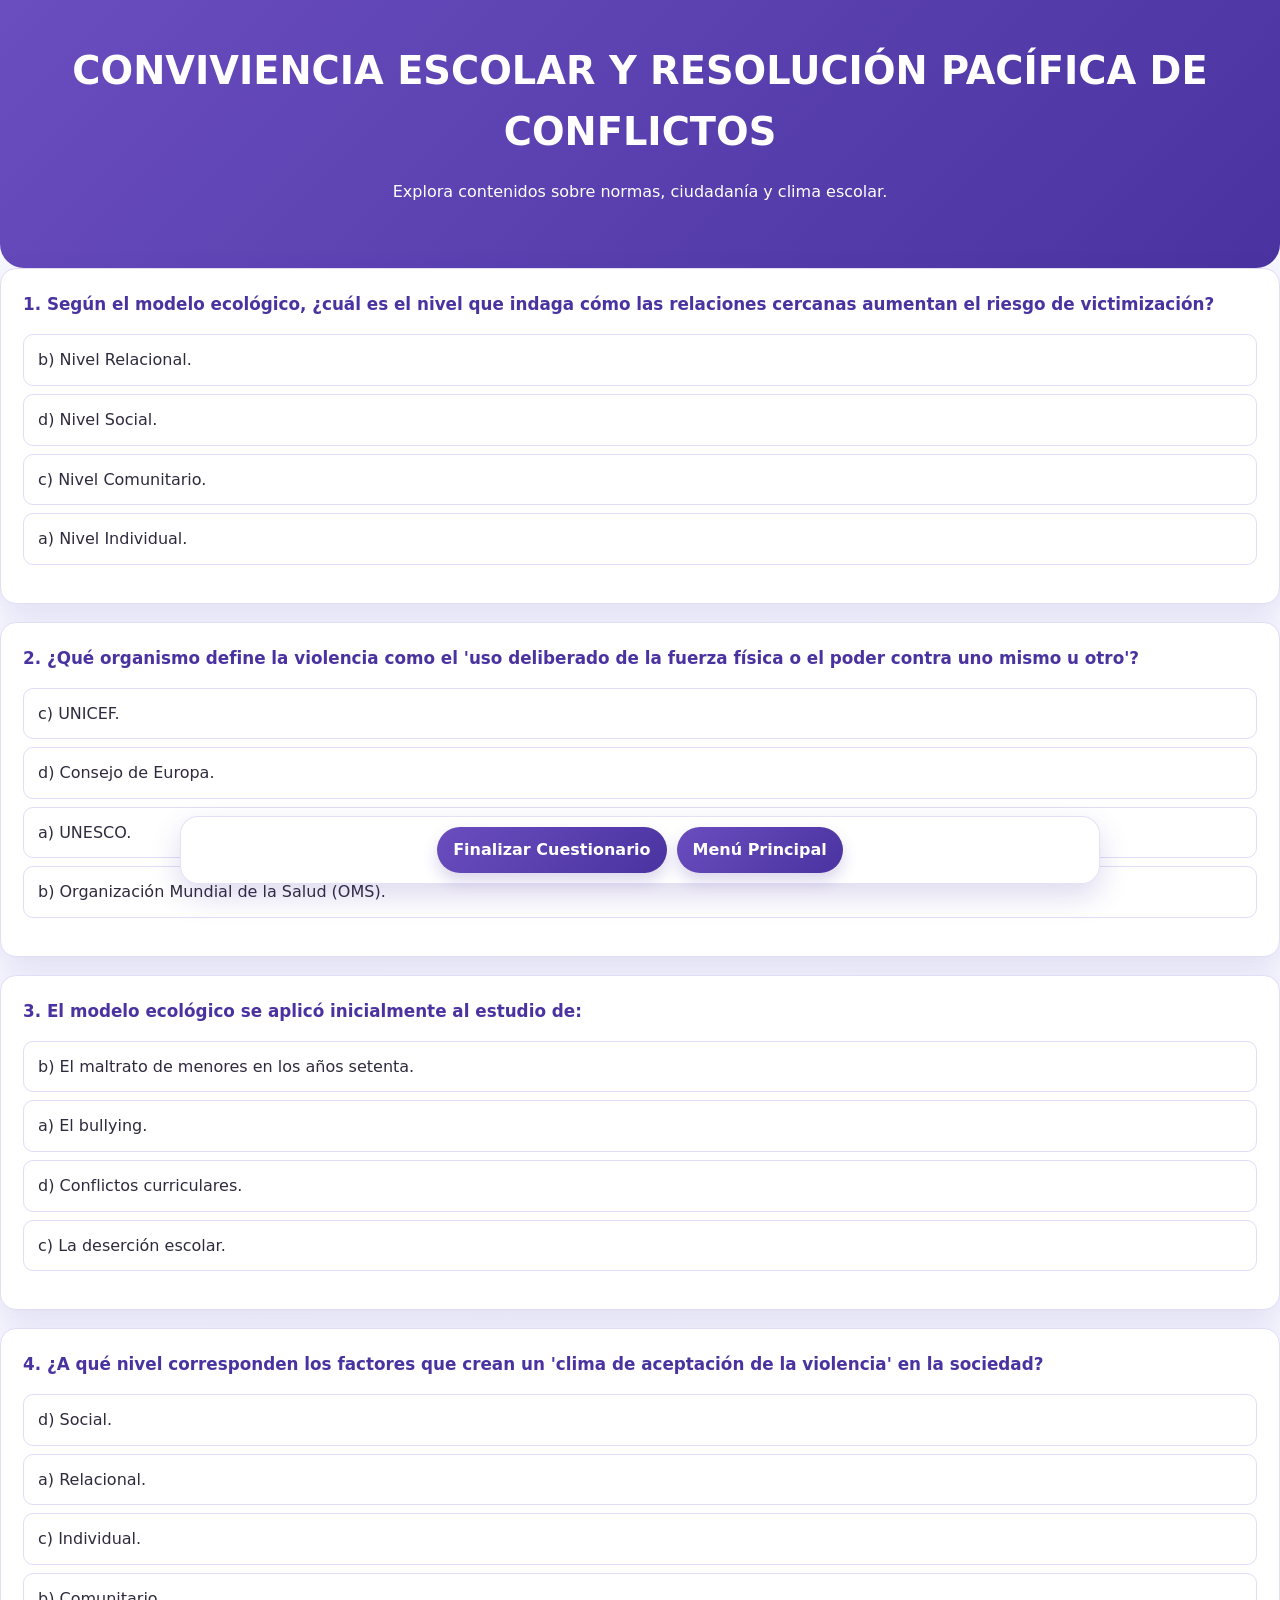
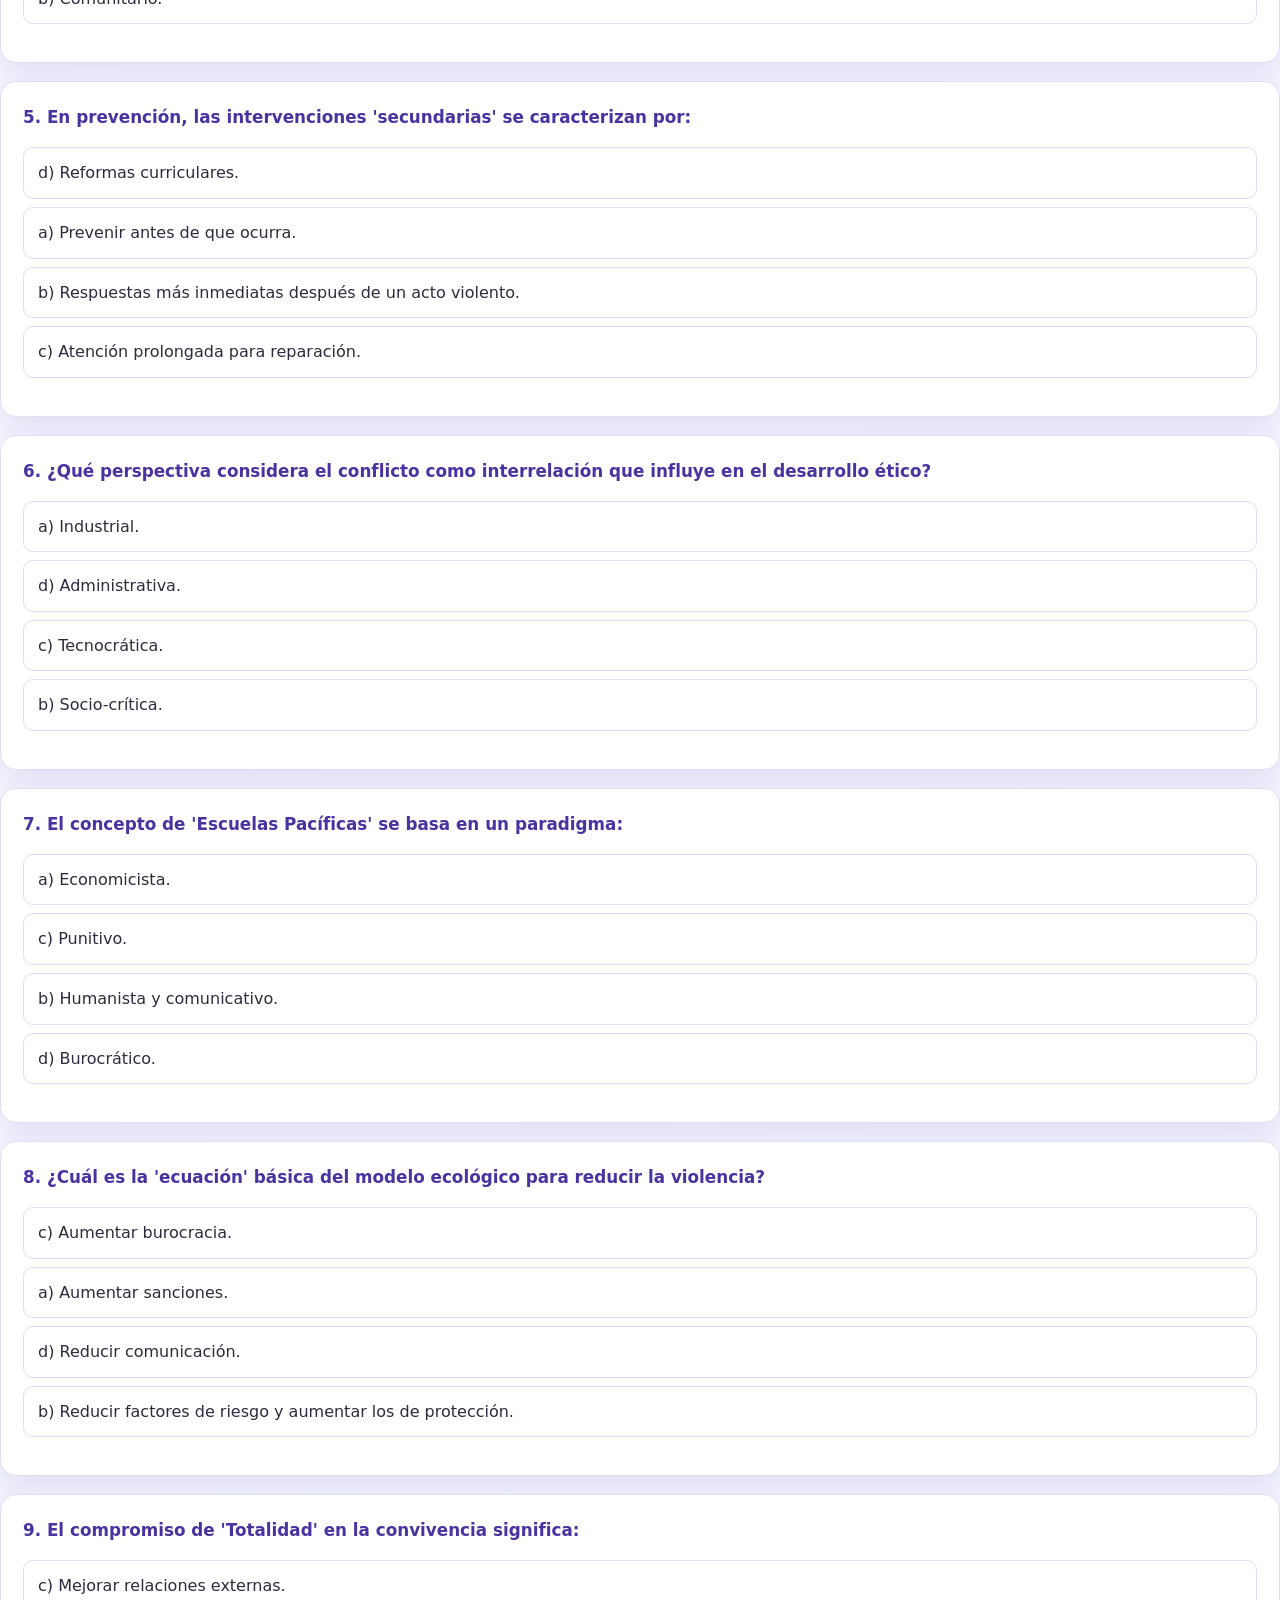
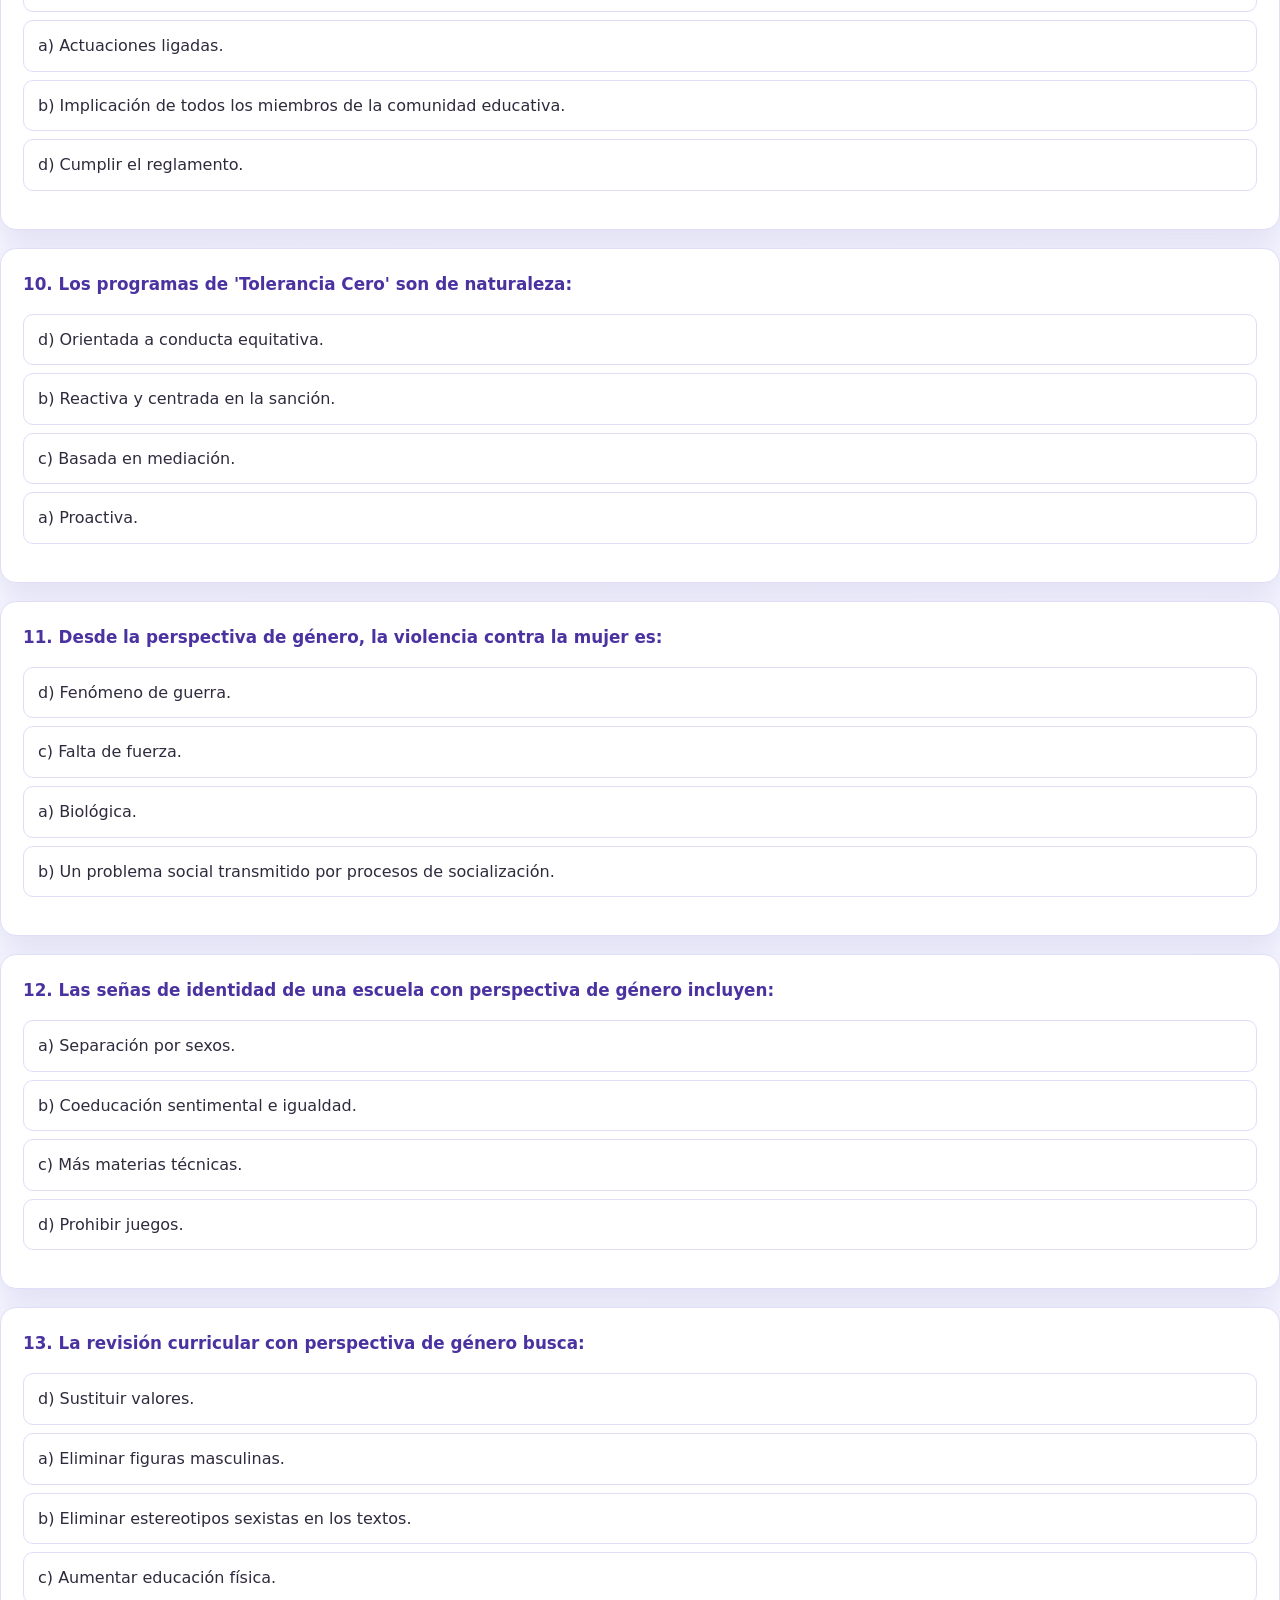
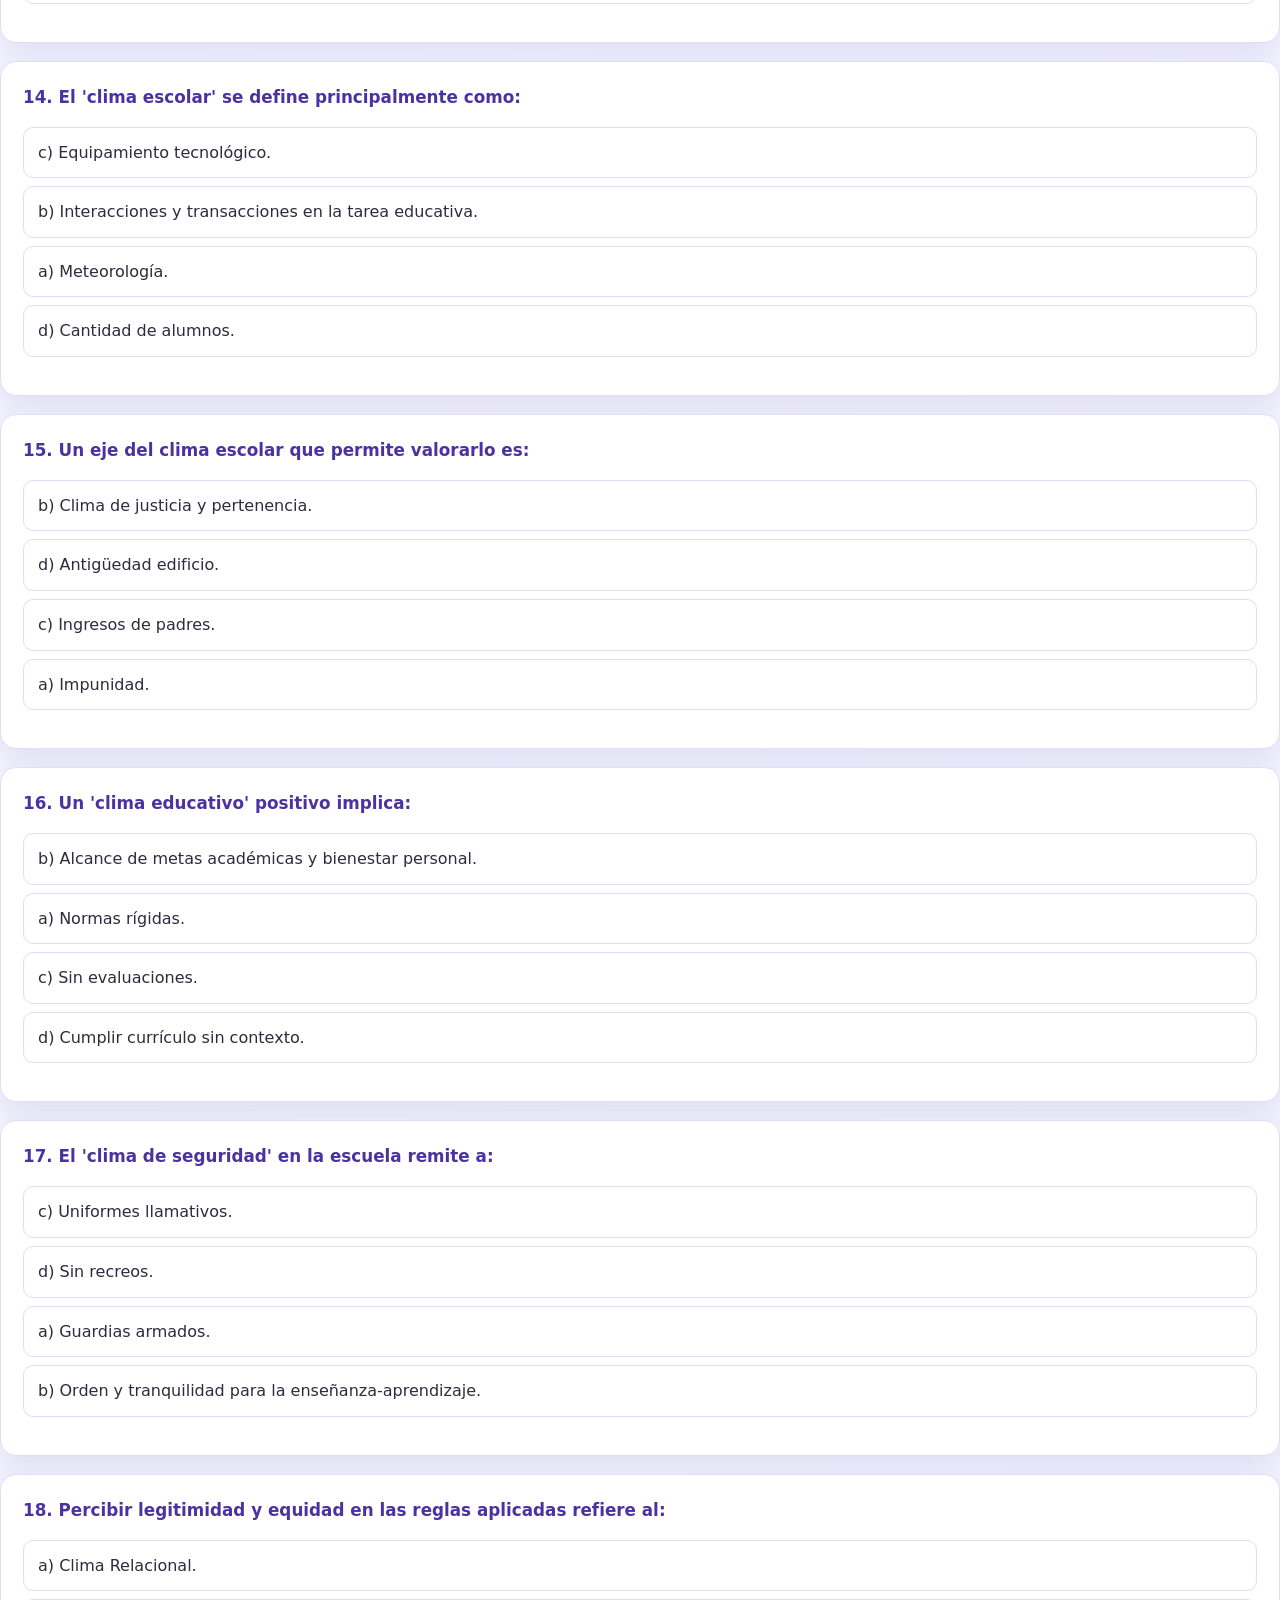
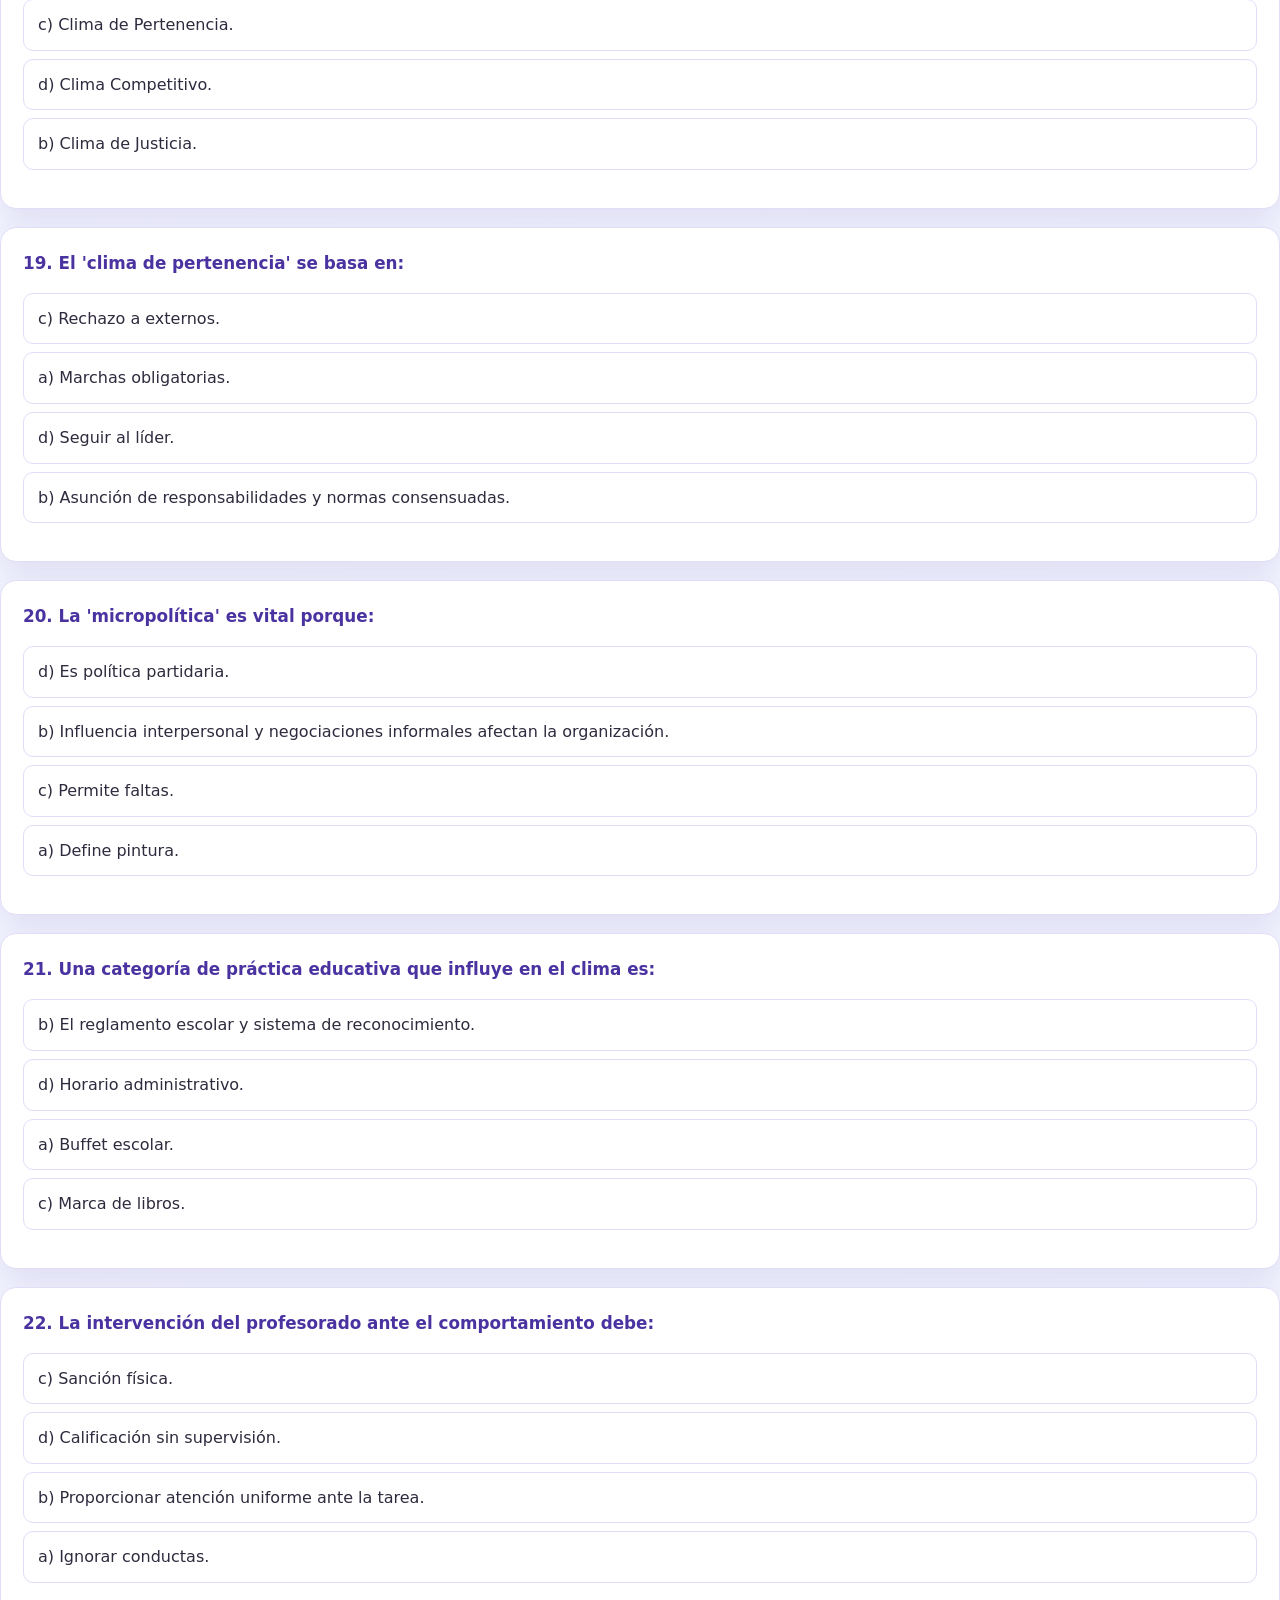
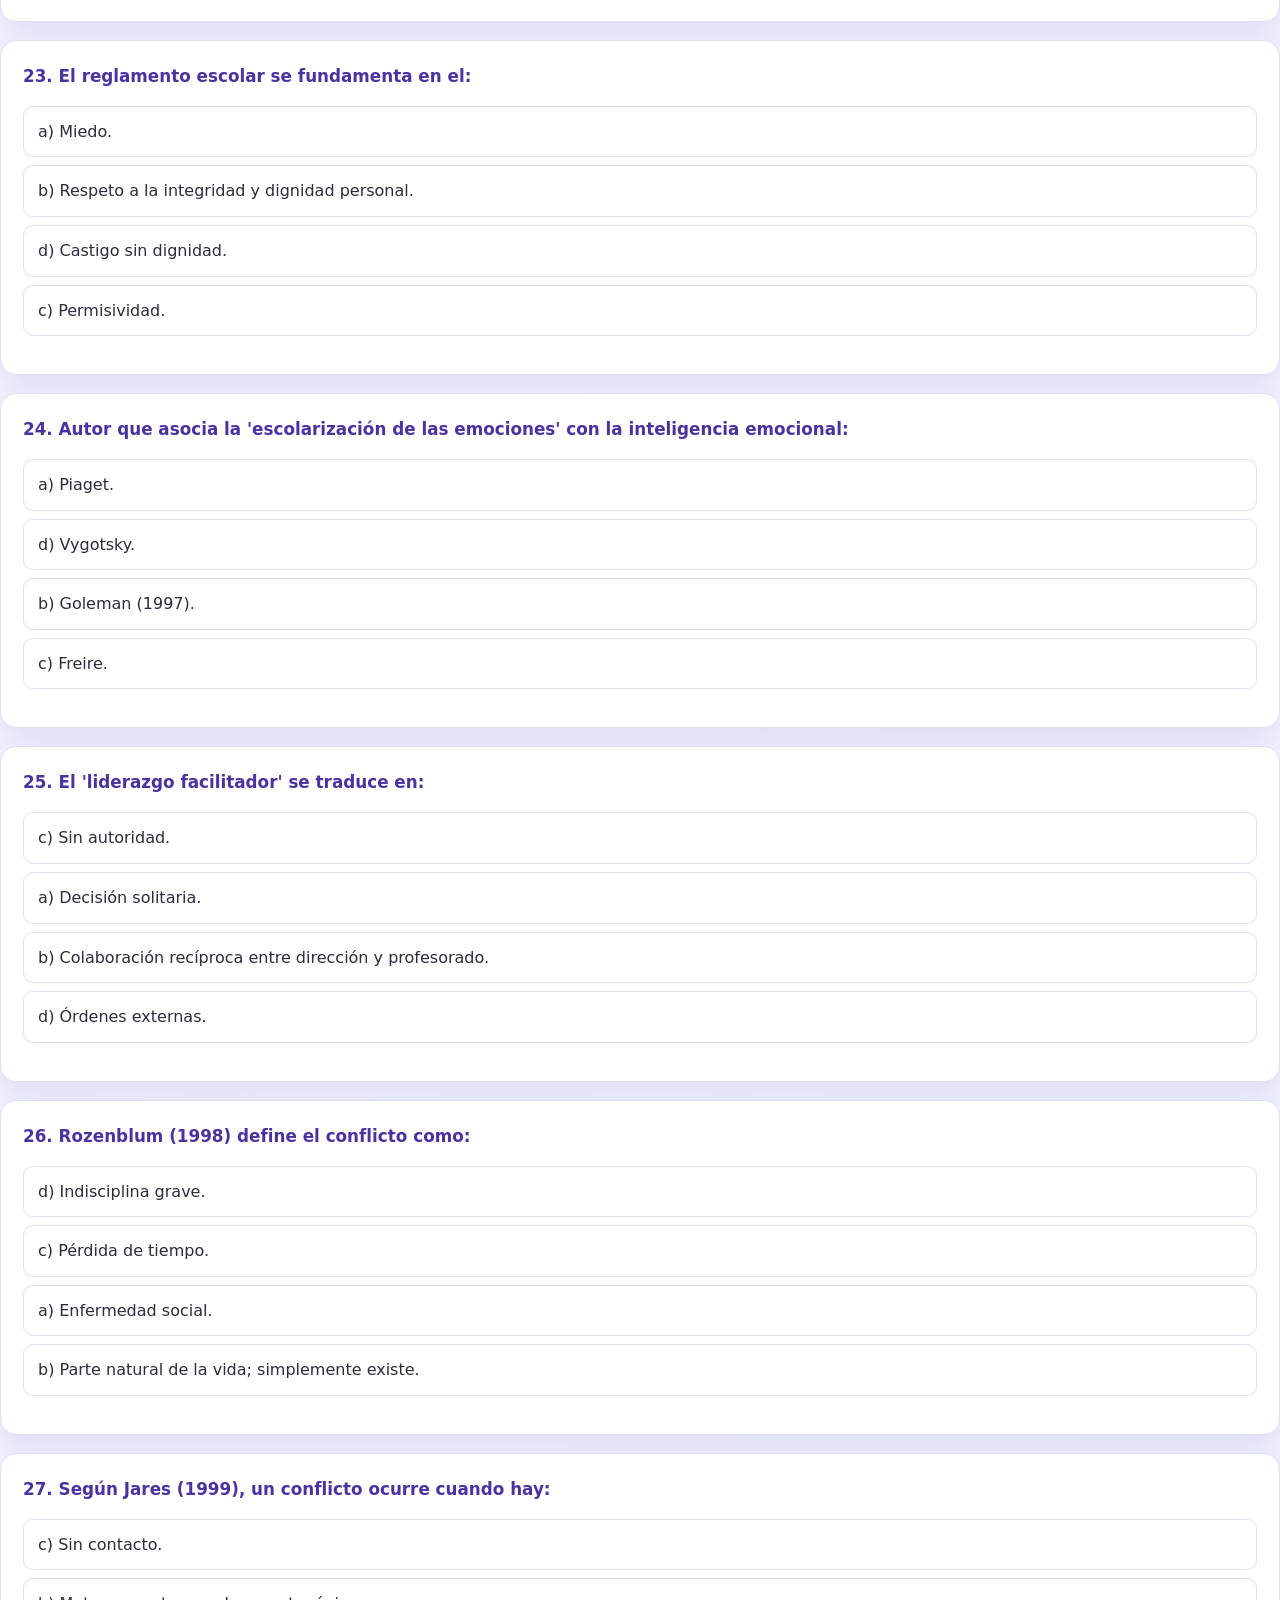
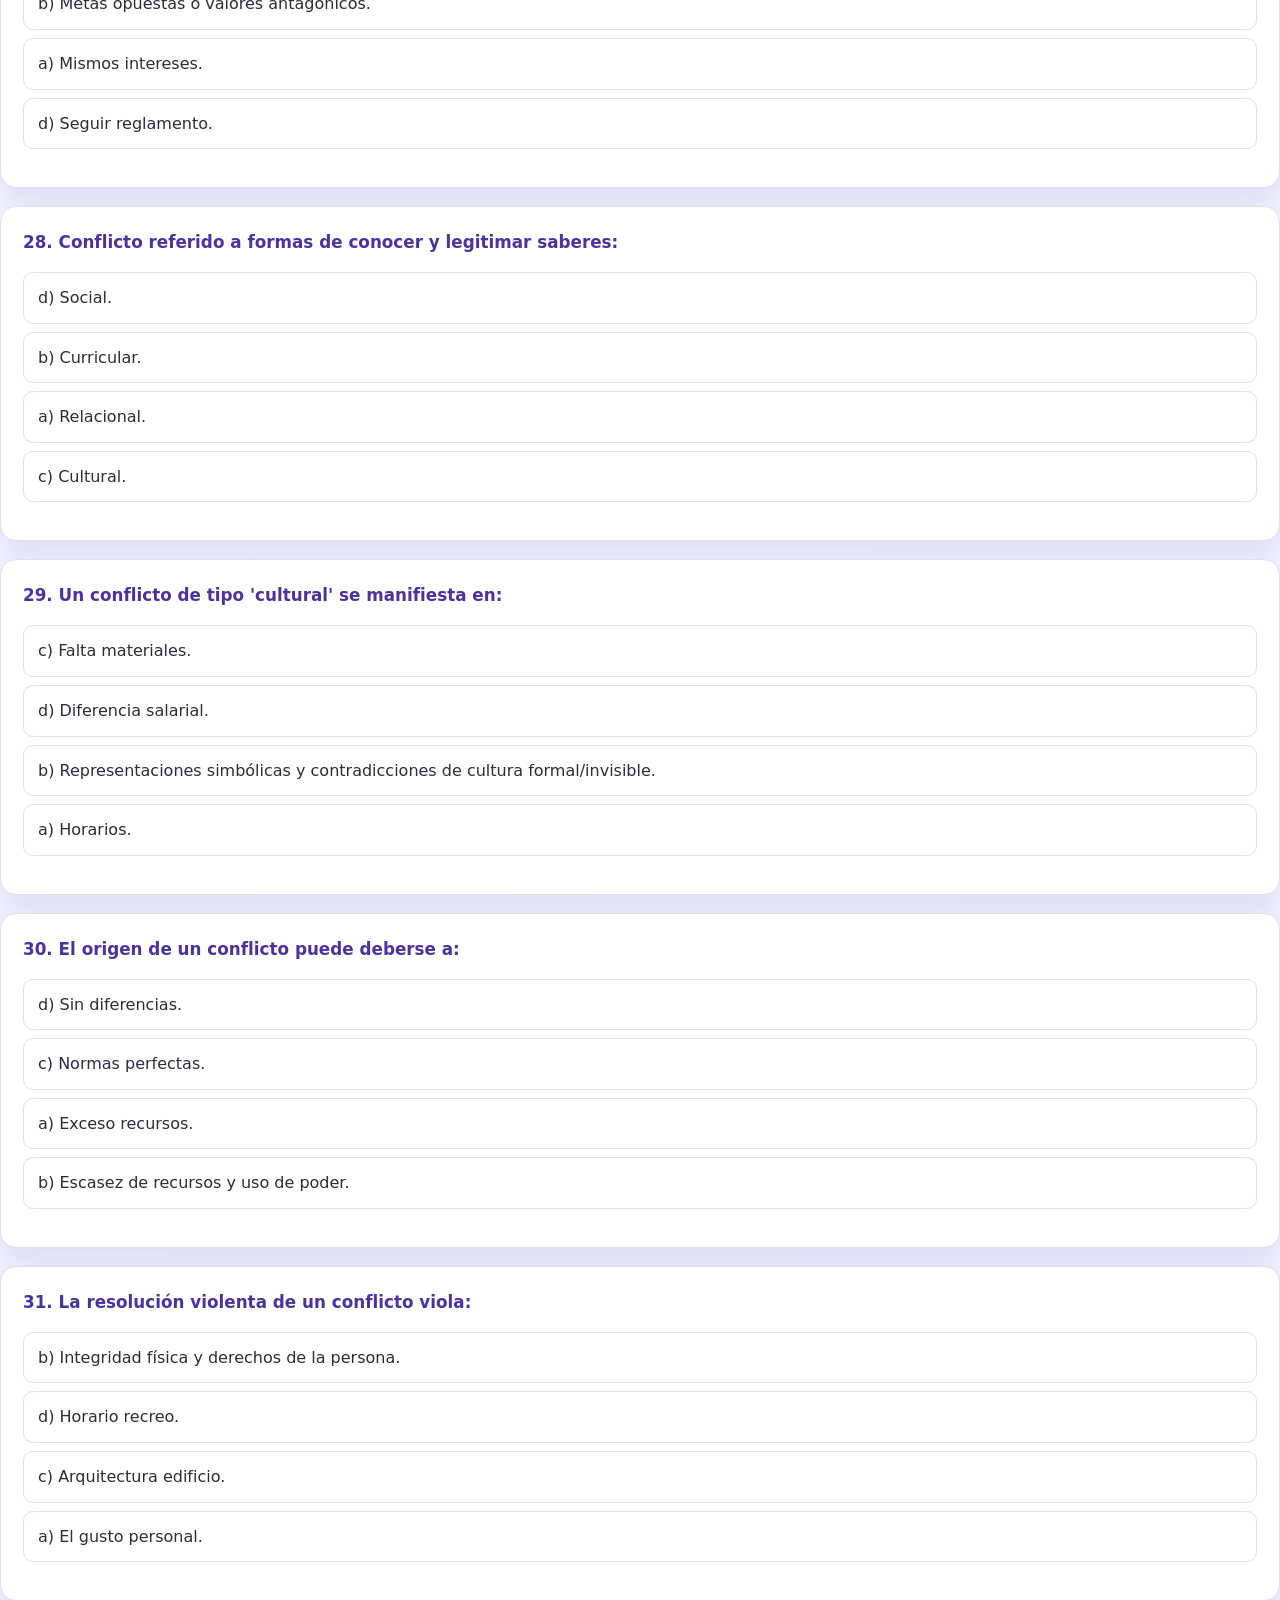
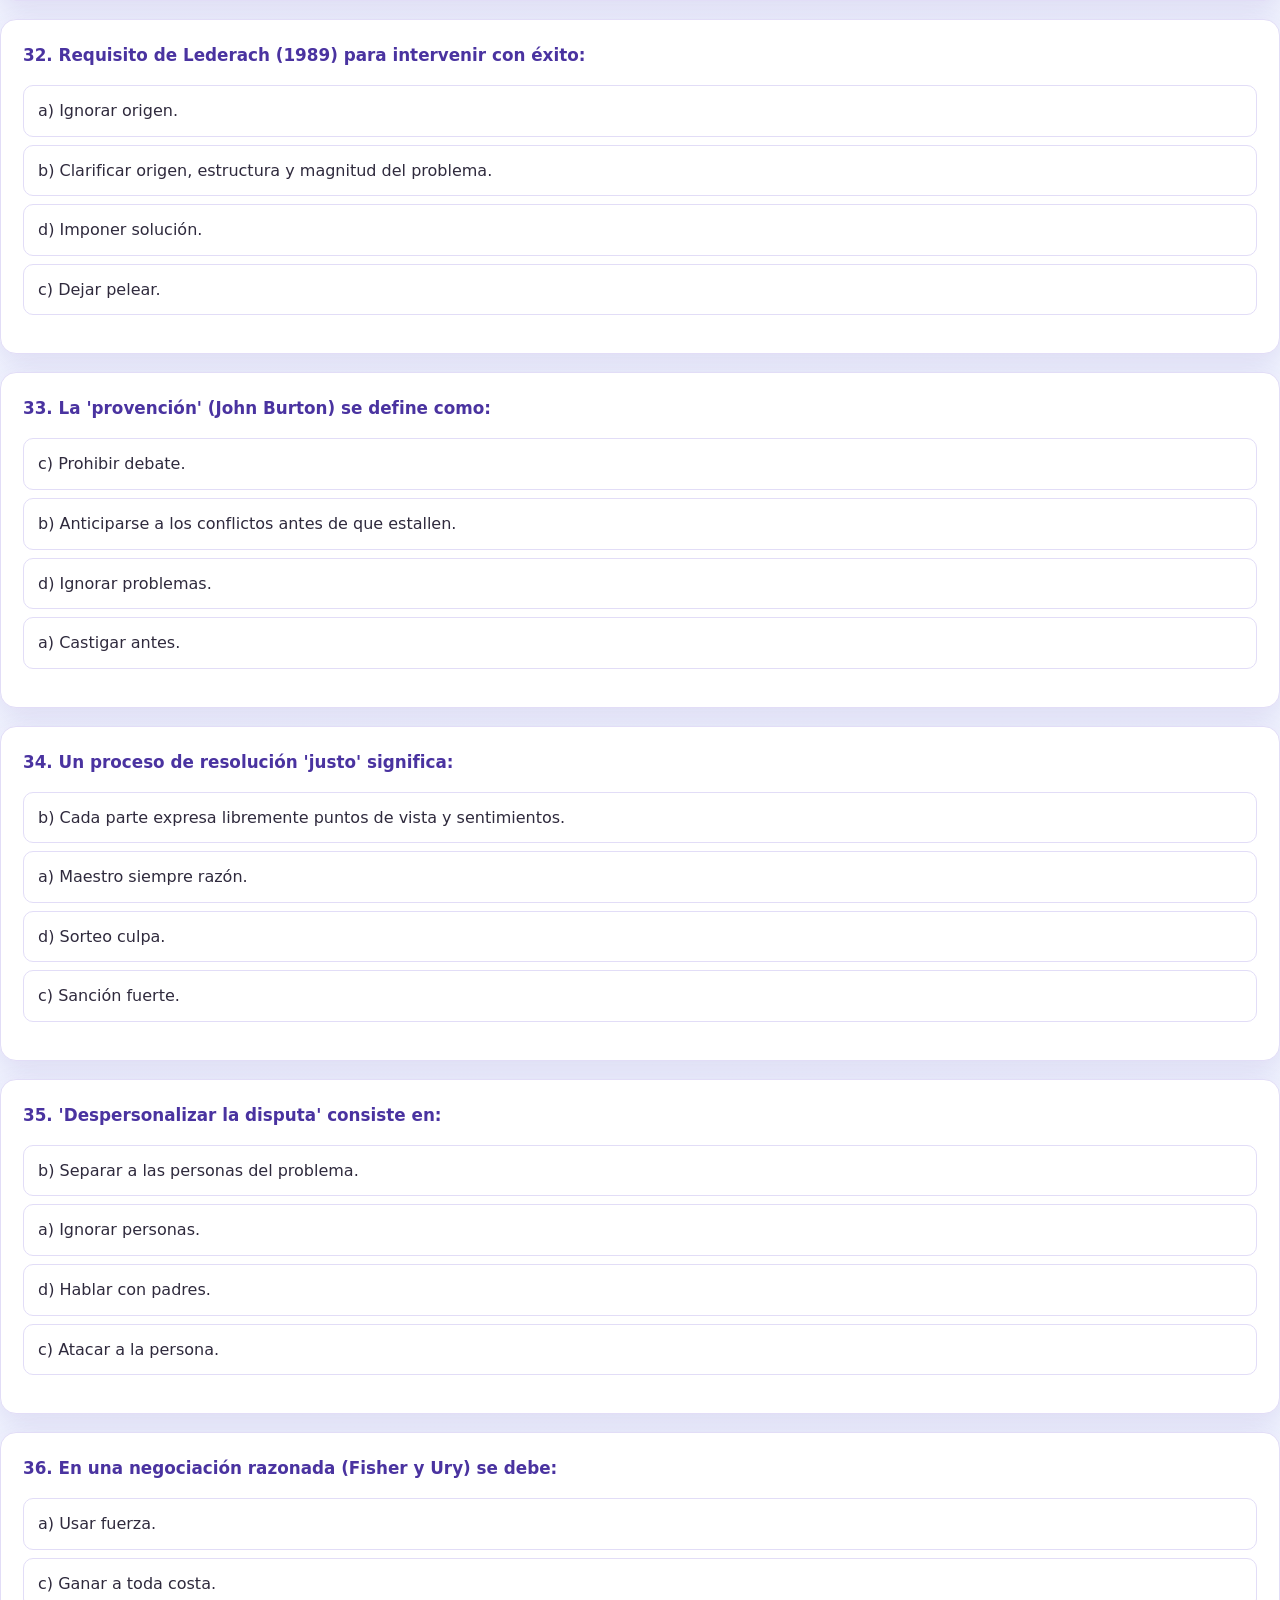
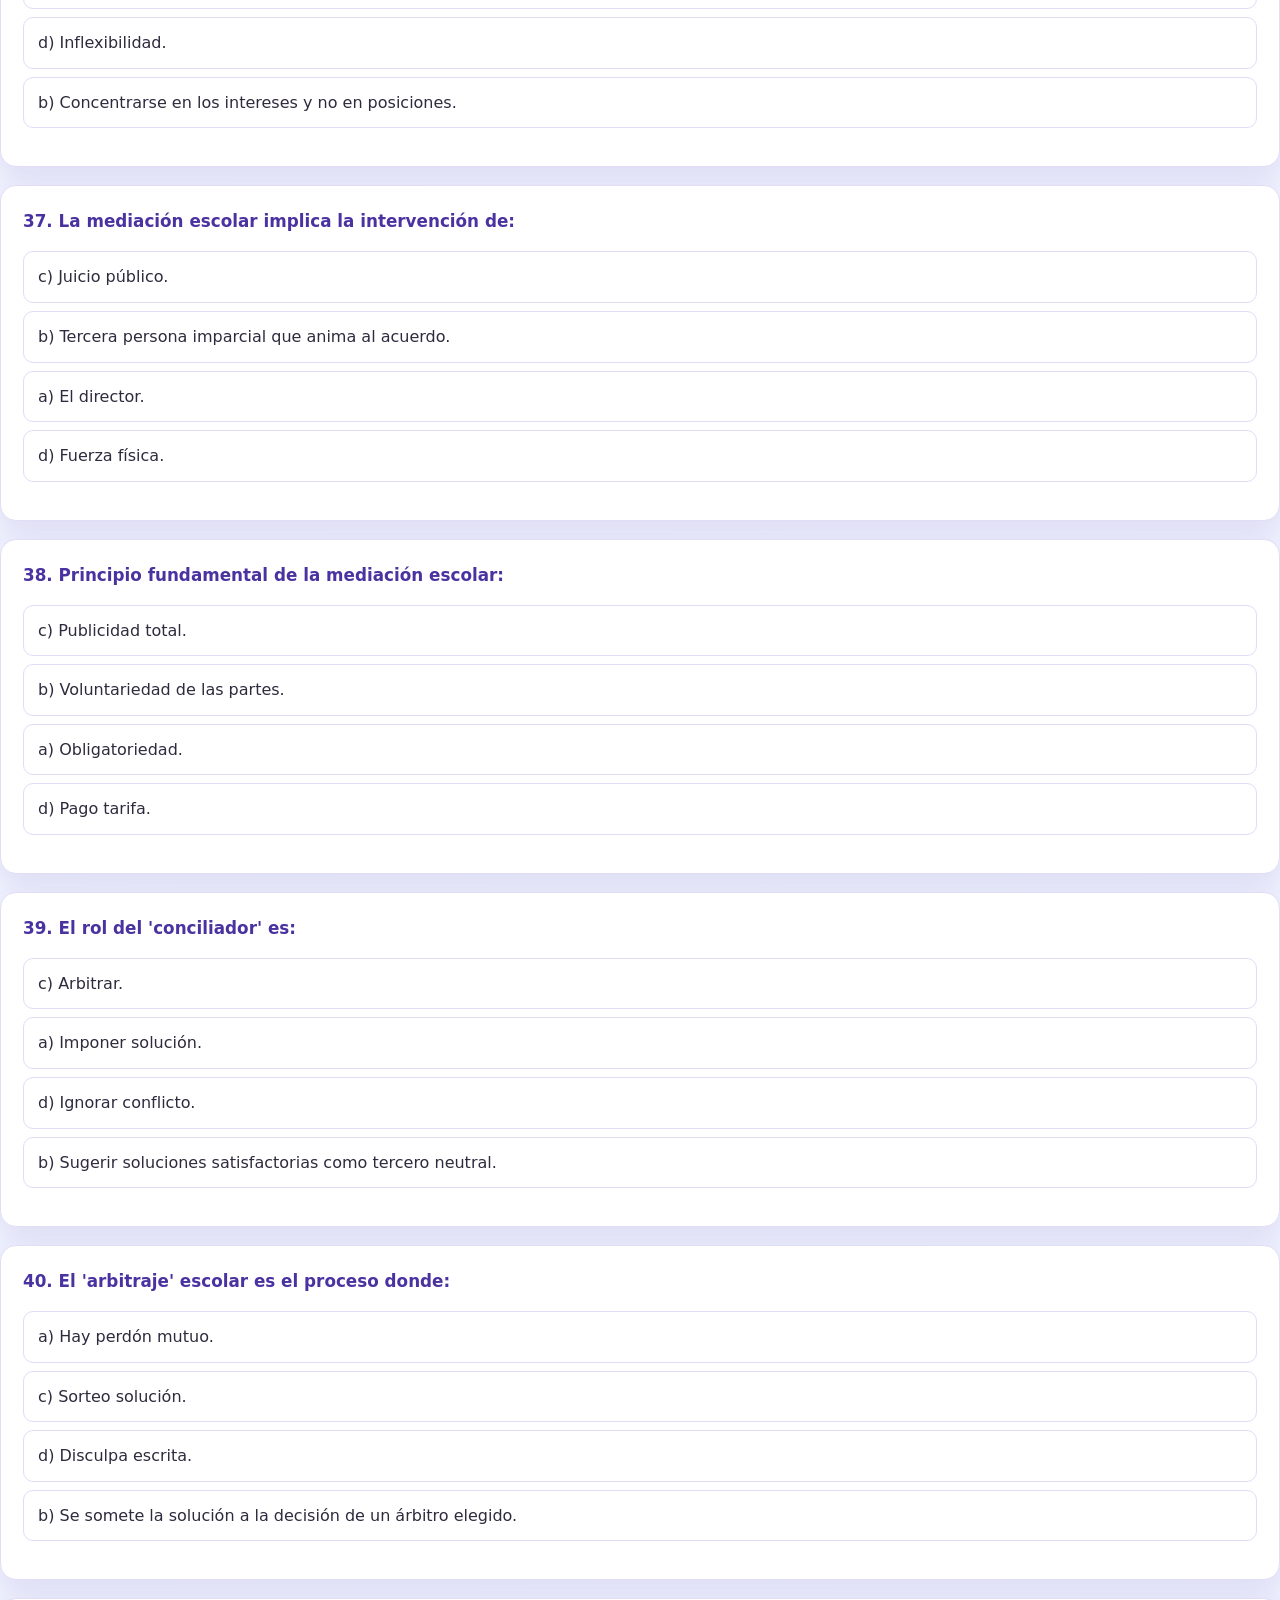
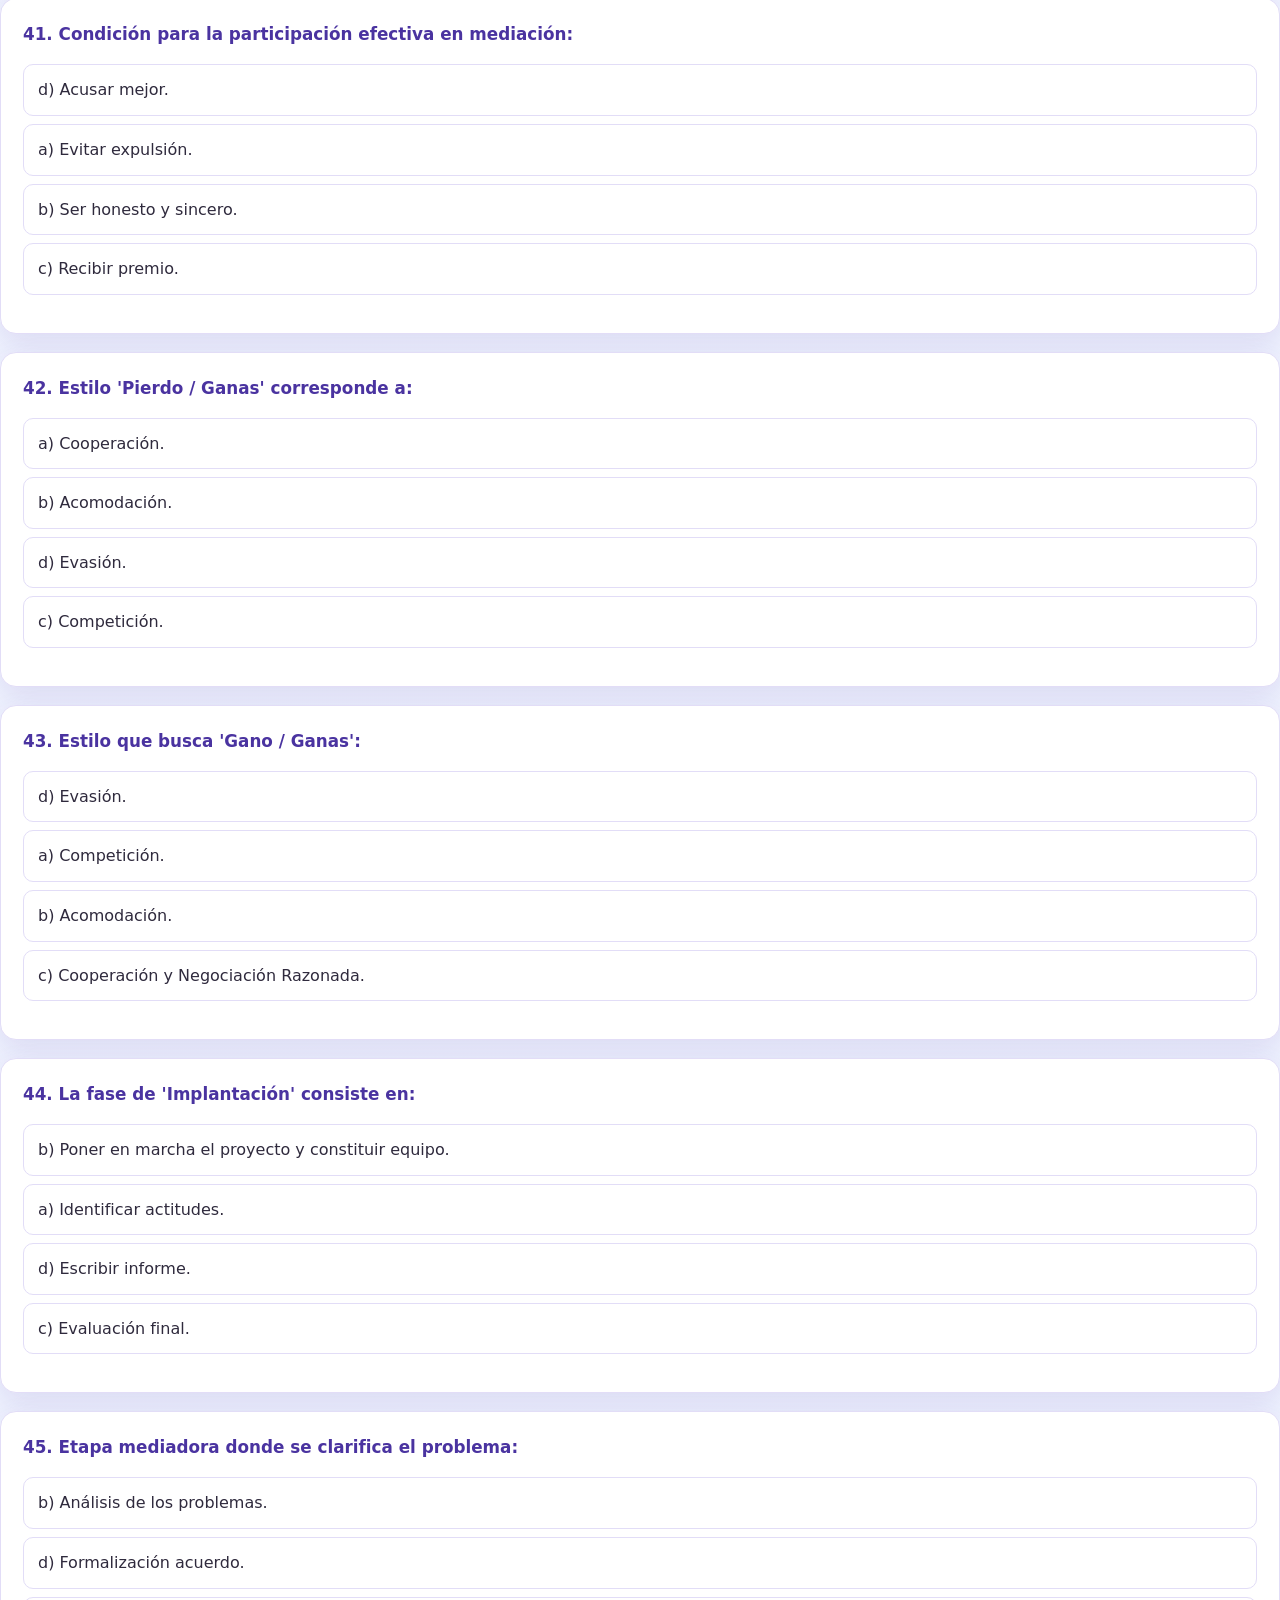
<file: Conviviencia_escolar.html>
<!DOCTYPE html>
<html lang="es">
<head>
    <meta charset="UTF-8">
    <meta name="viewport" content="width=device-width, initial-scale=1.0">
    <title>CONVIVIENCIA ESCOLAR Y RESOLUCIÓN PACÍFICA DE CONFLICTOS</title>
    <link rel="stylesheet" href="styles.css">
</head>
<body>
    <header>
        <h1>CONVIVIENCIA ESCOLAR Y RESOLUCIÓN PACÍFICA DE CONFLICTOS</h1>
        <p>Explora contenidos sobre normas, ciudadanía y clima escolar.</p>
    </header>
    <main id="quiz-container"></main>
    <div id="resultado-final" style="display:none; margin-top:20px; padding:16px; border-radius:14px; background:#fff; border:1px solid #d9dfe3; font-weight:700;"></div>

    <script src="quiz-behavior.js"></script>
    <script>
        const quizData = [
            { q: "1. Según el modelo ecológico, ¿cuál es el nivel que indaga cómo las relaciones cercanas aumentan el riesgo de victimización?", options: ["a) Nivel Individual.", "b) Nivel Relacional.", "c) Nivel Comunitario.", "d) Nivel Social."], correct: 1, retro: "Retroalimentación: El nivel relacional examina las interacciones con compañeros, pareja y familia que configuran el comportamiento (Fuente [9])." },
            { q: "2. ¿Qué organismo define la violencia como el 'uso deliberado de la fuerza física o el poder contra uno mismo u otro'?", options: ["a) UNESCO.", "b) Organización Mundial de la Salud (OMS).", "c) UNICEF.", "d) Consejo de Europa."], correct: 1, retro: "Retroalimentación: La OMS define la violencia centrándose en la intencionalidad del uso del poder y sus consecuencias (Fuente [5])." },
            { q: "3. El modelo ecológico se aplicó inicialmente al estudio de:", options: ["a) El bullying.", "b) El maltrato de menores en los años setenta.", "c) La deserción escolar.", "d) Conflictos curriculares."], correct: 1, retro: "Retroalimentación: Introducido en los setenta, se usó originalmente para comprender el maltrato infantil (Fuente [1])." },
            { q: "4. ¿A qué nivel corresponden los factores que crean un 'clima de aceptación de la violencia' en la sociedad?", options: ["a) Relacional.", "b) Comunitario.", "c) Individual.", "d) Social."], correct: 3, retro: "Retroalimentación: El nivel social examina factores generales que determinan las tasas de violencia en la sociedad (Fuente [9])." },
            { q: "5. En prevención, las intervenciones 'secundarias' se caracterizan por:", options: ["a) Prevenir antes de que ocurra.", "b) Respuestas más inmediatas después de un acto violento.", "c) Atención prolongada para reparación.", "d) Reformas curriculares."], correct: 1, retro: "Retroalimentación: Las medidas secundarias actúan en el tiempo inmediato posterior al fenómeno violento (Fuente [7])." },
            { q: "6. ¿Qué perspectiva considera el conflicto como interrelación que influye en el desarrollo ético?", options: ["a) Industrial.", "b) Socio-crítica.", "c) Tecnocrática.", "d) Administrativa."], correct: 1, retro: "Retroalimentación: Supone una nueva forma de abordar conflictos como construcción colectiva (Fuente [10])." },
            { q: "7. El concepto de 'Escuelas Pacíficas' se basa en un paradigma:", options: ["a) Economicista.", "b) Humanista y comunicativo.", "c) Punitivo.", "d) Burocrático."], correct: 1, retro: "Retroalimentación: Estas escuelas favorecen espacios de confianza y consenso (Fuente [11])." },
            { q: "8. ¿Cuál es la 'ecuación' básica del modelo ecológico para reducir la violencia?", options: ["a) Aumentar sanciones.", "b) Reducir factores de riesgo y aumentar los de protección.", "c) Aumentar burocracia.", "d) Reducir comunicación."], correct: 1, retro: "Retroalimentación: El enfoque busca analizar la situación equilibrando riesgos y protecciones (Fuente [12])." },
            { q: "9. El compromiso de 'Totalidad' en la convivencia significa:", options: ["a) Actuaciones ligadas.", "b) Implicación de todos los miembros de la comunidad educativa.", "c) Mejorar relaciones externas.", "d) Cumplir el reglamento."], correct: 1, retro: "Retroalimentación: La totalidad implica que la política de prevención incluya a cada sector escolar (Fuente [13])." },
            { q: "10. Los programas de 'Tolerancia Cero' son de naturaleza:", options: ["a) Proactiva.", "b) Reactiva y centrada en la sanción.", "c) Basada en mediación.", "d) Orientada a conducta equitativa."], correct: 1, retro: "Retroalimentación: Son reactivos y aplican la sanción ante actos de indisciplina (Fuente [7])." },
            { q: "11. Desde la perspectiva de género, la violencia contra la mujer es:", options: ["a) Biológica.", "b) Un problema social transmitido por procesos de socialización.", "c) Falta de fuerza.", "d) Fenómeno de guerra."], correct: 1, retro: "Retroalimentación: Es un problema social con serias repercusiones para mujeres y niñas (Fuente [14])." },
            { q: "12. Las señas de identidad de una escuela con perspectiva de género incluyen:", options: ["a) Separación por sexos.", "b) Coeducación sentimental e igualdad.", "c) Más materias técnicas.", "d) Prohibir juegos."], correct: 1, retro: "Retroalimentación: Se busca una 'coeducación sentimental' basada en principios de igualdad y respeto (Fuente [15, 16])." },
            { q: "13. La revisión curricular con perspectiva de género busca:", options: ["a) Eliminar figuras masculinas.", "b) Eliminar estereotipos sexistas en los textos.", "c) Aumentar educación física.", "d) Sustituir valores."], correct: 1, retro: "Retroalimentación: Se trata de eliminar estereotipos incorporando aportaciones de mujeres a la historia (Fuente [17])." },
            { q: "14. El 'clima escolar' se define principalmente como:", options: ["a) Meteorología.", "b) Interacciones y transacciones en la tarea educativa.", "c) Equipamiento tecnológico.", "d) Cantidad de alumnos."], correct: 1, retro: "Retroalimentación: Es el conjunto de interacciones generadas en una situación espacio-temporal dada (Fuente [2])." },
            { q: "15. Un eje del clima escolar que permite valorarlo es:", options: ["a) Impunidad.", "b) Clima de justicia y pertenencia.", "c) Ingresos de padres.", "d) Antigüedad edificio."], correct: 1, retro: "Retroalimentación: Se identifican cinco ejes: relacional, educativo, seguridad, justicia y pertenencia (Fuente [18])." },
            { q: "16. Un 'clima educativo' positivo implica:", options: ["a) Normas rígidas.", "b) Alcance de metas académicas y bienestar personal.", "c) Sin evaluaciones.", "d) Cumplir currículo sin contexto."], correct: 1, retro: "Retroalimentación: Favorece la educación en valores y da sentido a los aprendizajes (Fuente [19])." },
            { q: "17. El 'clima de seguridad' en la escuela remite a:", options: ["a) Guardias armados.", "b) Orden y tranquilidad para la enseñanza-aprendizaje.", "c) Uniformes llamativos.", "d) Sin recreos."], correct: 1, retro: "Retroalimentación: Remite al orden necesario para que se produzca el proceso educativo (Fuente [20])." },
            { q: "18. Percibir legitimidad y equidad en las reglas aplicadas refiere al:", options: ["a) Clima Relacional.", "b) Clima de Justicia.", "c) Clima de Pertenencia.", "d) Clima Competitivo."], correct: 1, retro: "Retroalimentación: Se reconoce la legitimidad de las reglas sin arbitrariedad (Fuente [21])." },
            { q: "19. El 'clima de pertenencia' se basa en:", options: ["a) Marchas obligatorias.", "b) Asunción de responsabilidades y normas consensuadas.", "c) Rechazo a externos.", "d) Seguir al líder."], correct: 1, retro: "Retroalimentación: Permite la cohesión de los grupos y favorece lazos estables (Fuente [21])." },
            { q: "20. La 'micropolítica' es vital porque:", options: ["a) Define pintura.", "b) Influencia interpersonal y negociaciones informales afectan la organización.", "c) Permite faltas.", "d) Es política partidaria."], correct: 1, retro: "Retroalimentación: Los centros son territorios donde las negociaciones entre bastidores son importantes (Fuente [2, 22])." },
            { q: "21. Una categoría de práctica educativa que influye en el clima es:", options: ["a) Buffet escolar.", "b) El reglamento escolar y sistema de reconocimiento.", "c) Marca de libros.", "d) Horario administrativo."], correct: 1, retro: "Retroalimentación: El reglamento es un instrumento valioso de prevención de conductas indeseables (Fuente [8, 23])." },
            { q: "22. La intervención del profesorado ante el comportamiento debe:", options: ["a) Ignorar conductas.", "b) Proporcionar atención uniforme ante la tarea.", "c) Sanción física.", "d) Calificación sin supervisión."], correct: 1, retro: "Retroalimentación: Se debe mantener una actitud uniforme y constante ante el trabajo del alumno (Fuente [24])." },
            { q: "23. El reglamento escolar se fundamenta en el:", options: ["a) Miedo.", "b) Respeto a la integridad y dignidad personal.", "c) Permisividad.", "d) Castigo sin dignidad."], correct: 1, retro: "Retroalimentación: Se fundamenta en el principio de respeto a la integridad y refuerzo de la autoestima (Fuente [8])." },
            { q: "24. Autor que asocia la 'escolarización de las emociones' con la inteligencia emocional:", options: ["a) Piaget.", "b) Goleman (1997).", "c) Freire.", "d) Vygotsky."], correct: 1, retro: "Retroalimentación: Goleman destaca el control de las emociones para el bienestar personal (Fuente [25])." },
            { q: "25. El 'liderazgo facilitador' se traduce en:", options: ["a) Decisión solitaria.", "b) Colaboración recíproca entre dirección y profesorado.", "c) Sin autoridad.", "d) Órdenes externas."], correct: 1, retro: "Retroalimentación: Se traduce en una estrecha colaboración para la investigación e innovación (Fuente [26])." },
            { q: "26. Rozenblum (1998) define el conflicto como:", options: ["a) Enfermedad social.", "b) Parte natural de la vida; simplemente existe.", "c) Pérdida de tiempo.", "d) Indisciplina grave."], correct: 1, retro: "Retroalimentación: El conflicto es inherente a las relaciones humanas (Fuente [6])." },
            { q: "27. Según Jares (1999), un conflicto ocurre cuando hay:", options: ["a) Mismos intereses.", "b) Metas opuestas o valores antagónicos.", "c) Sin contacto.", "d) Seguir reglamento."], correct: 1, retro: "Retroalimentación: Ocurre cuando se perciben metas o intereses divergentes (Fuente [6, 27])." },
            { q: "28. Conflicto referido a formas de conocer y legitimar saberes:", options: ["a) Relacional.", "b) Curricular.", "c) Cultural.", "d) Social."], correct: 1, retro: "Retroalimentación: El conflicto curricular atiende a discrepancias en el proceso de enseñanza-aprendizaje (Fuente [28])." },
            { q: "29. Un conflicto de tipo 'cultural' se manifiesta en:", options: ["a) Horarios.", "b) Representaciones simbólicas y contradicciones de cultura formal/invisible.", "c) Falta materiales.", "d) Diferencia salarial."], correct: 1, retro: "Retroalimentación: Desvela las contradicciones entre la cultura escolar formal y la invisible (Fuente [28])." },
            { q: "30. El origen de un conflicto puede deberse a:", options: ["a) Exceso recursos.", "b) Escasez de recursos y uso de poder.", "c) Normas perfectas.", "d) Sin diferencias."], correct: 1, retro: "Retroalimentación: Causas comunes son la escasez de recursos y el predominio cultural (Fuente [29])." },
            { q: "31. La resolución violenta de un conflicto viola:", options: ["a) El gusto personal.", "b) Integridad física y derechos de la persona.", "c) Arquitectura edificio.", "d) Horario recreo."], correct: 1, retro: "Retroalimentación: Los conflictos resueltos violentamente constituyen una violación a la integridad (Fuente [29])." },
            { q: "32. Requisito de Lederach (1989) para intervenir con éxito:", options: ["a) Ignorar origen.", "b) Clarificar origen, estructura y magnitud del problema.", "c) Dejar pelear.", "d) Imponer solución."], correct: 1, retro: "Retroalimentación: Es vital clarificar quién está involucrado y qué influye (Fuente [30])." },
            { q: "33. La 'provención' (John Burton) se define como:", options: ["a) Castigar antes.", "b) Anticiparse a los conflictos antes de que estallen.", "c) Prohibir debate.", "d) Ignorar problemas."], correct: 1, retro: "Retroalimentación: Significa anticiparse para que no generen manifestaciones negativas (Fuente [31, 32])." },
            { q: "34. Un proceso de resolución 'justo' significa:", options: ["a) Maestro siempre razón.", "b) Cada parte expresa libremente puntos de vista y sentimientos.", "c) Sanción fuerte.", "d) Sorteo culpa."], correct: 1, retro: "Retroalimentación: Ser escuchado con respeto y sin interrumpir es clave (Fuente [3, 33])." },
            { q: "35. 'Despersonalizar la disputa' consiste en:", options: ["a) Ignorar personas.", "b) Separar a las personas del problema.", "c) Atacar a la persona.", "d) Hablar con padres."], correct: 1, retro: "Retroalimentación: Permite centrarse en los intereses y no en ataques personales (Fuente [4])." },
            { q: "36. En una negociación razonada (Fisher y Ury) se debe:", options: ["a) Usar fuerza.", "b) Concentrarse en los intereses y no en posiciones.", "c) Ganar a toda costa.", "d) Inflexibilidad."], correct: 1, retro: "Retroalimentación: Identificar intereses permite soluciones ventajosas mutuas (Fuente [4, 34])." },
            { q: "37. La mediación escolar implica la intervención de:", options: ["a) El director.", "b) Tercera persona imparcial que anima al acuerdo.", "c) Juicio público.", "d) Fuerza física."], correct: 1, retro: "Retroalimentación: Es la intervención de un tercero neutral para facilitar acuerdos (Fuente [3, 35, 36])." },
            { q: "38. Principio fundamental de la mediación escolar:", options: ["a) Obligatoriedad.", "b) Voluntariedad de las partes.", "c) Publicidad total.", "d) Pago tarifa."], correct: 1, retro: "Retroalimentación: La voluntariedad es esencial para incorporarse a la dinámica (Fuente [3, 37])." },
            { q: "39. El rol del 'conciliador' es:", options: ["a) Imponer solución.", "b) Sugerir soluciones satisfactorias como tercero neutral.", "c) Arbitrar.", "d) Ignorar conflicto."], correct: 1, retro: "Retroalimentación: El conciliador propone soluciones posibles para examen de las partes (Fuente [35])." },
            { q: "40. El 'arbitraje' escolar es el proceso donde:", options: ["a) Hay perdón mutuo.", "b) Se somete la solución a la decisión de un árbitro elegido.", "c) Sorteo solución.", "d) Disculpa escrita."], correct: 1, retro: "Retroalimentación: Las partes someten la solución a un árbitro por su autoridad (Fuente [29, 35])." },
            { q: "41. Condición para la participación efectiva en mediación:", options: ["a) Evitar expulsión.", "b) Ser honesto y sincero.", "c) Recibir premio.", "d) Acusar mejor."], correct: 1, retro: "Retroalimentación: La sinceridad es base para reconstruir la confianza (Fuente [3])." },
            { q: "42. Estilo 'Pierdo / Ganas' corresponde a:", options: ["a) Cooperación.", "b) Acomodación.", "c) Competición.", "d) Evasión."], correct: 1, retro: "Retroalimentación: El estilo de acomodación implica ceder ante el otro (Fuente [38])." },
            { q: "43. Estilo que busca 'Gano / Ganas':", options: ["a) Competición.", "b) Acomodación.", "c) Cooperación y Negociación Razonada.", "d) Evasión."], correct: 2, retro: "Retroalimentación: Permite una manera compartida de crecer y mejorarse (Fuente [38, 39])." },
            { q: "44. La fase de 'Implantación' consiste en:", options: ["a) Identificar actitudes.", "b) Poner en marcha el proyecto y constituir equipo.", "c) Evaluación final.", "d) Escribir informe."], correct: 1, retro: "Retroalimentación: En esta fase se rentabiliza el uso del proyecto escolar (Fuente [40, 41])." },
            { q: "45. Etapa mediadora donde se clarifica el problema:", options: ["a) Colaboración inicial.", "b) Análisis de los problemas.", "c) Elaboración opciones.", "d) Formalización acuerdo."], correct: 1, retro: "Retroalimentación: Permite comprender recíprocamente los intereses del otro (Fuente [42])." },
            { q: "46. El 'principio de habilidad' (Cortina) implica:", options: ["a) Fuerza física.", "b) Analizar causas e imaginar alternativas positivas.", "c) Saber mentir.", "d) Ignorar sentimientos."], correct: 1, retro: "Retroalimentación: Implica analizar causas y valorar consecuencias (Fuente [43])." },
            { q: "47. El 'clima relacional' hace referencia a:", options: ["a) Solo Ministerio.", "b) Relaciones entre miembros en dimensión socio-afectiva.", "c) Amigos del director.", "d) Competencia entre colegios."], correct: 1, retro: "Retroalimentación: Se basa en la bondad de los contactos interpersonales (Fuente [18, 23, 44])." },
            { q: "48. Factor de riesgo individual de violencia:", options: ["a) Uniformes limpios.", "b) Impulsividad, bajo nivel educativo y sustancias.", "c) Tareas a tiempo.", "d) Participar en coro."], correct: 1, retro: "Retroalimentación: Factores biológicos y de historia personal influyen (Fuente [9])." },
            { q: "49. La Cultura de Paz en el currículo debe ser:", options: ["a) Opcional.", "b) Transversal.", "c) Solo en Cívica.", "d) Para indisciplinados."], correct: 1, retro: "Retroalimentación: Debe estar integrada de manera transversal en el centro (Fuente [27, 37])." },
            { q: "50. El 'Seguimiento y Balance' en mediación sirve para:", options: ["a) Buscar culpables.", "b) Revisar el acuerdo por las partes en caso necesario.", "c) Cobrar multas.", "d) Publicar secretos."], correct: 1, retro: "Retroalimentación: Consiste en realizar un seguimiento de la solución tomada (Fuente [42])." }
        ];
        shuffleOptions(quizData);

        const container = document.getElementById('quiz-container');
        const resumenFinal = document.getElementById('resultado-final');
        let aciertos = 0;
        const respuestas = {};

        function actualizarResumen() {
            const totalPreguntas = (typeof questions !== 'undefined' ? questions : quizData).length;
            const porcentaje = totalPreguntas ? (aciertos / totalPreguntas) * 100 : 0;
            resumenFinal.style.display = 'block';
            resumenFinal.innerHTML = `Porcentaje de acertividad: ${porcentaje.toFixed(2)}%<br>Aciertos: ${aciertos} / ${totalPreguntas}`;
        }

        function registrarRespuesta(qIdx, esCorrecta) {
            if (respuestas[qIdx] !== undefined) return;
            respuestas[qIdx] = esCorrecta;
            if (esCorrecta) {
                aciertos++;
            }
            actualizarResumen();
        }

        quizData.forEach((item, index) => {
            const card = document.createElement('div');
            card.className = 'question-card';
            card.innerHTML = `<div class="question-text">${item.q}</div>`;
            
            const list = document.createElement('ul');
            list.className = 'options';
            
            item.options.forEach((opt, optIndex) => {
                const li = document.createElement('li');
                li.innerText = opt;
                li.onclick = () => {
                    const feedback = document.getElementById(`feedback-${index}`);
                    feedback.style.display = 'block';
                    if (optIndex === item.correct) {
                        registrarRespuesta(index, true);
                        feedback.innerText = item.retro;
                        feedback.className = 'feedback correct';
                    } else {
                        registrarRespuesta(index, false);
                        feedback.innerText = "vuelve a analizar la pregunta";
                        feedback.className = 'feedback incorrect';
                    }
                };
                list.appendChild(li);
            });
            
            card.appendChild(list);
            const feedbackDiv = document.createElement('div');
            feedbackDiv.id = `feedback-${index}`;
            feedbackDiv.className = 'feedback';
            card.appendChild(feedbackDiv);
            container.appendChild(card);
        });
    </script>
</body>
</html>
</file>
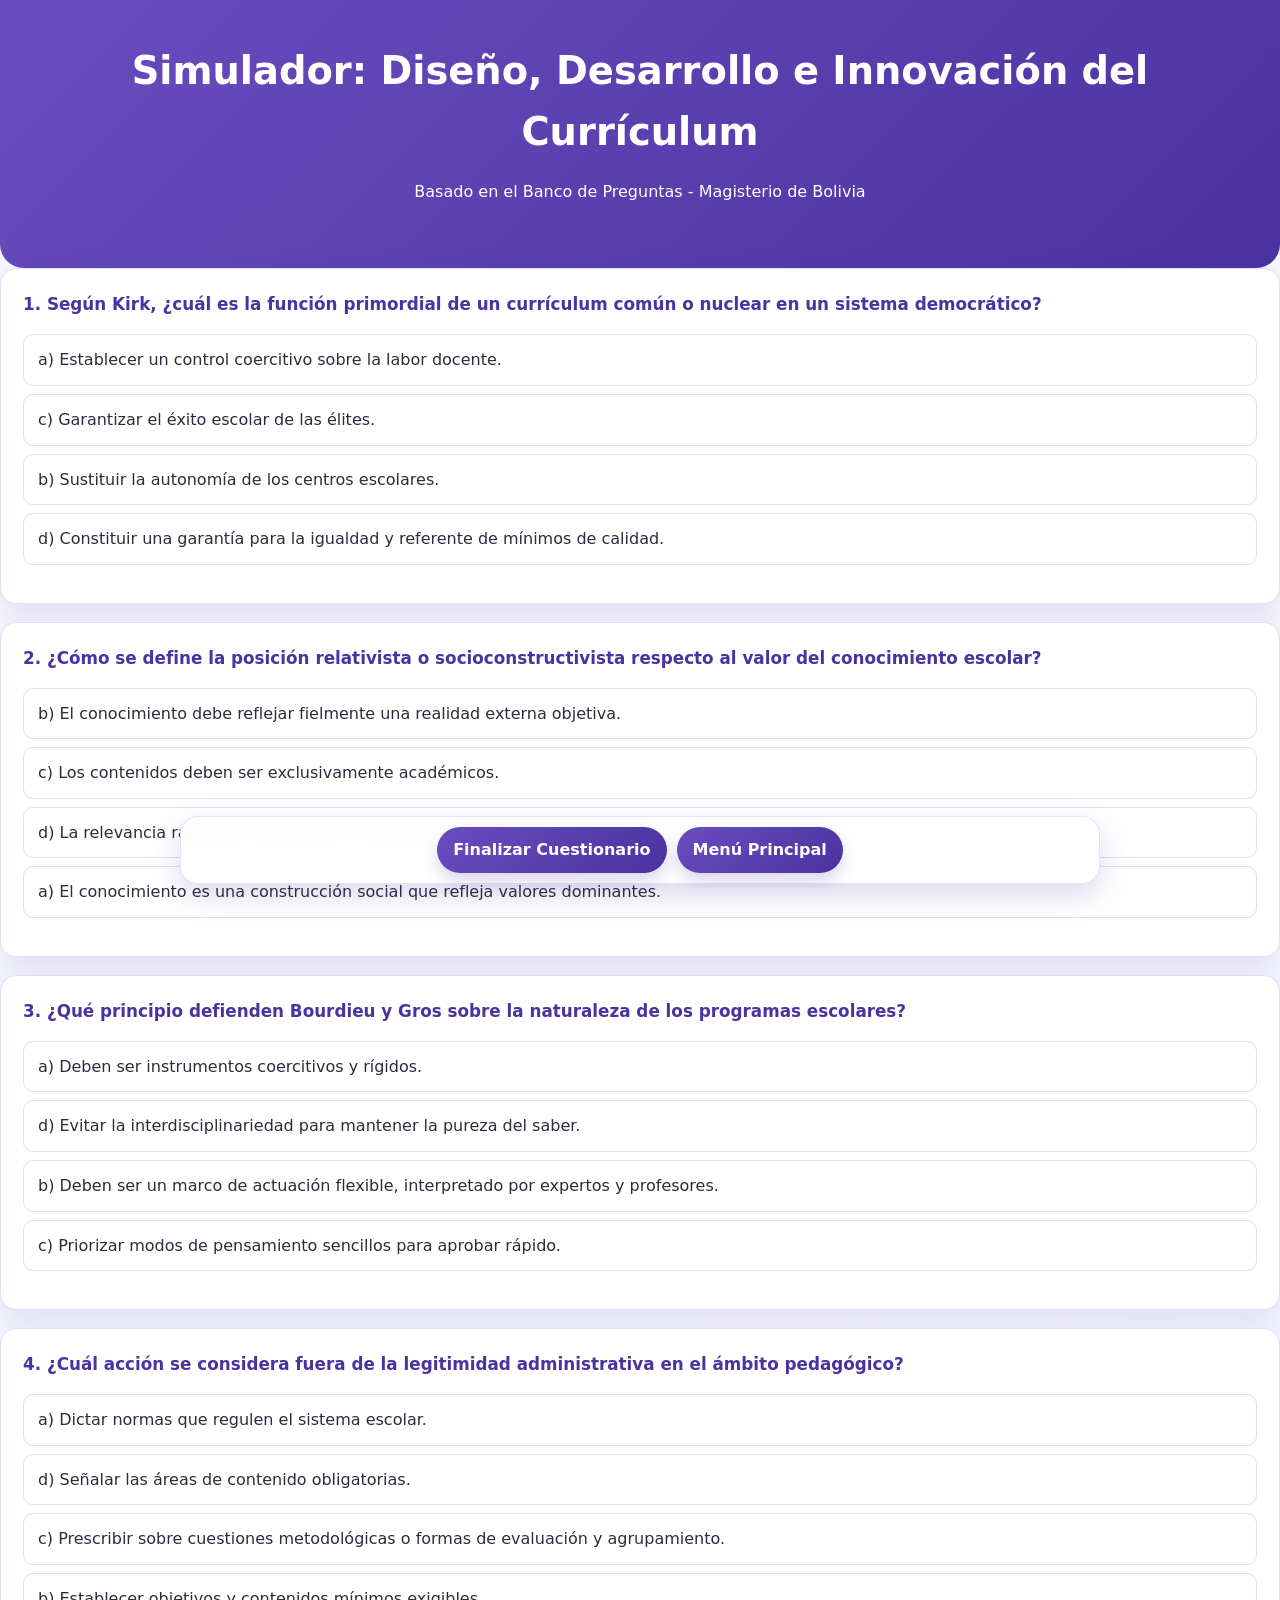
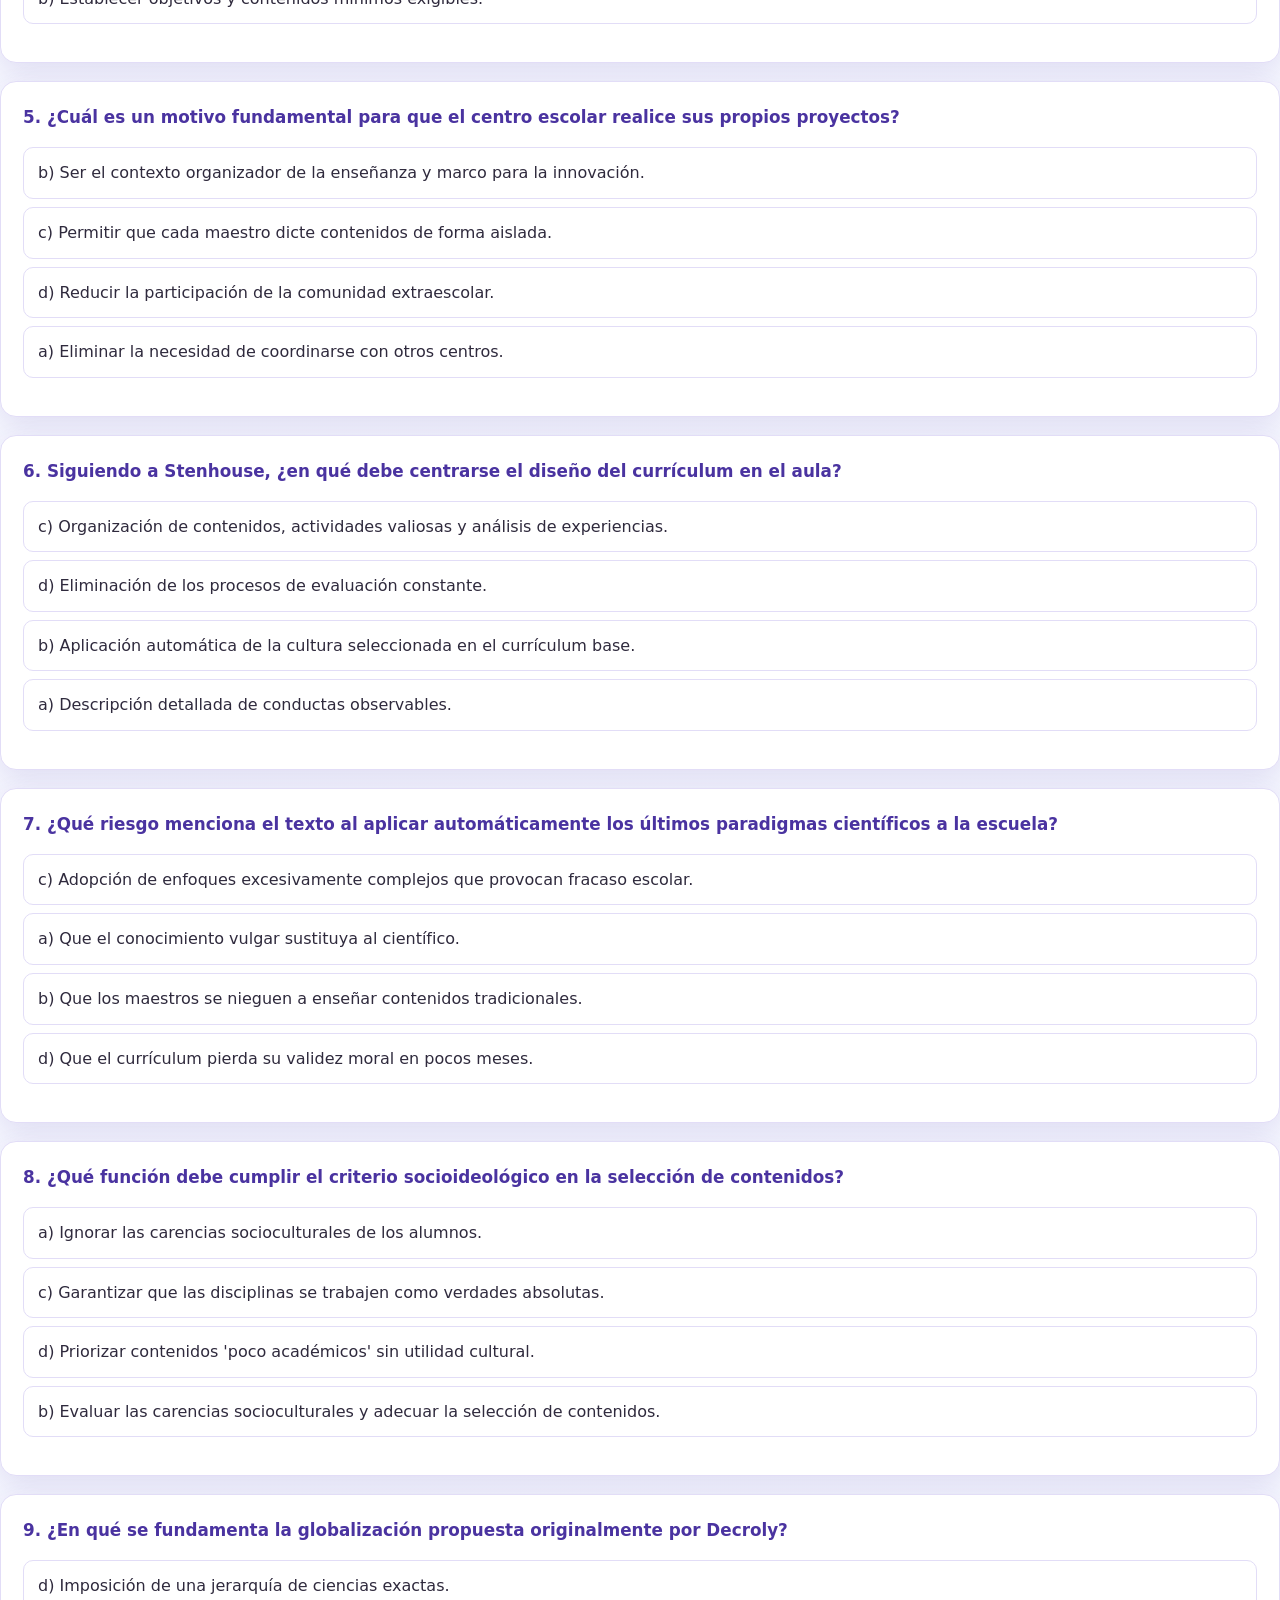
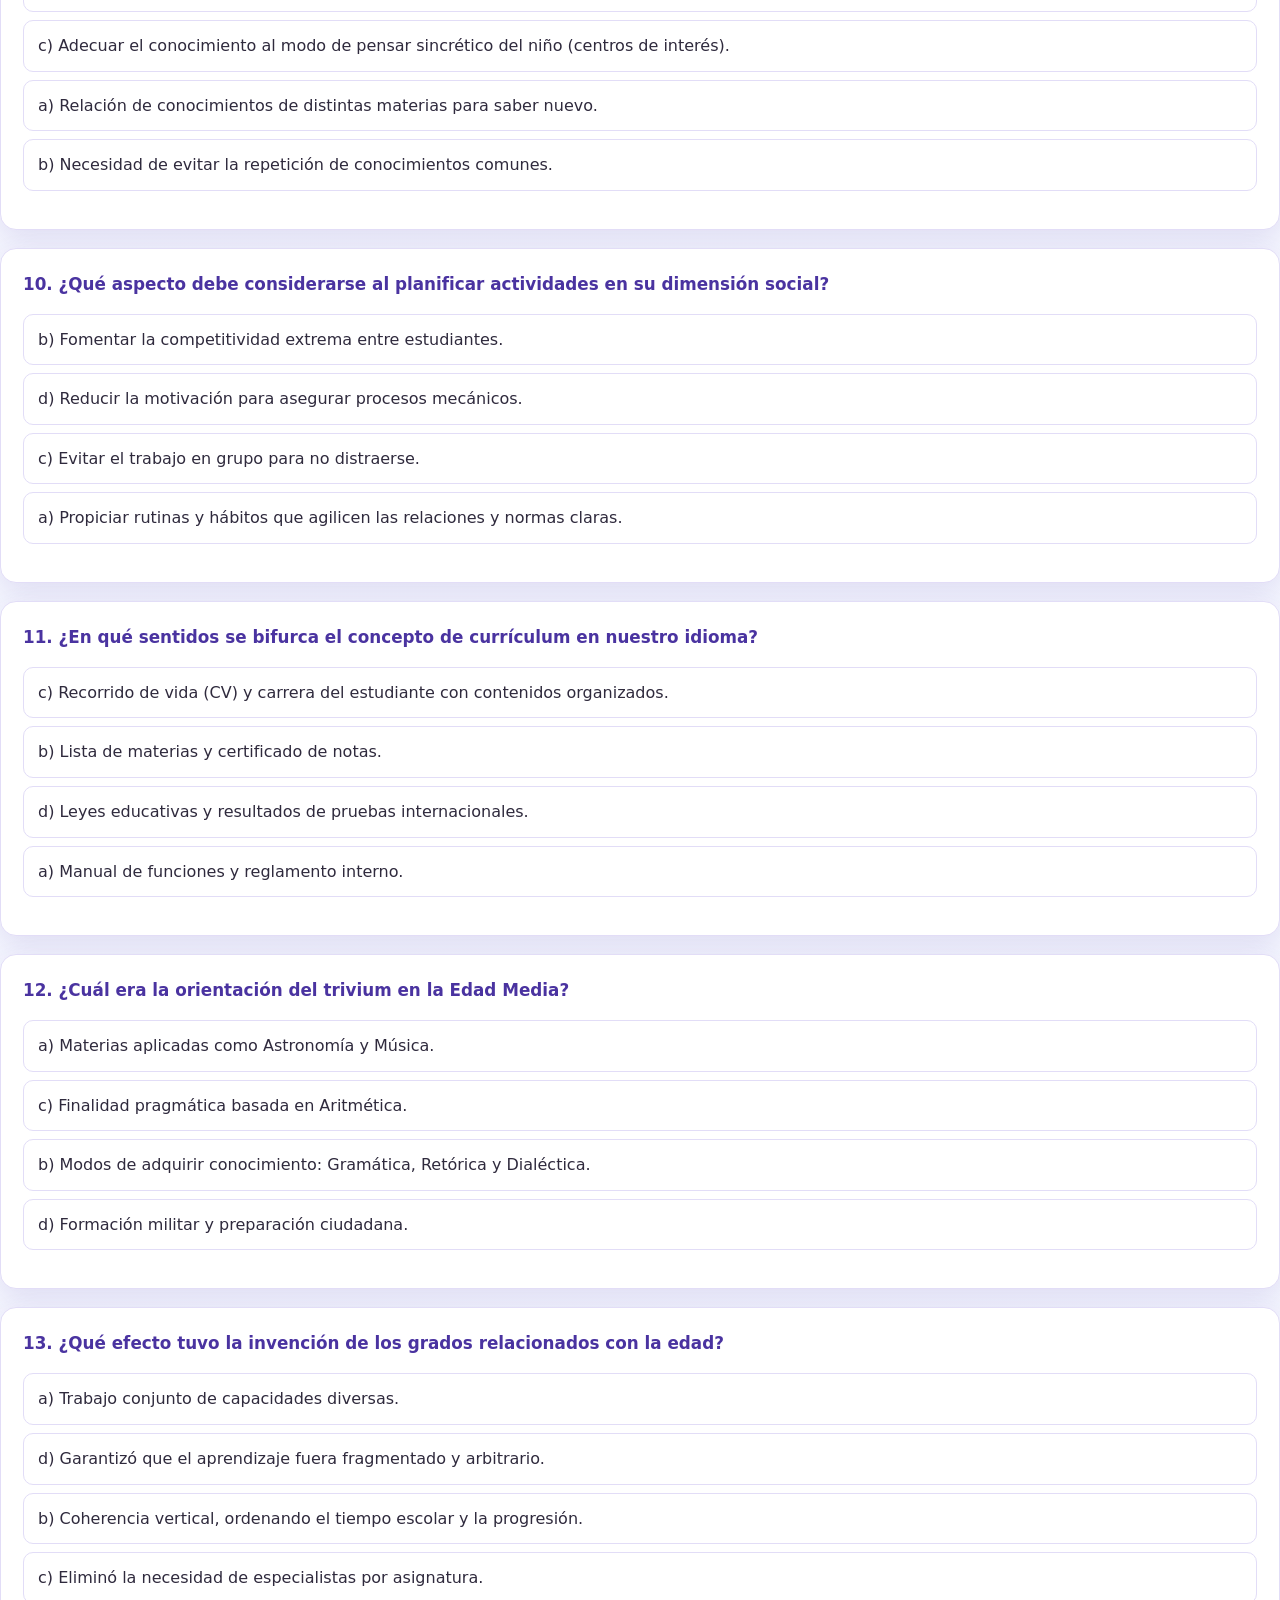
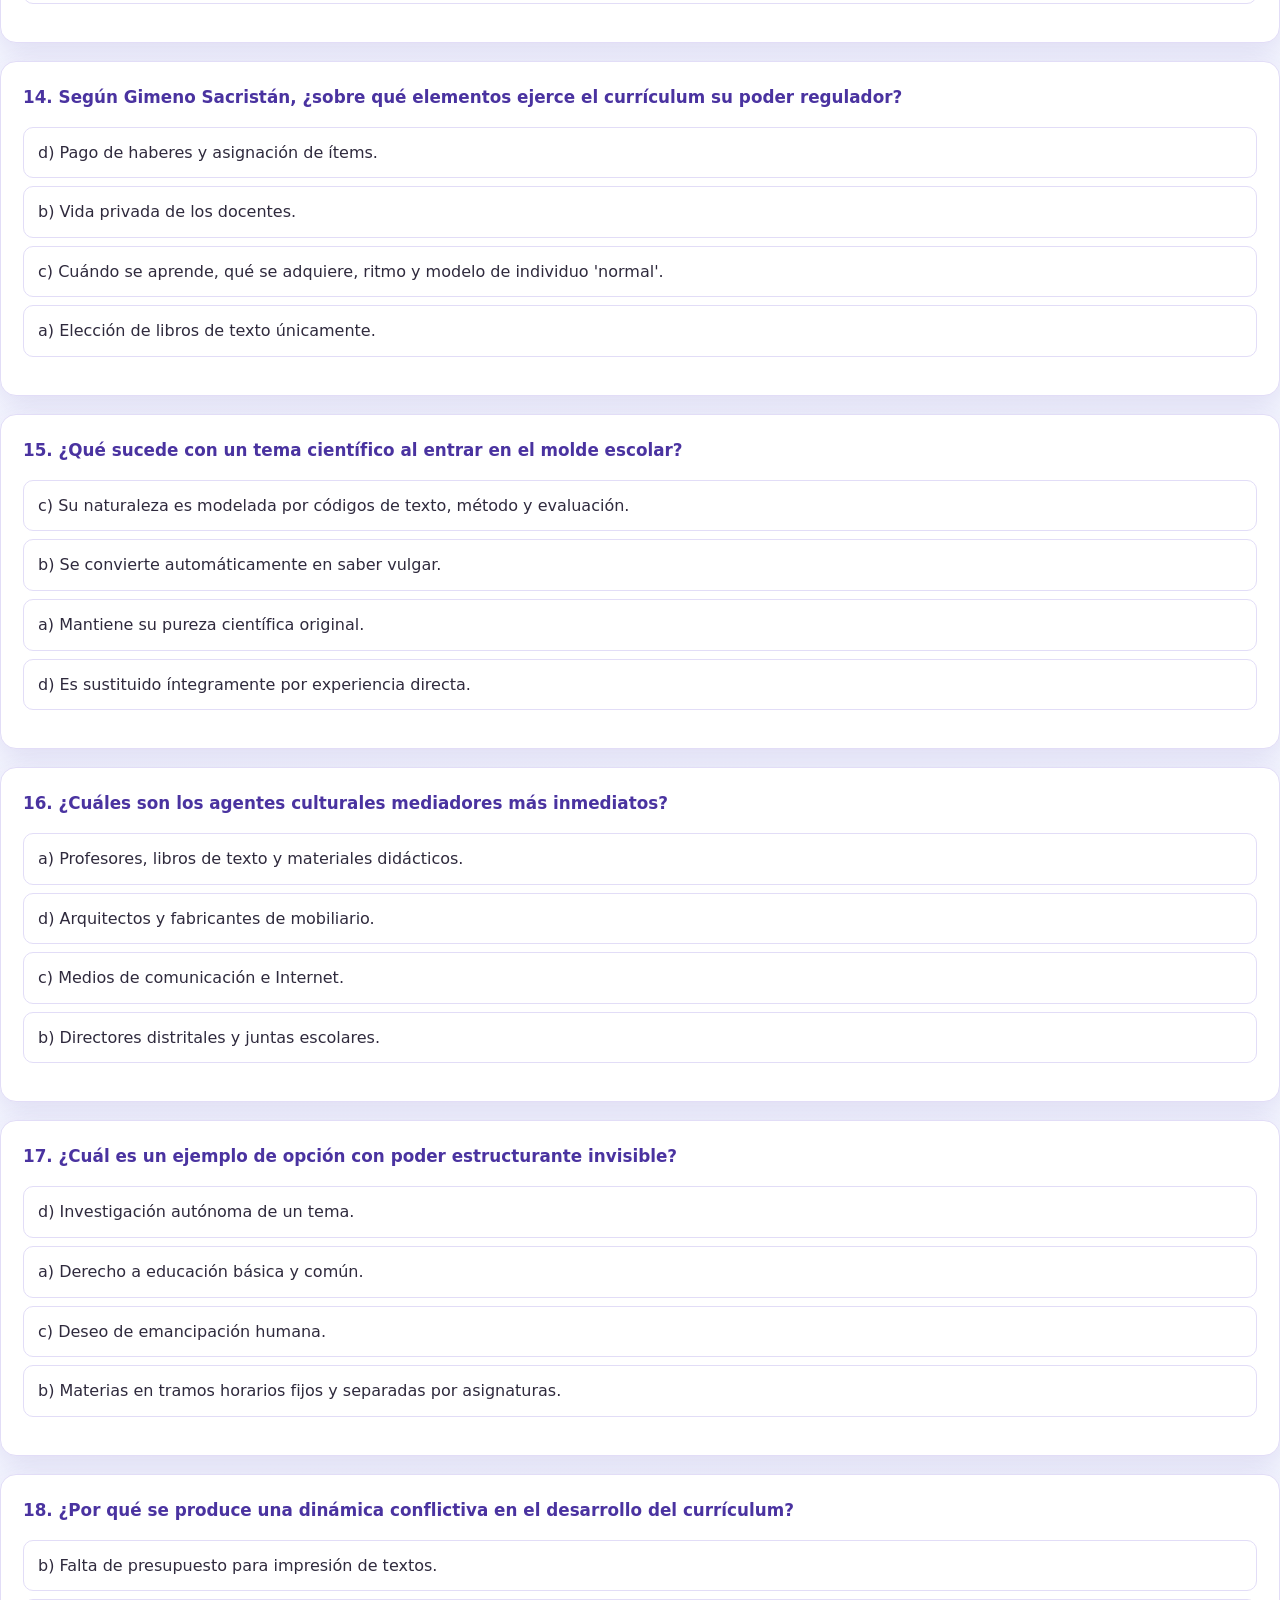
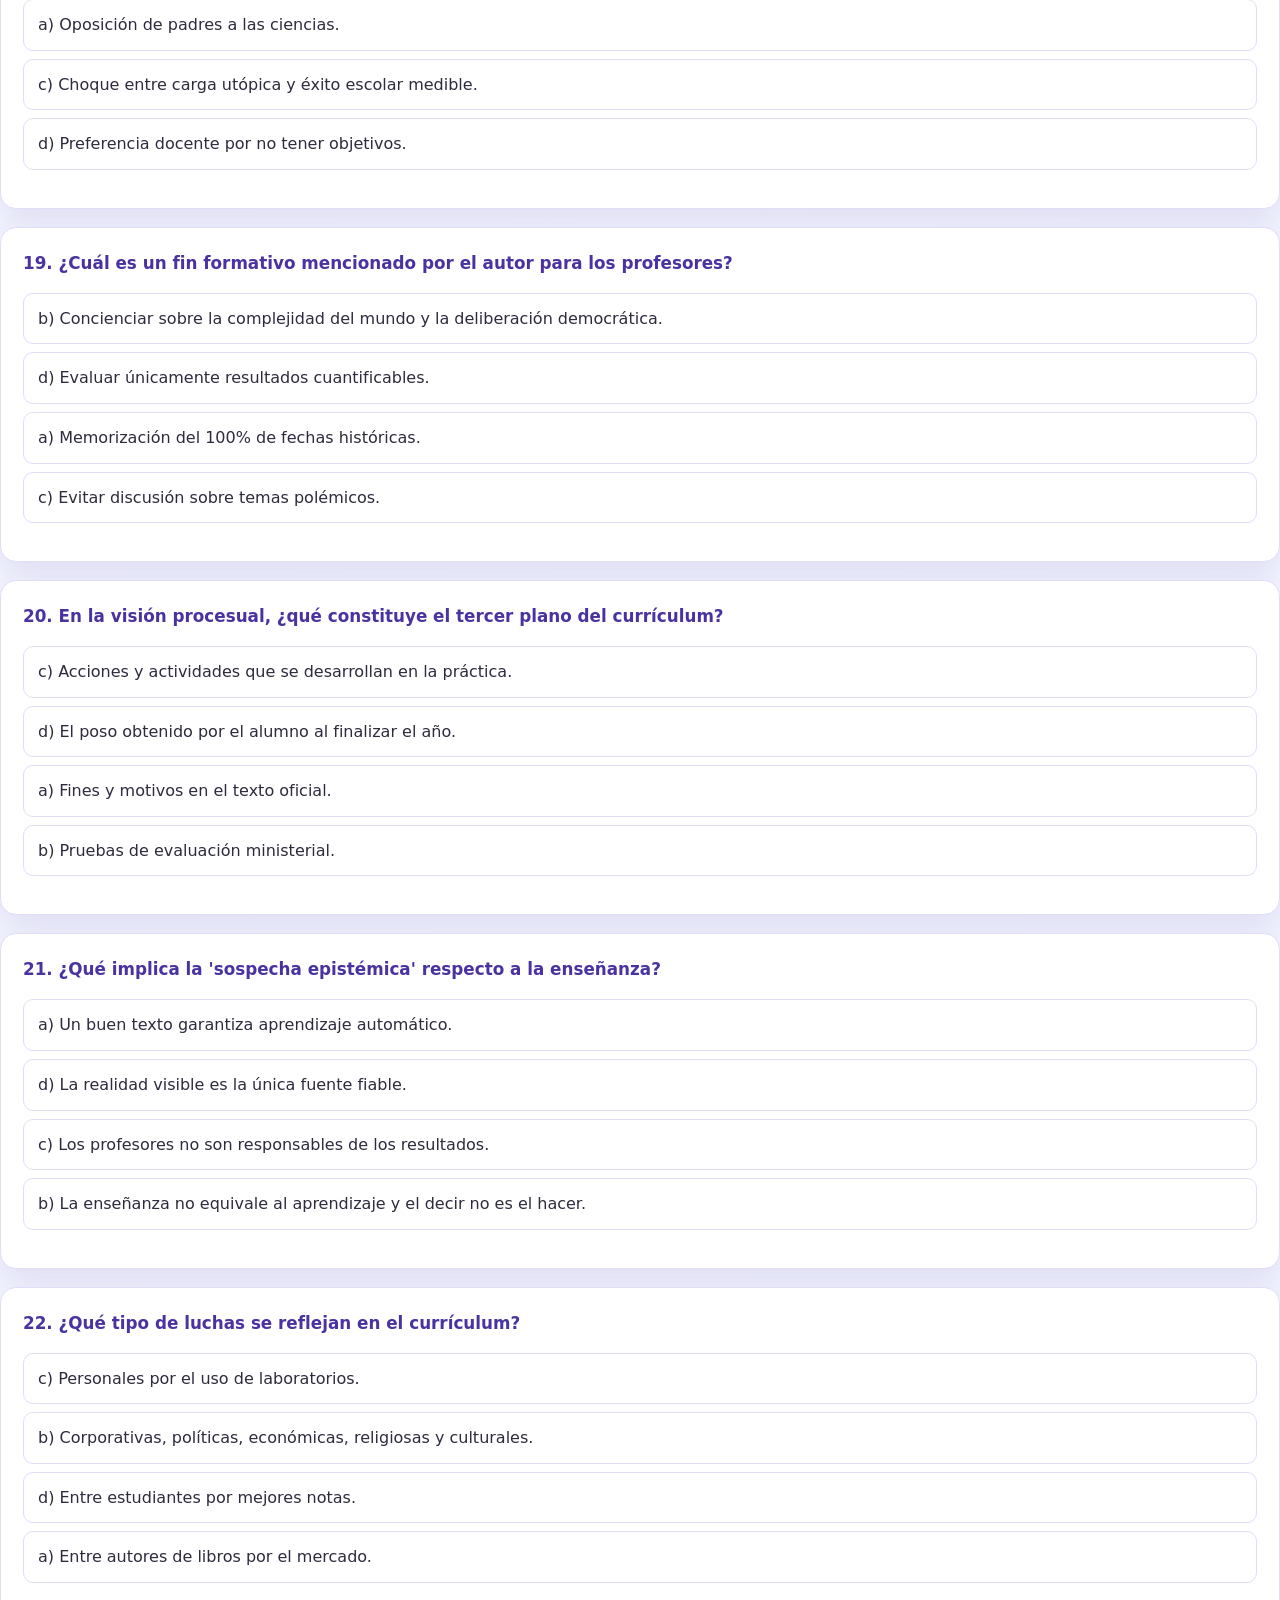
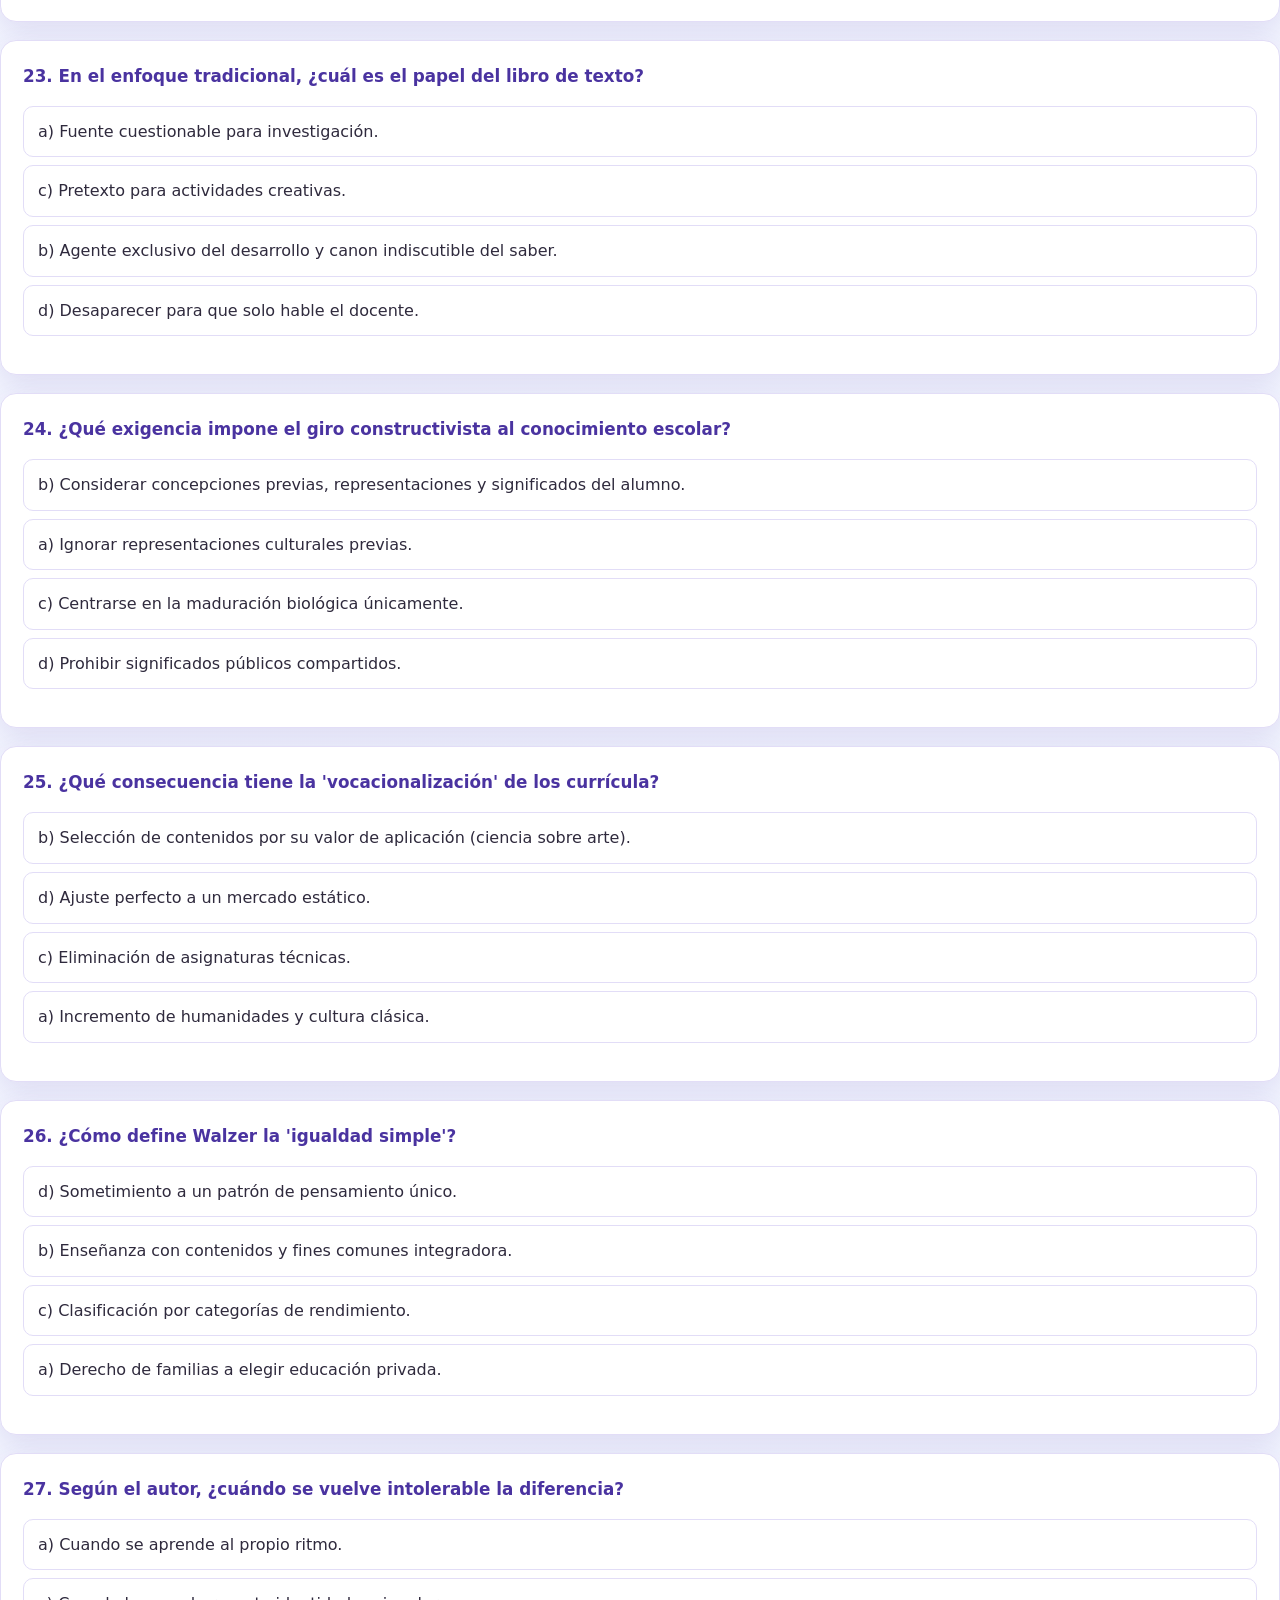
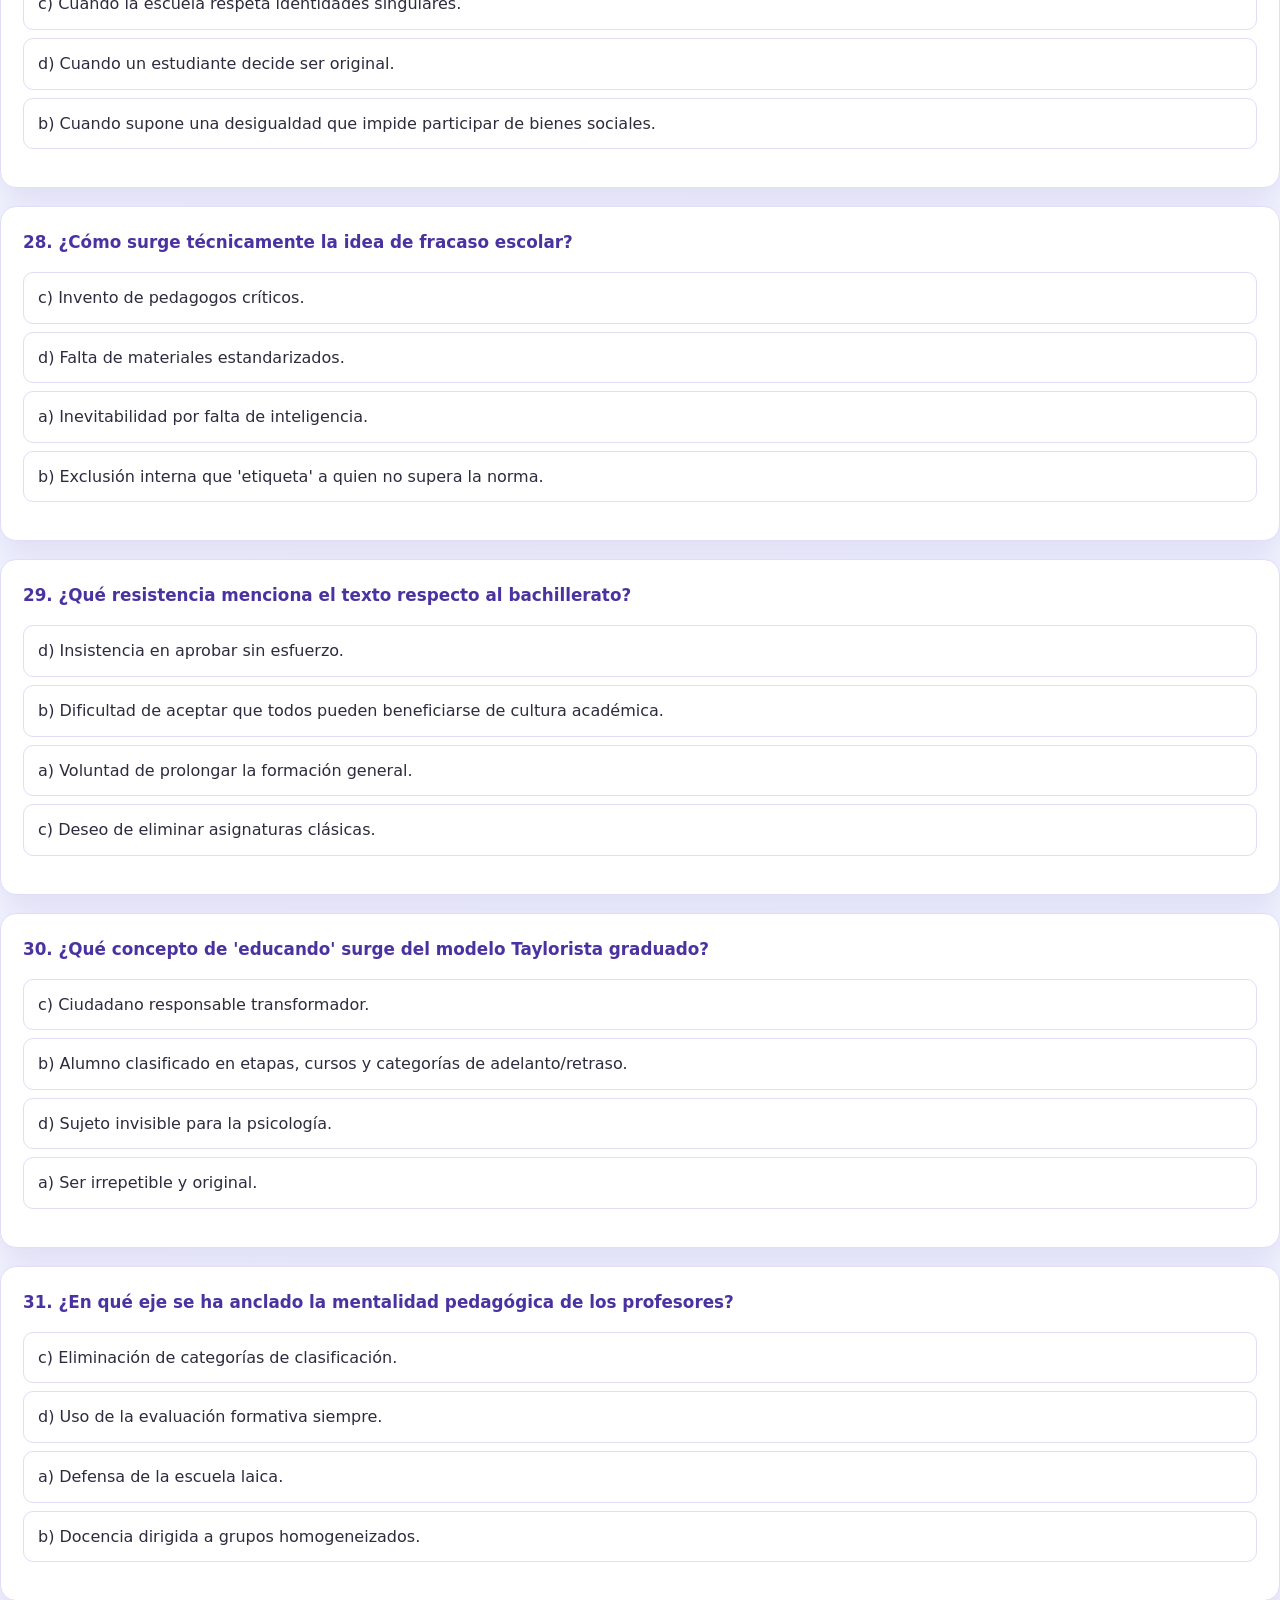
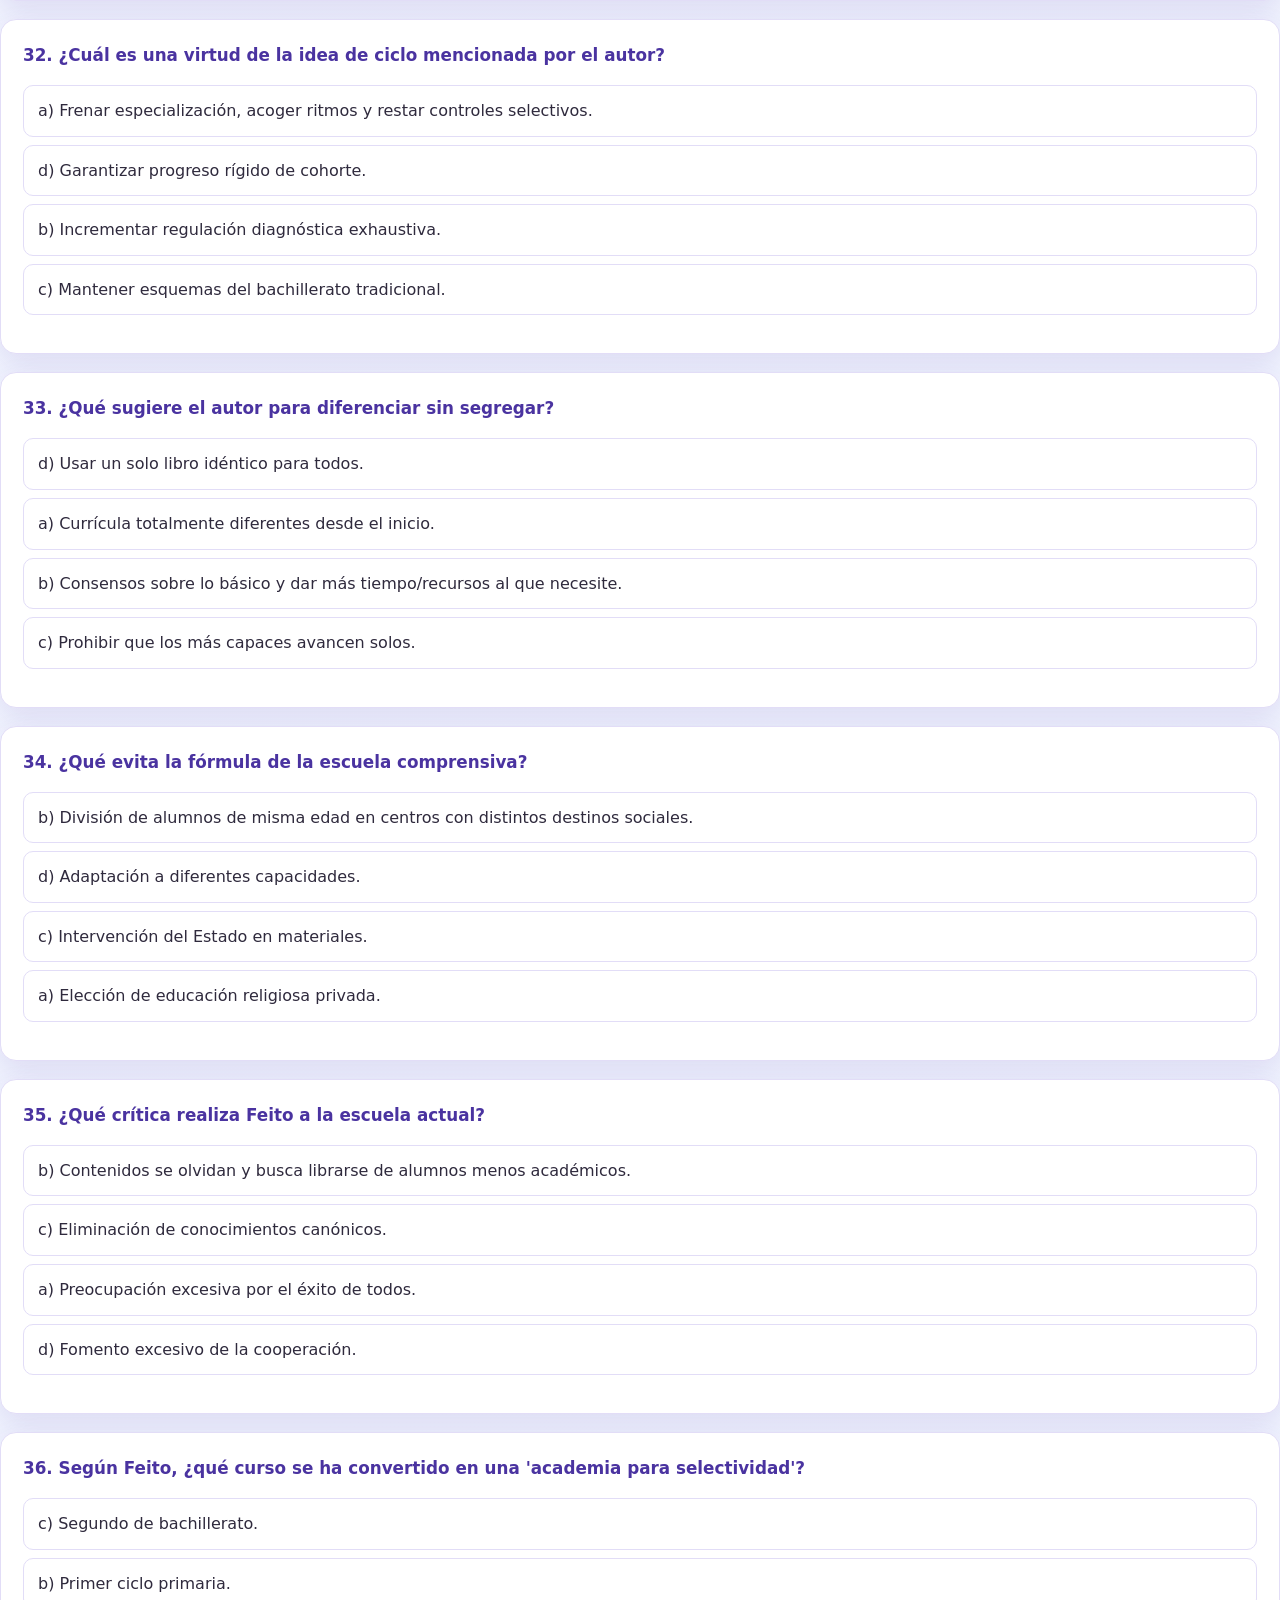
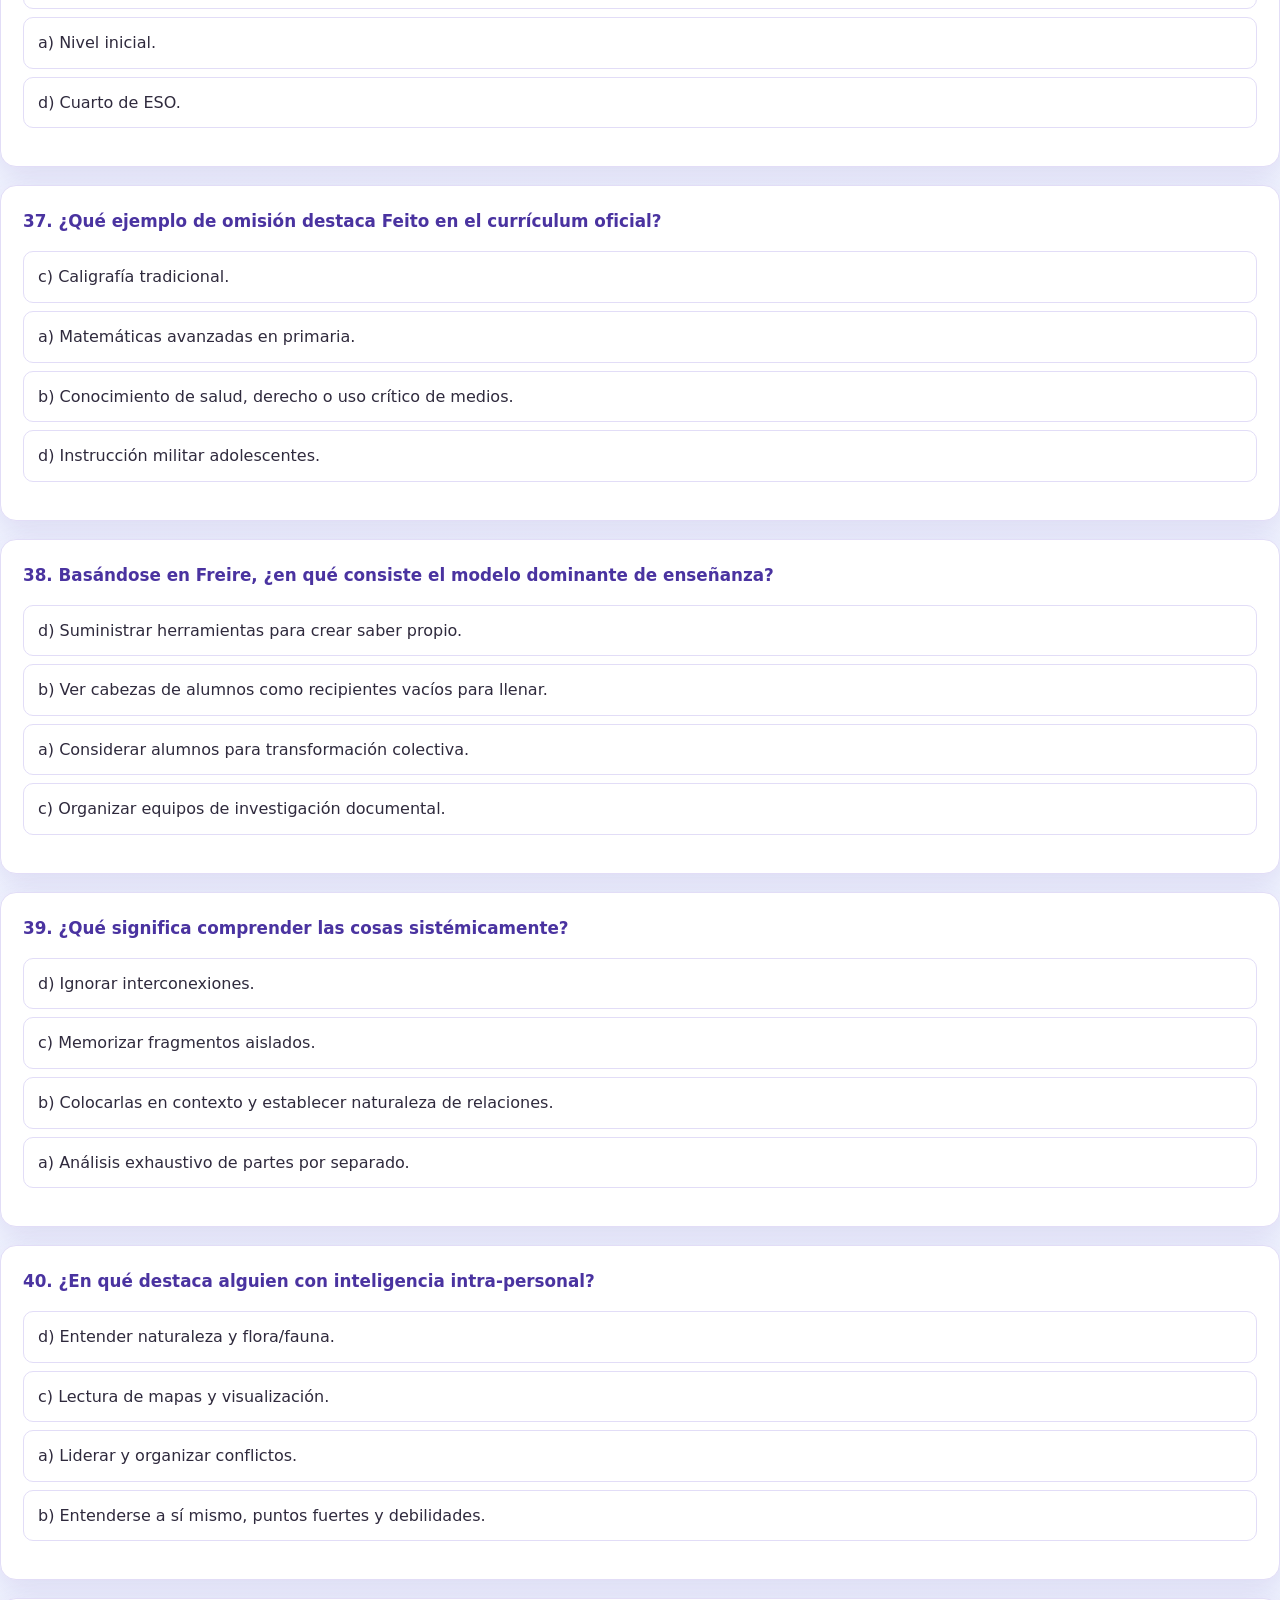
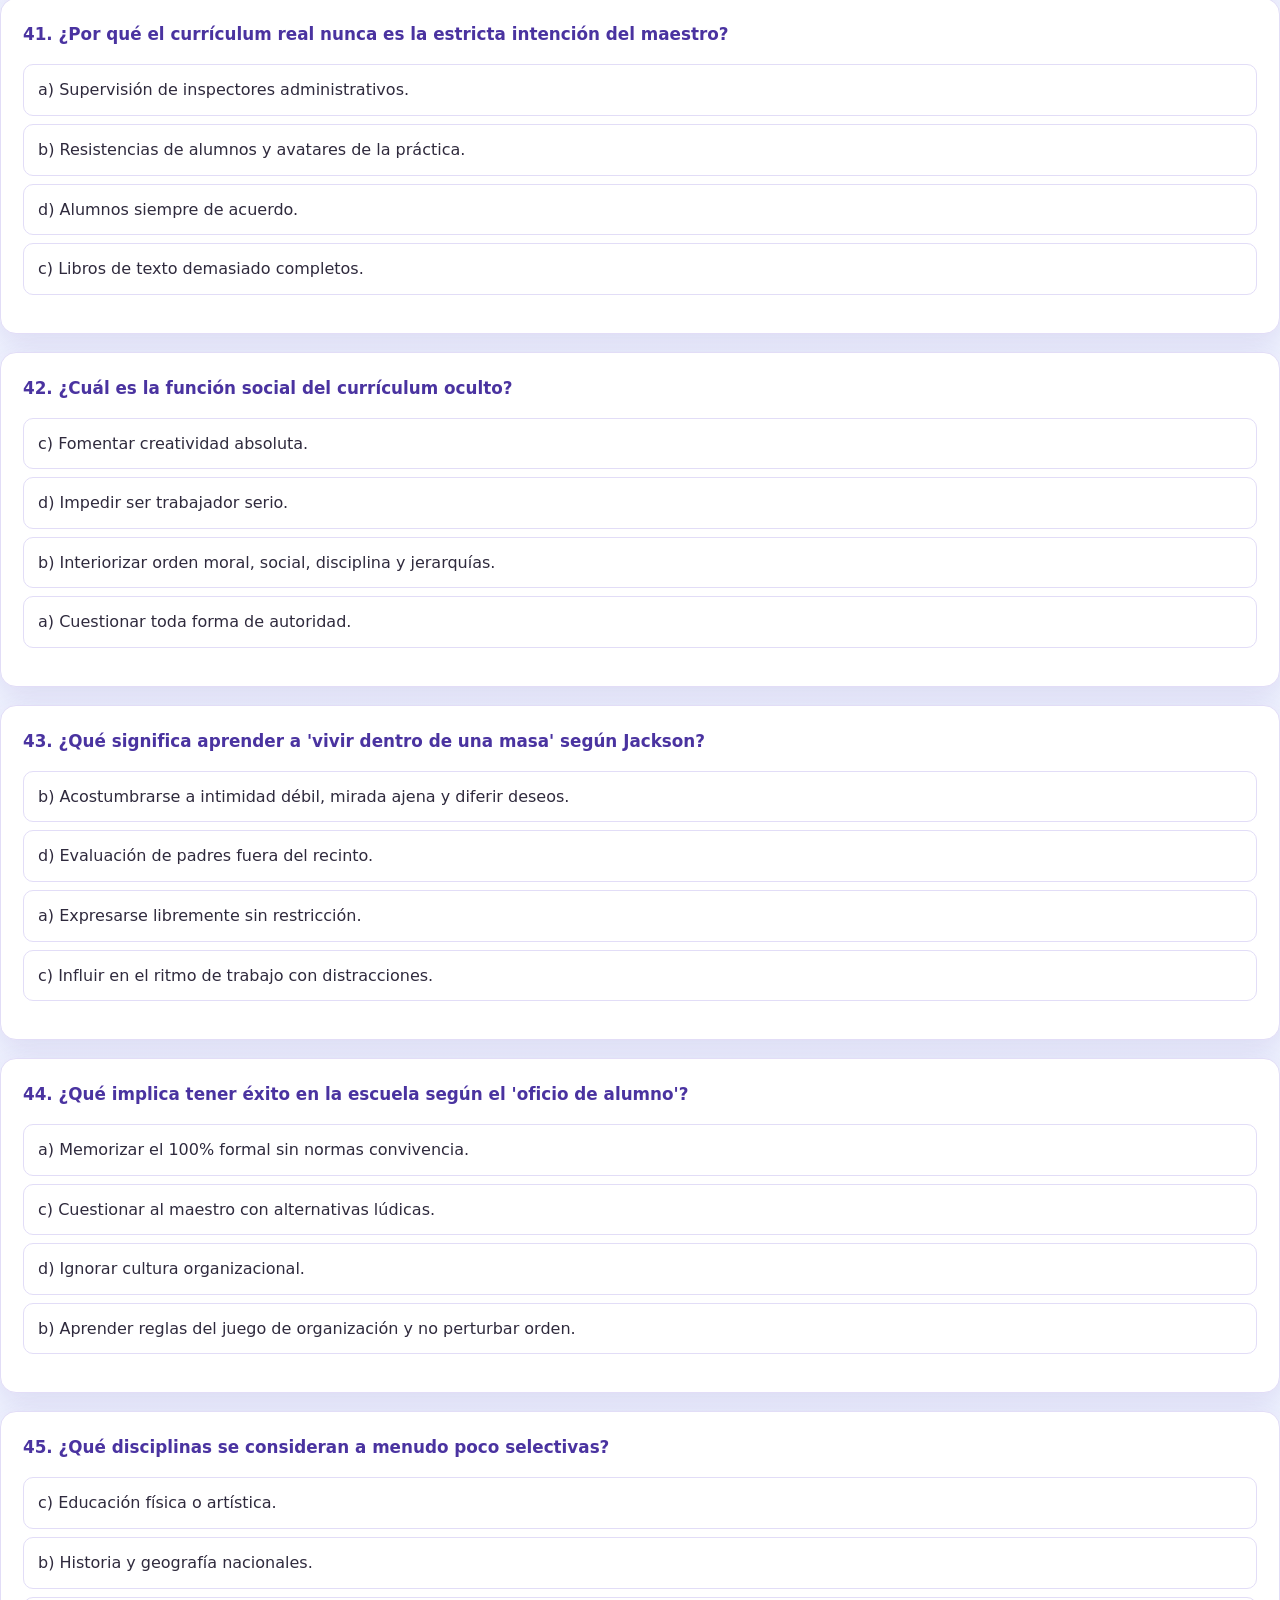
<file: Diseño_curricular.html>
<!DOCTYPE html>
<html lang="es">
<head>
    <meta charset="UTF-8">
    <meta name="viewport" content="width=device-width, initial-scale=1.0">
    <title>Examen Ascenso 2026 - Diseño Curricular</title>
    <link rel="stylesheet" href="styles.css">
</head>
<body>
    <header>
        <h1>Simulador: Diseño, Desarrollo e Innovación del Currículum</h1>
        <p>Basado en el Banco de Preguntas - Magisterio de Bolivia</p>
    </header>

    <main id="quiz-container"></main>

    <script src="quiz-behavior.js"></script>
    <script>
        const quizData = [
            { q: "1. Según Kirk, ¿cuál es la función primordial de un currículum común o nuclear en un sistema democrático?", options: ["a) Establecer un control coercitivo sobre la labor docente.", "b) Sustituir la autonomía de los centros escolares.", "c) Garantizar el éxito escolar de las élites.", "d) Constituir una garantía para la igualdad y referente de mínimos de calidad."], correct: 3, retro: "Constituye una garantía para la igualdad, sirviendo como base de una educación integral y referente de los mínimos de calidad exigibles [1, 2]." },
            { q: "2. ¿Cómo se define la posición relativista o socioconstructivista respecto al valor del conocimiento escolar?", options: ["a) El conocimiento es una construcción social que refleja valores dominantes.", "b) El conocimiento debe reflejar fielmente una realidad externa objetiva.", "c) Los contenidos deben ser exclusivamente académicos.", "d) La relevancia radica en representar la herencia cultural universal."], correct: 0, retro: "Considera que el conocimiento es una construcción social que refleja valores dominantes y cuya utilidad depende de su provecho para el grupo [2, 3]." },
            { q: "3. ¿Qué principio defienden Bourdieu y Gros sobre la naturaleza de los programas escolares?", options: ["a) Deben ser instrumentos coercitivos y rígidos.", "b) Deben ser un marco de actuación flexible, interpretado por expertos y profesores.", "c) Priorizar modos de pensamiento sencillos para aprobar rápido.", "d) Evitar la interdisciplinariedad para mantener la pureza del saber."], correct: 1, retro: "Los programas deben ser un marco de actuación flexible, interpretado por expertos y profesores, distinguiendo lo obligatorio de lo opcional [4]." },
            { q: "4. ¿Cuál acción se considera fuera de la legitimidad administrativa en el ámbito pedagógico?", options: ["a) Dictar normas que regulen el sistema escolar.", "b) Establecer objetivos y contenidos mínimos exigibles.", "c) Prescribir sobre cuestiones metodológicas o formas de evaluación y agrupamiento.", "d) Señalar las áreas de contenido obligatorias."], correct: 2, retro: "Intervenir en aspectos profesionales como prescripciones sobre cuestiones metodológicas o formas de evaluación y agrupamiento está fuera de su legitimidad [5]." },
            { q: "5. ¿Cuál es un motivo fundamental para que el centro escolar realice sus propios proyectos?", options: ["a) Eliminar la necesidad de coordinarse con otros centros.", "b) Ser el contexto organizador de la enseñanza y marco para la innovación.", "c) Permitir que cada maestro dicte contenidos de forma aislada.", "d) Reducir la participación de la comunidad extraescolar."], correct: 1, retro: "Es el contexto organizador de la enseñanza y el marco idóneo para plantear propuestas de innovación y desarrollo profesional coordinado [6, 7]." },
            { q: "6. Siguiendo a Stenhouse, ¿en qué debe centrarse el diseño del currículum en el aula?", options: ["a) Descripción detallada de conductas observables.", "b) Aplicación automática de la cultura seleccionada en el currículum base.", "c) Organización de contenidos, actividades valiosas y análisis de experiencias.", "d) Eliminación de los procesos de evaluación constante."], correct: 2, retro: "Debe centrarse en la organización de contenidos, la selección de actividades valiosas y el análisis constante de las experiencias de aprendizaje [8]." },
            { q: "7. ¿Qué riesgo menciona el texto al aplicar automáticamente los últimos paradigmas científicos a la escuela?", options: ["a) Que el conocimiento vulgar sustituya al científico.", "b) Que los maestros se nieguen a enseñar contenidos tradicionales.", "c) Adopción de enfoques excesivamente complejos que provocan fracaso escolar.", "d) Que el currículum pierda su validez moral en pocos meses."], correct: 2, retro: "Se pueden adoptar enfoques excesivamente complejos para determinados niveles educativos, provocando dificultad y fracaso escolar [9, 10]." },
            { q: "8. ¿Qué función debe cumplir el criterio socioideológico en la selección de contenidos?", options: ["a) Ignorar las carencias socioculturales de los alumnos.", "b) Evaluar las carencias socioculturales y adecuar la selección de contenidos.", "c) Garantizar que las disciplinas se trabajen como verdades absolutas.", "d) Priorizar contenidos 'poco académicos' sin utilidad cultural."], correct: 1, retro: "Debe ayudar a evaluar las carencias socioculturales de los alumnos y adecuar la selección de contenidos por parte del profesor [10, 11]." },
            { q: "9. ¿En qué se fundamenta la globalización propuesta originalmente por Decroly?", options: ["a) Relación de conocimientos de distintas materias para saber nuevo.", "b) Necesidad de evitar la repetición de conocimientos comunes.", "c) Adecuar el conocimiento al modo de pensar sincrético del niño (centros de interés).", "d) Imposición de una jerarquía de ciencias exactas."], correct: 2, retro: "Se basa en adecuar el conocimiento al modo de pensar sincrético y global de los niños pequeños, mediante centros de interés [12, 13]." },
            { q: "10. ¿Qué aspecto debe considerarse al planificar actividades en su dimensión social?", options: ["a) Propiciar rutinas y hábitos que agilicen las relaciones y normas claras.", "b) Fomentar la competitividad extrema entre estudiantes.", "c) Evitar el trabajo en grupo para no distraerse.", "d) Reducir la motivación para asegurar procesos mecánicos."], correct: 0, retro: "Propiciar entre los alumnos rutinas y hábitos que agilicen las relaciones y establecer normas claras sobre las acciones [13, 14]." },
            // ... Se continuará el mapeo de las 50 preguntas según la clave de respuestas [15, 16]
            { q: "11. ¿En qué sentidos se bifurca el concepto de currículum en nuestro idioma?", options: ["a) Manual de funciones y reglamento interno.", "b) Lista de materias y certificado de notas.", "c) Recorrido de vida (CV) y carrera del estudiante con contenidos organizados.", "d) Leyes educativas y resultados de pruebas internacionales."], correct: 2, retro: "Se refiere al recorrido de la vida y logros personales (curriculum vitae) y a la carrera del estudiante y sus contenidos organizados [17, 18]." },
            { q: "12. ¿Cuál era la orientación del trivium en la Edad Media?", options: ["a) Materias aplicadas como Astronomía y Música.", "b) Modos de adquirir conocimiento: Gramática, Retórica y Dialéctica.", "c) Finalidad pragmática basada en Aritmética.", "d) Formación militar y preparación ciudadana."], correct: 1, retro: "Se refería a los modos de adquirir el conocimiento e incluía la Gramática, la Retórica y la Dialéctica [18, 19]." },
            { q: "13. ¿Qué efecto tuvo la invención de los grados relacionados con la edad?", options: ["a) Trabajo conjunto de capacidades diversas.", "b) Coherencia vertical, ordenando el tiempo escolar y la progresión.", "c) Eliminó la necesidad de especialistas por asignatura.", "d) Garantizó que el aprendizaje fuera fragmentado y arbitrario."], correct: 1, retro: "Proporcionó coherencia vertical a la enseñanza, ordenando el tiempo escolar y definiendo qué es la progresión [19, 20]." },
            { q: "14. Según Gimeno Sacristán, ¿sobre qué elementos ejerce el currículum su poder regulador?", options: ["a) Elección de libros de texto únicamente.", "b) Vida privada de los docentes.", "c) Cuándo se aprende, qué se adquiere, ritmo y modelo de individuo 'normal'.", "d) Pago de haberes y asignación de ítems."], correct: 2, retro: "Ejerce poder sobre cuándo se aprende, qué conocimiento se adquiere, el ritmo de progresión y el modelo de individuo 'normal' [21, 22]." },
            { q: "15. ¿Qué sucede con un tema científico al entrar en el molde escolar?", options: ["a) Mantiene su pureza científica original.", "b) Se convierte automáticamente en saber vulgar.", "c) Su naturaleza es modelada por códigos de texto, método y evaluación.", "d) Es sustituido íntegramente por experiencia directa."], correct: 2, retro: "Su naturaleza es modelada por los códigos del currículum, el texto, el método y las pruebas de evaluación [22, 23]." },
            { q: "16. ¿Cuáles son los agentes culturales mediadores más inmediatos?", options: ["a) Profesores, libros de texto y materiales didácticos.", "b) Directores distritales y juntas escolares.", "c) Medios de comunicación e Internet.", "d) Arquitectos y fabricantes de mobiliario."], correct: 0, retro: "Los profesores, los libros de texto y los materiales didácticos son los mediadores inmediatos [23, 24]." },
            { q: "17. ¿Cuál es un ejemplo de opción con poder estructurante invisible?", options: ["a) Derecho a educación básica y común.", "b) Materias en tramos horarios fijos y separadas por asignaturas.", "c) Deseo de emancipación humana.", "d) Investigación autónoma de un tema."], correct: 1, retro: "La aceptación de que las materias se desarrollen en tramos horarios fijos y separadas por asignaturas [24, 25]." },
            { q: "18. ¿Por qué se produce una dinámica conflictiva en el desarrollo del currículum?", options: ["a) Oposición de padres a las ciencias.", "b) Falta de presupuesto para impresión de textos.", "c) Choque entre carga utópica y éxito escolar medible.", "d) Preferencia docente por no tener objetivos."], correct: 2, retro: "Se produce porque la carga utópica y los fines generales chocan con prácticas que reducen el currículum al éxito escolar medible [26, 27]." },
            { q: "19. ¿Cuál es un fin formativo mencionado por el autor para los profesores?", options: ["a) Memorización del 100% de fechas históricas.", "b) Concienciar sobre la complejidad del mundo y la deliberación democrática.", "c) Evitar discusión sobre temas polémicos.", "d) Evaluar únicamente resultados cuantificables."], correct: 1, retro: "Hacer consciente al alumno de la complejidad del mundo, de su diversidad y capacitarlo para la deliberación democrática [27, 28]." },
            { q: "20. En la visión procesual, ¿qué constituye el tercer plano del currículum?", options: ["a) Fines y motivos en el texto oficial.", "b) Pruebas de evaluación ministerial.", "c) Acciones y actividades que se desarrollan en la práctica.", "d) El poso obtenido por el alumno al finalizar el año."], correct: 2, retro: "Son las acciones y actividades que se desarrollan en la práctica, que constituyen los métodos visibles de enseñanza [28, 29]." },
            { q: "21. ¿Qué implica la 'sospecha epistémica' respecto a la enseñanza?", options: ["a) Un buen texto garantiza aprendizaje automático.", "b) La enseñanza no equivale al aprendizaje y el decir no es el hacer.", "c) Los profesores no son responsables de los resultados.", "d) La realidad visible es la única fuente fiable."], correct: 1, retro: "Implica que la enseñanza no equivale al aprendizaje y que lo que decimos que hacemos puede tener poco reflejo en lo que hacemos [30]." },
            { q: "22. ¿Qué tipo de luchas se reflejan en el currículum?", options: ["a) Entre autores de libros por el mercado.", "b) Corporativas, políticas, económicas, religiosas y culturales.", "c) Personales por el uso de laboratorios.", "d) Entre estudiantes por mejores notas."], correct: 1, retro: "Refleja luchas corporativas, políticas, económicas, religiosas, identitarias y culturales de diferentes sectores sociales [31, 32]." },
            { q: "23. En el enfoque tradicional, ¿cuál es el papel del libro de texto?", options: ["a) Fuente cuestionable para investigación.", "b) Agente exclusivo del desarrollo y canon indiscutible del saber.", "c) Pretexto para actividades creativas.", "d) Desaparecer para que solo hable el docente."], correct: 1, retro: "Se convierte en el agente prácticamente exclusivo del desarrollo del currículum y en el canon indiscutible del saber [32, 33]." },
            { q: "24. ¿Qué exigencia impone el giro constructivista al conocimiento escolar?", options: ["a) Ignorar representaciones culturales previas.", "b) Considerar concepciones previas, representaciones y significados del alumno.", "c) Centrarse en la maduración biológica únicamente.", "d) Prohibir significados públicos compartidos."], correct: 1, retro: "Debe considerar las concepciones previas, representaciones y significados populares propios del estudiante [34]." },
            { q: "25. ¿Qué consecuencia tiene la 'vocacionalización' de los currícula?", options: ["a) Incremento de humanidades y cultura clásica.", "b) Selección de contenidos por su valor de aplicación (ciencia sobre arte).", "c) Eliminación de asignaturas técnicas.", "d) Ajuste perfecto a un mercado estático."], correct: 1, retro: "La selección de contenidos por su valor de aplicación, lo que hace ascender a las matemáticas y las ciencias frente a las artes [35, 36]." },
            { q: "26. ¿Cómo define Walzer la 'igualdad simple'?", options: ["a) Derecho de familias a elegir educación privada.", "b) Enseñanza con contenidos y fines comunes integradora.", "c) Clasificación por categorías de rendimiento.", "d) Sometimiento a un patrón de pensamiento único."], correct: 1, retro: "Una enseñanza con contenidos y fines comunes que aspira a una educación integradora para sujetos muy diversos [36]." },
            { q: "27. Según el autor, ¿cuándo se vuelve intolerable la diferencia?", options: ["a) Cuando se aprende al propio ritmo.", "b) Cuando supone una desigualdad que impide participar de bienes sociales.", "c) Cuando la escuela respeta identidades singulares.", "d) Cuando un estudiante decide ser original."], correct: 1, retro: "Cuando la diferencia supone una desigualdad que impide participar de los bienes sociales, económicos y culturales [37, 38]." },
            { q: "28. ¿Cómo surge técnicamente la idea de fracaso escolar?", options: ["a) Inevitabilidad por falta de inteligencia.", "b) Exclusión interna que 'etiqueta' a quien no supera la norma.", "c) Invento de pedagogos críticos.", "d) Falta de materiales estandarizados."], correct: 1, retro: "Surge como una forma de exclusión interna que 'etiqueta' a quienes no superan la norma en una escolaridad obligatoria [39]." },
            { q: "29. ¿Qué resistencia menciona el texto respecto al bachillerato?", options: ["a) Voluntad de prolongar la formación general.", "b) Dificultad de aceptar que todos pueden beneficiarse de cultura académica.", "c) Deseo de eliminar asignaturas clásicas.", "d) Insistencia en aprobar sin esfuerzo."], correct: 1, retro: "La dificultad de aceptar que todos pueden beneficiarse de una cultura que históricamente era restringida y académica [40, 41]." },
            { q: "30. ¿Qué concepto de 'educando' surge del modelo Taylorista graduado?", options: ["a) Ser irrepetible y original.", "b) Alumno clasificado en etapas, cursos y categorías de adelanto/retraso.", "c) Ciudadano responsable transformador.", "d) Sujeto invisible para la psicología."], correct: 1, retro: "Un alumno diversificado y clasificado en etapas, cursos, edades mentales y categorías de 'adelanto' o 'retraso' [41, 42]." },
            { q: "31. ¿En qué eje se ha anclado la mentalidad pedagógica de los profesores?", options: ["a) Defensa de la escuela laica.", "b) Docencia dirigida a grupos homogeneizados.", "c) Eliminación de categorías de clasificación.", "d) Uso de la evaluación formativa siempre."], correct: 1, retro: "En la docencia dirigida a grupos homogeneizados según la edad, la capacidad o el nivel de rendimiento [42, 43]." },
            { q: "32. ¿Cuál es una virtud de la idea de ciclo mencionada por el autor?", options: ["a) Frenar especialización, acoger ritmos y restar controles selectivos.", "b) Incrementar regulación diagnóstica exhaustiva.", "c) Mantener esquemas del bachillerato tradicional.", "d) Garantizar progreso rígido de cohorte."], correct: 0, retro: "Frenar los efectos de la especialización de profesores, dar acogida a ritmos diferentes y restar controles selectivos [44, 45]." },
            { q: "33. ¿Qué sugiere el autor para diferenciar sin segregar?", options: ["a) Currícula totalmente diferentes desde el inicio.", "b) Consensos sobre lo básico y dar más tiempo/recursos al que necesite.", "c) Prohibir que los más capaces avancen solos.", "d) Usar un solo libro idéntico para todos."], correct: 1, retro: "Lograr consensos sobre lo básico y emplear más tiempo y recursos en quienes lo necesiten para alcanzar esa meta [45]." },
            { q: "34. ¿Qué evita la fórmula de la escuela comprensiva?", options: ["a) Elección de educación religiosa privada.", "b) División de alumnos de misma edad en centros con distintos destinos sociales.", "c) Intervención del Estado en materiales.", "d) Adaptación a diferentes capacidades."], correct: 1, retro: "Evita que los estudiantes de una misma edad se dividan en tipos de centros con currícula y destinos sociales diferentes [46, 47]." },
            { q: "35. ¿Qué crítica realiza Feito a la escuela actual?", options: ["a) Preocupación excesiva por el éxito de todos.", "b) Contenidos se olvidan y busca librarse de alumnos menos académicos.", "c) Eliminación de conocimientos canónicos.", "d) Fomento excesivo de la cooperación."], correct: 1, retro: "Los contenidos se olvidan con facilidad y la escuela parece más preocupada por librarse de los alumnos menos académicos [47, 48]." },
            { q: "36. Según Feito, ¿qué curso se ha convertido en una 'academia para selectividad'?", options: ["a) Nivel inicial.", "b) Primer ciclo primaria.", "c) Segundo de bachillerato.", "d) Cuarto de ESO."], correct: 2, retro: "Segundo de bachillerato, perdiendo su función de aprender en favor del éxito en la prueba de acceso [15, 49]." },
            { q: "37. ¿Qué ejemplo de omisión destaca Feito en el currículum oficial?", options: ["a) Matemáticas avanzadas en primaria.", "b) Conocimiento de salud, derecho o uso crítico de medios.", "c) Caligrafía tradicional.", "d) Instrucción militar adolescentes."], correct: 1, retro: "El conocimiento de la salud (medicina), el derecho o el uso reflexivo y crítico de los medios de comunicación [50, 51]." },
            { q: "38. Basándose en Freire, ¿en qué consiste el modelo dominante de enseñanza?", options: ["a) Considerar alumnos para transformación colectiva.", "b) Ver cabezas de alumnos como recipientes vacíos para llenar.", "c) Organizar equipos de investigación documental.", "d) Suministrar herramientas para crear saber propio."], correct: 1, retro: "En concebir las cabezas de los estudiantes como recipientes vacíos que hay que llenar de contenidos del profesor [51, 52]." },
            { q: "39. ¿Qué significa comprender las cosas sistémicamente?", options: ["a) Análisis exhaustivo de partes por separado.", "b) Colocarlas en contexto y establecer naturaleza de relaciones.", "c) Memorizar fragmentos aislados.", "d) Ignorar interconexiones."], correct: 1, retro: "Colocarlas en un contexto y establecer la naturaleza de sus relaciones; el todo es más que la suma de sus partes [52, 53]." },
            { q: "40. ¿En qué destaca alguien con inteligencia intra-personal?", options: ["a) Liderar y organizar conflictos.", "b) Entenderse a sí mismo, puntos fuertes y debilidades.", "c) Lectura de mapas y visualización.", "d) Entender naturaleza y flora/fauna."], correct: 1, retro: "En entenderse a sí mismo, reconociendo sus puntos fuertes, debilidades y estableciendo objetivos [53, 54]." },
            { q: "41. ¿Por qué el currículum real nunca es la estricta intención del maestro?", options: ["a) Supervisión de inspectores administrativos.", "b) Resistencias de alumnos y avatares de la práctica.", "c) Libros de texto demasiado completos.", "d) Alumnos siempre de acuerdo."], correct: 1, retro: "Porque las resistencias de los alumnos y los avatares de la práctica obligan a una negociación y confrontación [55]." },
            { q: "42. ¿Cuál es la función social del currículum oculto?", options: ["a) Cuestionar toda forma de autoridad.", "b) Interiorizar orden moral, social, disciplina y jerarquías.", "c) Fomentar creatividad absoluta.", "d) Impedir ser trabajador serio."], correct: 1, retro: "Hacer que los individuos interioricen el orden moral, social, la disciplina y el respeto a las jerarquías [56, 57]." },
            { q: "43. ¿Qué significa aprender a 'vivir dentro de una masa' según Jackson?", options: ["a) Expresarse libremente sin restricción.", "b) Acostumbrarse a intimidad débil, mirada ajena y diferir deseos.", "c) Influir en el ritmo de trabajo con distracciones.", "d) Evaluación de padres fuera del recinto."], correct: 1, retro: "Acostumbrarse a la intimidad débil, estar bajo la mirada de otros y diferir la satisfacción de deseos personales [57, 58]." },
            { q: "44. ¿Qué implica tener éxito en la escuela según el 'oficio de alumno'?", options: ["a) Memorizar el 100% formal sin normas convivencia.", "b) Aprender reglas del juego de organización y no perturbar orden.", "c) Cuestionar al maestro con alternativas lúdicas.", "d) Ignorar cultura organizacional."], correct: 1, retro: "Aprender las reglas del juego de la organización y desempeñar el papel de alumno sin perturbar el orden [58, 59]." },
            { q: "45. ¿Qué disciplinas se consideran a menudo poco selectivas?", options: ["a) Matemáticas y lengua castellana.", "b) Historia y geografía nacionales.", "c) Educación física o artística.", "d) Informática e idiomas modernos."], correct: 2, retro: "La educación física o artística, donde la ausencia de aprendizajes no suele obstaculizar el trabajo posterior [60, 61]." },
            { q: "46. ¿Cómo describe Perrenoud el trabajo escolar?", options: ["a) Actividad creativa basada en elección personal.", "b) No retribuido, impuesto, fragmentado, repetitivo y supervisado.", "c) Labor lucrativa remunerada.", "d) Producto oculto sin intervención personal docente."], correct: 1, retro: "Como un trabajo no retribuido, impuesto, fragmentado, repetitivo y supervisado constantemente [61, 62]." },
            { q: "47. ¿Cuál es el riesgo de que el libro de texto sea la única fuente?", options: ["a) Aprender uso crítico de soportes múltiples.", "b) Depauperación cultural y reducción de materiales lectura.", "c) Incremento calidad por especialización.", "d) Creer más en puntos cardinales que en el súper."], correct: 1, retro: "La depauperación cultural y la reducción drástica de las formas, funciones y materiales de lectura [62, 63]." },
            { q: "48. ¿A qué se refiere el término 'experiencia vicaria'?", options: ["a) Viajar personalmente a la Luna o guerra.", "b) Acudir al archivo de experiencia de otros de forma indirecta.", "c) Uso de imágenes intuitivas sin signos abstractos.", "d) Contacto con abuelos para lenguaje."], correct: 1, retro: "A tener que acudir al archivo de la experiencia de otros que solo de forma indirecta podemos hacer nuestra [64]." },
            { q: "49. ¿Qué sentimiento asocia el alumno a un libro de matemáticas?", options: ["a) Placer de lectura en tiempo libre.", "b) Objeto ligado a tareas y evaluación: éxito es abandonarlo.", "c) Manual consulta permanente de por vida.", "d) Soporte tecnológico que sustituye clases."], correct: 1, retro: "Un objeto ligado a tareas académicas y evaluación, cuya señal de éxito es poder abandonarlo [65]." },
            { q: "50. Según Gimeno, ¿dónde reside el verdadero peligro para la lectura?", options: ["a) Falta de libros en áreas rurales.", "b) Competencia de Internet y smartphones.", "c) Desafortunadas prácticas dominantes de leer en la escuela.", "d) Profusión de imágenes en el mercado."], correct: 2, retro: "En las desafortunadas prácticas dominantes de leer a las que sometemos a los alumnos durante la escuela [15, 66]." }
        ];
        shuffleOptions(quizData);

        const container = document.getElementById('quiz-container');

        quizData.forEach((item, index) => {
            const card = document.createElement('div');
            card.className = 'question-card';
            card.id = `q-card-${index}`;
            card.innerHTML = `<div class="question-text">${item.q}</div>`;
            
            const list = document.createElement('ul');
            list.className = 'options';
            
            item.options.forEach((opt, optIdx) => {
                const li = document.createElement('li');
                li.innerText = opt;
                li.onclick = () => {
                    // Bloquear selección posterior para esta pregunta
                    const allOptions = list.querySelectorAll('li');
                    allOptions.forEach(l => l.style.pointerEvents = 'none');
                    
                    const feedbackDiv = document.getElementById(`feed-${index}`);
                    feedbackDiv.style.display = 'block';
                    
                    if (optIdx === item.correct) {
                        feedbackDiv.innerText = "¡Correcto! " + item.retro;
                        feedbackDiv.className = 'feedback correct';
                        li.style.backgroundColor = '#d4edda';
                        li.style.borderColor = '#28a745';
                    } else {
                        feedbackDiv.innerText = "¡Incorrrecto!";
                        feedbackDiv.className = 'feedback incorrect';
                        li.style.backgroundColor = '#f8d7da';
                        li.style.borderColor = '#dc3545';
                    }
                };
                list.appendChild(li);
            });
            
            card.appendChild(list);
            const feedbackDiv = document.createElement('div');
            feedbackDiv.id = `feed-${index}`;
            feedbackDiv.className = 'feedback';
            card.appendChild(feedbackDiv);
            container.appendChild(card);
        });
    </script>
</body>
</html>
</file>
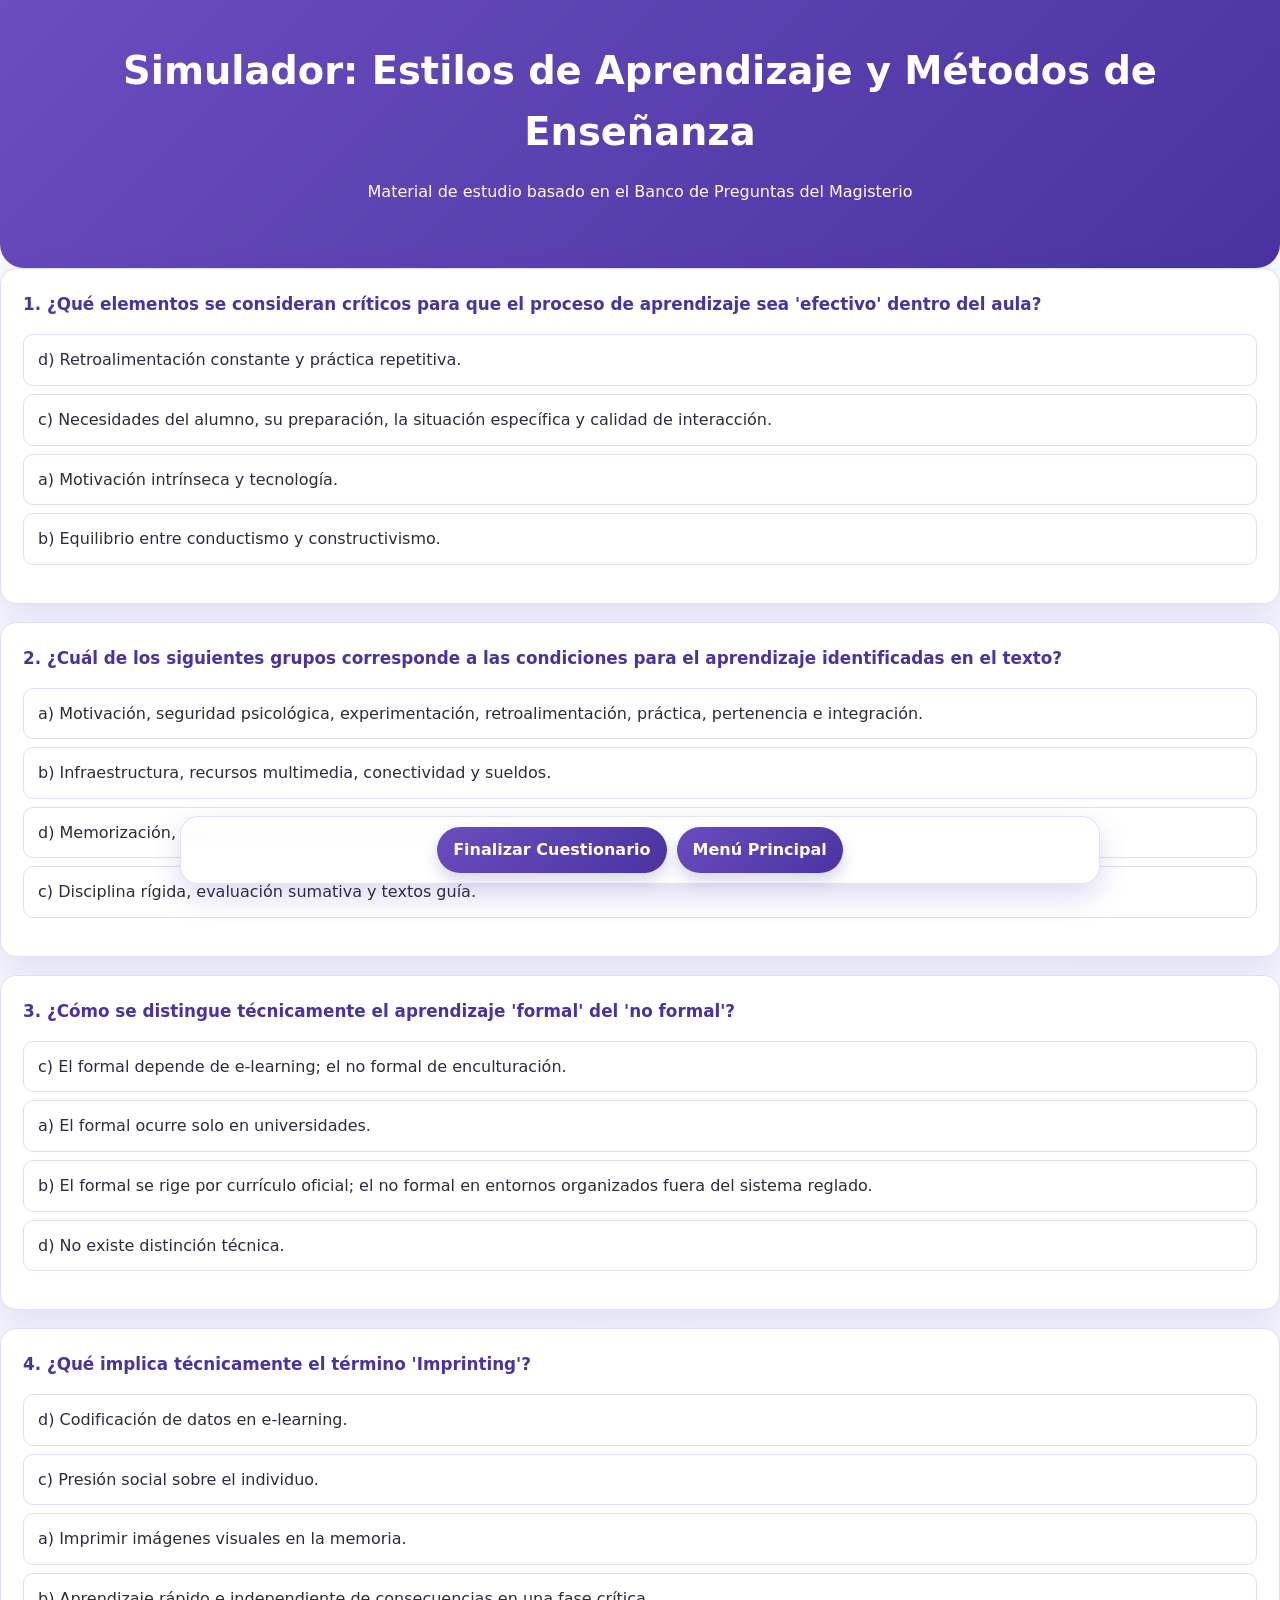
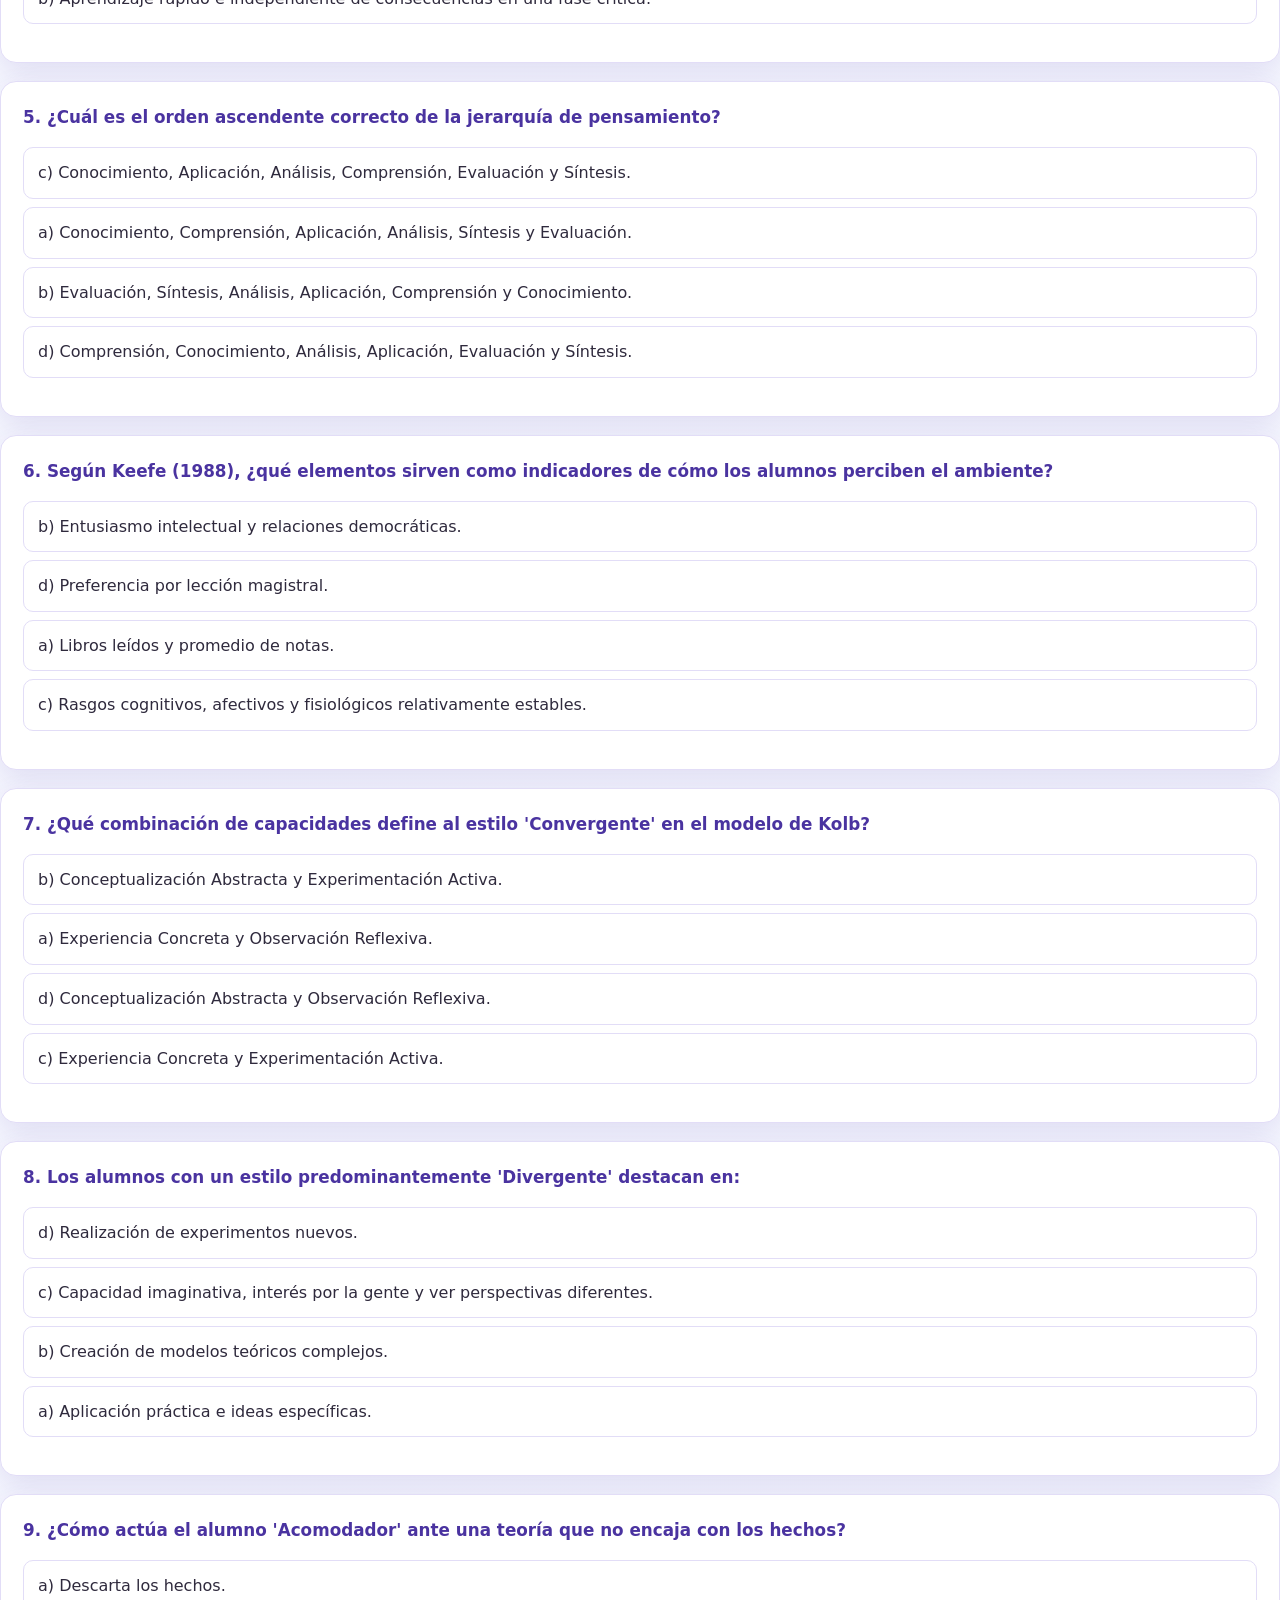
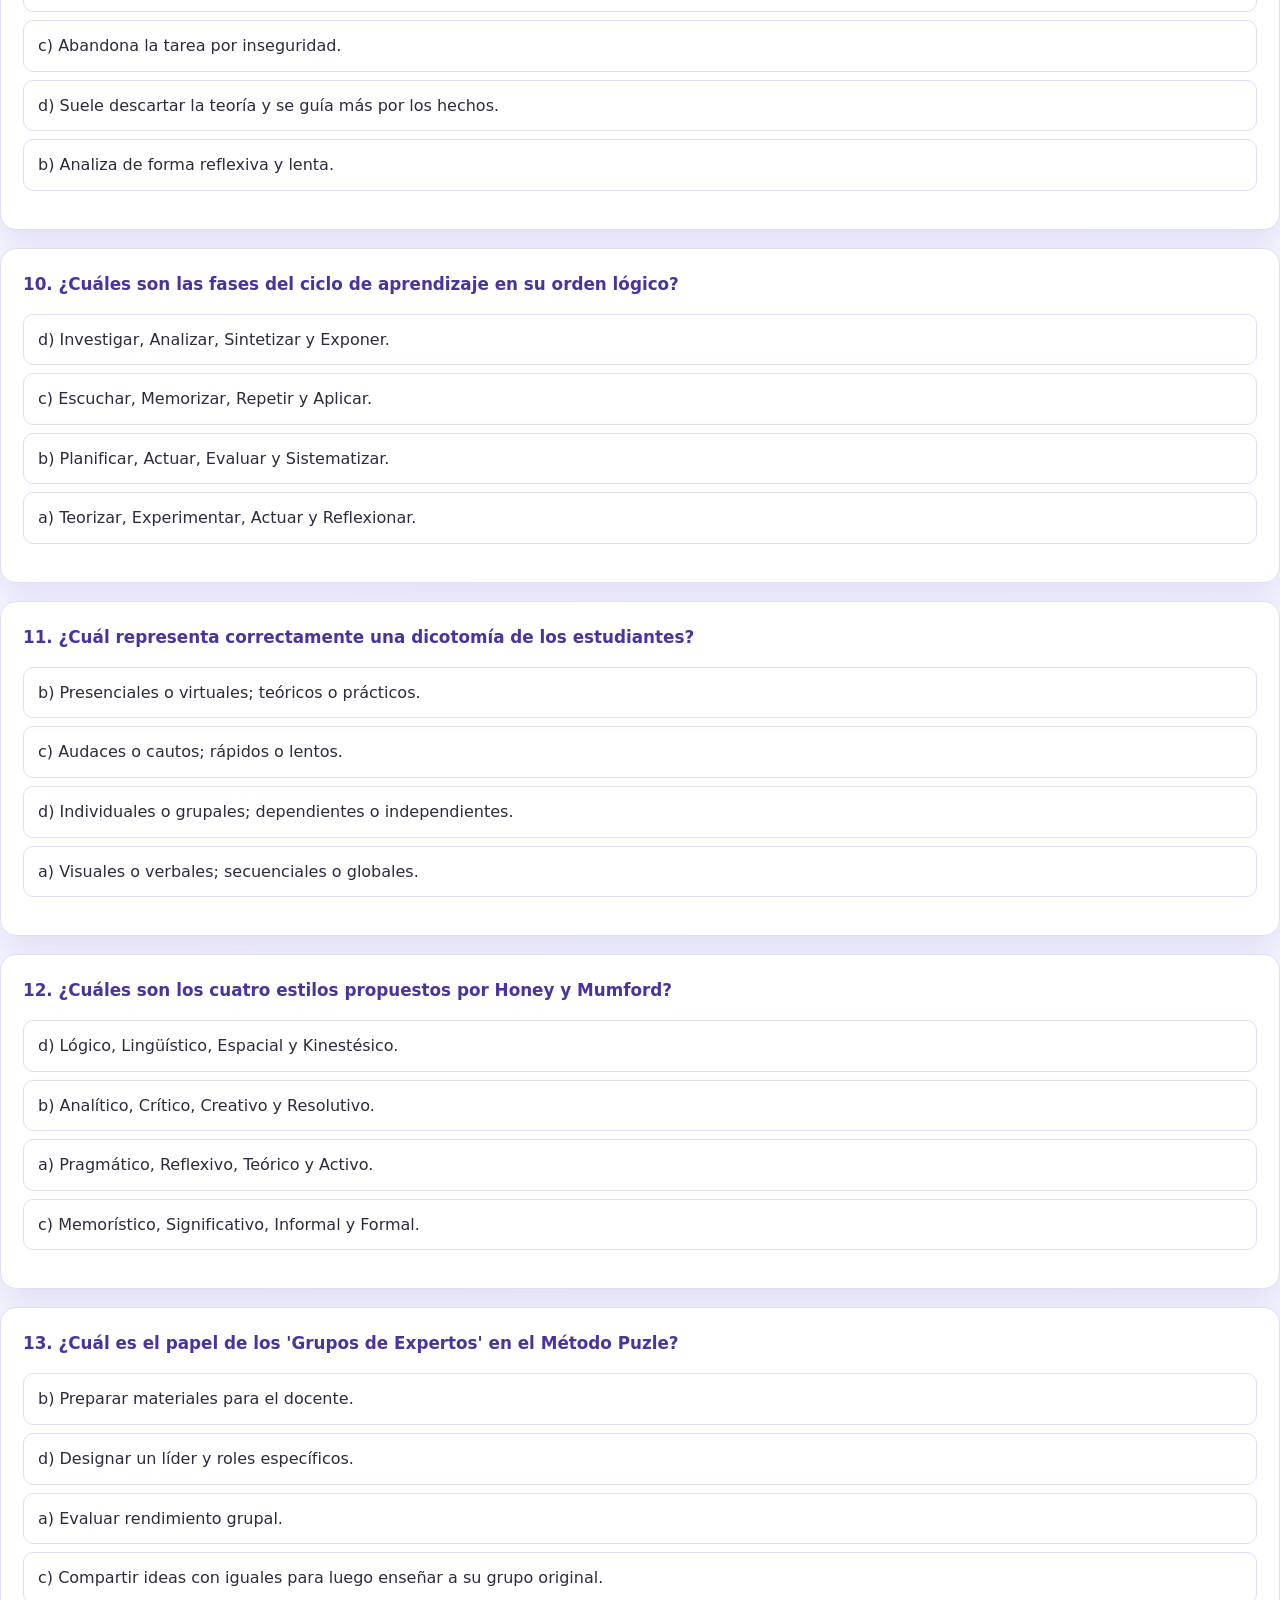
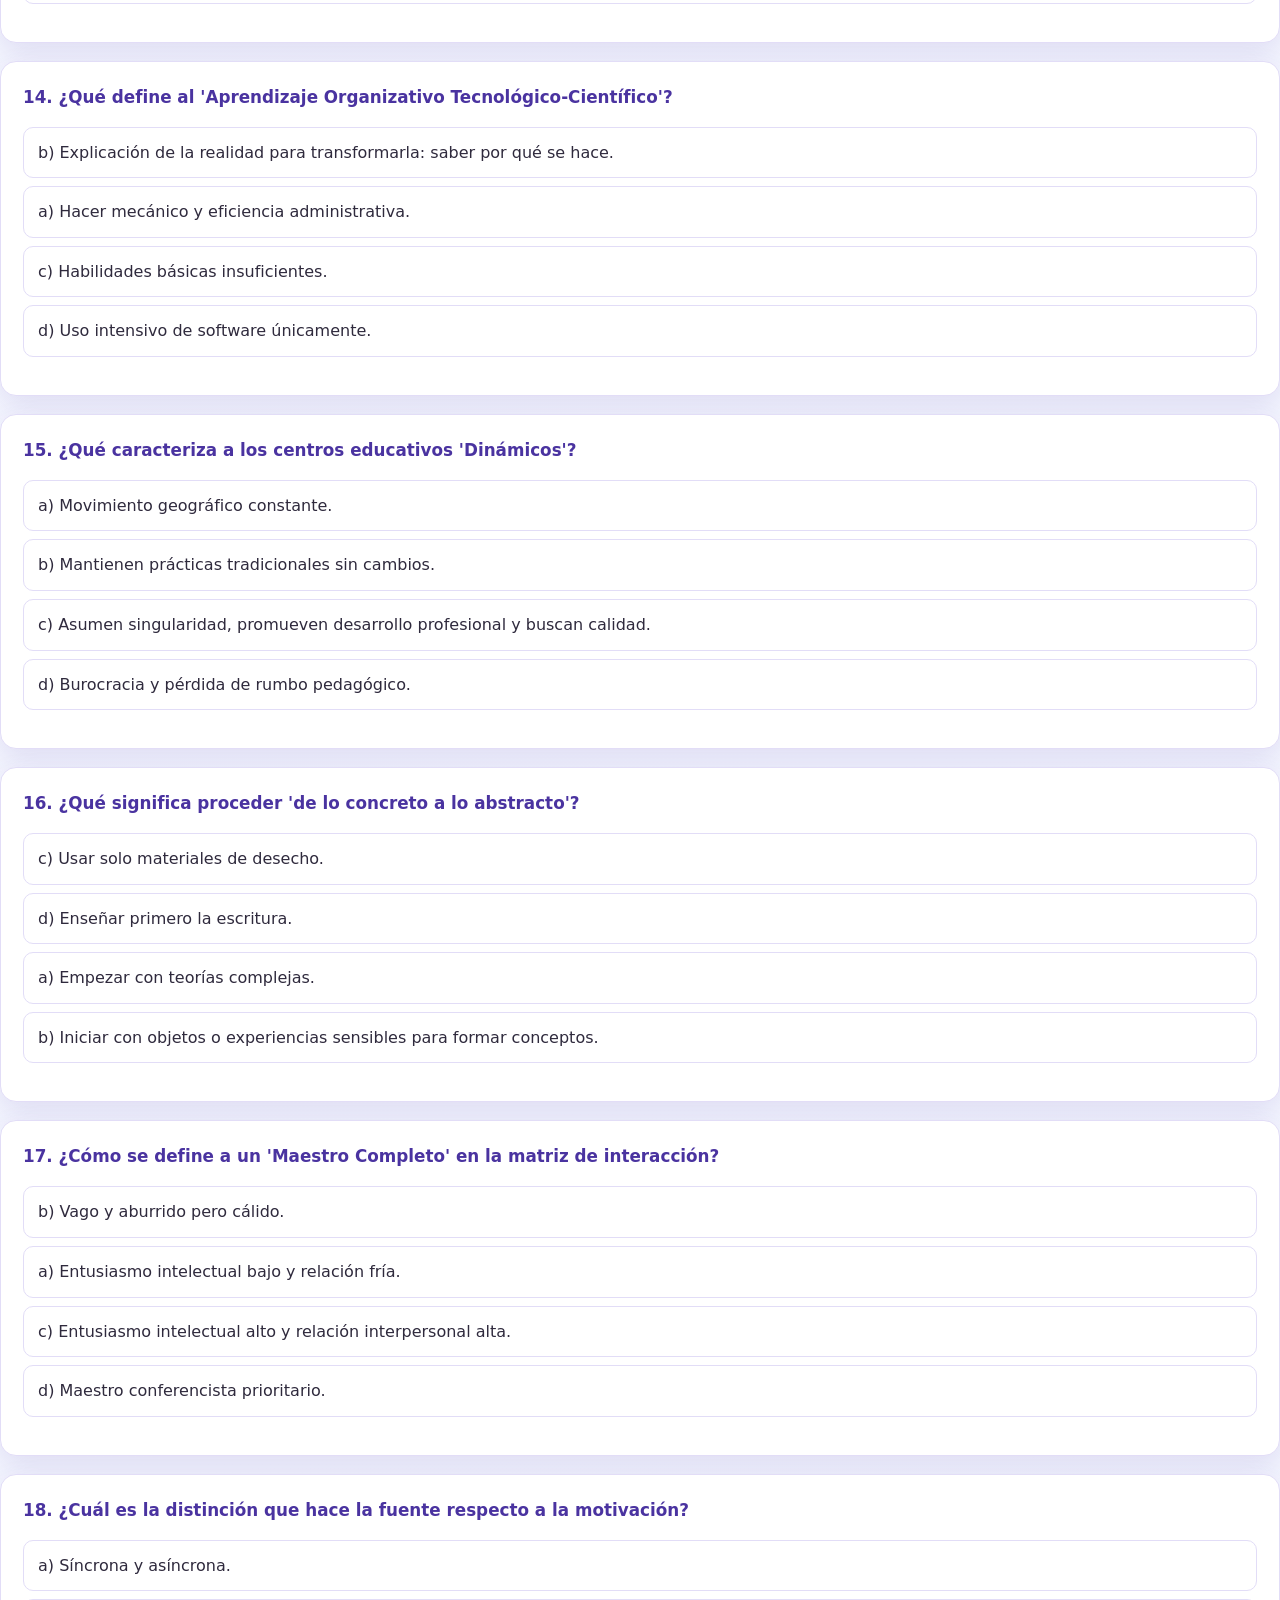
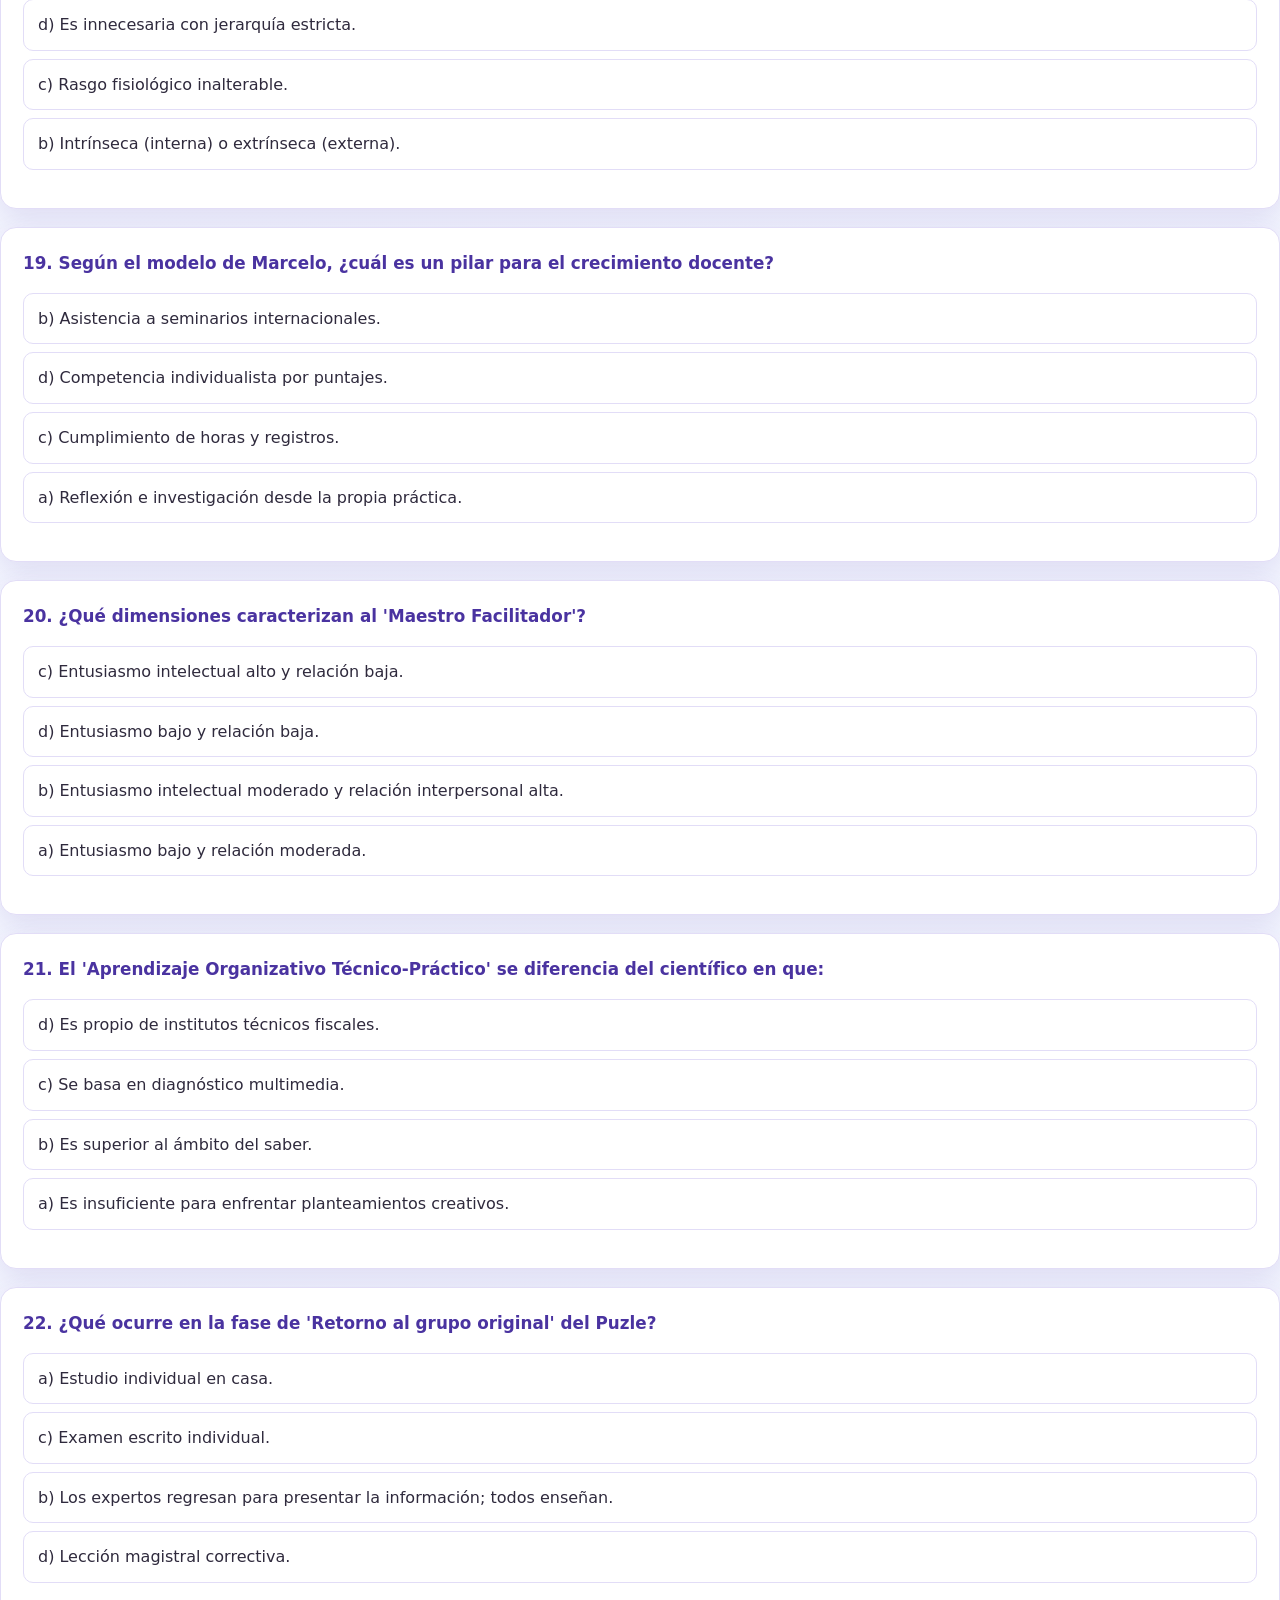
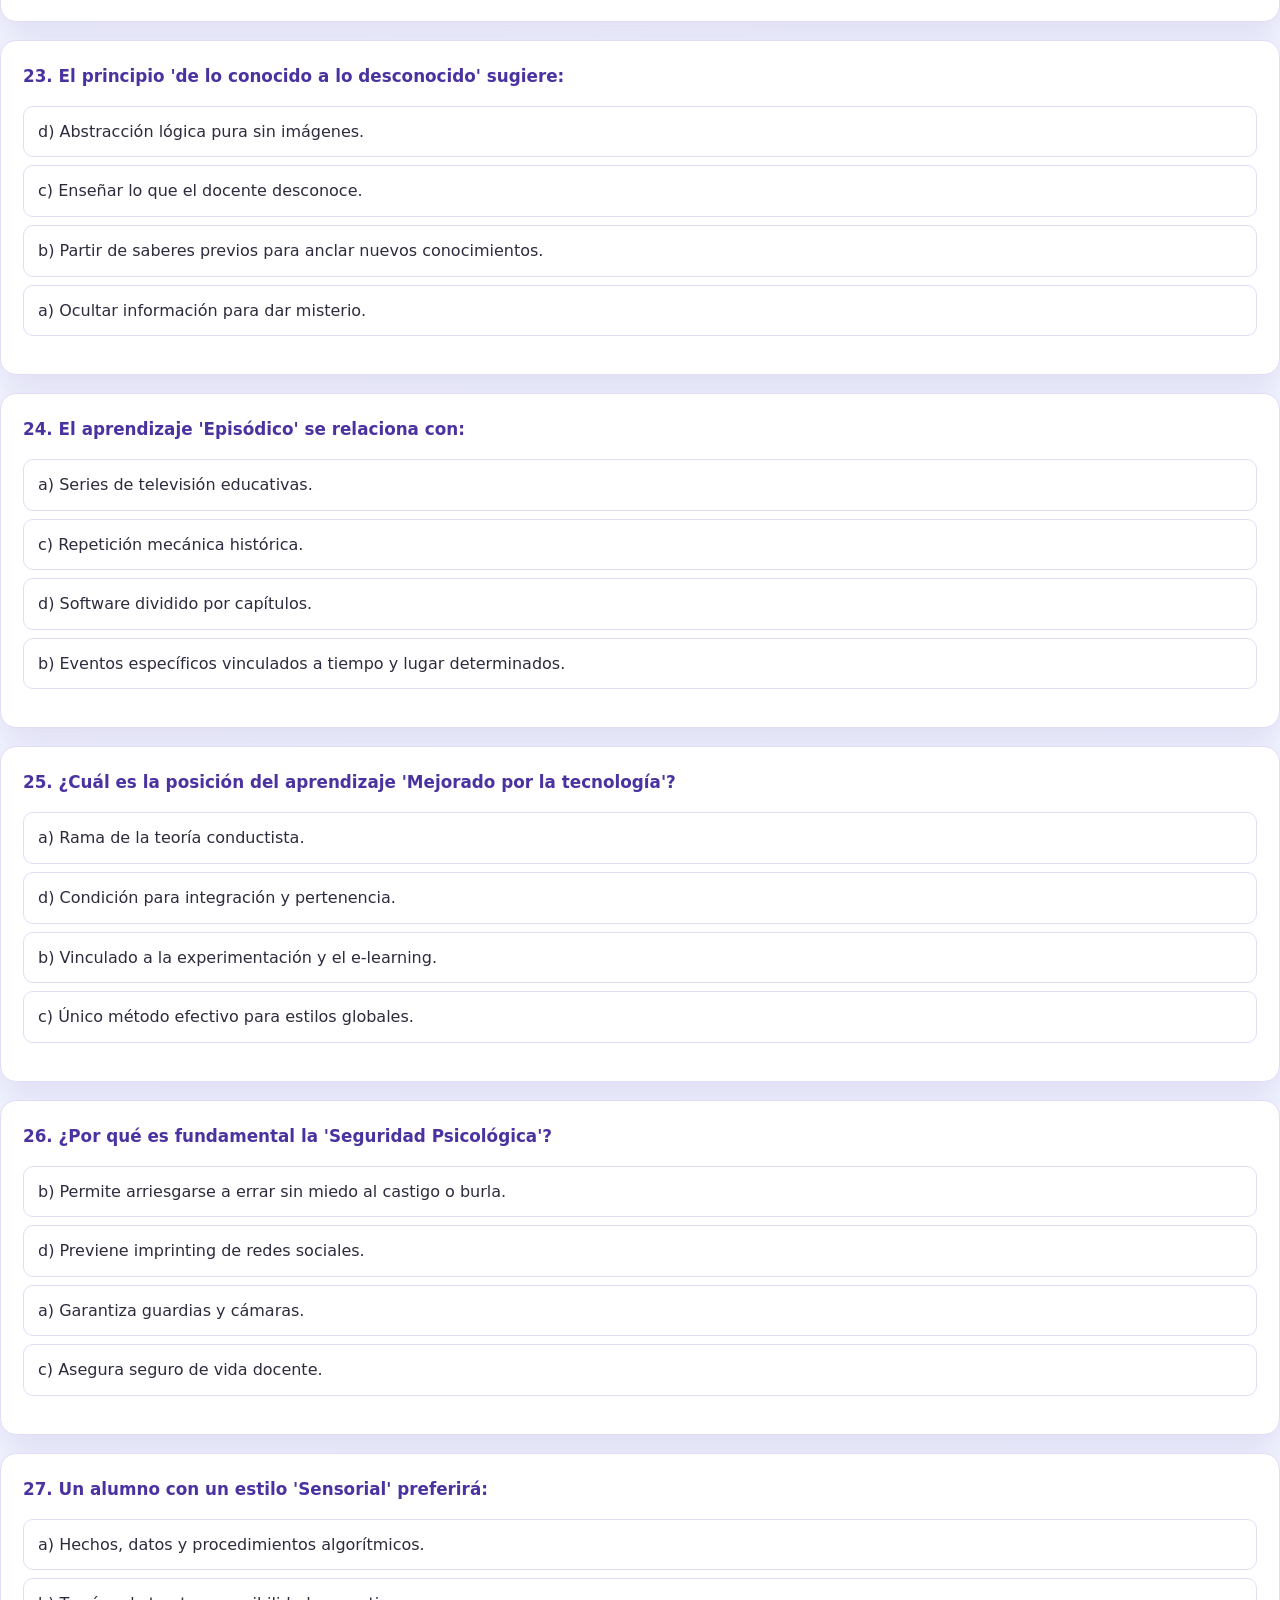
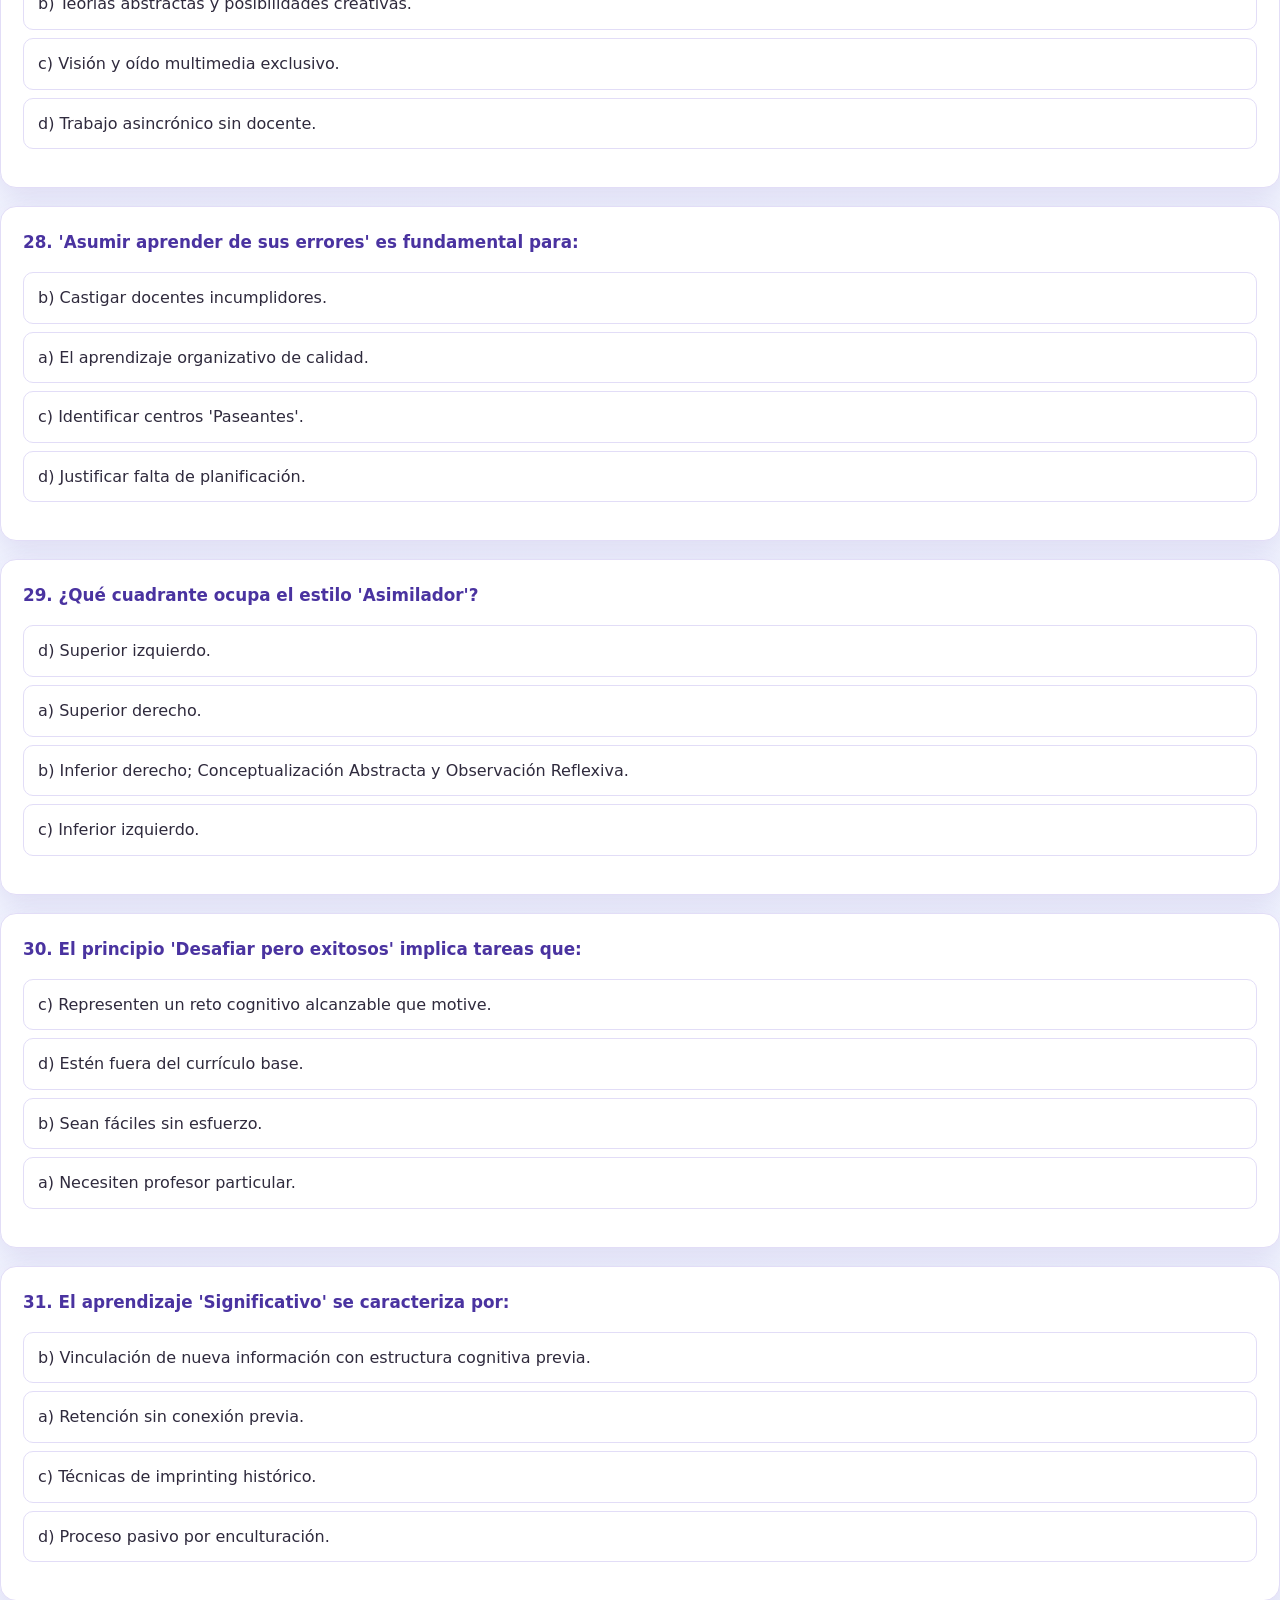
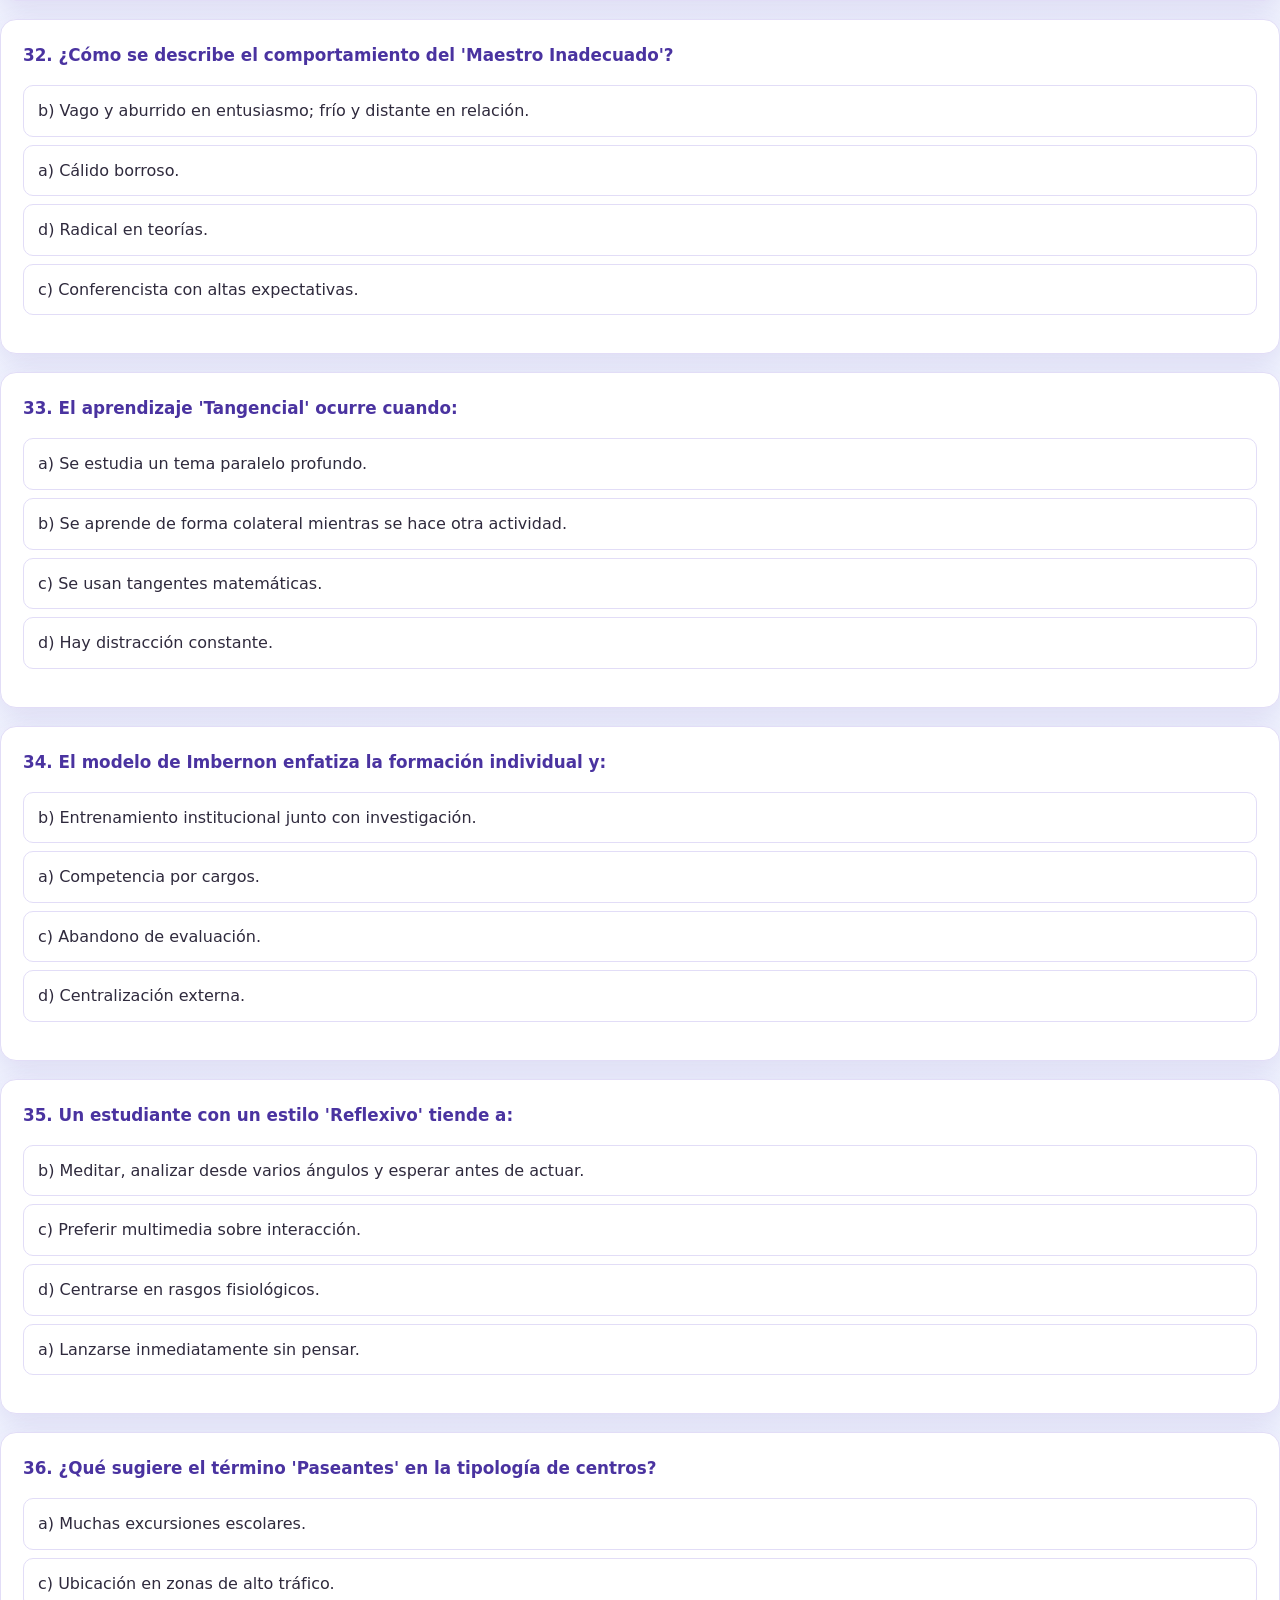
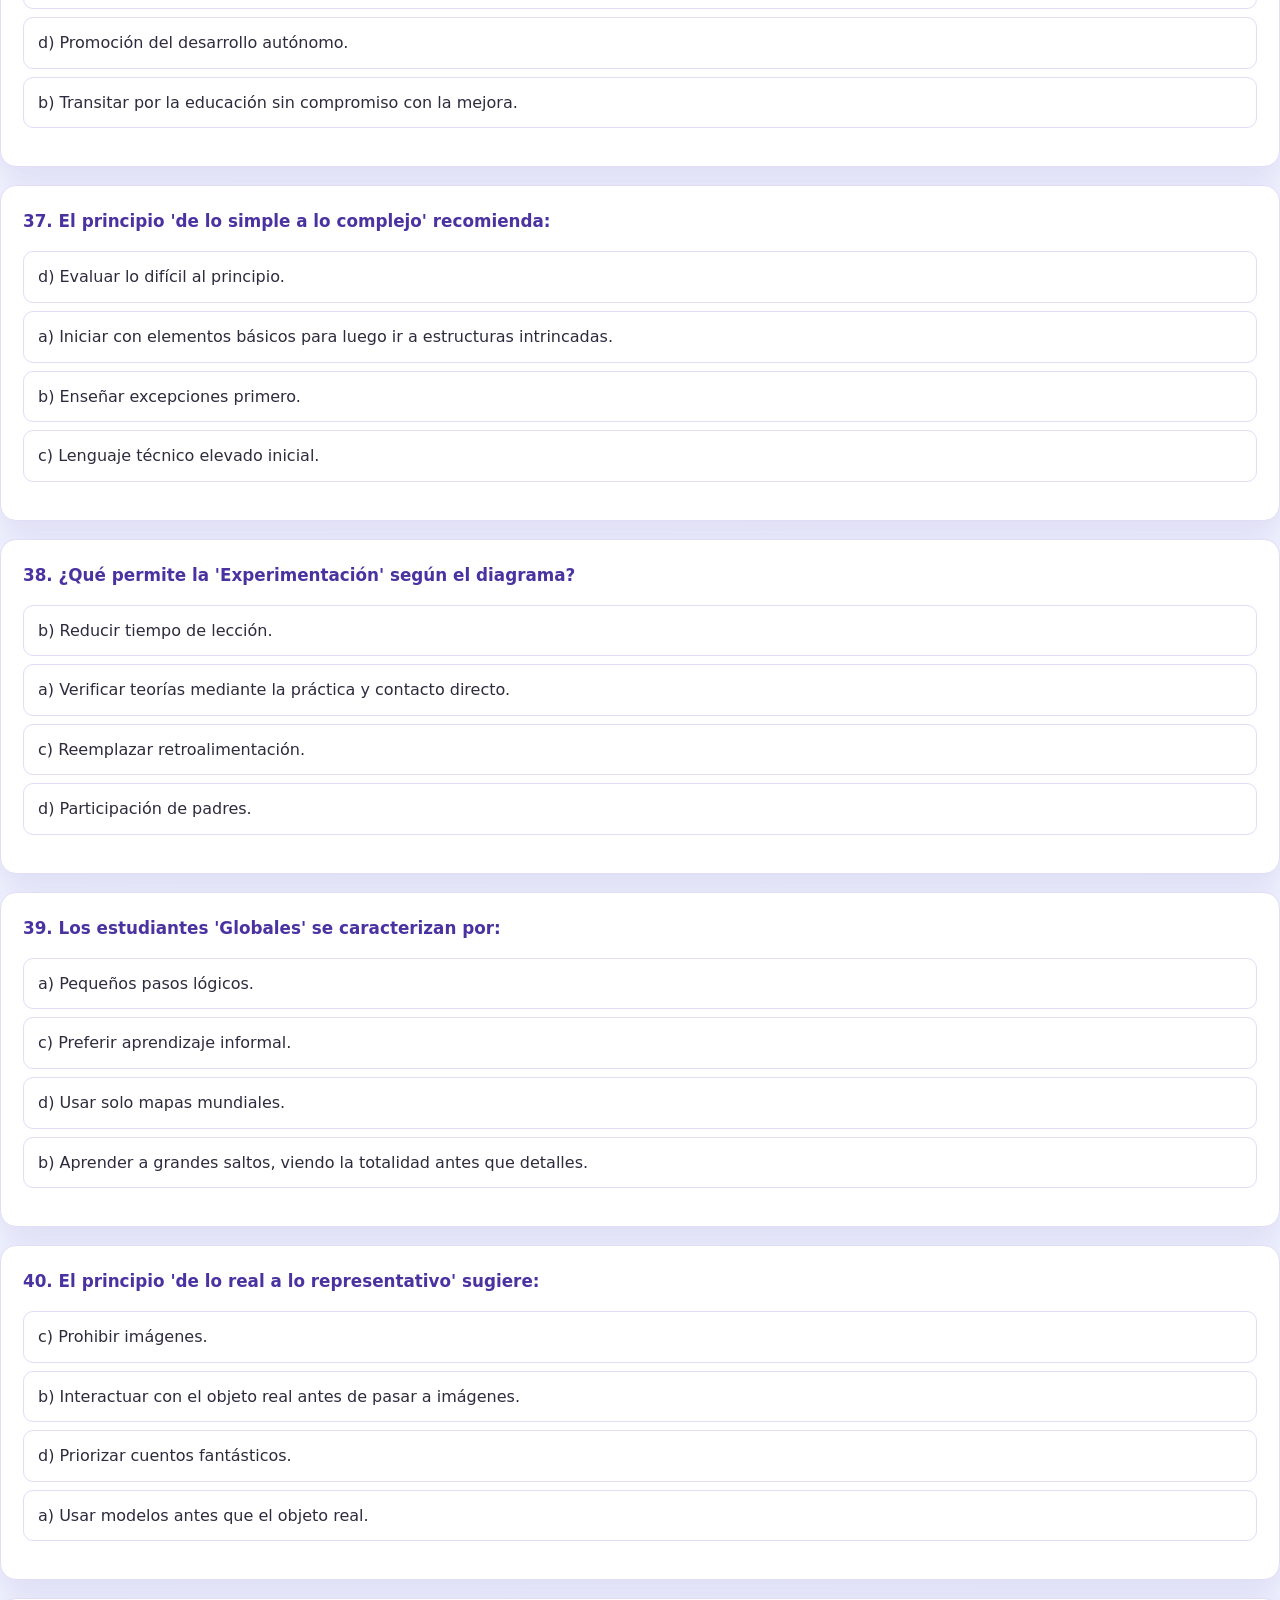
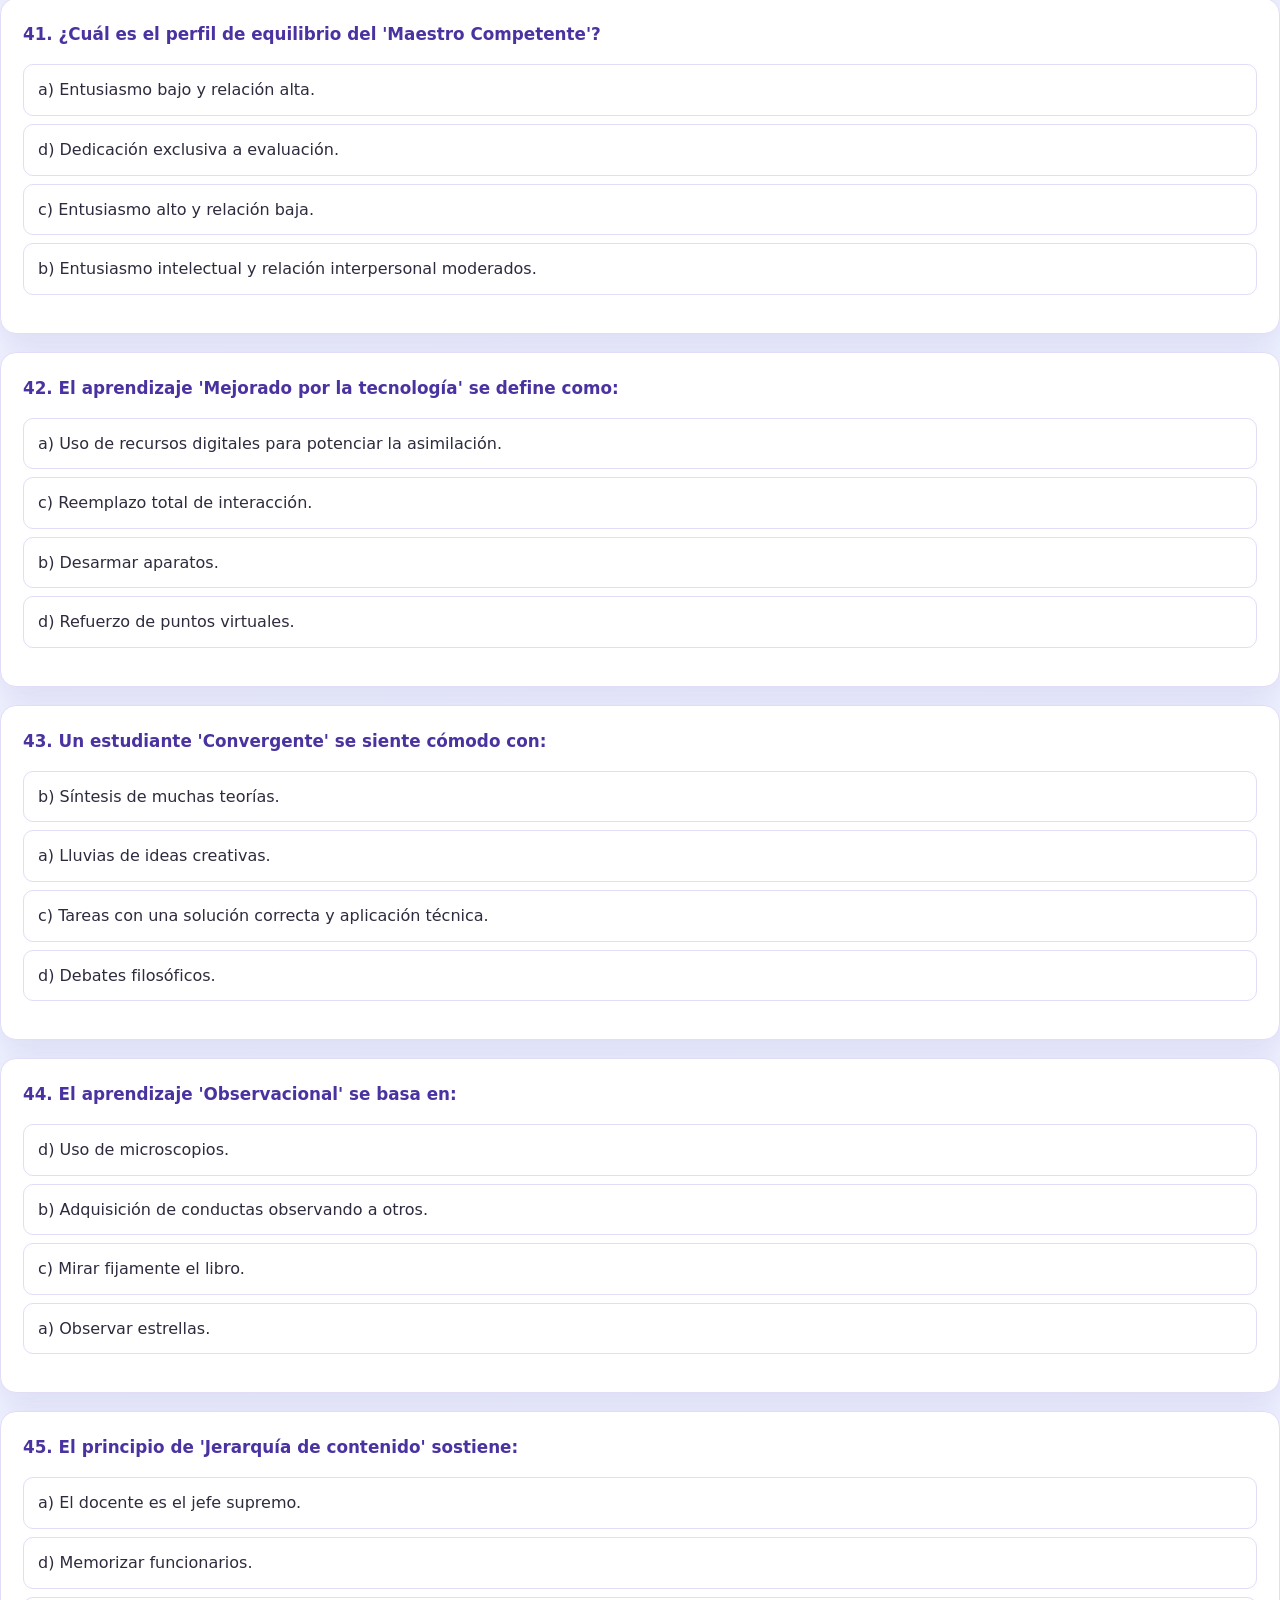
<file: Estilo_aprendizaje.html>
<!DOCTYPE html>
<html lang="es">
<head>
    <meta charset="UTF-8">
    <meta name="viewport" content="width=device-width, initial-scale=1.0">
    <title>Simulador de Ascenso - Estilos de Aprendizaje</title>
    <link rel="stylesheet" href="styles.css">
</head>
<body>
    <header>
        <h1>Simulador: Estilos de Aprendizaje y Métodos de Enseñanza</h1>
        <p>Material de estudio basado en el Banco de Preguntas del Magisterio</p>
    </header>

    <main id="quiz-container"></main>

    <script src="quiz-behavior.js"></script>
    <script>
        const quizData = [
            { q: "1. ¿Qué elementos se consideran críticos para que el proceso de aprendizaje sea 'efectivo' dentro del aula?", options: ["a) Motivación intrínseca y tecnología.", "b) Equilibrio entre conductismo y constructivismo.", "c) Necesidades del alumno, su preparación, la situación específica y calidad de interacción.", "d) Retroalimentación constante y práctica repetitiva."], correct: 2, retro: "La efectividad depende de las necesidades del alumno, su preparación, la situación y la calidad de interacción [1, 2]." },
            { q: "2. ¿Cuál de los siguientes grupos corresponde a las condiciones para el aprendizaje identificadas en el texto?", options: ["a) Motivación, seguridad psicológica, experimentación, retroalimentación, práctica, pertenencia e integración.", "b) Infraestructura, recursos multimedia, conectividad y sueldos.", "c) Disciplina rígida, evaluación sumativa y textos guía.", "d) Memorización, observación pasiva y enseñanza asincrónica."], correct: 0, retro: "Las condiciones propicias incluyen motivación, seguridad, experimentación, retroalimentación, práctica, pertenencia e integración [2, 3]." },
            { q: "3. ¿Cómo se distingue técnicamente el aprendizaje 'formal' del 'no formal'?", options: ["a) El formal ocurre solo en universidades.", "b) El formal se rige por currículo oficial; el no formal en entornos organizados fuera del sistema reglado.", "c) El formal depende de e-learning; el no formal de enculturación.", "d) No existe distinción técnica."], correct: 1, retro: "El formal se rige por currículo oficial y certificado; el no formal es organizado pero externo al sistema reglado [4]." },
            { q: "4. ¿Qué implica técnicamente el término 'Imprinting'?", options: ["a) Imprimir imágenes visuales en la memoria.", "b) Aprendizaje rápido e independiente de consecuencias en una fase crítica.", "c) Presión social sobre el individuo.", "d) Codificación de datos en e-learning."], correct: 1, retro: "Es un aprendizaje rápido e independiente de las consecuencias que ocurre en una fase crítica [5]." },
            { q: "5. ¿Cuál es el orden ascendente correcto de la jerarquía de pensamiento?", options: ["a) Conocimiento, Comprensión, Aplicación, Análisis, Síntesis y Evaluación.", "b) Evaluación, Síntesis, Análisis, Aplicación, Comprensión y Conocimiento.", "c) Conocimiento, Aplicación, Análisis, Comprensión, Evaluación y Síntesis.", "d) Comprensión, Conocimiento, Análisis, Aplicación, Evaluación y Síntesis."], correct: 0, retro: "La pirámide va del conocimiento (simple) a la evaluación (complejo) [6]." },
            { q: "6. Según Keefe (1988), ¿qué elementos sirven como indicadores de cómo los alumnos perciben el ambiente?", options: ["a) Libros leídos y promedio de notas.", "b) Entusiasmo intelectual y relaciones democráticas.", "c) Rasgos cognitivos, afectivos y fisiológicos relativamente estables.", "d) Preferencia por lección magistral."], correct: 2, retro: "Se definen por rasgos cognitivos, afectivos y fisiológicos estables de respuesta [7]." },
            { q: "7. ¿Qué combinación de capacidades define al estilo 'Convergente' en el modelo de Kolb?", options: ["a) Experiencia Concreta y Observación Reflexiva.", "b) Conceptualización Abstracta y Experimentación Activa.", "c) Experiencia Concreta y Experimentación Activa.", "d) Conceptualización Abstracta y Observación Reflexiva."], correct: 1, retro: "Se define por la Conceptualización Abstracta (CA) y la Experimentación Activa (EA) [8]." },
            { q: "8. Los alumnos con un estilo predominantemente 'Divergente' destacan en:", options: ["a) Aplicación práctica e ideas específicas.", "b) Creación de modelos teóricos complejos.", "c) Capacidad imaginativa, interés por la gente y ver perspectivas diferentes.", "d) Realización de experimentos nuevos."], correct: 2, retro: "Destacan por su capacidad imaginativa, interés social y visión multifocal de situaciones [9]." },
            { q: "9. ¿Cómo actúa el alumno 'Acomodador' ante una teoría que no encaja con los hechos?", options: ["a) Descarta los hechos.", "b) Analiza de forma reflexiva y lenta.", "c) Abandona la tarea por inseguridad.", "d) Suele descartar la teoría y se guía más por los hechos."], correct: 3, retro: "Prioriza los hechos sobre la teoría y se adapta fácilmente a circunstancias inmediatas [10]." },
            { q: "10. ¿Cuáles son las fases del ciclo de aprendizaje en su orden lógico?", options: ["a) Teorizar, Experimentar, Actuar y Reflexionar.", "b) Planificar, Actuar, Evaluar y Sistematizar.", "c) Escuchar, Memorizar, Repetir y Aplicar.", "d) Investigar, Analizar, Sintetizar y Exponer."], correct: 0, retro: "El orden lógico es: Teorizar, Experimentar, Actuar y Reflexionar [10]." },
            { q: "11. ¿Cuál representa correctamente una dicotomía de los estudiantes?", options: ["a) Visuales o verbales; secuenciales o globales.", "b) Presenciales o virtuales; teóricos o prácticos.", "c) Audaces o cautos; rápidos o lentos.", "d) Individuales o grupales; dependientes o independientes."], correct: 0, retro: "Se categorizan en visuales/verbales y secuenciales/globales [11]." },
            { q: "12. ¿Cuáles son los cuatro estilos propuestos por Honey y Mumford?", options: ["a) Pragmático, Reflexivo, Teórico y Activo.", "b) Analítico, Crítico, Creativo y Resolutivo.", "c) Memorístico, Significativo, Informal y Formal.", "d) Lógico, Lingüístico, Espacial y Kinestésico."], correct: 0, retro: "Los estilos son: Pragmático, Reflexivo, Teórico y Activo [12]." },
            { q: "13. ¿Cuál es el papel de los 'Grupos de Expertos' en el Método Puzle?", options: ["a) Evaluar rendimiento grupal.", "b) Preparar materiales para el docente.", "c) Compartir ideas con iguales para luego enseñar a su grupo original.", "d) Designar un líder y roles específicos."], correct: 2, retro: "Su fin es compartir ideas para luego enseñar a sus compañeros originales [13]." },
            { q: "14. ¿Qué define al 'Aprendizaje Organizativo Tecnológico-Científico'?", options: ["a) Hacer mecánico y eficiencia administrativa.", "b) Explicación de la realidad para transformarla: saber por qué se hace.", "c) Habilidades básicas insuficientes.", "d) Uso intensivo de software únicamente."], correct: 1, retro: "Busca la explicación de la realidad para transformarla, sabiendo el porqué de la acción [14]." },
            { q: "15. ¿Qué caracteriza a los centros educativos 'Dinámicos'?", options: ["a) Movimiento geográfico constante.", "b) Mantienen prácticas tradicionales sin cambios.", "c) Asumen singularidad, promueven desarrollo profesional y buscan calidad.", "d) Burocracia y pérdida de rumbo pedagógico."], correct: 2, retro: "Asumen la singularidad, promueven el desarrollo docente y buscan la calidad [15]." },
            { q: "16. ¿Qué significa proceder 'de lo concreto a lo abstracto'?", options: ["a) Empezar con teorías complejas.", "b) Iniciar con objetos o experiencias sensibles para formar conceptos.", "c) Usar solo materiales de desecho.", "d) Enseñar primero la escritura."], correct: 1, retro: "Significa iniciar con experiencias sensibles para llegar a generalizaciones [16]." },
            { q: "17. ¿Cómo se define a un 'Maestro Completo' en la matriz de interacción?", options: ["a) Entusiasmo intelectual bajo y relación fría.", "b) Vago y aburrido pero cálido.", "c) Entusiasmo intelectual alto y relación interpersonal alta.", "d) Maestro conferencista prioritario."], correct: 2, retro: "Es aquel con alto entusiasmo (claro/emocionante) y alta relación (cálido/abierto) [17]." },
            { q: "18. ¿Cuál es la distinción que hace la fuente respecto a la motivación?", options: ["a) Síncrona y asíncrona.", "b) Intrínseca (interna) o extrínseca (externa).", "c) Rasgo fisiológico inalterable.", "d) Es innecesaria con jerarquía estricta."], correct: 1, retro: "Se clasifica en intrínseca (interna) o extrínseca (estímulos externos) [18]." },
            { q: "19. Según el modelo de Marcelo, ¿cuál es un pilar para el crecimiento docente?", options: ["a) Reflexión e investigación desde la propia práctica.", "b) Asistencia a seminarios internacionales.", "c) Cumplimiento de horas y registros.", "d) Competencia individualista por puntajes."], correct: 0, retro: "El pilar es el desarrollo basado en la reflexión e investigación de la práctica [19]." },
            { q: "20. ¿Qué dimensiones caracterizan al 'Maestro Facilitador'?", options: ["a) Entusiasmo bajo y relación moderada.", "b) Entusiasmo intelectual moderado y relación interpersonal alta.", "c) Entusiasmo intelectual alto y relación baja.", "d) Entusiasmo bajo y relación baja."], correct: 1, retro: "Se caracteriza por entusiasmo intelectual moderado y relación interpersonal alta [20]." },
            { q: "21. El 'Aprendizaje Organizativo Técnico-Práctico' se diferencia del científico en que:", options: ["a) Es insuficiente para enfrentar planteamientos creativos.", "b) Es superior al ámbito del saber.", "c) Se basa en diagnóstico multimedia.", "d) Es propio de institutos técnicos fiscales."], correct: 0, retro: "Al basarse solo en habilidades, es insuficiente para la creatividad [20, 21]." },
            { q: "22. ¿Qué ocurre en la fase de 'Retorno al grupo original' del Puzle?", options: ["a) Estudio individual en casa.", "b) Los expertos regresan para presentar la información; todos enseñan.", "c) Examen escrito individual.", "d) Lección magistral correctiva."], correct: 1, retro: "Los expertos regresan a sus grupos originales para que todos enseñen y aprendan [22]." },
            { q: "23. El principio 'de lo conocido a lo desconocido' sugiere:", options: ["a) Ocultar información para dar misterio.", "b) Partir de saberes previos para anclar nuevos conocimientos.", "c) Enseñar lo que el docente desconoce.", "d) Abstracción lógica pura sin imágenes."], correct: 1, retro: "Sugiere partir de las experiencias previas del alumno para anclar el saber nuevo [23]." },
            { q: "24. El aprendizaje 'Episódico' se relaciona con:", options: ["a) Series de televisión educativas.", "b) Eventos específicos vinculados a tiempo y lugar determinados.", "c) Repetición mecánica histórica.", "d) Software dividido por capítulos."], correct: 1, retro: "Se vincula a experiencias específicas situadas en un tiempo y lugar [24]." },
            { q: "25. ¿Cuál es la posición del aprendizaje 'Mejorado por la tecnología'?", options: ["a) Rama de la teoría conductista.", "b) Vinculado a la experimentación y el e-learning.", "c) Único método efectivo para estilos globales.", "d) Condición para integración y pertenencia."], correct: 1, retro: "Se presenta vinculado a la experimentación y al e-learning [25]." },
            { q: "26. ¿Por qué es fundamental la 'Seguridad Psicológica'?", options: ["a) Garantiza guardias y cámaras.", "b) Permite arriesgarse a errar sin miedo al castigo o burla.", "c) Asegura seguro de vida docente.", "d) Previene imprinting de redes sociales."], correct: 1, retro: "Permite al alumno arriesgarse y experimentar sin temor a represalias [26]." },
            { q: "27. Un alumno con un estilo 'Sensorial' preferirá:", options: ["a) Hechos, datos y procedimientos algorítmicos.", "b) Teorías abstractas y posibilidades creativas.", "c) Visión y oído multimedia exclusivo.", "d) Trabajo asincrónico sin docente."], correct: 0, retro: "Prefiere hechos, datos concretos y procedimientos establecidos [27]." },
            { q: "28. 'Asumir aprender de sus errores' es fundamental para:", options: ["a) El aprendizaje organizativo de calidad.", "b) Castigar docentes incumplidores.", "c) Identificar centros 'Paseantes'.", "d) Justificar falta de planificación."], correct: 0, retro: "Es base de la calidad, viendo el error como oportunidad de mejora [28]." },
            { q: "29. ¿Qué cuadrante ocupa el estilo 'Asimilador'?", options: ["a) Superior derecho.", "b) Inferior derecho; Conceptualización Abstracta y Observación Reflexiva.", "c) Inferior izquierdo.", "d) Superior izquierdo."], correct: 1, retro: "Ocupa el cuadrante inferior derecho: Conceptualización Abstracta (CA) y Observación Reflexiva (OR) [29]." },
            { q: "30. El principio 'Desafiar pero exitosos' implica tareas que:", options: ["a) Necesiten profesor particular.", "b) Sean fáciles sin esfuerzo.", "c) Representen un reto cognitivo alcanzable que motive.", "d) Estén fuera del currículo base."], correct: 2, retro: "Deben ser retos alcanzables que generen éxito y motivación [30]." },
            { q: "31. El aprendizaje 'Significativo' se caracteriza por:", options: ["a) Retención sin conexión previa.", "b) Vinculación de nueva información con estructura cognitiva previa.", "c) Técnicas de imprinting histórico.", "d) Proceso pasivo por enculturación."], correct: 1, retro: "Es la vinculación de información nueva con lo que ya se sabe, dándole sentido [31]." },
            { q: "32. ¿Cómo se describe el comportamiento del 'Maestro Inadecuado'?", options: ["a) Cálido borroso.", "b) Vago y aburrido en entusiasmo; frío y distante en relación.", "c) Conferencista con altas expectativas.", "d) Radical en teorías."], correct: 1, retro: "Se describe como vago/aburrido en entusiasmo y frío/distante en trato [32]." },
            { q: "33. El aprendizaje 'Tangencial' ocurre cuando:", options: ["a) Se estudia un tema paralelo profundo.", "b) Se aprende de forma colateral mientras se hace otra actividad.", "c) Se usan tangentes matemáticas.", "d) Hay distracción constante."], correct: 1, retro: "Es el aprendizaje colateral que sucede durante otra actividad principal [33]." },
            { q: "34. El modelo de Imbernon enfatiza la formación individual y:", options: ["a) Competencia por cargos.", "b) Entrenamiento institucional junto con investigación.", "c) Abandono de evaluación.", "d) Centralización externa."], correct: 1, retro: "Une la formación institucional con la investigación e indagación [34]." },
            { q: "35. Un estudiante con un estilo 'Reflexivo' tiende a:", options: ["a) Lanzarse inmediatamente sin pensar.", "b) Meditar, analizar desde varios ángulos y esperar antes de actuar.", "c) Preferir multimedia sobre interacción.", "d) Centrarse en rasgos fisiológicos."], correct: 1, retro: "Tiende a meditar y analizar la información antes de tomar acción [35]." },
            { q: "36. ¿Qué sugiere el término 'Paseantes' en la tipología de centros?", options: ["a) Muchas excursiones escolares.", "b) Transitar por la educación sin compromiso con la mejora.", "c) Ubicación en zonas de alto tráfico.", "d) Promoción del desarrollo autónomo."], correct: 1, retro: "Define centros que transitan por la educación sin reflexión ni mejora [36]." },
            { q: "37. El principio 'de lo simple a lo complejo' recomienda:", options: ["a) Iniciar con elementos básicos para luego ir a estructuras intrincadas.", "b) Enseñar excepciones primero.", "c) Lenguaje técnico elevado inicial.", "d) Evaluar lo difícil al principio."], correct: 0, retro: "Recomienda iniciar con bases para abordar luego sistemas intrincados [37]." },
            { q: "38. ¿Qué permite la 'Experimentación' según el diagrama?", options: ["a) Verificar teorías mediante la práctica y contacto directo.", "b) Reducir tiempo de lección.", "c) Reemplazar retroalimentación.", "d) Participación de padres."], correct: 0, retro: "Permite verificar las teorías a través de la práctica directa [38]." },
            { q: "39. Los estudiantes 'Globales' se caracterizan por:", options: ["a) Pequeños pasos lógicos.", "b) Aprender a grandes saltos, viendo la totalidad antes que detalles.", "c) Preferir aprendizaje informal.", "d) Usar solo mapas mundiales."], correct: 1, retro: "Aprenden visualizando primero el problema en su totalidad [39]." },
            { q: "40. El principio 'de lo real a lo representativo' sugiere:", options: ["a) Usar modelos antes que el objeto real.", "b) Interactuar con el objeto real antes de pasar a imágenes.", "c) Prohibir imágenes.", "d) Priorizar cuentos fantásticos."], correct: 1, retro: "Sostiene que el contacto real debe preceder a los símbolos [40]." },
            { q: "41. ¿Cuál es el perfil de equilibrio del 'Maestro Competente'?", options: ["a) Entusiasmo bajo y relación alta.", "b) Entusiasmo intelectual y relación interpersonal moderados.", "c) Entusiasmo alto y relación baja.", "d) Dedicación exclusiva a evaluación."], correct: 1, retro: "Es el equilibrio entre entusiasmo intelectual y relación interpersonal [41]." },
            { q: "42. El aprendizaje 'Mejorado por la tecnología' se define como:", options: ["a) Uso de recursos digitales para potenciar la asimilación.", "b) Desarmar aparatos.", "c) Reemplazo total de interacción.", "d) Refuerzo de puntos virtuales."], correct: 0, retro: "Utiliza recursos digitales para mejorar el proceso de aprendizaje [42]." },
            { q: "43. Un estudiante 'Convergente' se siente cómodo con:", options: ["a) Lluvias de ideas creativas.", "b) Síntesis de muchas teorías.", "c) Tareas con una solución correcta y aplicación técnica.", "d) Debates filosóficos."], correct: 2, retro: "Busca tareas con soluciones técnicas únicas y aplicaciones precisas [43]." },
            { q: "44. El aprendizaje 'Observacional' se basa en:", options: ["a) Observar estrellas.", "b) Adquisición de conductas observando a otros.", "c) Mirar fijamente el libro.", "d) Uso de microscopios."], correct: 1, retro: "Es la adquisición de conocimientos por imitación de modelos [44]." },
            { q: "45. El principio de 'Jerarquía de contenido' sostiene:", options: ["a) El docente es el jefe supremo.", "b) Contenidos organizados de lo fundamental a lo accesorio.", "c) Ciencias exactas superiores.", "d) Memorizar funcionarios."], correct: 1, retro: "Dicta que los contenidos deben ir de lo básico a lo complejo [45]." },
            { q: "46. 'Diagnosticar sistemáticamente líneas de mejora' permite:", options: ["a) Identificar debilidades y planificar acciones de calidad.", "b) Diagnósticos médicos.", "c) Sancionar docentes.", "d) Listas de compras obligatorias."], correct: 0, retro: "Permite a la escuela identificar debilidades para elevar su calidad [46]." },
            { q: "47. La incorporación de 'Inteligencias Múltiples' sugiere que:", options: ["a) Todos tienen el mismo tipo de inteligencia.", "b) Existen diferentes formas de procesar información.", "c) CI superior a 130 obligatorio.", "d) Rasgo auditivo/visual fijo."], correct: 1, retro: "Reconoce que hay variadas formas de procesar la información [47]." },
            { q: "48. El principio 'de lo empírico a lo racional' es fundamental porque:", options: ["a) La razón pura es superior.", "b) Parte de experiencia y datos sensibles para construir lógica.", "c) Trato empírico y evaluación sumativa.", "d) Acción irracional inicial."], correct: 1, retro: "Propone usar datos sensibles para construir pensamiento lógico [48]." },
            { q: "49. ¿Qué papel juega la 'Retroalimentación'?", options: ["a) Innecesaria tras enculturación.", "b) Informa sobre progreso, aciertos y errores para ajustar.", "c) Solo entrega de nota final.", "d) Desayuno escolar."], correct: 1, retro: "Informa sobre el progreso para permitir el ajuste necesario [49]." },
            { q: "50. El objetivo de la autoevaluación de preferencias es:", options: ["a) Separar grupos de élite.", "b) Identificar estilo para individualizar enseñanza.", "c) Requisito estadístico.", "d) Elegir carrera universitaria."], correct: 1, retro: "Sirve para que el docente pueda adaptar su estilo al del alumno [50]." }
        ];
        shuffleOptions(quizData);

        const container = document.getElementById('quiz-container');

        quizData.forEach((item, index) => {
            const card = document.createElement('div');
            card.className = 'question-card';
            card.innerHTML = `<div class="question-text">${item.q}</div>`;
            
            const list = document.createElement('ul');
            list.className = 'options';
            
            item.options.forEach((opt, optIndex) => {
                const li = document.createElement('li');
                li.innerText = opt;
                li.onclick = () => {
                    const allOptions = list.querySelectorAll('li');
                    allOptions.forEach(l => l.style.pointerEvents = 'none');
                    
                    const feedback = document.getElementById(`feedback-${index}`);
                    feedback.style.display = 'block';
                    
                    if (optIndex === item.correct) {
                        feedback.innerText = "¡Correcto! " + item.retro;
                        feedback.className = 'feedback correct';
                        li.style.backgroundColor = '#d4edda';
                        li.style.borderColor = '#28a745';
                    } else {
                        feedback.innerText = "¡Incorrrecto!";
                        feedback.className = 'feedback incorrect';
                        li.style.backgroundColor = '#f8d7da';
                        li.style.borderColor = '#dc3545';
                    }
                };
                list.appendChild(li);
            });
            
            card.appendChild(list);
            const feedbackDiv = document.createElement('div');
            feedbackDiv.id = `feedback-${index}`;
            feedbackDiv.className = 'feedback';
            card.appendChild(feedbackDiv);
            container.appendChild(card);
        });
    </script>
</body>
</html>
</file>
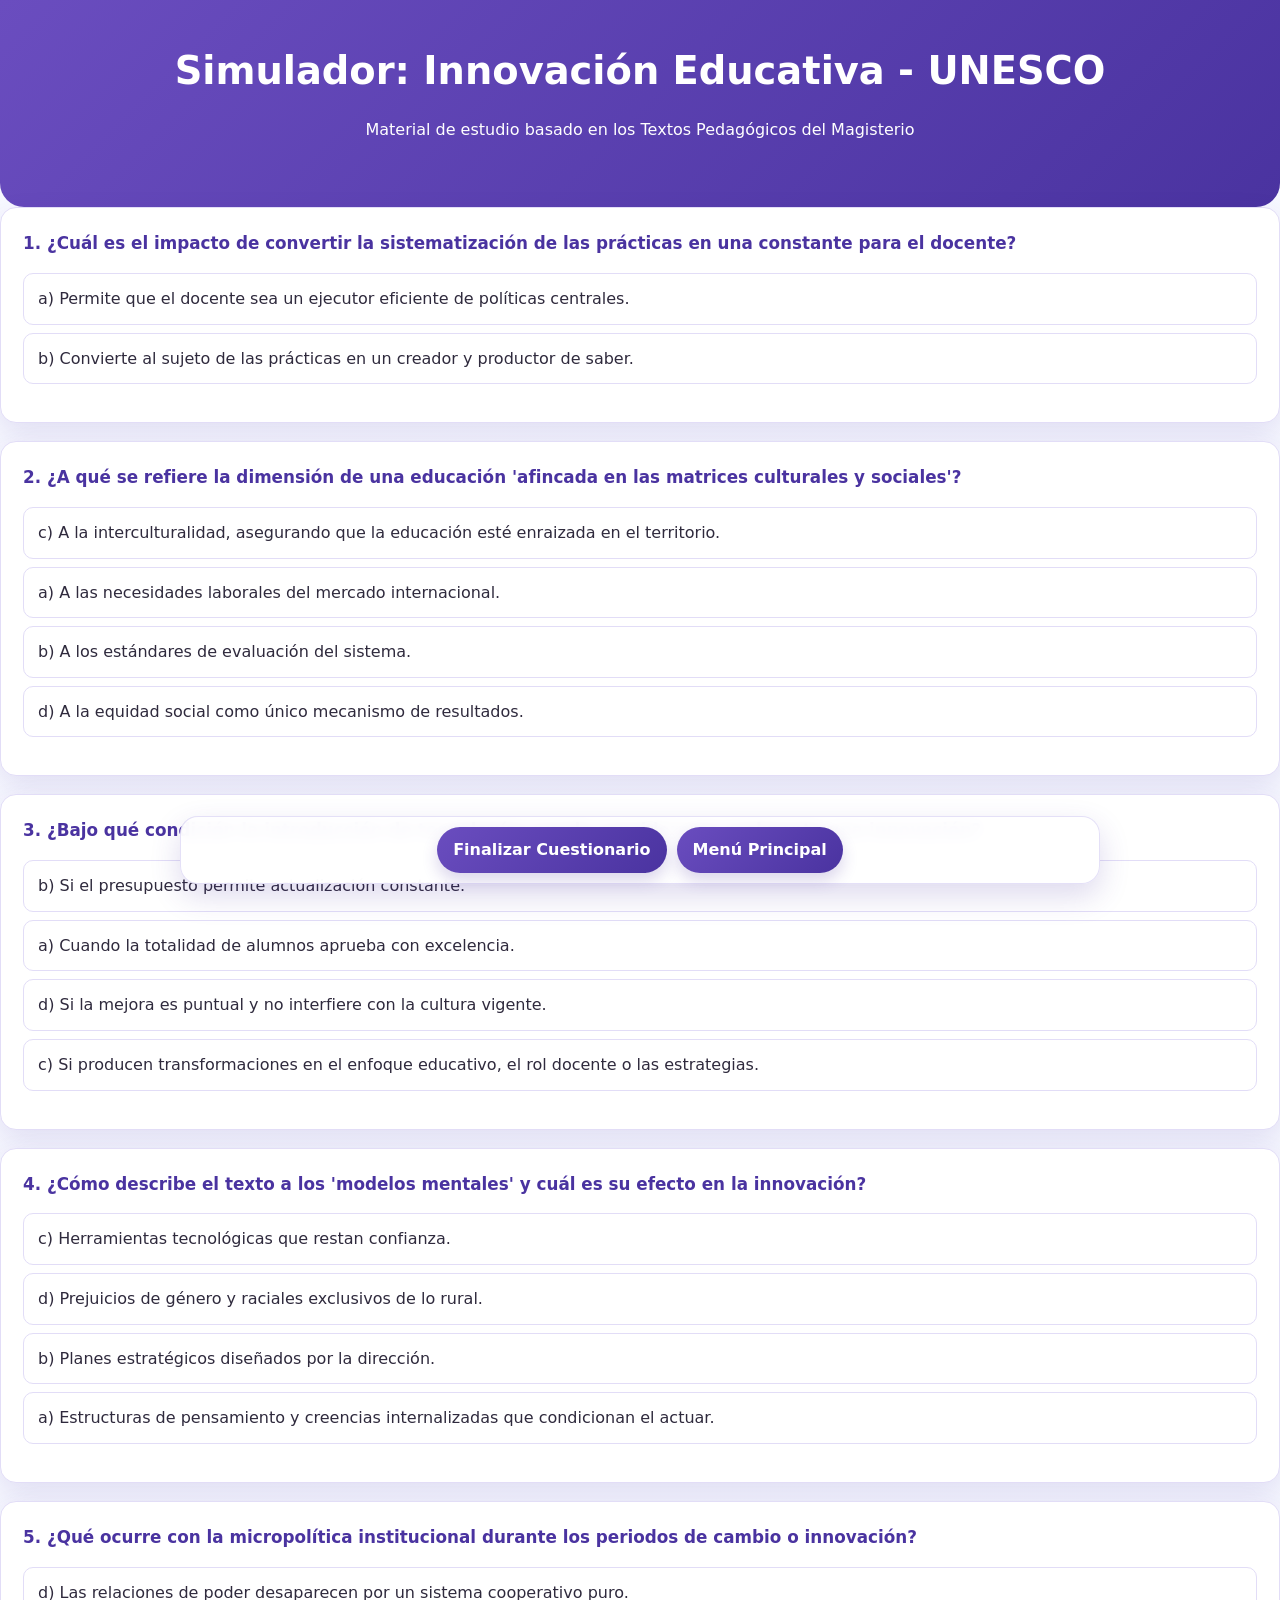
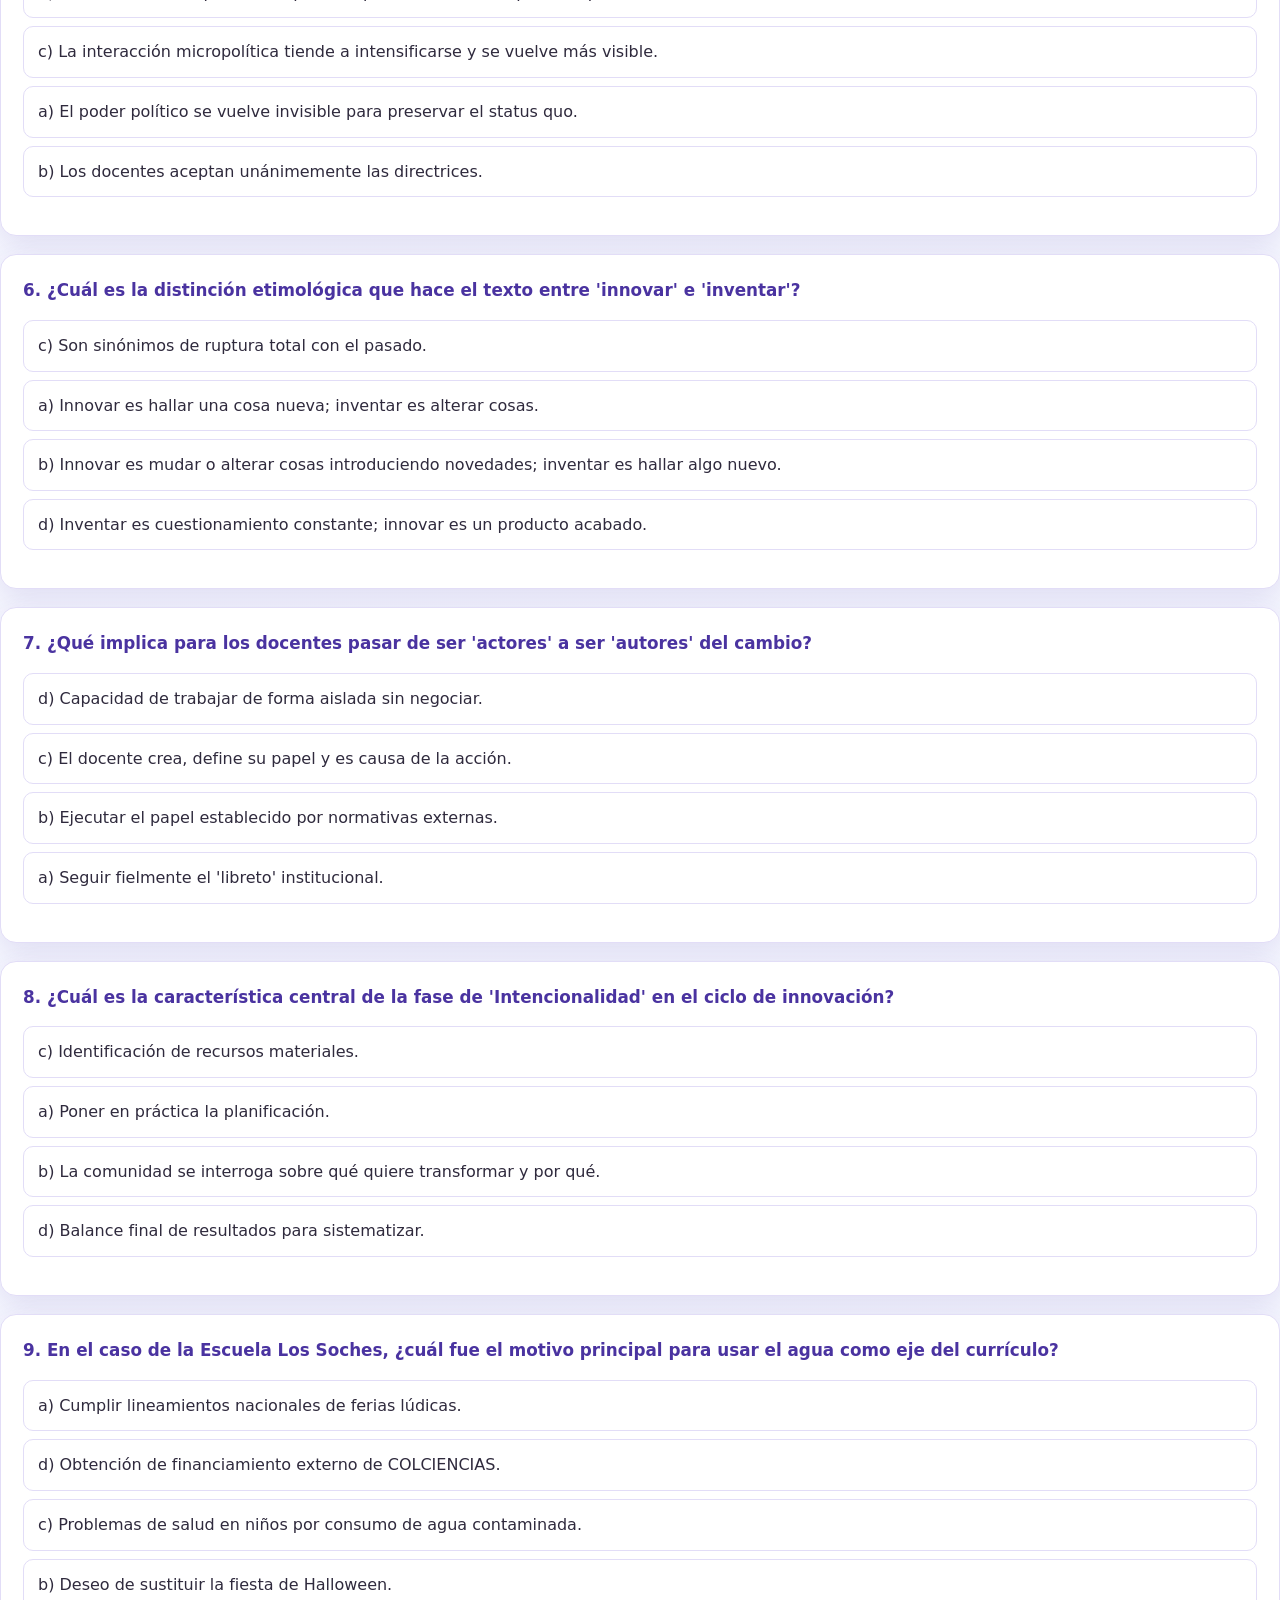
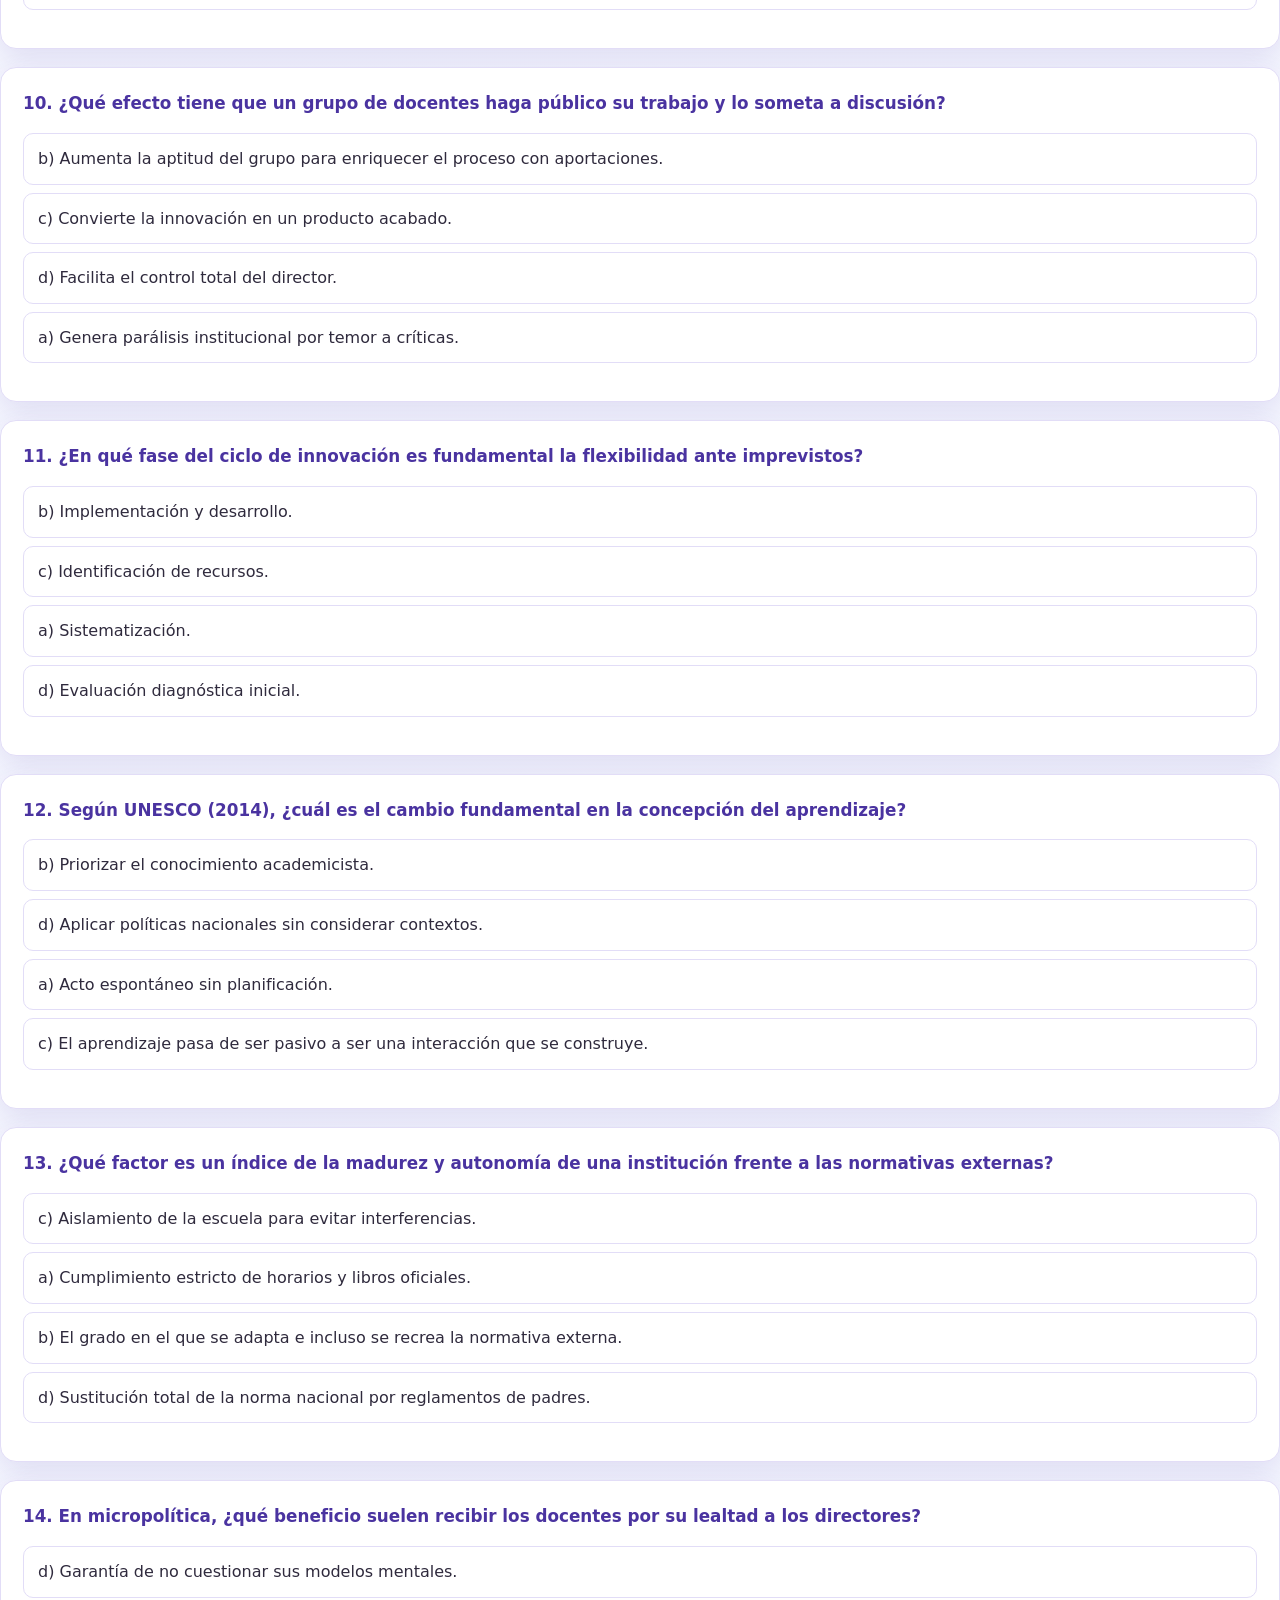
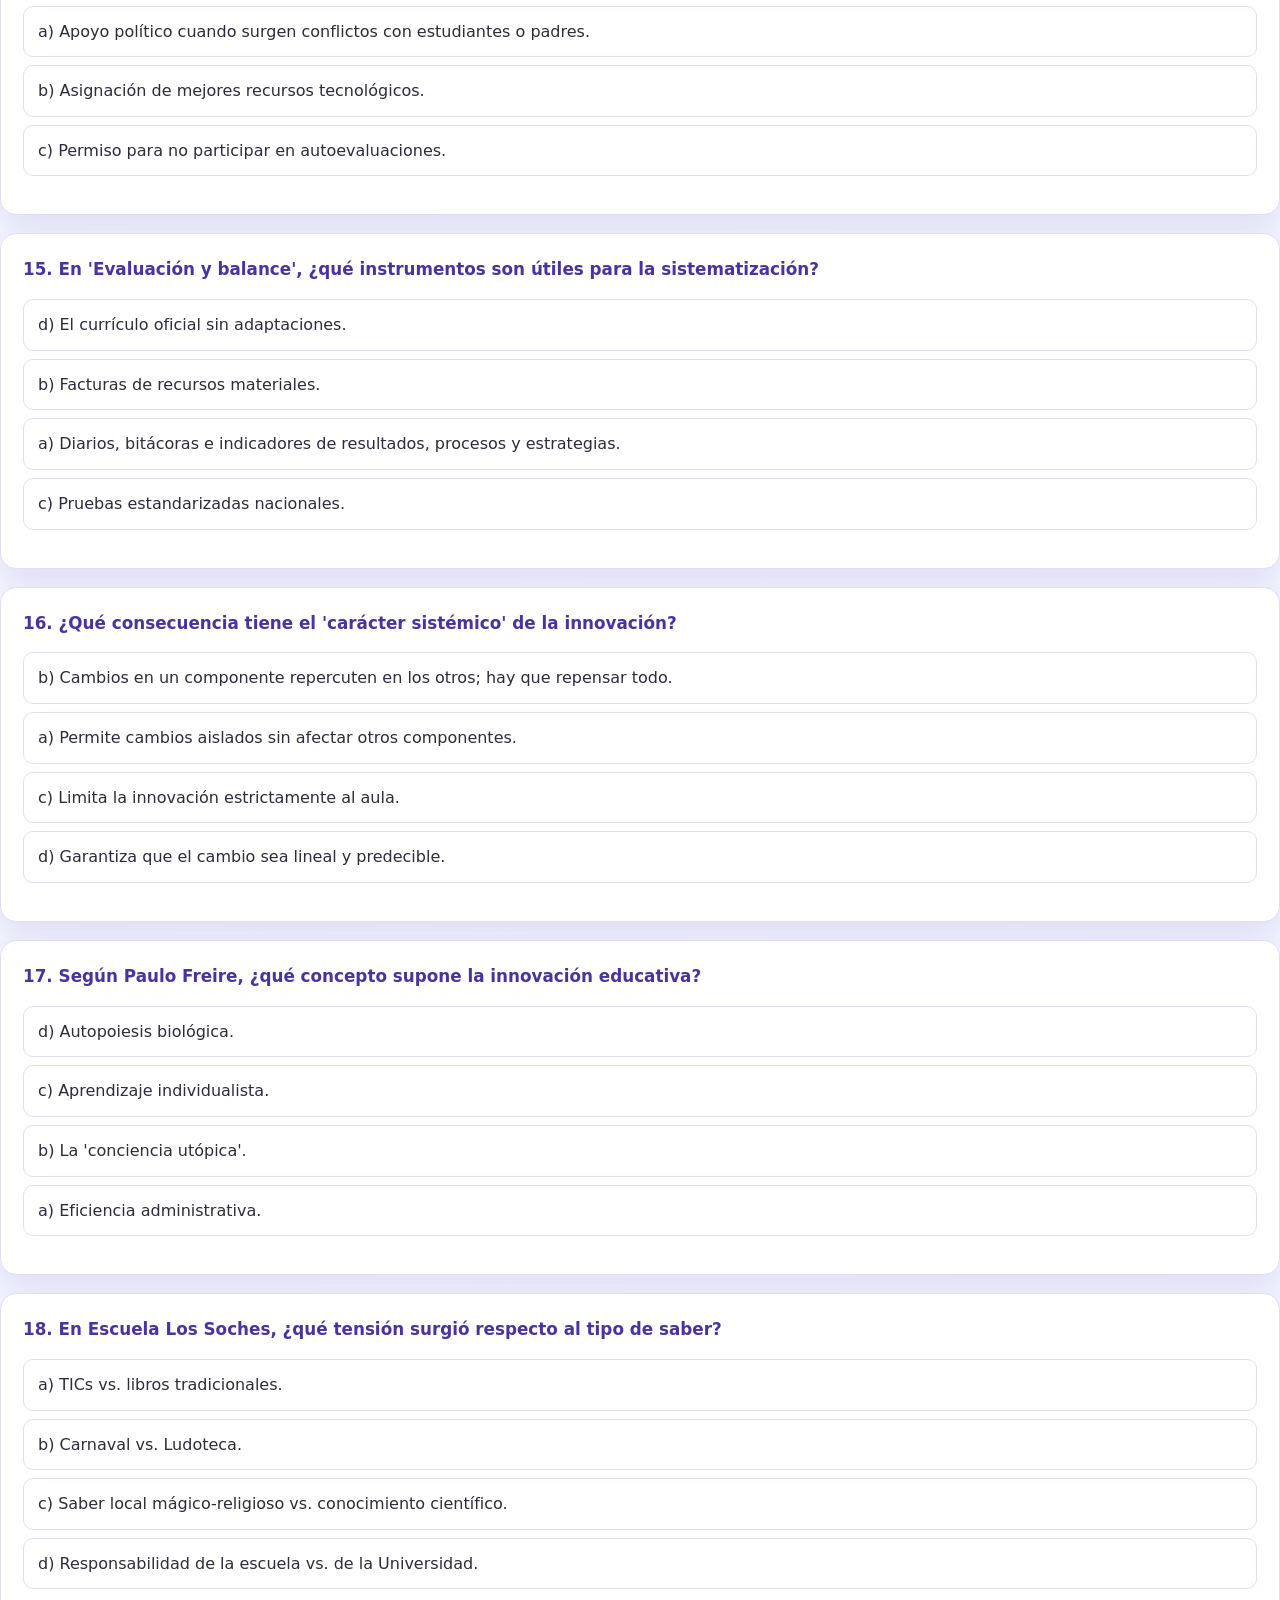
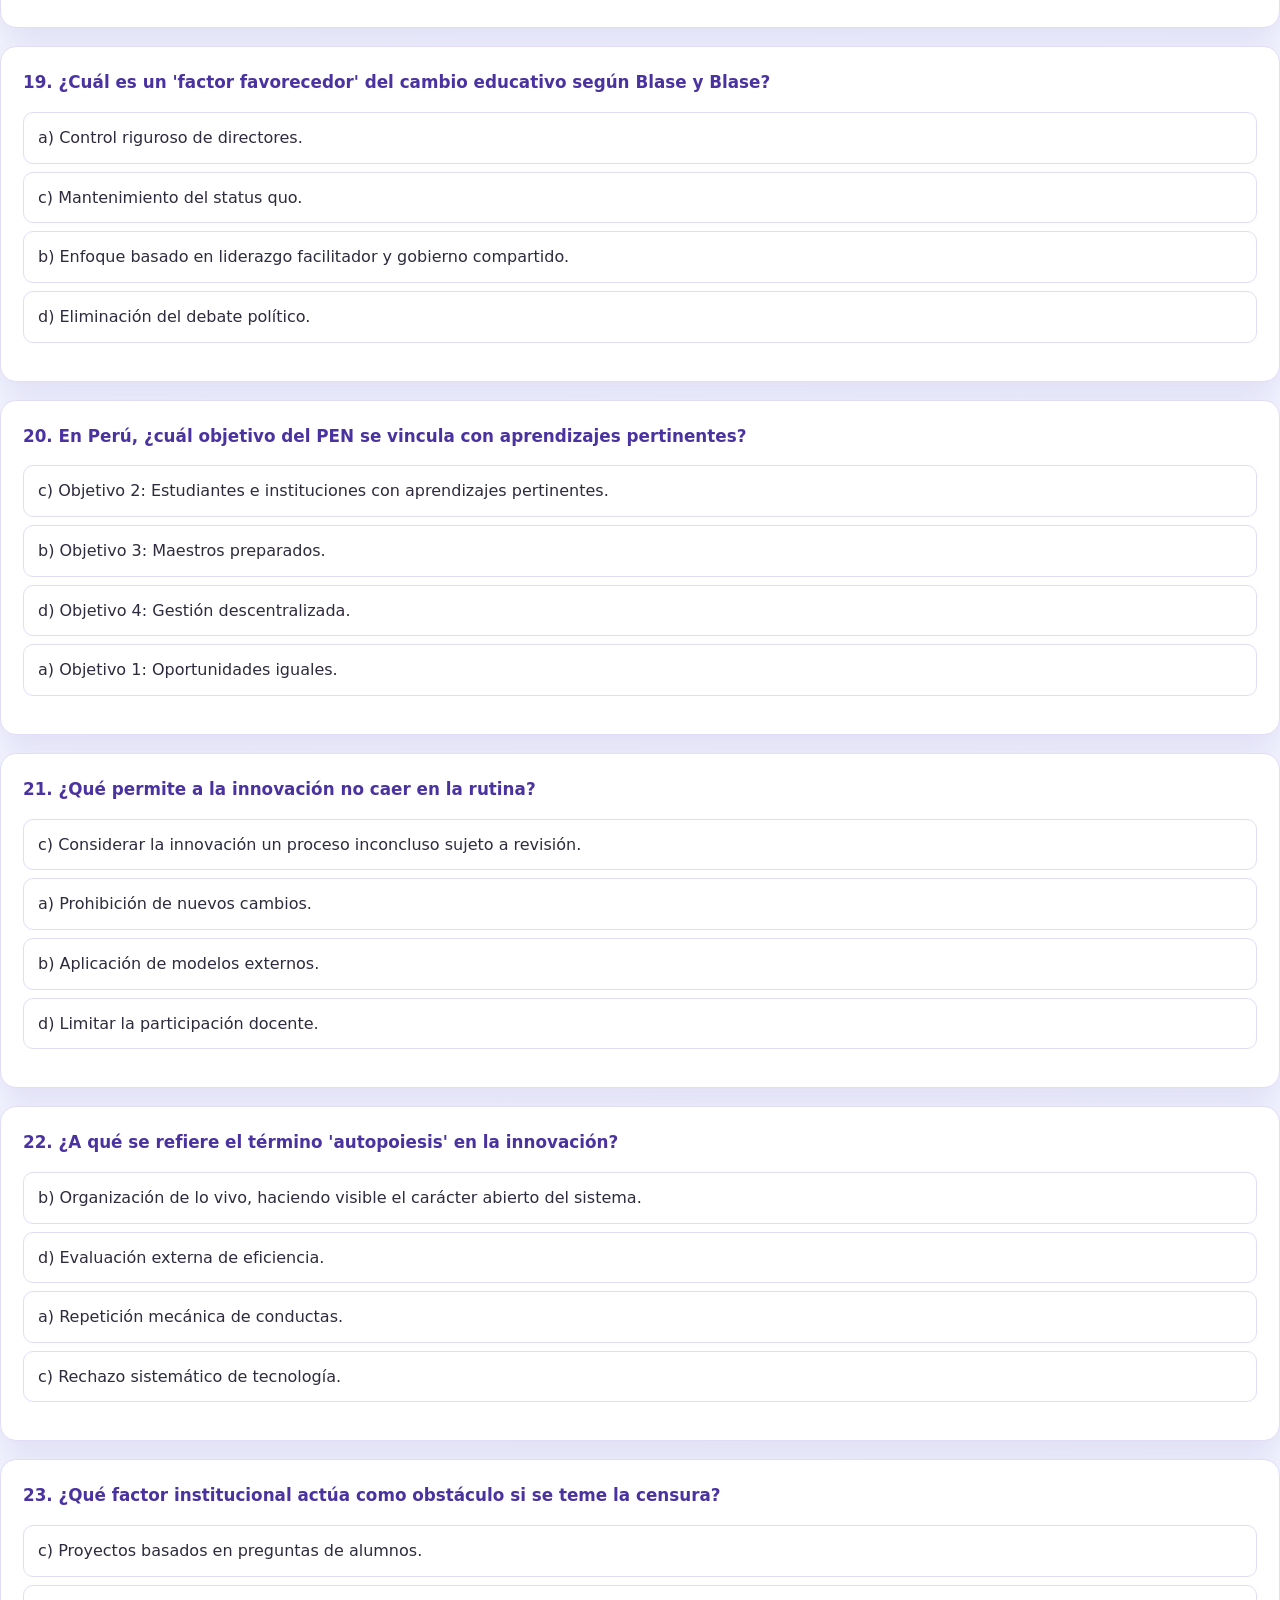
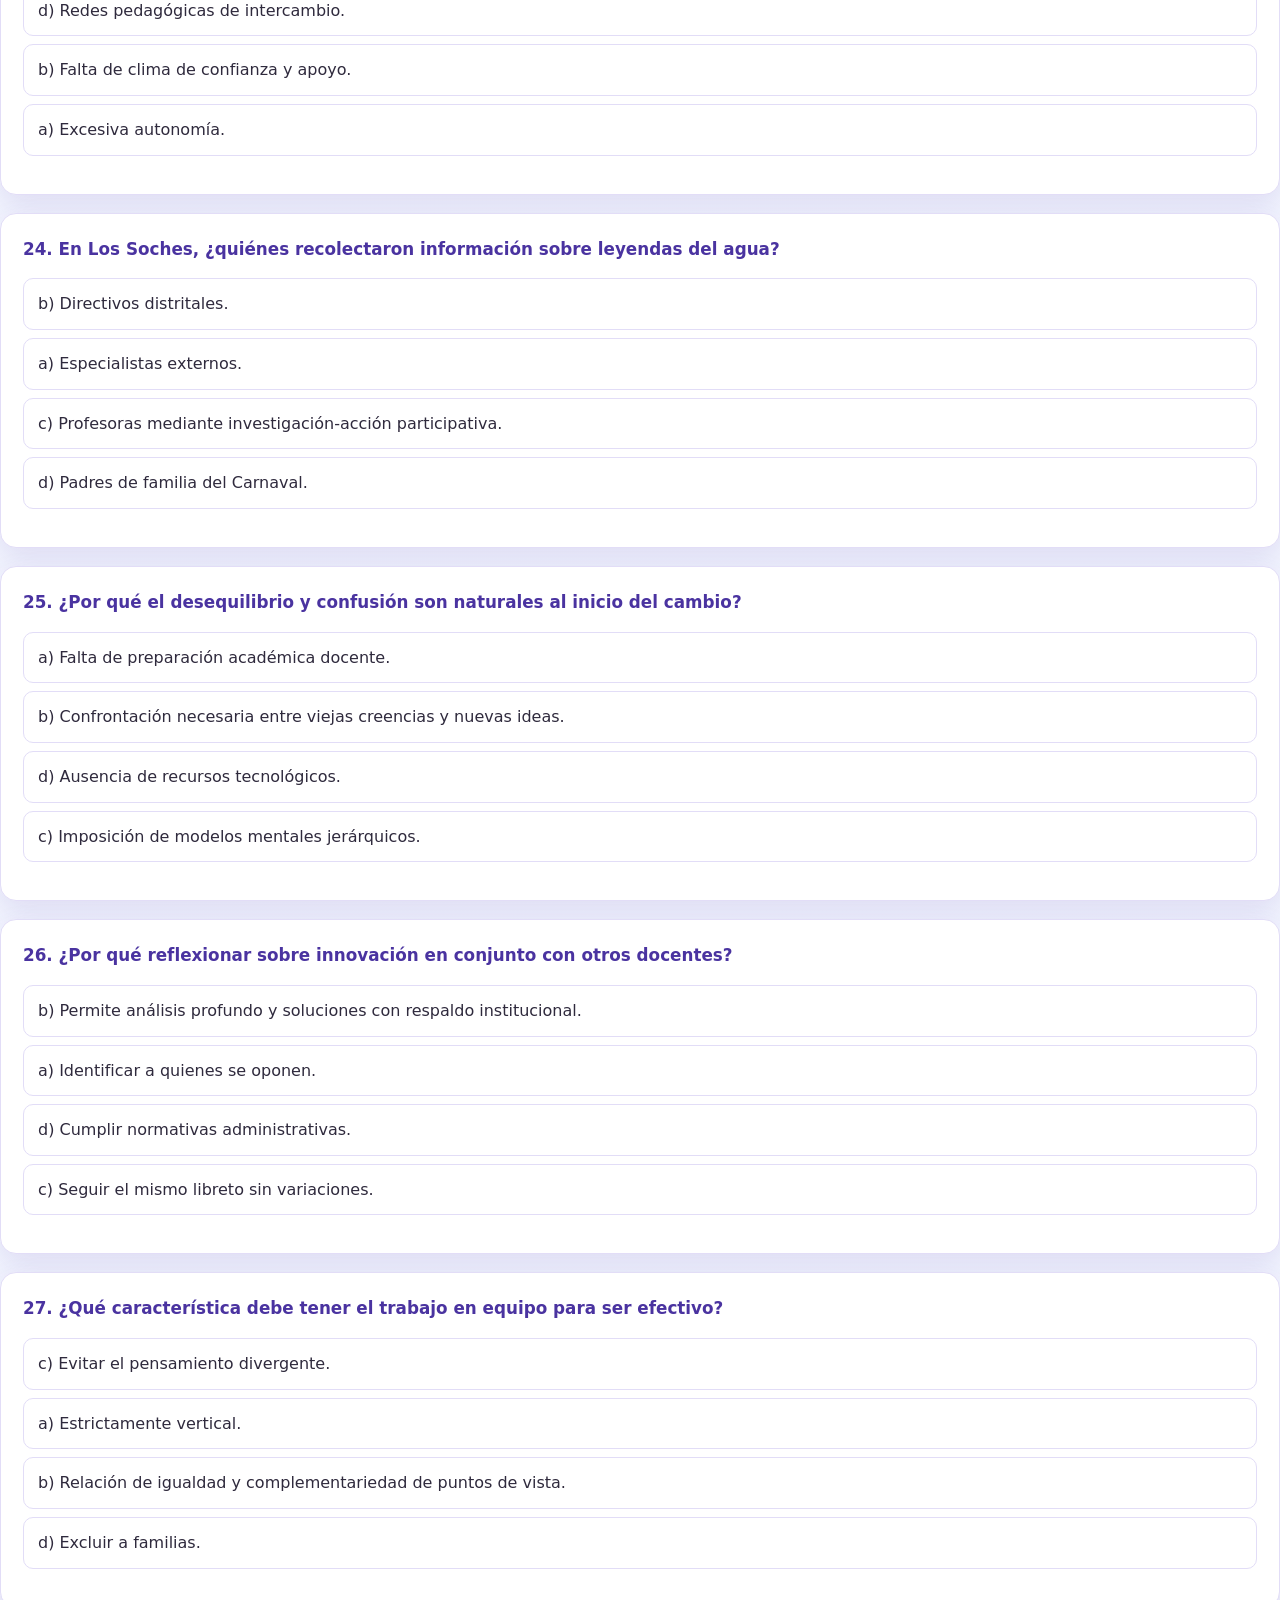
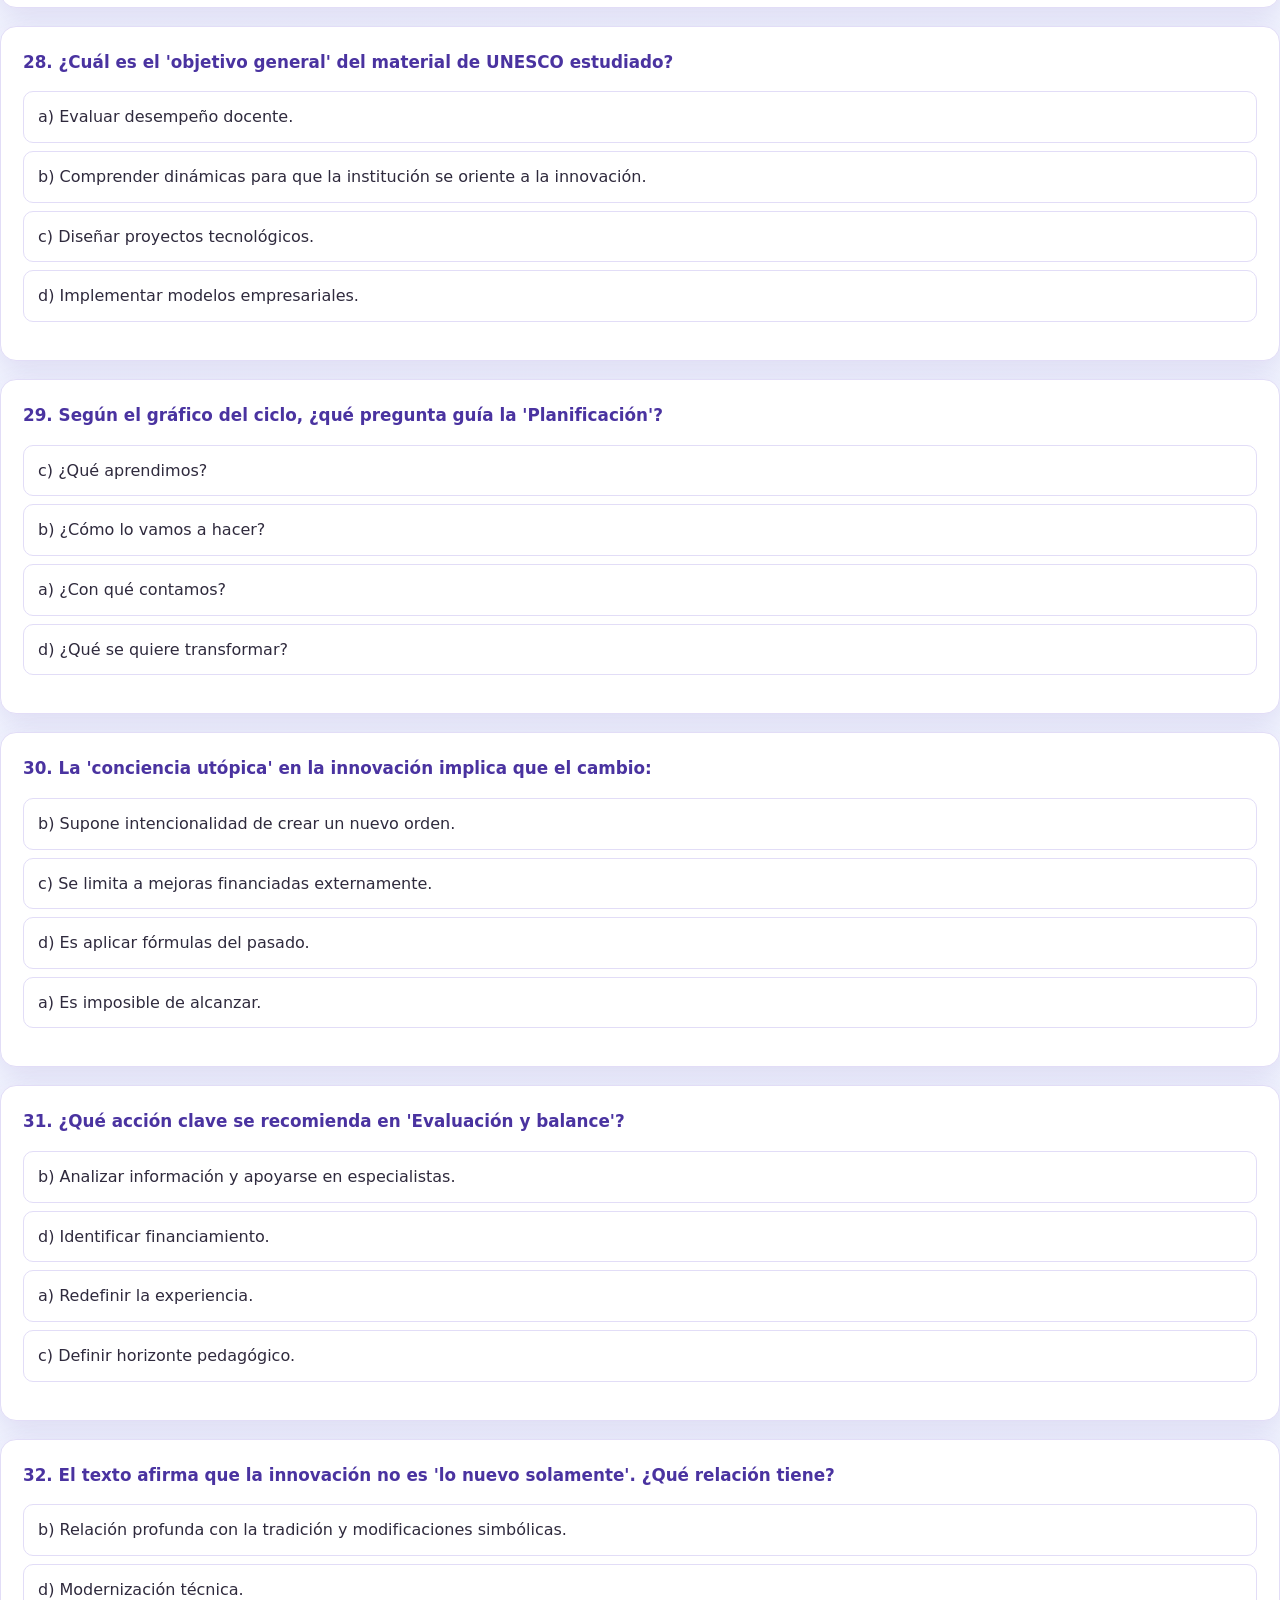
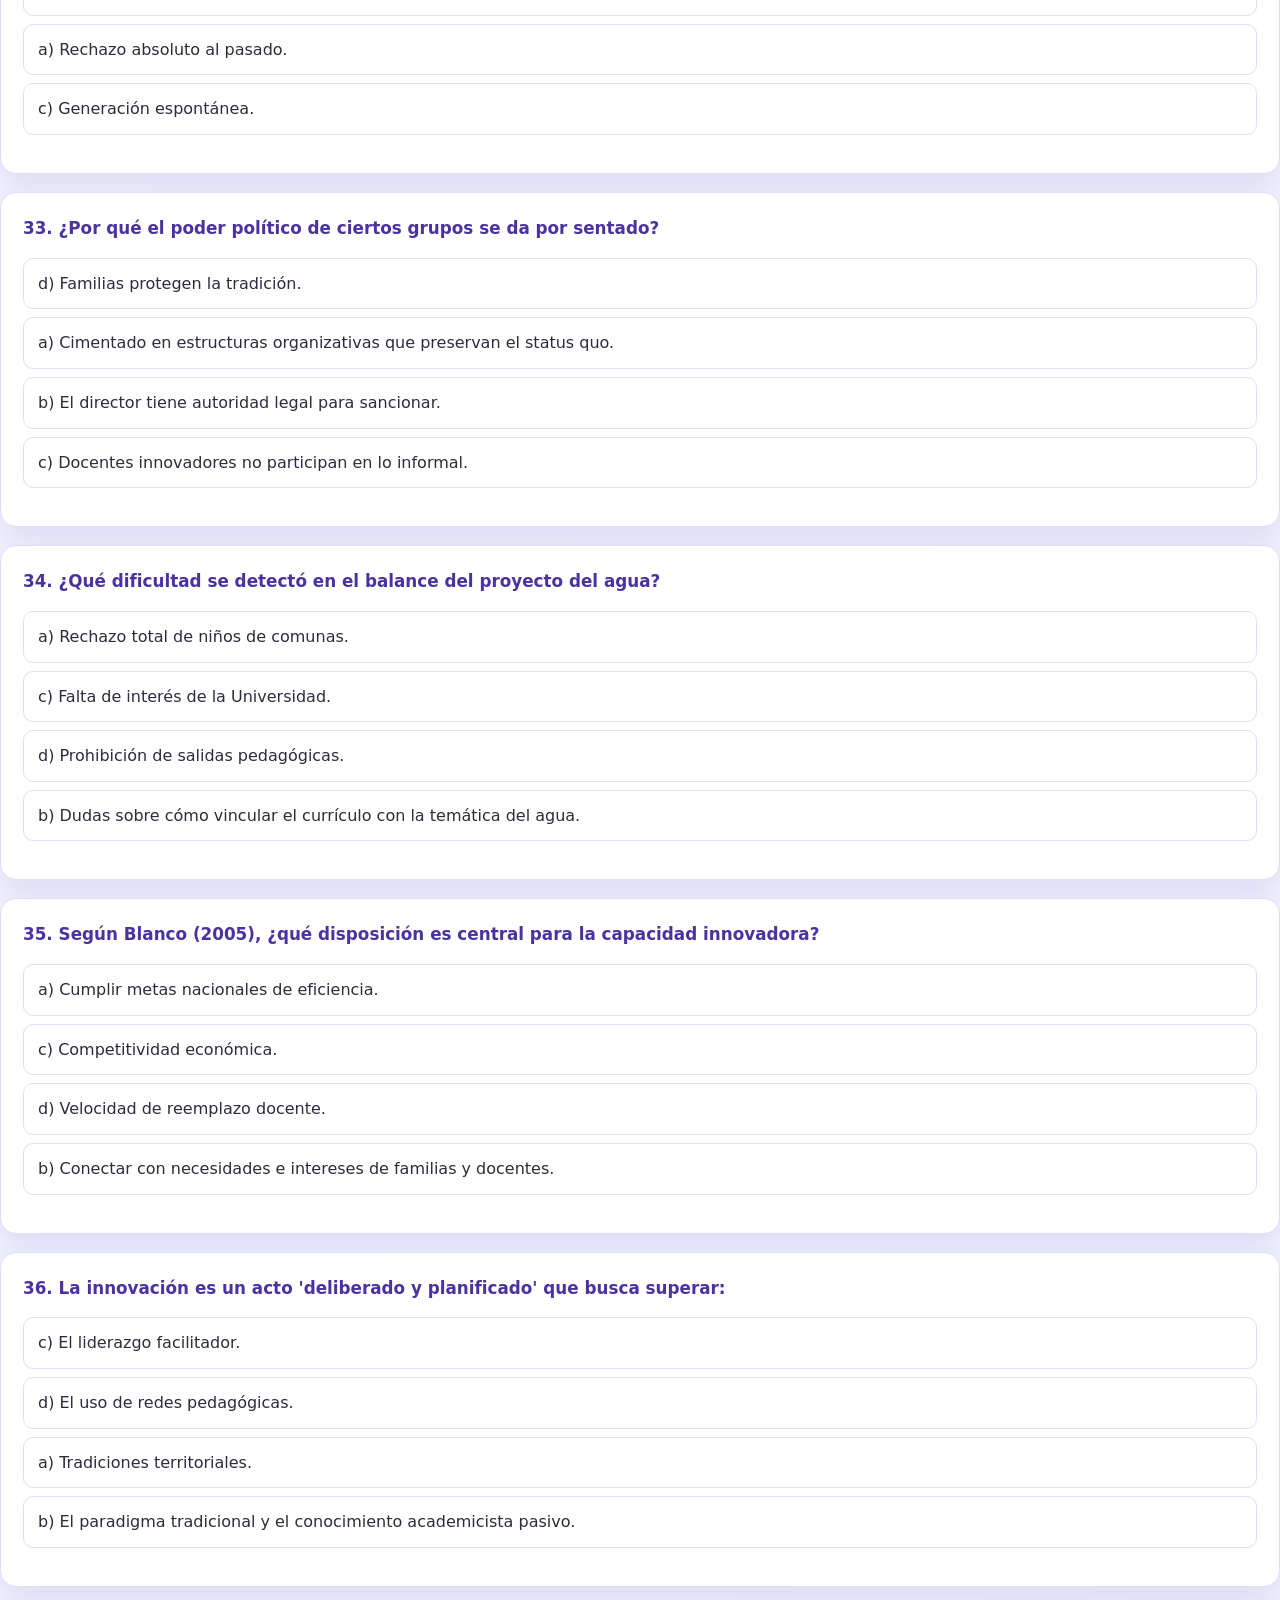
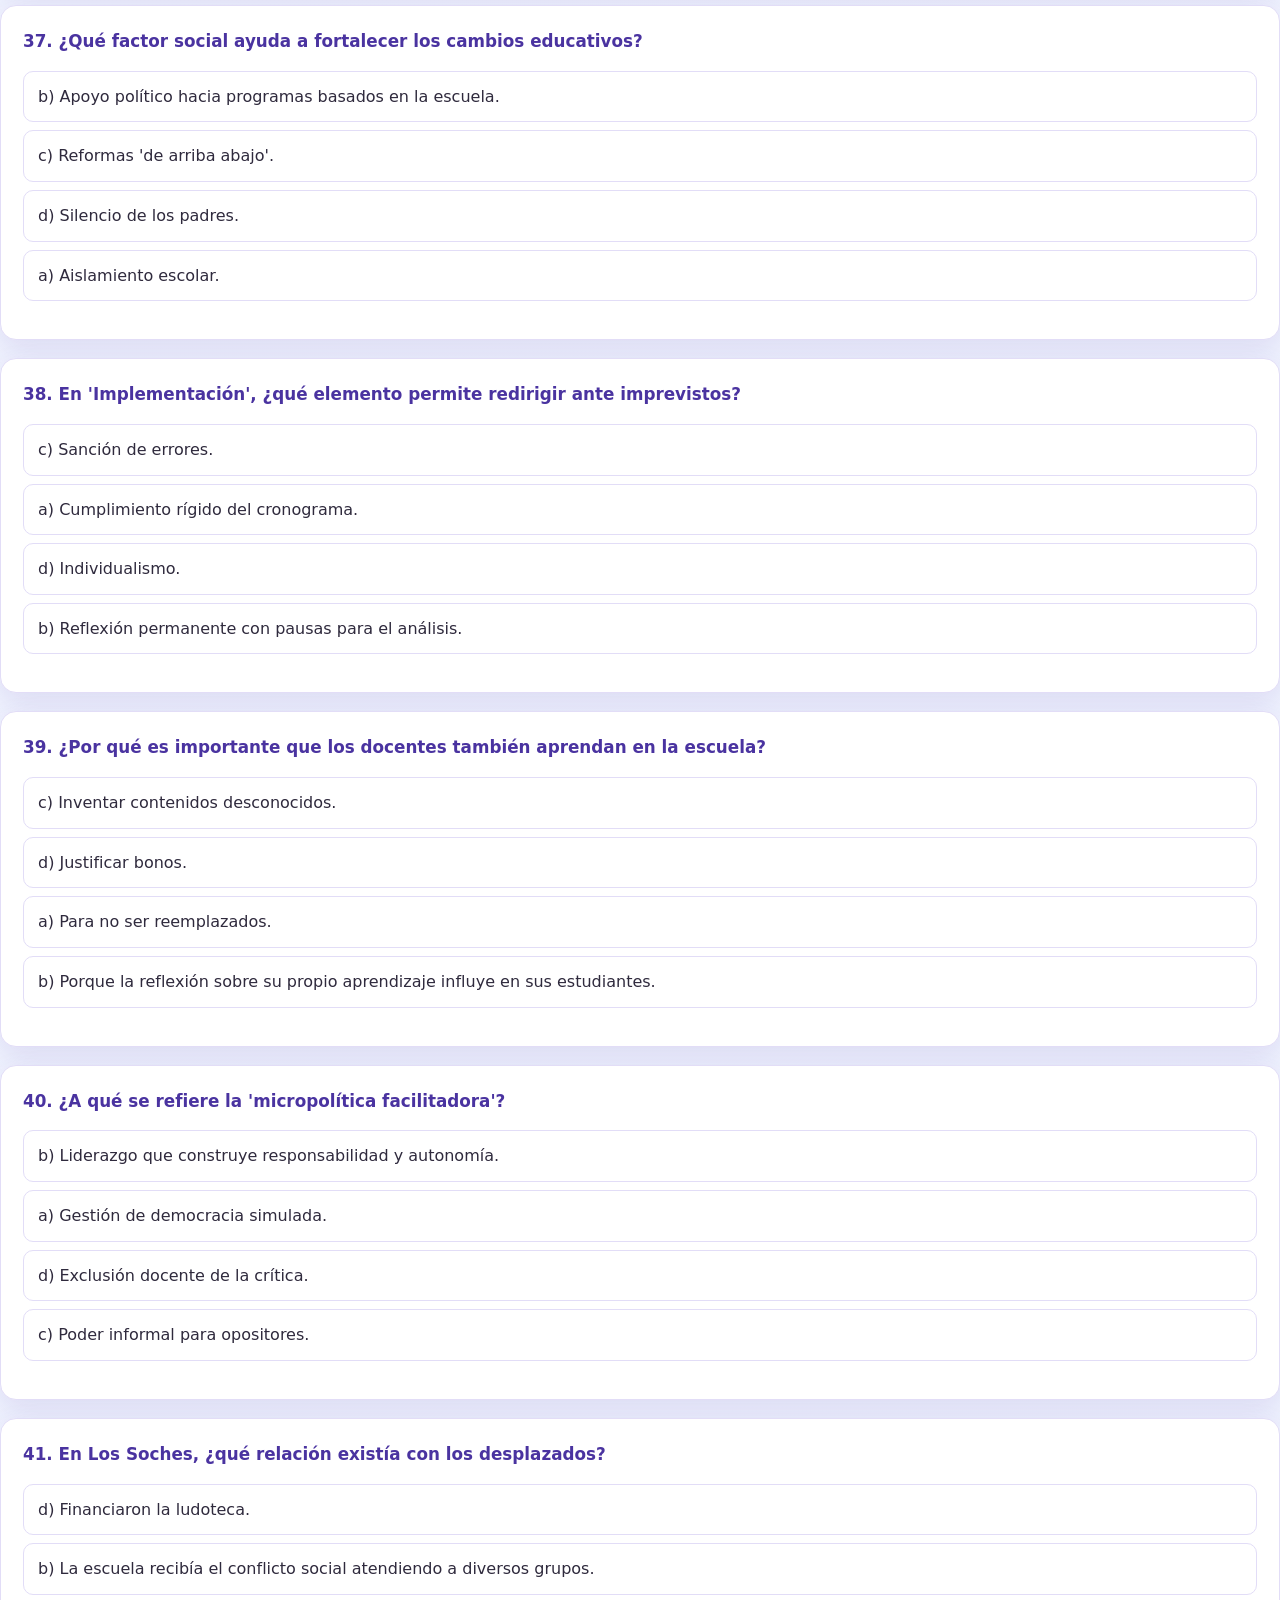
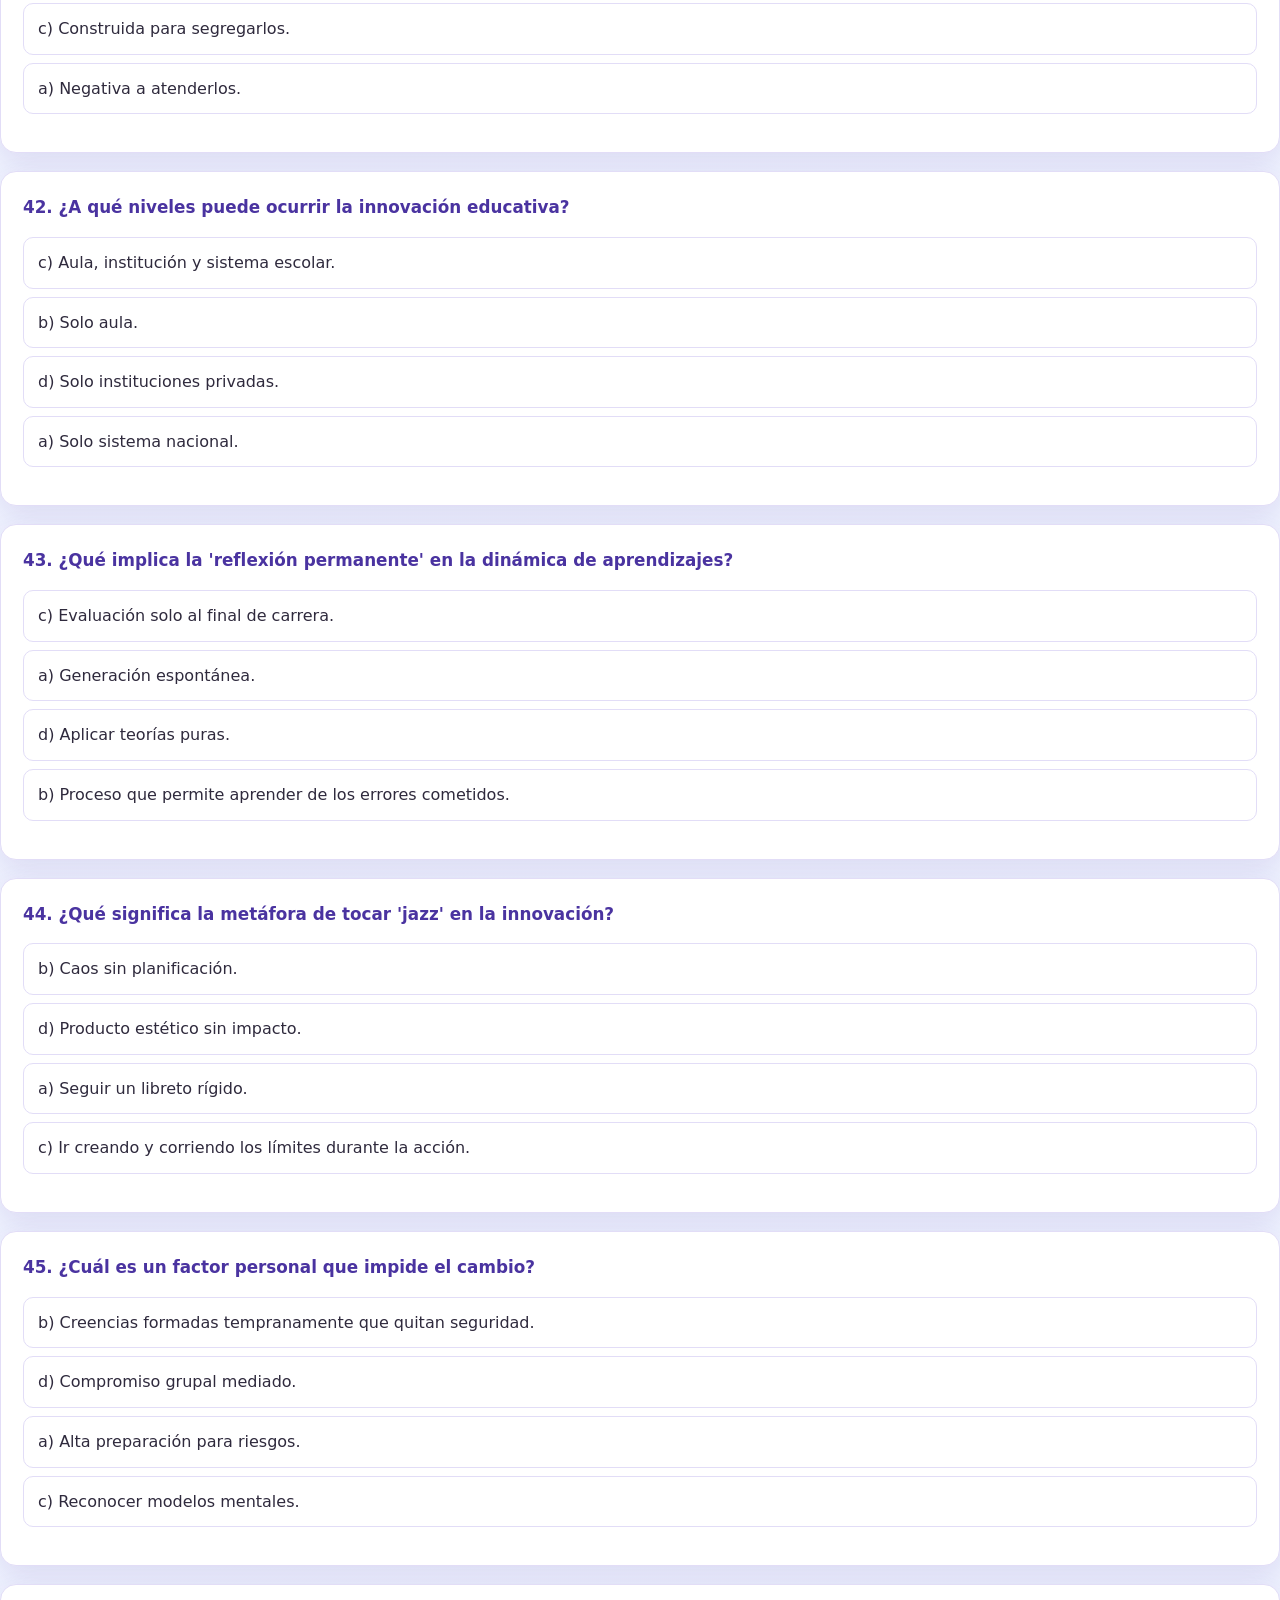
<file: Innovacion_educativa.html>
<!DOCTYPE html>
<html lang="es">
<head>
    <meta charset="UTF-8">
    <meta name="viewport" content="width=device-width, initial-scale=1.0">
    <title>Simulador de Ascenso - Innovación Educativa UNESCO</title>
    <link rel="stylesheet" href="styles.css">
</head>
<body>
    <header>
        <h1>Simulador: Innovación Educativa - UNESCO</h1>
        <p>Material de estudio basado en los Textos Pedagógicos del Magisterio</p>
    </header>

    <main id="quiz-container"></main>

    <script src="quiz-behavior.js"></script>
    <script>
        const quizData = [
            { q: "1. ¿Cuál es el impacto de convertir la sistematización de las prácticas en una constante para el docente?", options: ["a) Permite que el docente sea un ejecutor eficiente de políticas centrales.", "b) Convierte al sujeto de las prácticas en un creador y productor de saber."], correct: 1, retro: "Convierte al sujeto de las prácticas en un creador y productor de saber, permitiéndole reorientar su propio quehacer profesional." },
            { q: "2. ¿A qué se refiere la dimensión de una educación 'afincada en las matrices culturales y sociales'?", options: ["a) A las necesidades laborales del mercado internacional.", "b) A los estándares de evaluación del sistema.", "c) A la interculturalidad, asegurando que la educación esté enraizada en el territorio.", "d) A la equidad social como único mecanismo de resultados."], correct: 2, retro: "Hace referencia a la interculturalidad, asegurando que la educación esté enraizada en las matrices culturales del territorio." },
            { q: "3. ¿Bajo qué condición la introducción de tecnologías puede considerarse realmente una innovación?", options: ["a) Cuando la totalidad de alumnos aprueba con excelencia.", "b) Si el presupuesto permite actualización constante.", "c) Si producen transformaciones en el enfoque educativo, el rol docente o las estrategias.", "d) Si la mejora es puntual y no interfiere con la cultura vigente."], correct: 2, retro: "Solo si estas acciones producen transformaciones en el enfoque educativo, el rol del docente o las estrategias de enseñanza." },
            { q: "4. ¿Cómo describe el texto a los 'modelos mentales' y cuál es su efecto en la innovación?", options: ["a) Estructuras de pensamiento y creencias internalizadas que condicionan el actuar.", "b) Planes estratégicos diseñados por la dirección.", "c) Herramientas tecnológicas que restan confianza.", "d) Prejuicios de género y raciales exclusivos de lo rural."], correct: 0, retro: "Son estructuras de pensamiento y creencias internalizadas que condicionan nuestra forma de actuar, operando a menudo inconscientemente." },
            { q: "5. ¿Qué ocurre con la micropolítica institucional durante los periodos de cambio o innovación?", options: ["a) El poder político se vuelve invisible para preservar el status quo.", "b) Los docentes aceptan unánimemente las directrices.", "c) La interacción micropolítica tiende a intensificarse y se vuelve más visible.", "d) Las relaciones de poder desaparecen por un sistema cooperativo puro."], correct: 2, retro: "La interacción micropolítica tiende a intensificarse y se vuelve más visible, reflejando apoyos y oposiciones." },
            { q: "6. ¿Cuál es la distinción etimológica que hace el texto entre 'innovar' e 'inventar'?", options: ["a) Innovar es hallar una cosa nueva; inventar es alterar cosas.", "b) Innovar es mudar o alterar cosas introduciendo novedades; inventar es hallar algo nuevo.", "c) Son sinónimos de ruptura total con el pasado.", "d) Inventar es cuestionamiento constante; innovar es un producto acabado."], correct: 1, retro: "Innovar significa mudar o alterar las cosas introduciendo novedades, mientras que inventar significa hallar algo nuevo o desconocido." },
            { q: "7. ¿Qué implica para los docentes pasar de ser 'actores' a ser 'autores' del cambio?", options: ["a) Seguir fielmente el 'libreto' institucional.", "b) Ejecutar el papel establecido por normativas externas.", "c) El docente crea, define su papel y es causa de la acción.", "d) Capacidad de trabajar de forma aislada sin negociar."], correct: 2, retro: "Supone que el docente es quien crea, define su papel y es causa de la acción, expandiendo los límites al intervenir." },
            { q: "8. ¿Cuál es la característica central de la fase de 'Intencionalidad' en el ciclo de innovación?", options: ["a) Poner en práctica la planificación.", "b) La comunidad se interroga sobre qué quiere transformar y por qué.", "c) Identificación de recursos materiales.", "d) Balance final de resultados para sistematizar."], correct: 1, retro: "Es la fase donde la comunidad se interroga sobre qué quiere transformar y por qué, definiendo el horizonte a alcanzar." },
            { q: "9. En el caso de la Escuela Los Soches, ¿cuál fue el motivo principal para usar el agua como eje del currículo?", options: ["a) Cumplir lineamientos nacionales de ferias lúdicas.", "b) Deseo de sustituir la fiesta de Halloween.", "c) Problemas de salud en niños por consumo de agua contaminada.", "d) Obtención de financiamiento externo de COLCIENCIAS."], correct: 2, retro: "La identificación de problemas de salud en los niños debido al consumo de agua de baja calidad proveniente de quebradas contaminadas." },
            { q: "10. ¿Qué efecto tiene que un grupo de docentes haga público su trabajo y lo someta a discusión?", options: ["a) Genera parálisis institucional por temor a críticas.", "b) Aumenta la aptitud del grupo para enriquecer el proceso con aportaciones.", "c) Convierte la innovación en un producto acabado.", "d) Facilita el control total del director."], correct: 1, retro: "Aumenta la aptitud del grupo para mantener e incrementar su proceso innovador al enriquecerlo con otras aportaciones." },
            { q: "11. ¿En qué fase del ciclo de innovación es fundamental la flexibilidad ante imprevistos?", options: ["a) Sistematización.", "b) Implementación y desarrollo.", "c) Identificación de recursos.", "d) Evaluación diagnóstica inicial."], correct: 1, retro: "En la fase de implementación y desarrollo es fundamental que la flexibilidad tome en cuenta los imprevistos." },
            { q: "12. Según UNESCO (2014), ¿cuál es el cambio fundamental en la concepción del aprendizaje?", options: ["a) Acto espontáneo sin planificación.", "b) Priorizar el conocimiento academicista.", "c) El aprendizaje pasa de ser pasivo a ser una interacción que se construye.", "d) Aplicar políticas nacionales sin considerar contextos."], correct: 2, retro: "El aprendizaje pasa de ser pasivo a ser una interacción que se construye entre todos los actores." },
            { q: "13. ¿Qué factor es un índice de la madurez y autonomía de una institución frente a las normativas externas?", options: ["a) Cumplimiento estricto de horarios y libros oficiales.", "b) El grado en el que se adapta e incluso se recrea la normativa externa.", "c) Aislamiento de la escuela para evitar interferencias.", "d) Sustitución total de la norma nacional por reglamentos de padres."], correct: 1, retro: "El grado en el que se adapta e incluso se recrea la normativa externa a las características concretas del centro." },
            { q: "14. En micropolítica, ¿qué beneficio suelen recibir los docentes por su lealtad a los directores?", options: ["a) Apoyo político cuando surgen conflictos con estudiantes o padres.", "b) Asignación de mejores recursos tecnológicos.", "c) Permiso para no participar en autoevaluaciones.", "d) Garantía de no cuestionar sus modelos mentales."], correct: 0, retro: "El apoyo político de los directores cuando surgen conflictos con estudiantes o con los padres de familia." },
            { q: "15. En 'Evaluación y balance', ¿qué instrumentos son útiles para la sistematización?", options: ["a) Diarios, bitácoras e indicadores de resultados, procesos y estrategias.", "b) Facturas de recursos materiales.", "c) Pruebas estandarizadas nacionales.", "d) El currículo oficial sin adaptaciones."], correct: 0, retro: "Diarios, bitácoras e indicadores de resultados, procesos y estrategias son instrumentos útiles." },
            { q: "16. ¿Qué consecuencia tiene el 'carácter sistémico' de la innovación?", options: ["a) Permite cambios aislados sin afectar otros componentes.", "b) Cambios en un componente repercuten en los otros; hay que repensar todo.", "c) Limita la innovación estrictamente al aula.", "d) Garantiza que el cambio sea lineal y predecible."], correct: 1, retro: "Introducir cambios en un componente repercute en los otros, por lo que es necesario repensar todo el orden." },
            { q: "17. Según Paulo Freire, ¿qué concepto supone la innovación educativa?", options: ["a) Eficiencia administrativa.", "b) La 'conciencia utópica'.", "c) Aprendizaje individualista.", "d) Autopoiesis biológica."], correct: 1, retro: "Supone asumir una intencionalidad y la movilización de la 'conciencia utópica'." },
            { q: "18. En Escuela Los Soches, ¿qué tensión surgió respecto al tipo de saber?", options: ["a) TICs vs. libros tradicionales.", "b) Carnaval vs. Ludoteca.", "c) Saber local mágico-religioso vs. conocimiento científico.", "d) Responsabilidad de la escuela vs. de la Universidad."], correct: 2, retro: "Si debían mantener el saber local mágico-religioso de los niños o posibilitar el conocimiento científico." },
            { q: "19. ¿Cuál es un 'factor favorecedor' del cambio educativo según Blase y Blase?", options: ["a) Control riguroso de directores.", "b) Enfoque basado en liderazgo facilitador y gobierno compartido.", "c) Mantenimiento del status quo.", "d) Eliminación del debate político."], correct: 1, retro: "El empleo de un enfoque basado en el liderazgo facilitador y el gobierno compartido." },
            { q: "20. En Perú, ¿cuál objetivo del PEN se vincula con aprendizajes pertinentes?", options: ["a) Objetivo 1: Oportunidades iguales.", "b) Objetivo 3: Maestros preparados.", "c) Objetivo 2: Estudiantes e instituciones con aprendizajes pertinentes.", "d) Objetivo 4: Gestión descentralizada."], correct: 2, retro: "Objetivo 2: Estudiantes e instituciones que logran aprendizajes pertinentes y de calidad." },
            { q: "21. ¿Qué permite a la innovación no caer en la rutina?", options: ["a) Prohibición de nuevos cambios.", "b) Aplicación de modelos externos.", "c) Considerar la innovación un proceso inconcluso sujeto a revisión.", "d) Limitar la participación docente."], correct: 2, retro: "Considerar que la innovación es un proceso siempre inconcluso sujeto a revisión crítica constante." },
            { q: "22. ¿A qué se refiere el término 'autopoiesis' en la innovación?", options: ["a) Repetición mecánica de conductas.", "b) Organización de lo vivo, haciendo visible el carácter abierto del sistema.", "c) Rechazo sistemático de tecnología.", "d) Evaluación externa de eficiencia."], correct: 1, retro: "A la organización de lo vivo, haciendo visible el carácter abierto de cualquier sistema." },
            { q: "23. ¿Qué factor institucional actúa como obstáculo si se teme la censura?", options: ["a) Excesiva autonomía.", "b) Falta de clima de confianza y apoyo.", "c) Proyectos basados en preguntas de alumnos.", "d) Redes pedagógicas de intercambio."], correct: 1, retro: "La falta de un clima de confianza y apoyo que permita asumir riesgos." },
            { q: "24. En Los Soches, ¿quiénes recolectaron información sobre leyendas del agua?", options: ["a) Especialistas externos.", "b) Directivos distritales.", "c) Profesoras mediante investigación-acción participativa.", "d) Padres de familia del Carnaval."], correct: 2, retro: "Las profesoras de la institución educativa mediante investigación-acción participativa." },
            { q: "25. ¿Por qué el desequilibrio y confusión son naturales al inicio del cambio?", options: ["a) Falta de preparación académica docente.", "b) Confrontación necesaria entre viejas creencias y nuevas ideas.", "c) Imposición de modelos mentales jerárquicos.", "d) Ausencia de recursos tecnológicos."], correct: 1, retro: "Por la confrontación necesaria entre las viejas creencias y las nuevas prácticas e ideas." },
            { q: "26. ¿Por qué reflexionar sobre innovación en conjunto con otros docentes?", options: ["a) Identificar a quienes se oponen.", "b) Permite análisis profundo y soluciones con respaldo institucional.", "c) Seguir el mismo libreto sin variaciones.", "d) Cumplir normativas administrativas."], correct: 1, retro: "Porque permite un análisis más profundo y la construcción de soluciones con mayor respaldo institucional." },
            { q: "27. ¿Qué característica debe tener el trabajo en equipo para ser efectivo?", options: ["a) Estrictamente vertical.", "b) Relación de igualdad y complementariedad de puntos de vista.", "c) Evitar el pensamiento divergente.", "d) Excluir a familias."], correct: 1, retro: "Debe ser una relación de igualdad y complementariedad de enfoques y puntos de vista." },
            { q: "28. ¿Cuál es el 'objetivo general' del material de UNESCO estudiado?", options: ["a) Evaluar desempeño docente.", "b) Comprender dinámicas para que la institución se oriente a la innovación.", "c) Diseñar proyectos tecnológicos.", "d) Implementar modelos empresariales."], correct: 1, retro: "Comprender las dinámicas que permiten que una institución se oriente hacia la innovación." },
            { q: "29. Según el gráfico del ciclo, ¿qué pregunta guía la 'Planificación'?", options: ["a) ¿Con qué contamos?", "b) ¿Cómo lo vamos a hacer?", "c) ¿Qué aprendimos?", "d) ¿Qué se quiere transformar?"], correct: 1, retro: "¿Cómo lo vamos a hacer?" },
            { q: "30. La 'conciencia utópica' en la innovación implica que el cambio:", options: ["a) Es imposible de alcanzar.", "b) Supone intencionalidad de crear un nuevo orden.", "c) Se limita a mejoras financiadas externamente.", "d) Es aplicar fórmulas del pasado."], correct: 1, retro: "Supone asumir una intencionalidad de crear un nuevo orden en las prácticas." },
            { q: "31. ¿Qué acción clave se recomienda en 'Evaluación y balance'?", options: ["a) Redefinir la experiencia.", "b) Analizar información y apoyarse en especialistas.", "c) Definir horizonte pedagógico.", "d) Identificar financiamiento."], correct: 1, retro: "Analizar la información y apoyarse en especialistas si es necesario." },
            { q: "32. El texto afirma que la innovación no es 'lo nuevo solamente'. ¿Qué relación tiene?", options: ["a) Rechazo absoluto al pasado.", "b) Relación profunda con la tradición y modificaciones simbólicas.", "c) Generación espontánea.", "d) Modernización técnica."], correct: 1, retro: "Tiene una relación profunda con la tradición y produce modificaciones simbólicas." },
            { q: "33. ¿Por qué el poder político de ciertos grupos se da por sentado?", options: ["a) Cimentado en estructuras organizativas que preservan el status quo.", "b) El director tiene autoridad legal para sancionar.", "c) Docentes innovadores no participan en lo informal.", "d) Familias protegen la tradición."], correct: 0, retro: "Está cimentado en estructuras organizativas y culturales que preservan el status quo." },
            { q: "34. ¿Qué dificultad se detectó en el balance del proyecto del agua?", options: ["a) Rechazo total de niños de comunas.", "b) Dudas sobre cómo vincular el currículo con la temática del agua.", "c) Falta de interés de la Universidad.", "d) Prohibición de salidas pedagógicas."], correct: 1, retro: "Dudas sobre cómo vincular diferentes temas del currículo con la temática del agua." },
            { q: "35. Según Blanco (2005), ¿qué disposición es central para la capacidad innovadora?", options: ["a) Cumplir metas nacionales de eficiencia.", "b) Conectar con necesidades e intereses de familias y docentes.", "c) Competitividad económica.", "d) Velocidad de reemplazo docente."], correct: 1, retro: "Su disposición para conectar con las necesidades e intereses de familias, docentes y estudiantes." },
            { q: "36. La innovación es un acto 'deliberado y planificado' que busca superar:", options: ["a) Tradiciones territoriales.", "b) El paradigma tradicional y el conocimiento academicista pasivo.", "c) El liderazgo facilitador.", "d) El uso de redes pedagógicas."], correct: 1, retro: "El paradigma tradicional y el conocimiento academicista pasivo." },
            { q: "37. ¿Qué factor social ayuda a fortalecer los cambios educativos?", options: ["a) Aislamiento escolar.", "b) Apoyo político hacia programas basados en la escuela.", "c) Reformas 'de arriba abajo'.", "d) Silencio de los padres."], correct: 1, retro: "El apoyo político de las autoridades hacia los programas de desarrollo basado en la escuela." },
            { q: "38. En 'Implementación', ¿qué elemento permite redirigir ante imprevistos?", options: ["a) Cumplimiento rígido del cronograma.", "b) Reflexión permanente con pausas para el análisis.", "c) Sanción de errores.", "d) Individualismo."], correct: 1, retro: "Una reflexión permanente con las pausas necesarias para el análisis." },
            { q: "39. ¿Por qué es importante que los docentes también aprendan en la escuela?", options: ["a) Para no ser reemplazados.", "b) Porque la reflexión sobre su propio aprendizaje influye en sus estudiantes.", "c) Inventar contenidos desconocidos.", "d) Justificar bonos."], correct: 1, retro: "Porque la reflexión sobre sus propios intentos de aprender influye en cómo se ocupan de sus estudiantes." },
            { q: "40. ¿A qué se refiere la 'micropolítica facilitadora'?", options: ["a) Gestión de democracia simulada.", "b) Liderazgo que construye responsabilidad y autonomía.", "c) Poder informal para opositores.", "d) Exclusión docente de la crítica."], correct: 1, retro: "A un enfoque de liderazgo que construye responsabilidad y fomenta la autonomía y aceptación de riesgos." },
            { q: "41. En Los Soches, ¿qué relación existía con los desplazados?", options: ["a) Negativa a atenderlos.", "b) La escuela recibía el conflicto social atendiendo a diversos grupos.", "c) Construida para segregarlos.", "d) Financiaron la ludoteca."], correct: 1, retro: "La escuela recibía parte del conflicto social al atender a niños tanto de familias campesinas como de las comunas." },
            { q: "42. ¿A qué niveles puede ocurrir la innovación educativa?", options: ["a) Solo sistema nacional.", "b) Solo aula.", "c) Aula, institución y sistema escolar.", "d) Solo instituciones privadas."], correct: 2, retro: "A nivel de aula, de institución educativa y de sistema escolar." },
            { q: "43. ¿Qué implica la 'reflexión permanente' en la dinámica de aprendizajes?", options: ["a) Generación espontánea.", "b) Proceso que permite aprender de los errores cometidos.", "c) Evaluación solo al final de carrera.", "d) Aplicar teorías puras."], correct: 1, retro: "Establecer un proceso que permita aprender de los errores cometidos durante la práctica." },
            { q: "44. ¿Qué significa la metáfora de tocar 'jazz' en la innovación?", options: ["a) Seguir un libreto rígido.", "b) Caos sin planificación.", "c) Ir creando y corriendo los límites durante la acción.", "d) Producto estético sin impacto."], correct: 2, retro: "La innovación implica ir creando y corriendo los límites a medida que se desarrolla la acción." },
            { q: "45. ¿Cuál es un factor personal que impide el cambio?", options: ["a) Alta preparación para riesgos.", "b) Creencias formadas tempranamente que quitan seguridad.", "c) Reconocer modelos mentales.", "d) Compromiso grupal mediado."], correct: 1, retro: "Creencias formadas tempranamente que quitan seguridad y restan confianza para aprender algo nuevo." },
            { q: "46. ¿Cuál es el Objetivo Estratégico 6 del Proyecto Educativo Nacional?", options: ["a) Educación superior de calidad.", "b) Maestros preparados.", "c) Sociedad que educa ciudadanos y los compromete con su comunidad.", "d) Igualdad de resultados."], correct: 2, retro: "Una sociedad que educa a sus ciudadanos y los compromete con su comunidad." },
            { q: "47. En la fase de 'Planificación', ¿qué información es vital?", options: ["a) Situación de partida y claridad en responsabilidades.", "b) Lecciones de proyectos no implementados.", "c) Registro final en bitácoras.", "d) Informe de sistematización final."], correct: 0, retro: "Disponer de información sobre la situación de partida y claridad sobre las responsabilidades docentes." },
            { q: "48. ¿Qué misión pedagógica se propuso la Escuela Los Soches?", options: ["a) Eliminar el Carnaval.", "b) Cultivar la sensibilidad artística, lúdica, científica y social.", "c) Trasladarse a zona urbana.", "d) Capacitar solo a padres."], correct: 1, retro: "Despertar y cultivar la sensibilidad de los niños en campos artístico, lúdico, científico y social." },
            { q: "49. ¿Por qué es importante evitar el 'cambio por el cambio'?", options: ["a) Para no confundir familias.", "b) Para no rechazar el pasado sin conocerlo (actitud crítica).", "c) Solo es posible vía TICs.", "d) Asegurar aprendizaje pasivo."], correct: 1, retro: "Para no caer en la trampa de rechazar el pasado sin conocerlo, manteniendo una actitud crítica." },
            { q: "50. ¿Qué se entiende por 'sistematización' en la Fase 6?", options: ["a) Archivar documentos.", "b) Construcción colectiva de conocimiento y registro de experiencia.", "c) Recursos tecnológicos no usados.", "d) Opinión de expertos externos."], correct: 1, retro: "Un proceso de construcción colectiva del conocimiento donde se registra y comparte la experiencia." }
        ];
        shuffleOptions(quizData);

        const container = document.getElementById('quiz-container');

        quizData.forEach((item, index) => {
            const card = document.createElement('div');
            card.className = 'question-card';
            card.innerHTML = `<div class="question-text">${item.q}</div>`;
            
            const list = document.createElement('ul');
            list.className = 'options';
            
            item.options.forEach((opt, optIndex) => {
                const li = document.createElement('li');
                li.innerText = opt;
                li.onclick = () => {
                    const allOptions = list.querySelectorAll('li');
                    allOptions.forEach(l => l.style.pointerEvents = 'none');
                    
                    const feedback = document.getElementById(`feedback-${index}`);
                    feedback.style.display = 'block';
                    
                    if (optIndex === item.correct) {
                        feedback.innerText = "¡Correcto! " + item.retro;
                        feedback.className = 'feedback correct';
                        li.classList.add('selected-correct');
                    } else {
                        feedback.innerText = "¡Incorrrecto!";
                        feedback.className = 'feedback incorrect';
                        li.classList.add('selected-incorrect');
                    }
                };
                list.appendChild(li);
            });
            
            card.appendChild(list);
            const feedbackDiv = document.createElement('div');
            feedbackDiv.id = `feedback-${index}`;
            feedbackDiv.className = 'feedback';
            card.appendChild(feedbackDiv);
            container.appendChild(card);
        });
    </script>
</body>
</html>
</file>
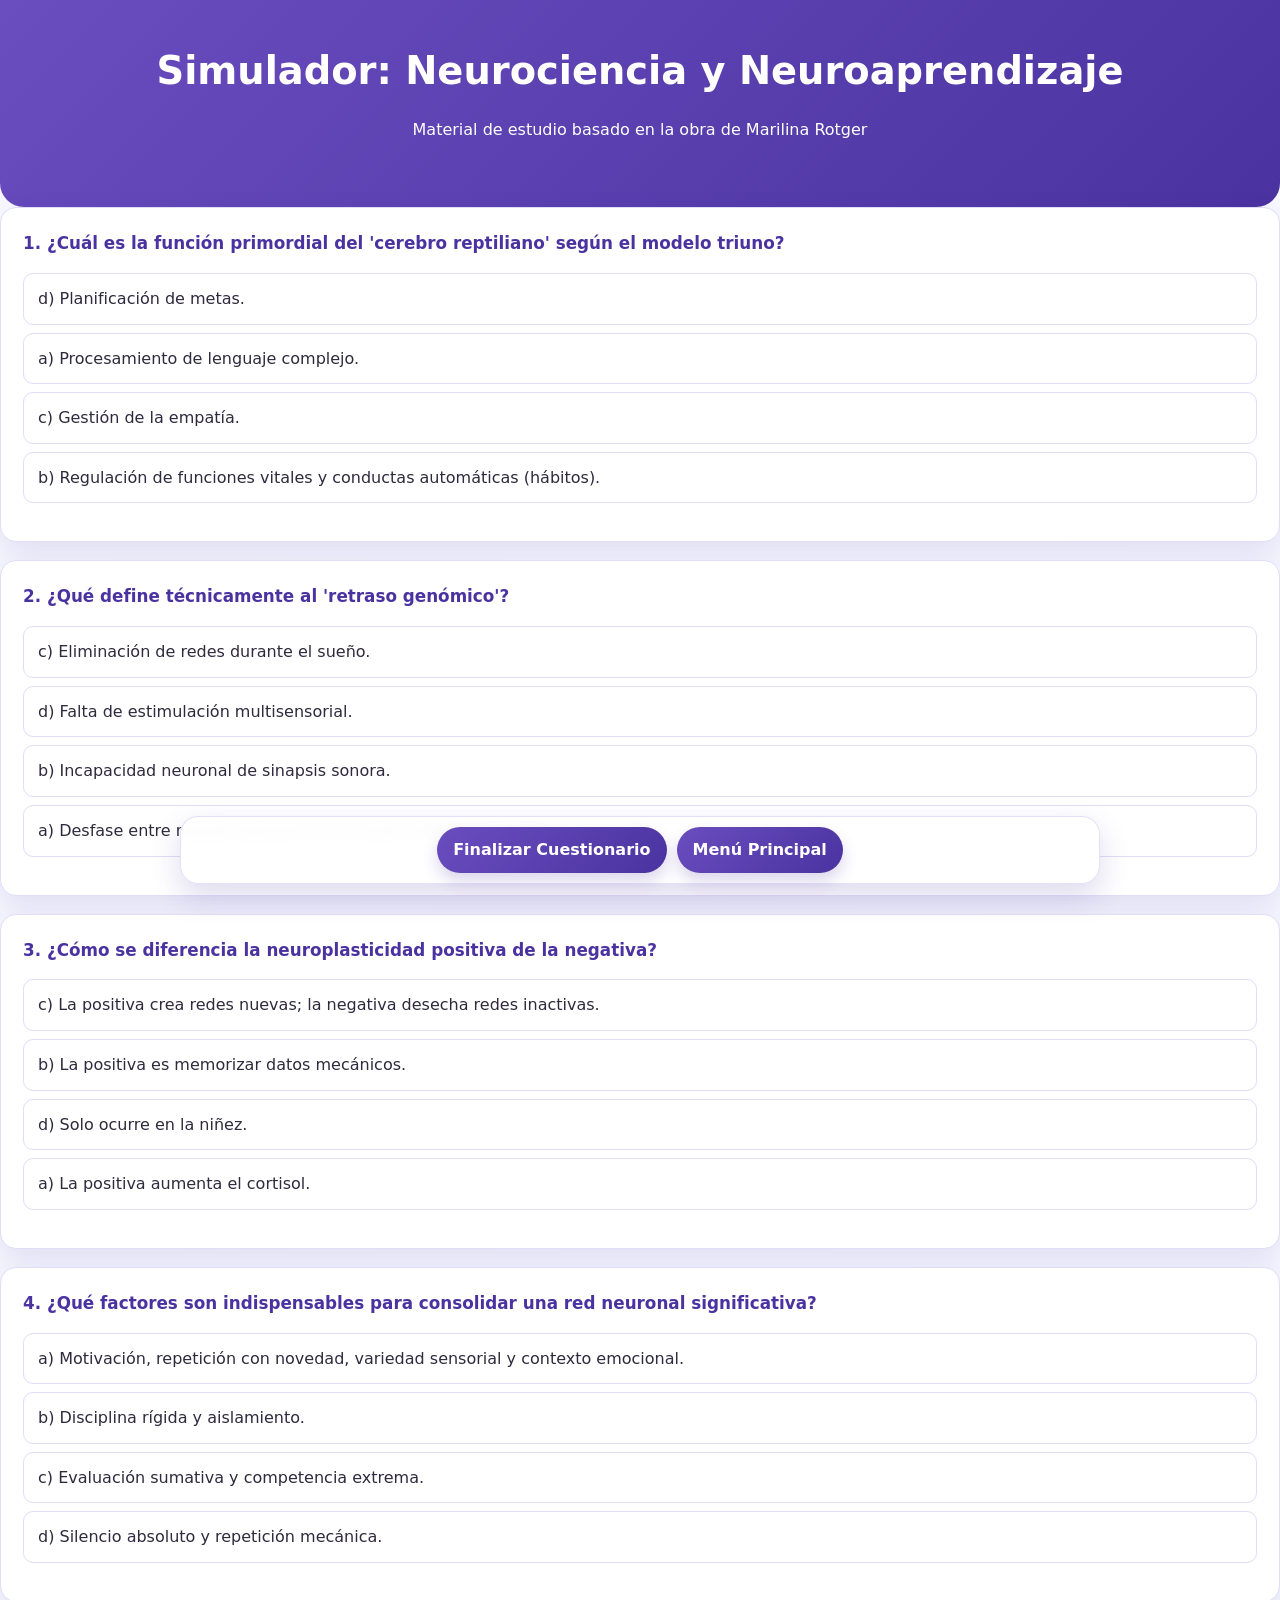
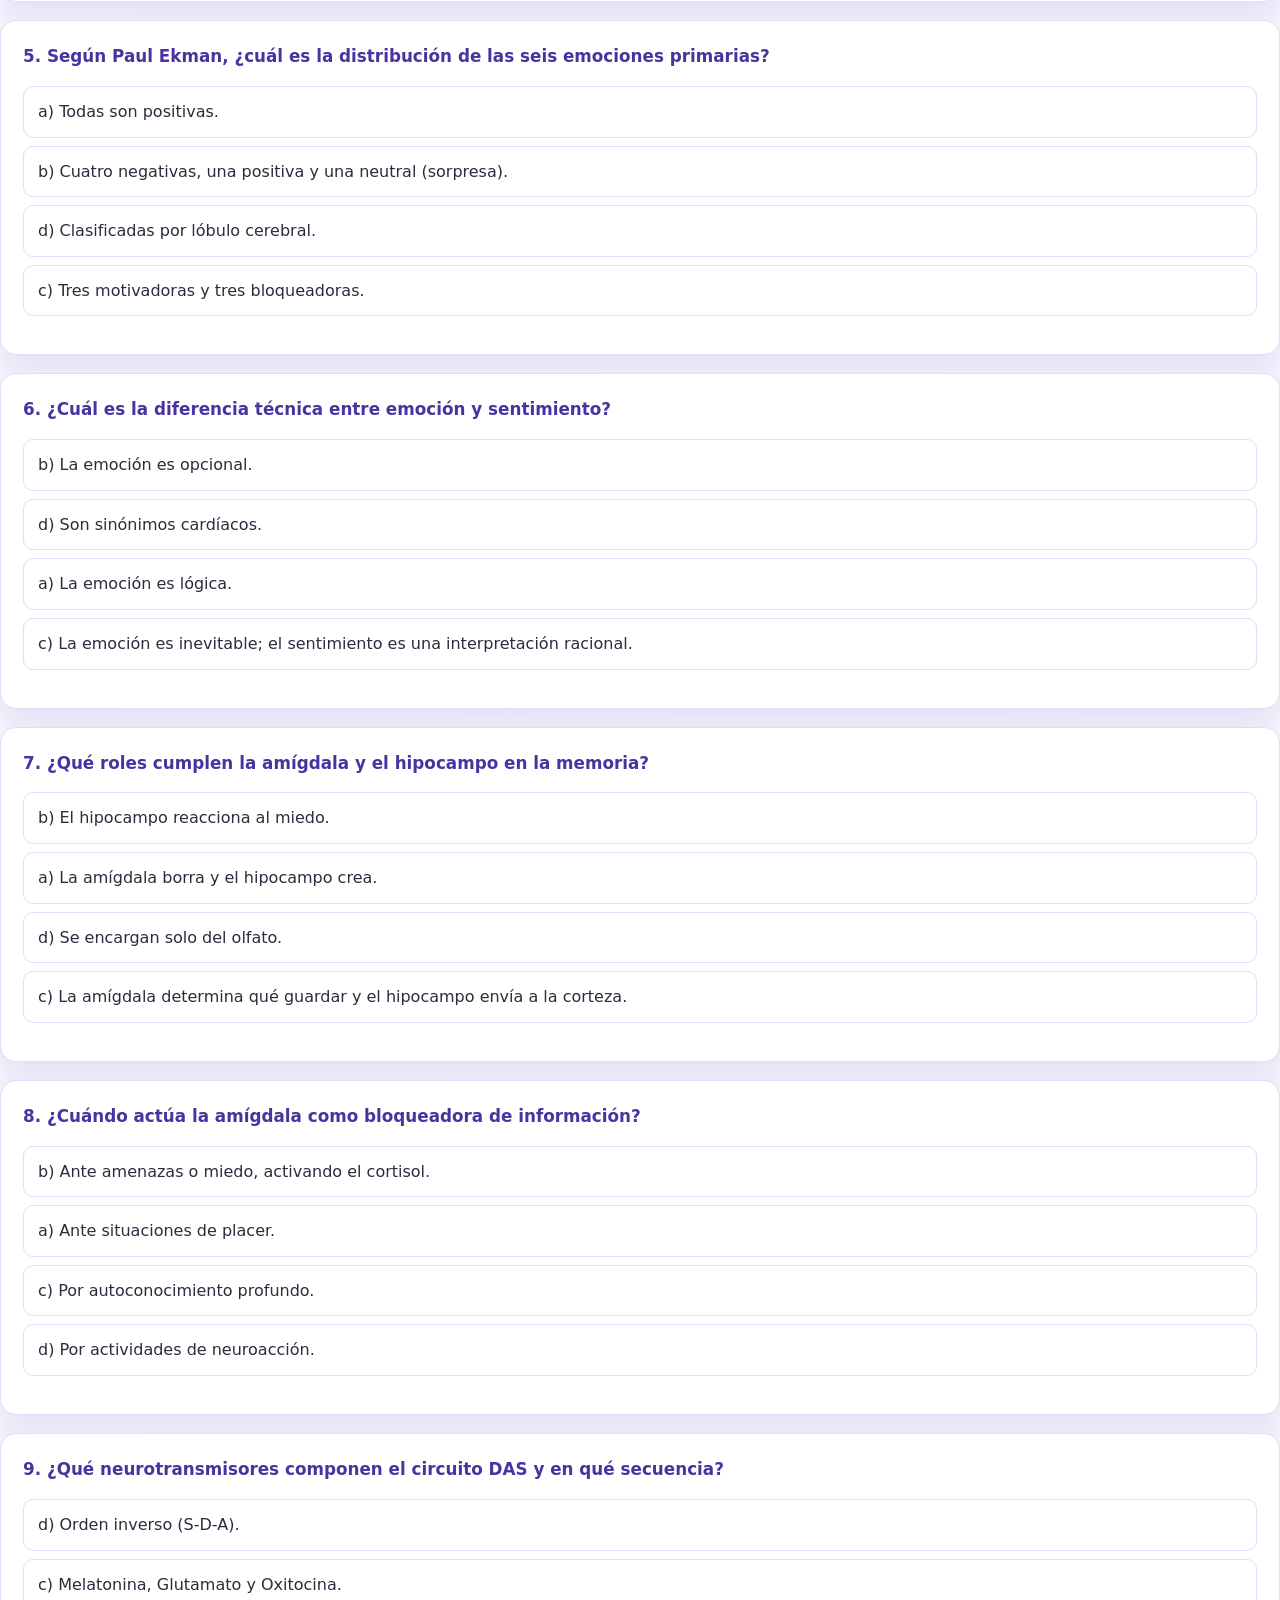
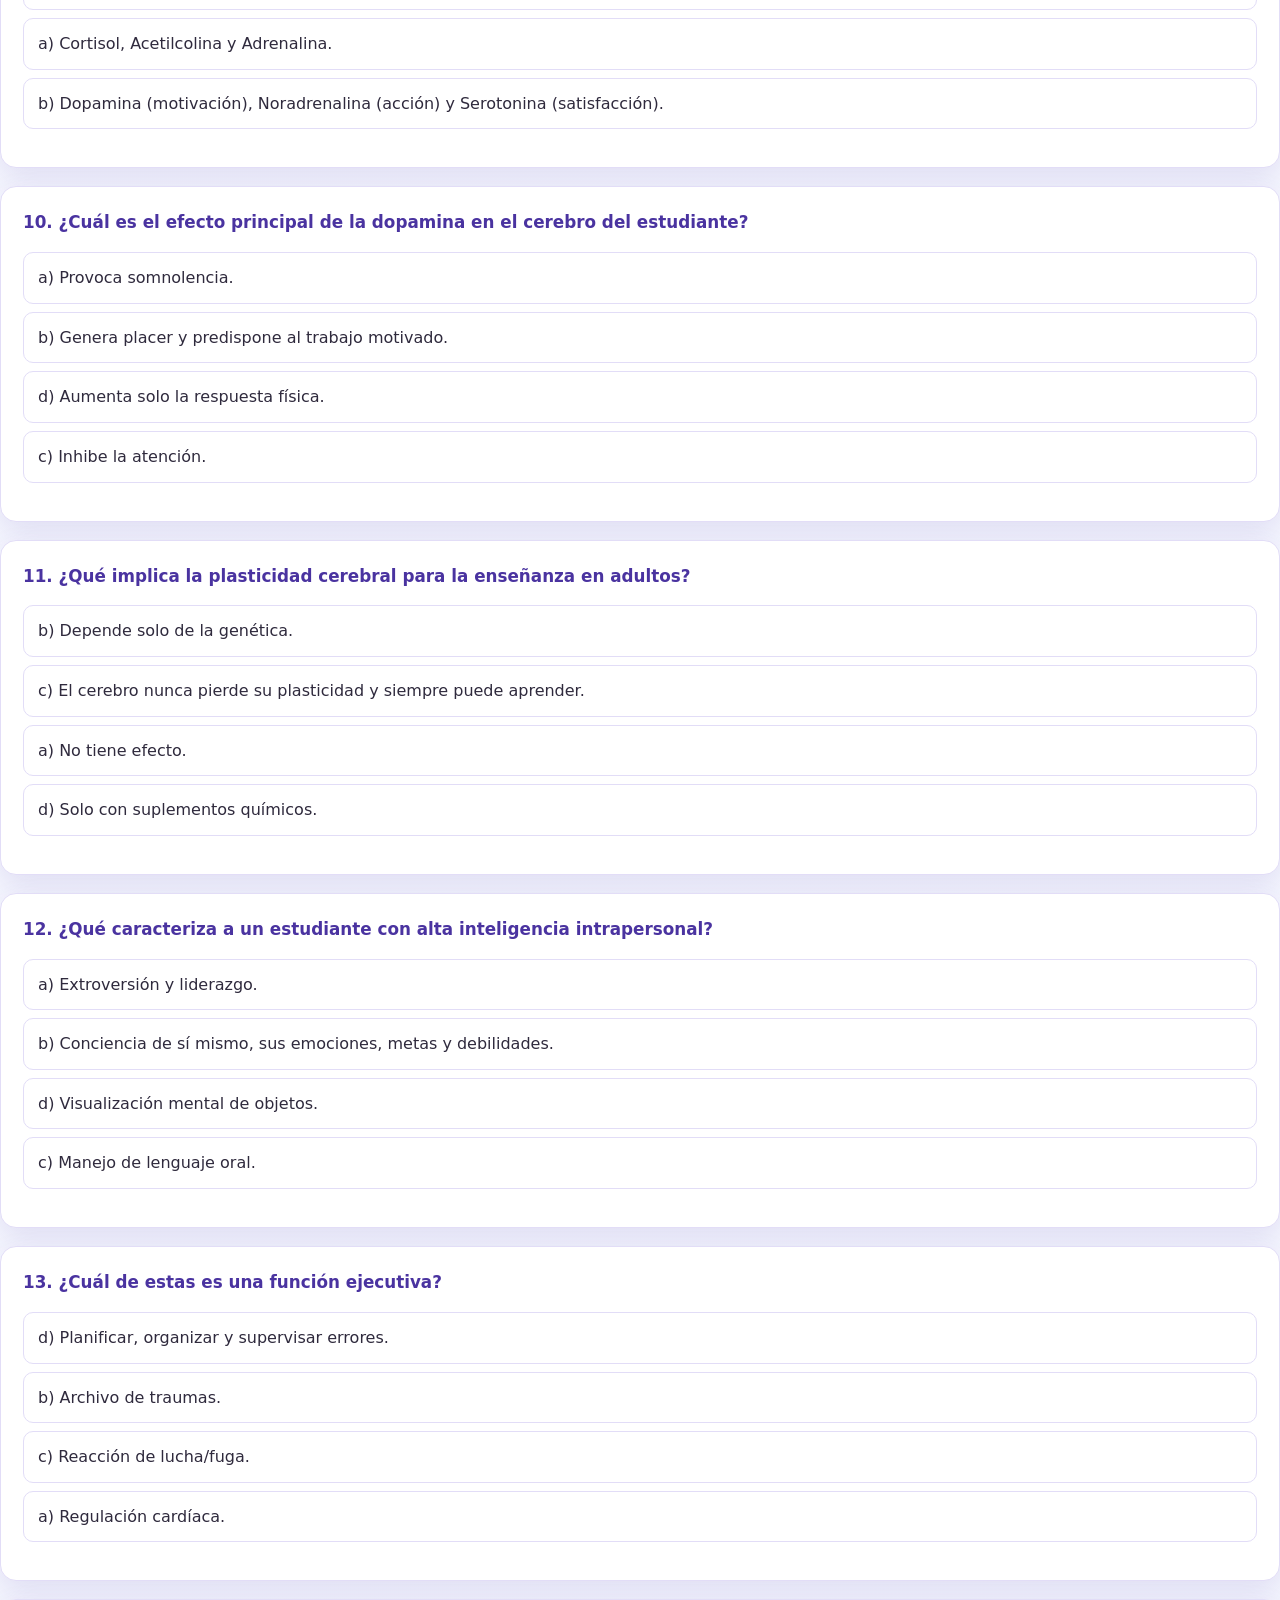
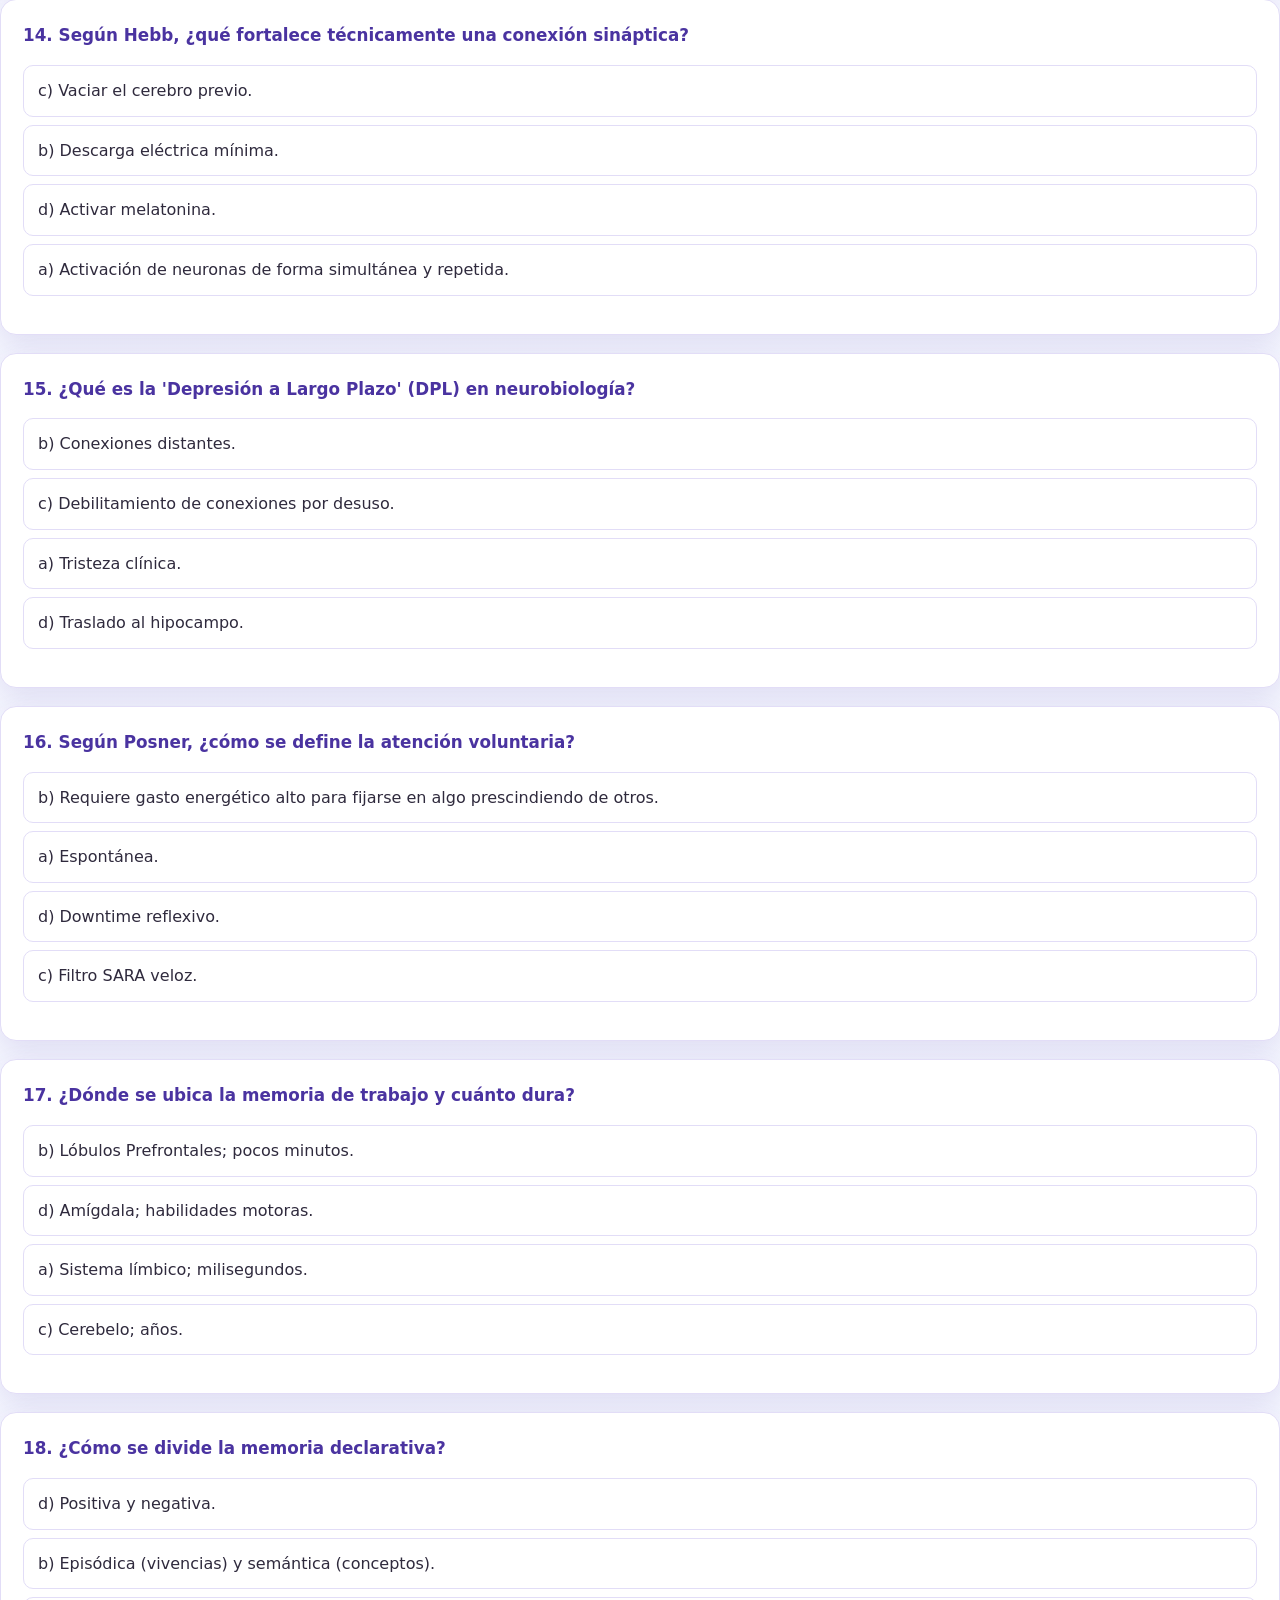
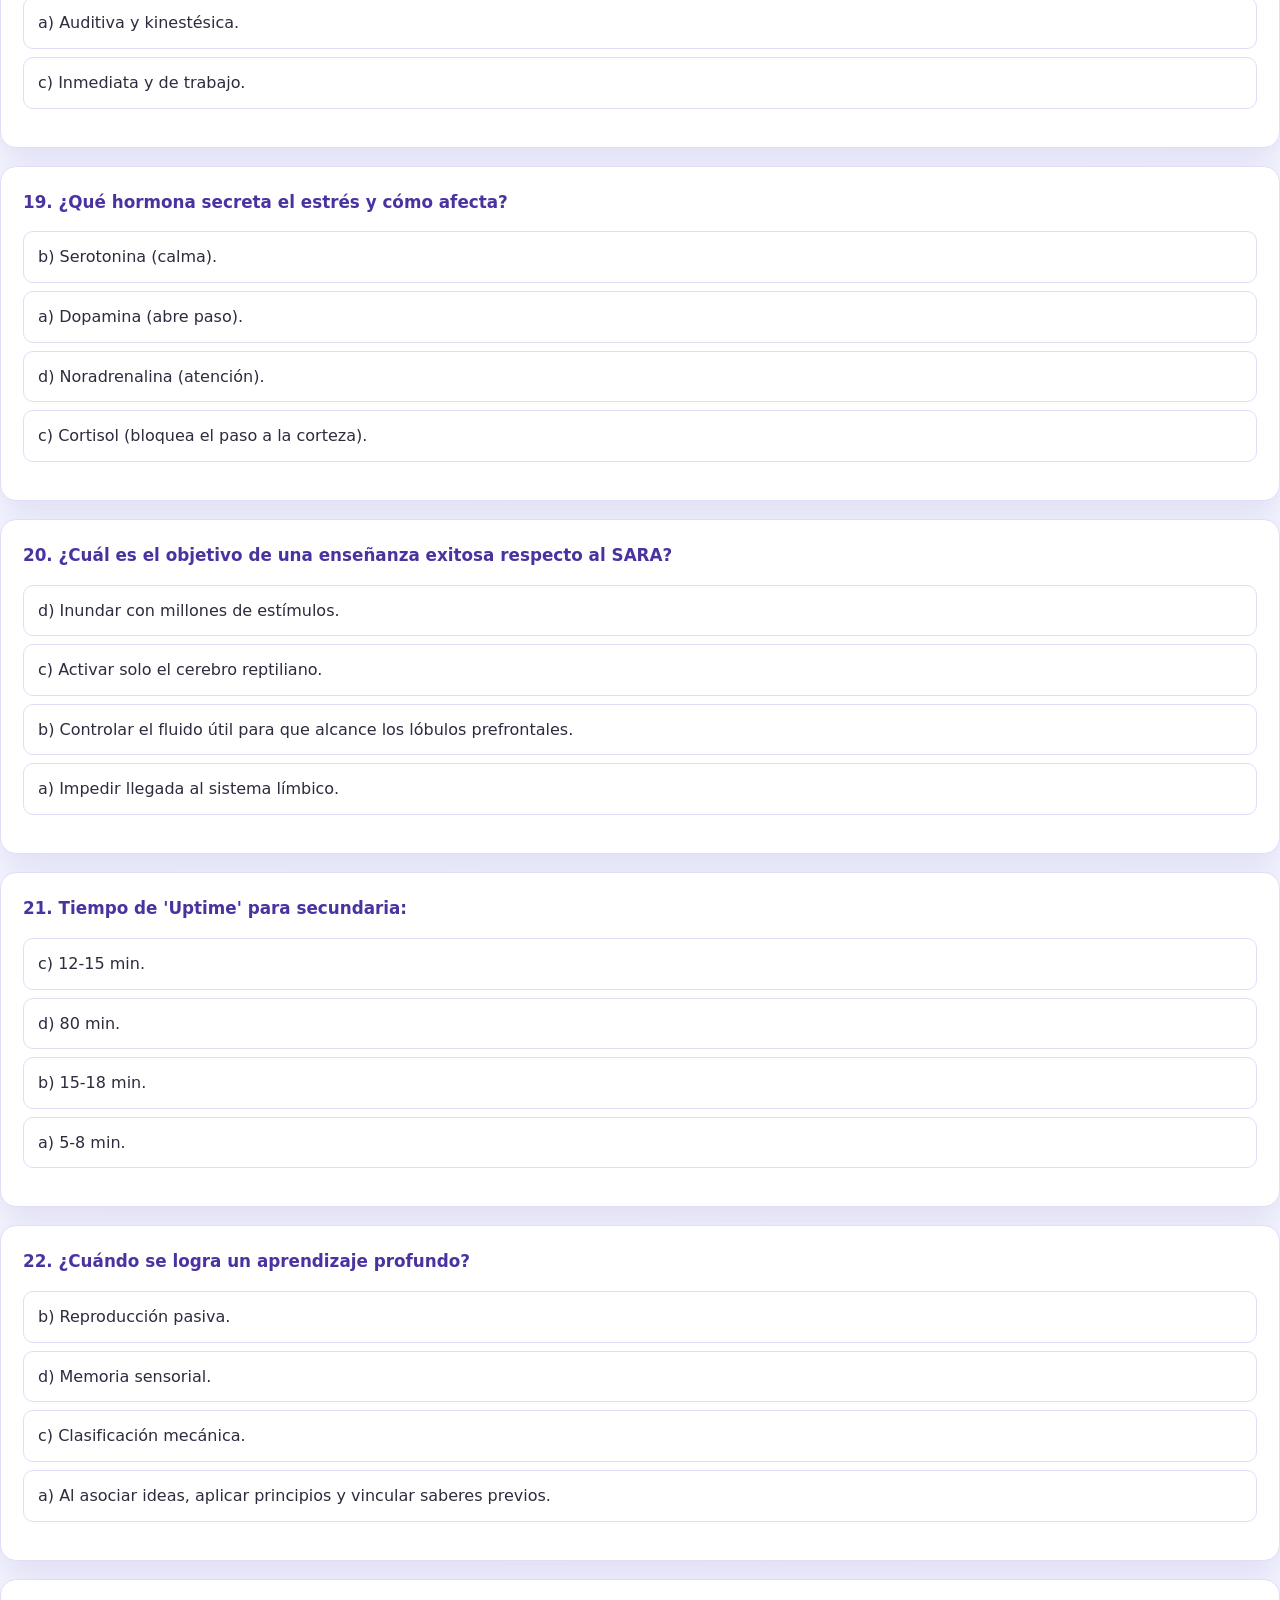
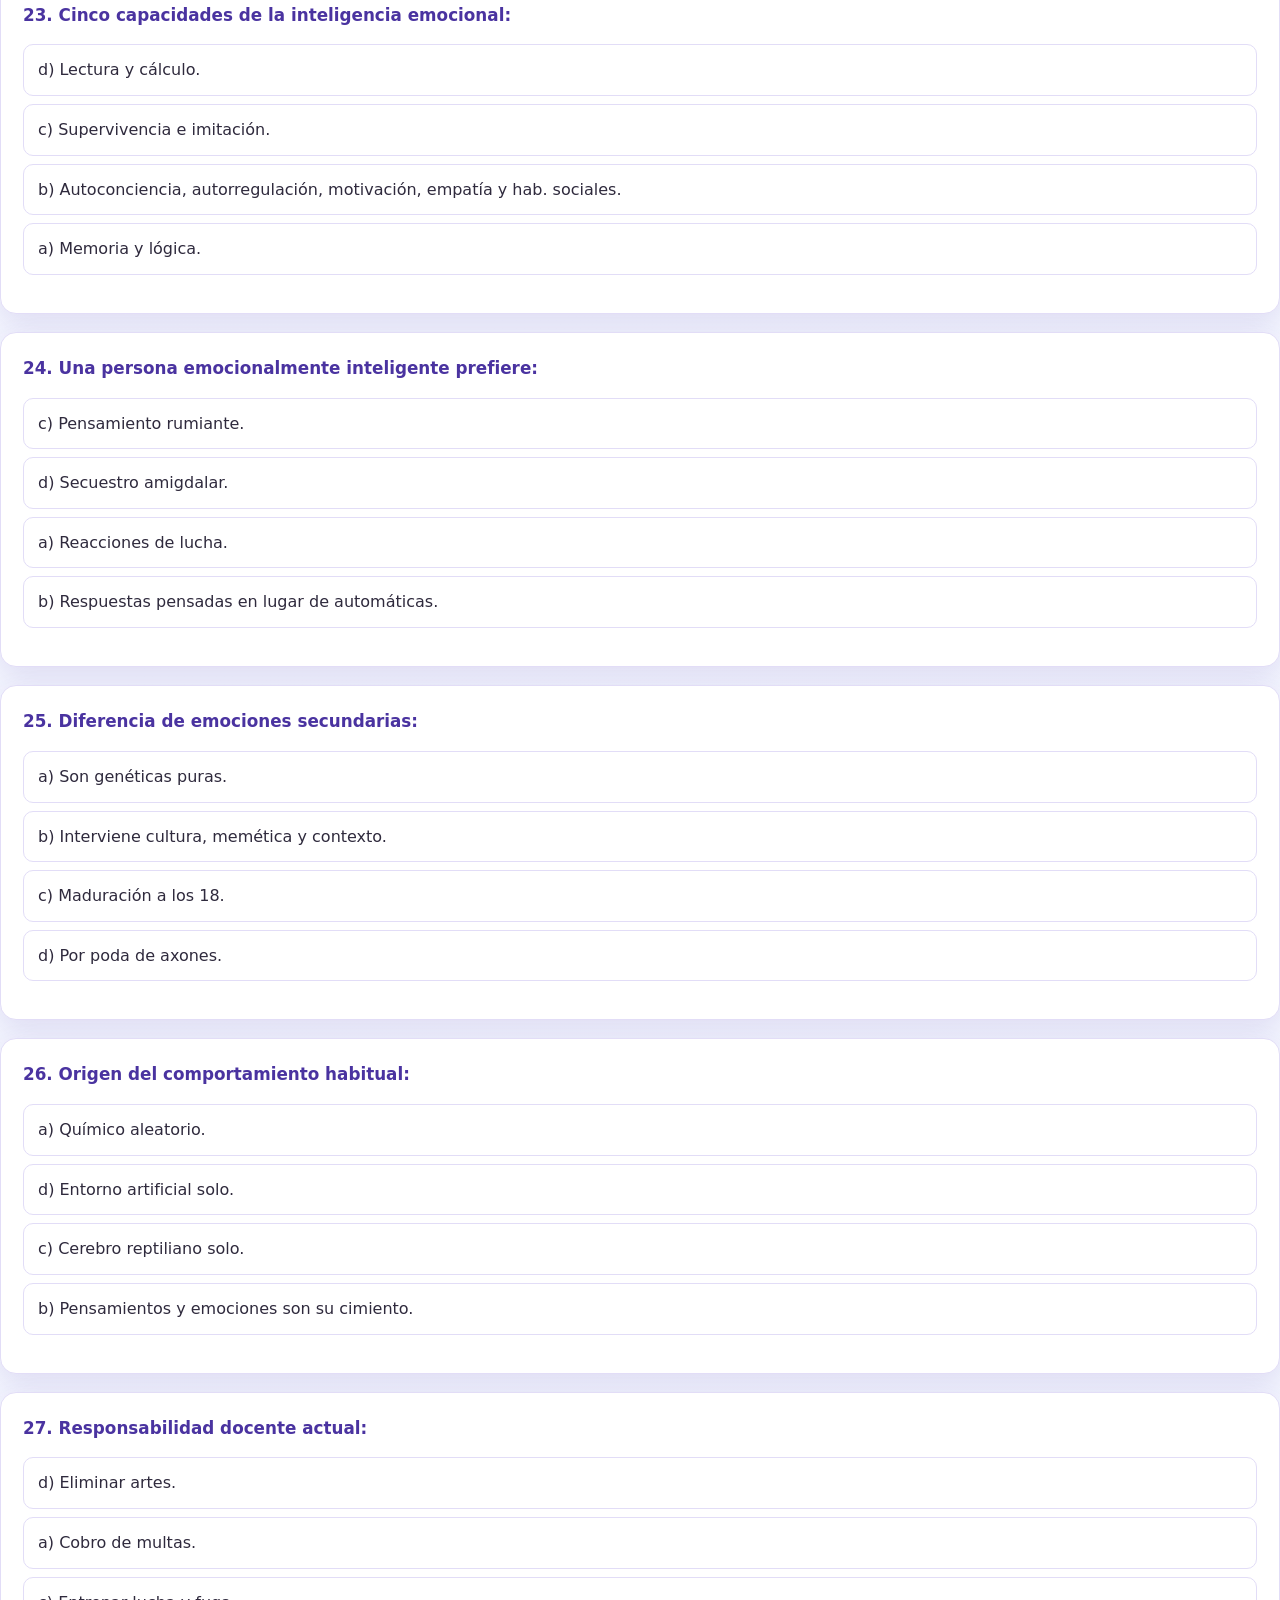
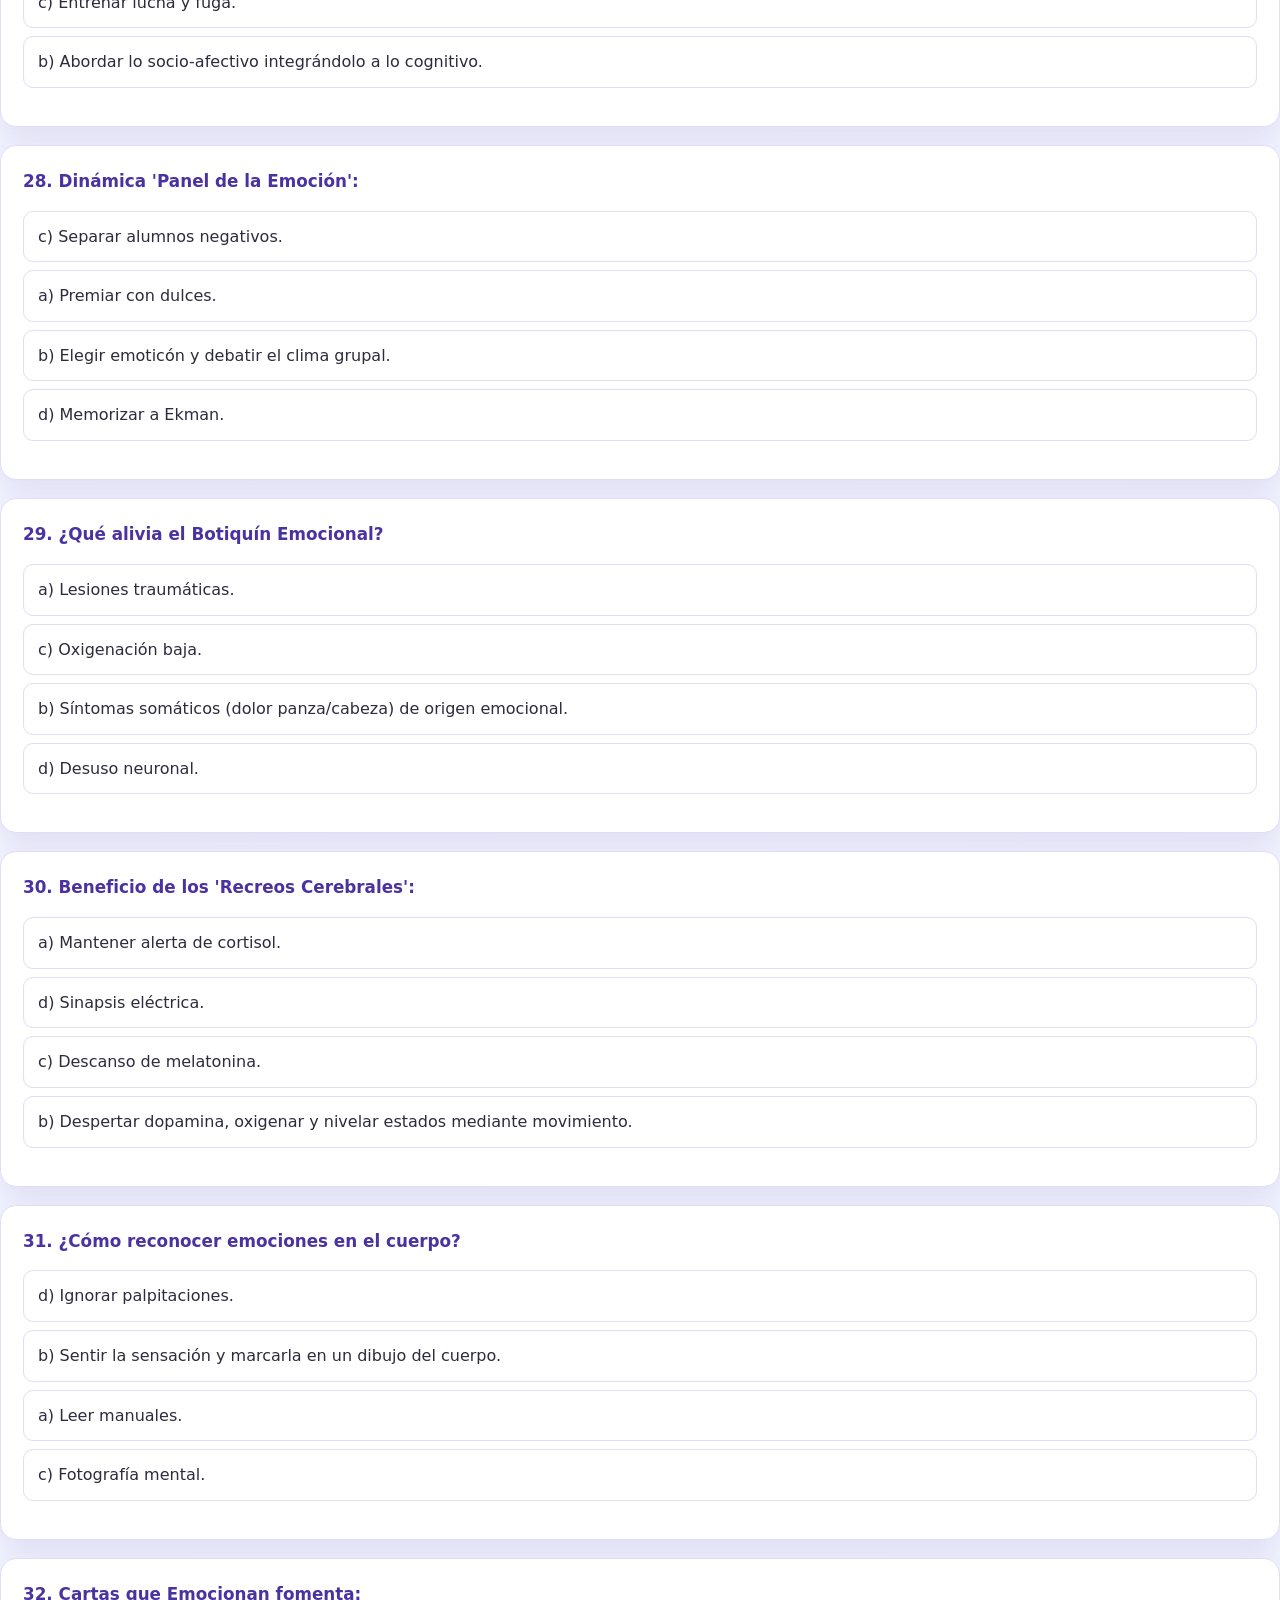
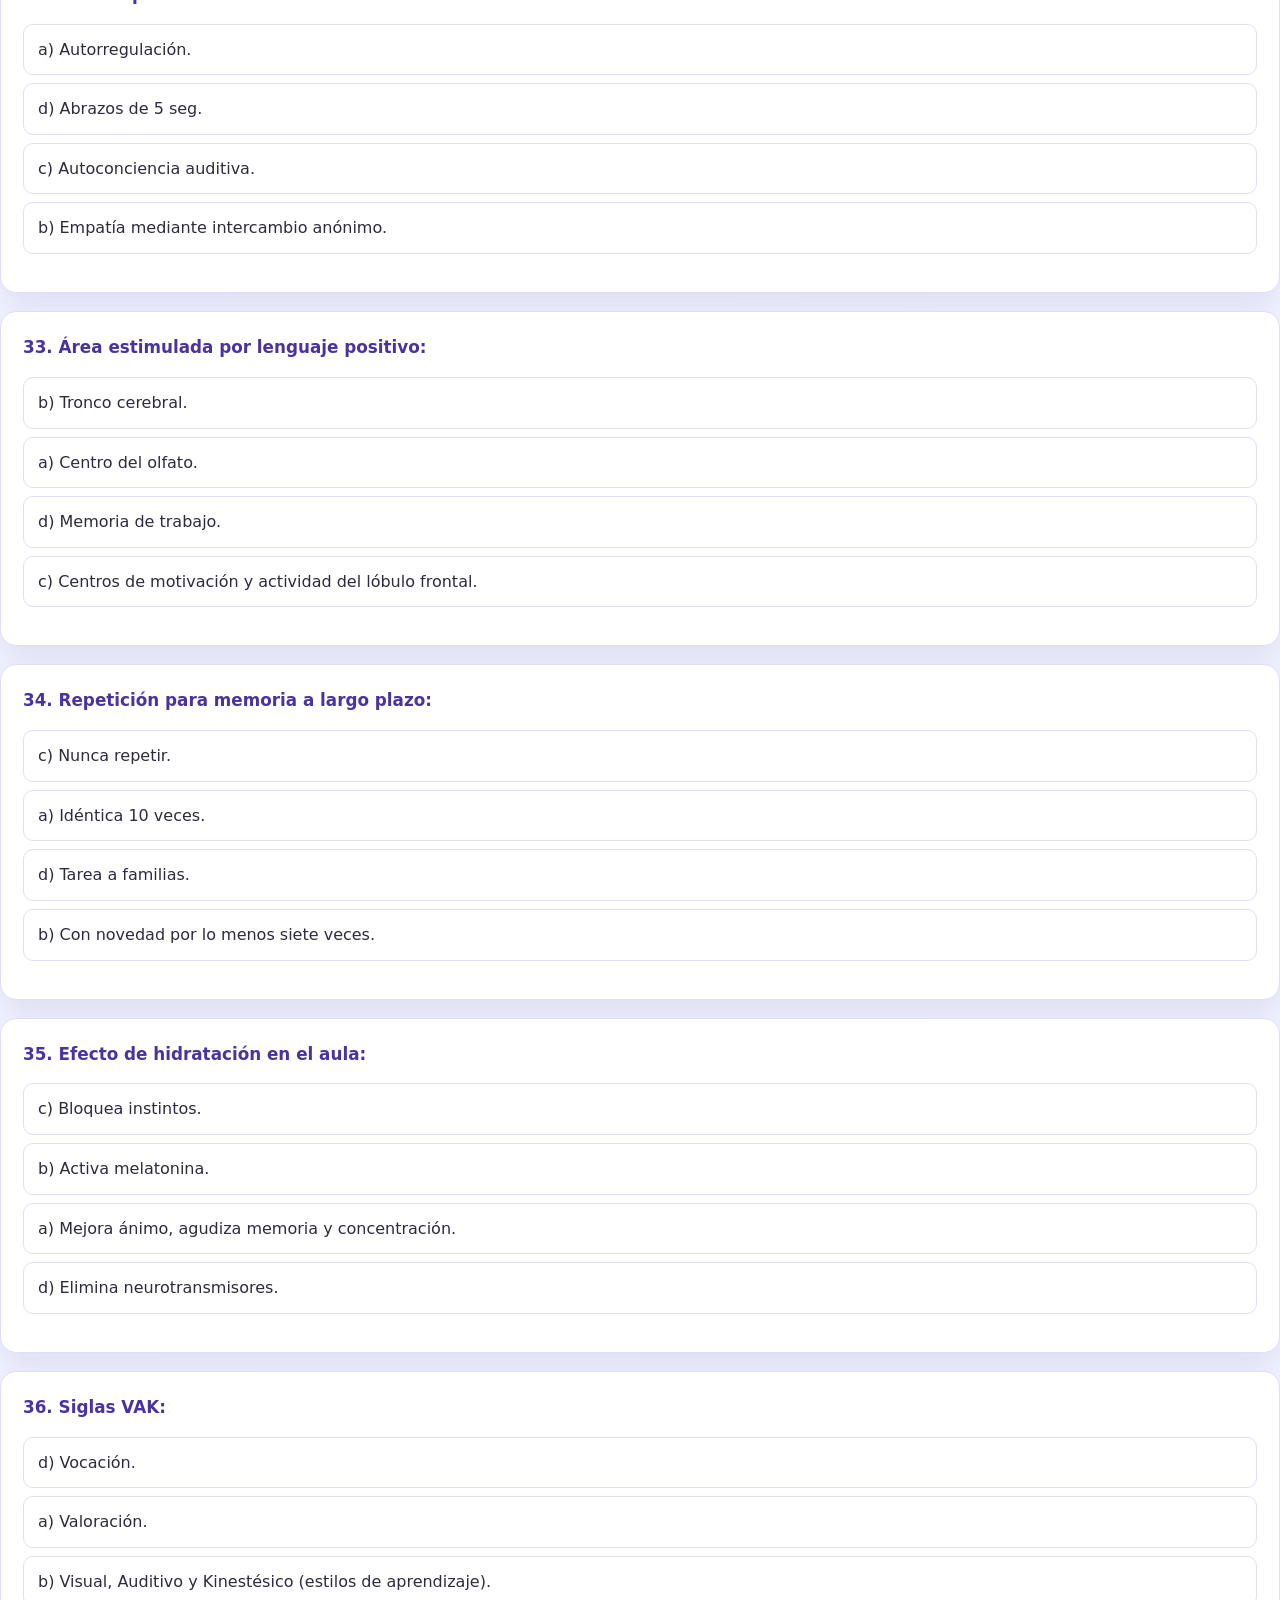
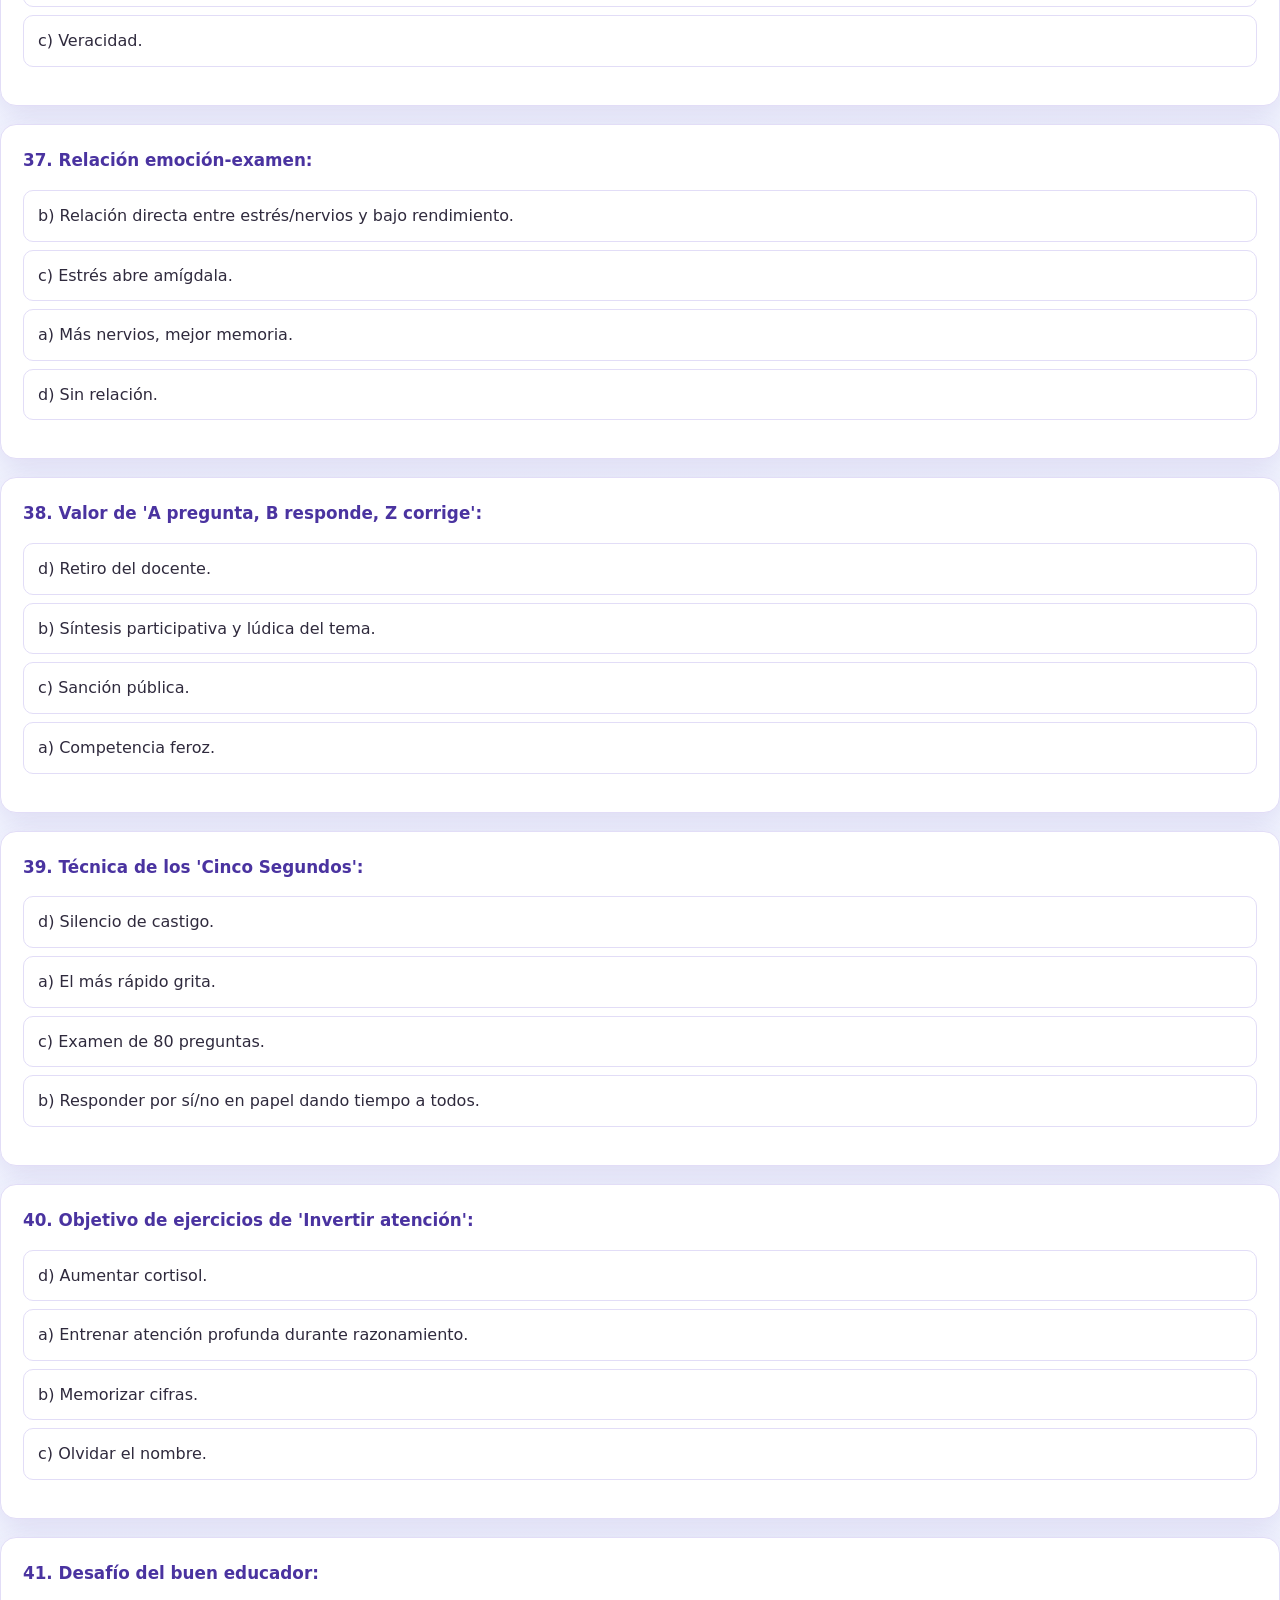
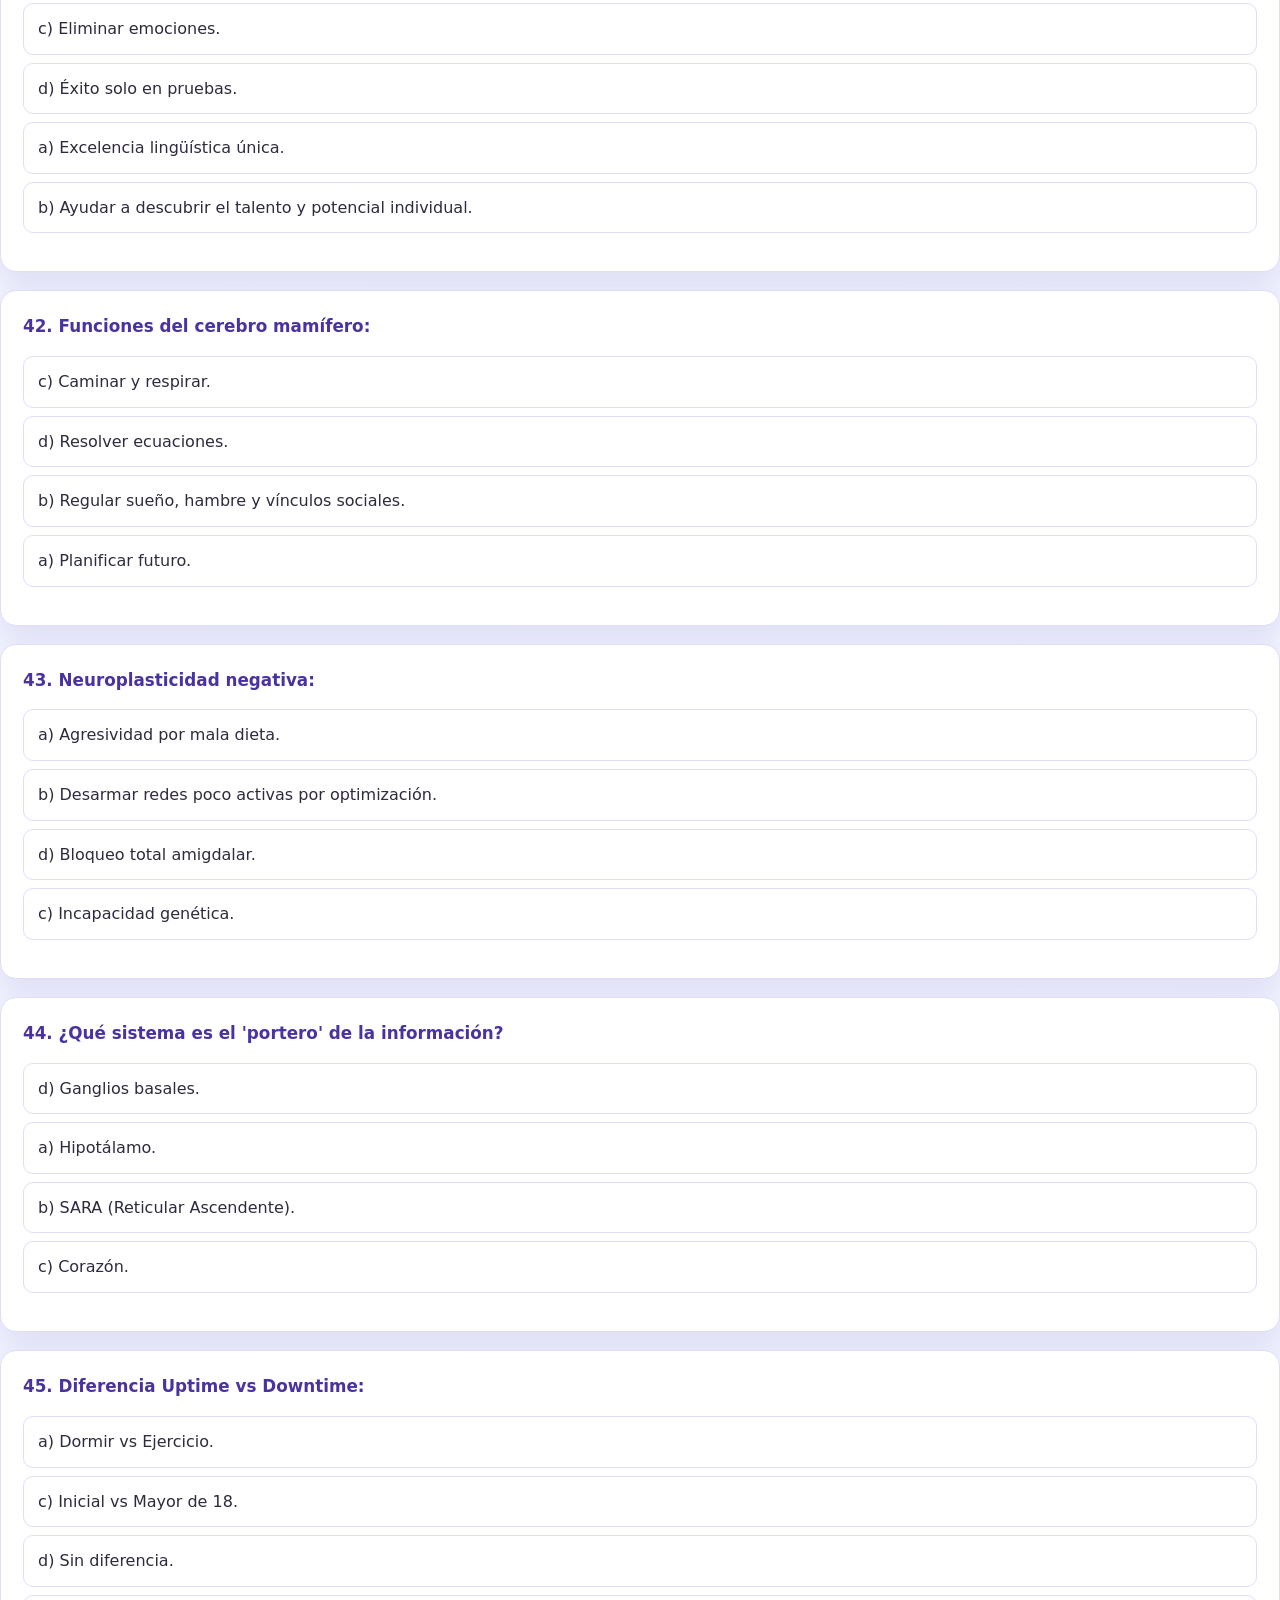
<file: Neurociencia_Neuroeducacion.html>
<!DOCTYPE html>
<html lang="es">
<head>
    <meta charset="UTF-8">
    <meta name="viewport" content="width=device-width, initial-scale=1.0">
    <title>Simulador - Neurociencia y Neuroaprendizaje</title>
    <link rel="stylesheet" href="styles.css">
</head>
<body>
    <header>
        <h1>Simulador: Neurociencia y Neuroaprendizaje</h1>
        <p>Material de estudio basado en la obra de Marilina Rotger</p>
    </header>

    <main id="quiz-container"></main>

    <script src="quiz-behavior.js"></script>
    <script>
        const quizData = [
            { q: "1. ¿Cuál es la función primordial del 'cerebro reptiliano' según el modelo triuno?", options: ["a) Procesamiento de lenguaje complejo.", "b) Regulación de funciones vitales y conductas automáticas (hábitos).", "c) Gestión de la empatía.", "d) Planificación de metas."], correct: 1, retro: "Es la estructura más primitiva que prioriza la supervivencia, la homeostasis y las rutinas." },
            { q: "2. ¿Qué define técnicamente al 'retraso genómico'?", options: ["a) Desfase entre nuestro genoma y el mundo artificial moderno.", "b) Incapacidad neuronal de sinapsis sonora.", "c) Eliminación de redes durante el sueño.", "d) Falta de estimulación multisensorial."], correct: 0, retro: "Este desfase entre nuestro diseño evolutivo y el entorno actual causa las llamadas 'enfermedades de la civilización'." },
            { q: "3. ¿Cómo se diferencia la neuroplasticidad positiva de la negativa?", options: ["a) La positiva aumenta el cortisol.", "b) La positiva es memorizar datos mecánicos.", "c) La positiva crea redes nuevas; la negativa desecha redes inactivas.", "d) Solo ocurre en la niñez."], correct: 2, retro: "El cerebro crea conexiones con el uso y las elimina (poda) por desuso para optimizar recursos." },
            { q: "4. ¿Qué factores son indispensables para consolidar una red neuronal significativa?", options: ["a) Motivación, repetición con novedad, variedad sensorial y contexto emocional.", "b) Disciplina rígida y aislamiento.", "c) Evaluación sumativa y competencia extrema.", "d) Silencio absoluto y repetición mecánica."], correct: 0, retro: "La sinapsis requiere un entorno que active neurotransmisores positivos y conecte con la curiosidad." },
            { q: "5. Según Paul Ekman, ¿cuál es la distribución de las seis emociones primarias?", options: ["a) Todas son positivas.", "b) Cuatro negativas, una positiva y una neutral (sorpresa).", "c) Tres motivadoras y tres bloqueadoras.", "d) Clasificadas por lóbulo cerebral."], correct: 1, retro: "Esta distribución biológica busca asegurar la supervivencia ante peligros." },
            { q: "6. ¿Cuál es la diferencia técnica entre emoción y sentimiento?", options: ["a) La emoción es lógica.", "b) La emoción es opcional.", "c) La emoción es inevitable; el sentimiento es una interpretación racional.", "d) Son sinónimos cardíacos."], correct: 2, retro: "El sentimiento surge de interpretar la emoción usando los lóbulos prefrontales." },
            { q: "7. ¿Qué roles cumplen la amígdala y el hipocampo en la memoria?", options: ["a) La amígdala borra y el hipocampo crea.", "b) El hipocampo reacciona al miedo.", "c) La amígdala determina qué guardar y el hipocampo envía a la corteza.", "d) Se encargan solo del olfato."], correct: 2, retro: "La amígdala da el peso emocional y el hipocampo gestiona el archivo a largo plazo." },
            { q: "8. ¿Cuándo actúa la amígdala como bloqueadora de información?", options: ["a) Ante situaciones de placer.", "b) Ante amenazas o miedo, activando el cortisol.", "c) Por autoconocimiento profundo.", "d) Por actividades de neuroacción."], correct: 1, retro: "El estrés agudo provoca un 'secuestro amigdalar' que impide el pensamiento reflexivo." },
            { q: "9. ¿Qué neurotransmisores componen el circuito DAS y en qué secuencia?", options: ["a) Cortisol, Acetilcolina y Adrenalina.", "b) Dopamina (motivación), Noradrenalina (acción) y Serotonina (satisfacción).", "c) Melatonina, Glutamato y Oxitocina.", "d) Orden inverso (S-D-A)."], correct: 1, retro: "Es el ciclo biológico del deseo, el esfuerzo y la recompensa final." },
            { q: "10. ¿Cuál es el efecto principal de la dopamina en el cerebro del estudiante?", options: ["a) Provoca somnolencia.", "b) Genera placer y predispone al trabajo motivado.", "c) Inhibe la atención.", "d) Aumenta solo la respuesta física."], correct: 1, retro: "Es el neurotransmisor 'amigo del aprendizaje' por su papel en la recompensa." },
            { q: "11. ¿Qué implica la plasticidad cerebral para la enseñanza en adultos?", options: ["a) No tiene efecto.", "b) Depende solo de la genética.", "c) El cerebro nunca pierde su plasticidad y siempre puede aprender.", "d) Solo con suplementos químicos."], correct: 2, retro: "El cerebro puede rejuvenecer y esculpirse a cualquier edad con estímulo adecuado." },
            { q: "12. ¿Qué caracteriza a un estudiante con alta inteligencia intrapersonal?", options: ["a) Extroversión y liderazgo.", "b) Conciencia de sí mismo, sus emociones, metas y debilidades.", "c) Manejo de lenguaje oral.", "d) Visualización mental de objetos."], correct: 1, retro: "Se refiere a la capacidad de autoanálisis y gestión del mundo interior." },
            { q: "13. ¿Cuál de estas es una función ejecutiva?", options: ["a) Regulación cardíaca.", "b) Archivo de traumas.", "c) Reacción de lucha/fuga.", "d) Planificar, organizar y supervisar errores."], correct: 3, retro: "Estas funciones residen en la neocorteza y permiten regular el comportamiento." },
            { q: "14. Según Hebb, ¿qué fortalece técnicamente una conexión sináptica?", options: ["a) Activación de neuronas de forma simultánea y repetida.", "b) Descarga eléctrica mínima.", "c) Vaciar el cerebro previo.", "d) Activar melatonina."], correct: 0, retro: "Las neuronas que disparan juntas, se conectan con más fuerza." },
            { q: "15. ¿Qué es la 'Depresión a Largo Plazo' (DPL) en neurobiología?", options: ["a) Tristeza clínica.", "b) Conexiones distantes.", "c) Debilitamiento de conexiones por desuso.", "d) Traslado al hipocampo."], correct: 2, retro: "Lo que no se usa, el cerebro lo elimina para ahorrar energía." },
            { q: "16. Según Posner, ¿cómo se define la atención voluntaria?", options: ["a) Espontánea.", "b) Requiere gasto energético alto para fijarse en algo prescindiendo de otros.", "c) Filtro SARA veloz.", "d) Downtime reflexivo."], correct: 1, retro: "Es una atención consciente que consume mucha glucosa y oxígeno cerebral." },
            { q: "17. ¿Dónde se ubica la memoria de trabajo y cuánto dura?", options: ["a) Sistema límbico; milisegundos.", "b) Lóbulos Prefrontales; pocos minutos.", "c) Cerebelo; años.", "d) Amígdala; habilidades motoras."], correct: 1, retro: "Mantiene la información 'en línea' para resolver una tarea inmediata." },
            { q: "18. ¿Cómo se divide la memoria declarativa?", options: ["a) Auditiva y kinestésica.", "b) Episódica (vivencias) y semántica (conceptos).", "c) Inmediata y de trabajo.", "d) Positiva y negativa."], correct: 1, retro: "Es la memoria que podemos recuperar conscientemente y expresar con palabras." },
            { q: "19. ¿Qué hormona secreta el estrés y cómo afecta?", options: ["a) Dopamina (abre paso).", "b) Serotonina (calma).", "c) Cortisol (bloquea el paso a la corteza).", "d) Noradrenalina (atención)."], correct: 2, retro: "El cortisol inunda el cerebro e impide procesar información compleja." },
            { q: "20. ¿Cuál es el objetivo de una enseñanza exitosa respecto al SARA?", options: ["a) Impedir llegada al sistema límbico.", "b) Controlar el fluido útil para que alcance los lóbulos prefrontales.", "c) Activar solo el cerebro reptiliano.", "d) Inundar con millones de estímulos."], correct: 1, retro: "El docente debe captar la atención para que la información se vuelva conocimiento." },
            { q: "21. Tiempo de 'Uptime' para secundaria:", options: ["a) 5-8 min.", "b) 15-18 min.", "c) 12-15 min.", "d) 80 min."], correct: 2, retro: "Después de este tiempo se requiere un intervalo cerebral." },
            { q: "22. ¿Cuándo se logra un aprendizaje profundo?", options: ["a) Al asociar ideas, aplicar principios y vincular saberes previos.", "b) Reproducción pasiva.", "c) Clasificación mecánica.", "d) Memoria sensorial."], correct: 0, retro: "Ocurre cuando el estudiante construye y da sentido personal a la información." },
            { q: "23. Cinco capacidades de la inteligencia emocional:", options: ["a) Memoria y lógica.", "b) Autoconciencia, autorregulación, motivación, empatía y hab. sociales.", "c) Supervivencia e imitación.", "d) Lectura y cálculo."], correct: 1, retro: "Goleman establece estas áreas como base de la gestión emocional." },
            { q: "24. Una persona emocionalmente inteligente prefiere:", options: ["a) Reacciones de lucha.", "b) Respuestas pensadas en lugar de automáticas.", "c) Pensamiento rumiante.", "d) Secuestro amigdalar."], correct: 1, retro: "Busca el equilibrio y la asertividad en sus interacciones." },
            { q: "25. Diferencia de emociones secundarias:", options: ["a) Son genéticas puras.", "b) Interviene cultura, memética y contexto.", "c) Maduración a los 18.", "d) Por poda de axones."], correct: 1, retro: "Se desprenden de las primarias según el entorno del sujeto." },
            { q: "26. Origen del comportamiento habitual:", options: ["a) Químico aleatorio.", "b) Pensamientos y emociones son su cimiento.", "c) Cerebro reptiliano solo.", "d) Entorno artificial solo."], correct: 1, retro: "Nuestra forma de actuar se basa en cómo procesamos interna y afectivamente la realidad." },
            { q: "27. Responsabilidad docente actual:", options: ["a) Cobro de multas.", "b) Abordar lo socio-afectivo integrándolo a lo cognitivo.", "c) Entrenar lucha y fuga.", "d) Eliminar artes."], correct: 1, retro: "Debe intervenir el afecto, la confianza y la autoestima en el aula." },
            { q: "28. Dinámica 'Panel de la Emoción':", options: ["a) Premiar con dulces.", "b) Elegir emoticón y debatir el clima grupal.", "c) Separar alumnos negativos.", "d) Memorizar a Ekman."], correct: 1, retro: "Permite que los estudiantes pongan en palabras sus emociones." },
            { q: "29. ¿Qué alivia el Botiquín Emocional?", options: ["a) Lesiones traumáticas.", "b) Síntomas somáticos (dolor panza/cabeza) de origen emocional.", "c) Oxigenación baja.", "d) Desuso neuronal."], correct: 1, retro: "Funciona como remedio para el dolor emocional no reconocido." },
            { q: "30. Beneficio de los 'Recreos Cerebrales':", options: ["a) Mantener alerta de cortisol.", "b) Despertar dopamina, oxigenar y nivelar estados mediante movimiento.", "c) Descanso de melatonina.", "d) Sinapsis eléctrica."], correct: 1, retro: "Son pausas necesarias para mantener la atención sostenible." },
            { q: "31. ¿Cómo reconocer emociones en el cuerpo?", options: ["a) Leer manuales.", "b) Sentir la sensación y marcarla en un dibujo del cuerpo.", "c) Fotografía mental.", "d) Ignorar palpitaciones."], correct: 1, retro: "Ayuda al autoconocimiento para responder en vez de reaccionar." },
            { q: "32. Cartas que Emocionan fomenta:", options: ["a) Autorregulación.", "b) Empatía mediante intercambio anónimo.", "c) Autoconciencia auditiva.", "d) Abrazos de 5 seg."], correct: 1, retro: "Despierta la comprensión del estado emocional del compañero." },
            { q: "33. Área estimulada por lenguaje positivo:", options: ["a) Centro del olfato.", "b) Tronco cerebral.", "c) Centros de motivación y actividad del lóbulo frontal.", "d) Memoria de trabajo."], correct: 2, retro: "Las palabras que usamos pueden cambiar físicamente la actividad cerebral." },
            { q: "34. Repetición para memoria a largo plazo:", options: ["a) Idéntica 10 veces.", "b) Con novedad por lo menos siete veces.", "c) Nunca repetir.", "d) Tarea a familias."], correct: 1, retro: "Refuerza la red neuronal de formas variadas para consolidar el saber." },
            { q: "35. Efecto de hidratación en el aula:", options: ["a) Mejora ánimo, agudiza memoria y concentración.", "b) Activa melatonina.", "c) Bloquea instintos.", "d) Elimina neurotransmisores."], correct: 0, retro: "La falta de agua incide negativamente en el rendimiento cognitivo." },
            { q: "36. Siglas VAK:", options: ["a) Valoración.", "b) Visual, Auditivo y Kinestésico (estilos de aprendizaje).", "c) Veracidad.", "d) Vocación."], correct: 1, retro: "Sirven para adaptar la enseñanza a la vía preferente de cada alumno." },
            { q: "37. Relación emoción-examen:", options: ["a) Más nervios, mejor memoria.", "b) Relación directa entre estrés/nervios y bajo rendimiento.", "c) Estrés abre amígdala.", "d) Sin relación."], correct: 1, retro: "La percepción de amenaza en la evaluación bloquea el rendimiento." },
            { q: "38. Valor de 'A pregunta, B responde, Z corrige':", options: ["a) Competencia feroz.", "b) Síntesis participativa y lúdica del tema.", "c) Sanción pública.", "d) Retiro del docente."], correct: 1, retro: "Es una forma de evaluación asertiva y dinámica." },
            { q: "39. Técnica de los 'Cinco Segundos':", options: ["a) El más rápido grita.", "b) Responder por sí/no en papel dando tiempo a todos.", "c) Examen de 80 preguntas.", "d) Silencio de castigo."], correct: 1, retro: "Garantiza que todos respondan al mismo tiempo respetando ritmos." },
            { q: "40. Objetivo de ejercicios de 'Invertir atención':", options: ["a) Entrenar atención profunda durante razonamiento.", "b) Memorizar cifras.", "c) Olvidar el nombre.", "d) Aumentar cortisol."], correct: 0, retro: "Obliga al cerebro a trabajar el proceso atencional con mayor intensidad." },
            { q: "41. Desafío del buen educador:", options: ["a) Excelencia lingüística única.", "b) Ayudar a descubrir el talento y potencial individual.", "c) Eliminar emociones.", "d) Éxito solo en pruebas."], correct: 1, retro: "Todos somos inteligentes para algo y el docente debe descubrirlo." },
            { q: "42. Funciones del cerebro mamífero:", options: ["a) Planificar futuro.", "b) Regular sueño, hambre y vínculos sociales.", "c) Caminar y respirar.", "d) Resolver ecuaciones."], correct: 1, retro: "Asociado al sistema límbico y la necesidad de ser reconocido." },
            { q: "43. Neuroplasticidad negativa:", options: ["a) Agresividad por mala dieta.", "b) Desarmar redes poco activas por optimización.", "c) Incapacidad genética.", "d) Bloqueo total amigdalar."], correct: 1, retro: "Es el proceso inverso a la PLP: lo que no se usa se elimina." },
            { q: "44. ¿Qué sistema es el 'portero' de la información?", options: ["a) Hipotálamo.", "b) SARA (Reticular Ascendente).", "c) Corazón.", "d) Ganglios basales."], correct: 1, retro: "Determina la velocidad y contenido que pasa al cerebro superior." },
            { q: "45. Diferencia Uptime vs Downtime:", options: ["a) Dormir vs Ejercicio.", "b) Percepción global alerta vs Procesamiento y reflexión interna.", "c) Inicial vs Mayor de 18.", "d) Sin diferencia."], correct: 1, retro: "Uptime es entrada de datos; Downtime es diálogo interno de procesamiento." },
            { q: "46. Habilidades de personas emocionalmente inteligentes:", options: ["a) Control de impulsos, entusiasmo, perseverancia y empatía.", "b) Memoria de diccionarios.", "c) Ignorar sentimientos ajenos.", "d) Resistencia al sueño."], correct: 0, retro: "Potencian respuestas emocionales en vez de reacciones automáticas." },
            { q: "47. ¿Qué necesita el cerebro racional?", options: ["a) Rituales constantes.", "b) Novedad, desafíos y aprender por la acción.", "c) Grasas trans.", "d) Órdenes directas."], correct: 1, retro: "Se nutre de estímulos internos y externos que inviten a pensar." },
            { q: "48. Objetivo biológico de la 'poda neuronal':", options: ["a) Disminuir inteligencia.", "b) Disponibilidad para conexiones de uso frecuente.", "c) Impedir aprendizaje.", "d) Eliminar química."], correct: 1, retro: "Optimiza la eficiencia cerebral descartando lo irrelevante." },
            { q: "49. Memoria sensorial o inmediata:", options: ["a) Permanente en hipocampo.", "b) Dura milisegundos, limitada a lo percibido.", "c) Sin repetición para examen.", "d) Cambios estructurales."], correct: 1, retro: "Es el almacenamiento inicial momentáneo de los sentidos." },
            { q: "50. Combatir el pensamiento rumiante:", options: ["a) Escenarios catastróficos.", "b) Aceptación del problema y plan de solución real.", "c) Aumentar cortisol.", "d) Ignorar sensación."], correct: 1, retro: "Combate la ansiedad propia de imaginar más que la realidad." },
            { q: "51. Comunicación neuronal confirmada por Loewi:", options: ["a) Chispas eléctricas solas.", "b) Liberación de sustancias químicas (neurotransmisores).", "c) Contacto físico de núcleos.", "d) Ondas sonoras."], correct: 1, retro: "Las señales se transmiten a través del espacio sináptico mediante química." },
            { q: "52. Funciones de la noradrenalina:", options: ["a) Sueño profundo.", "b) Enfoque mental, atención y aumento de ritmo cardíaco.", "c) Sensaciones de tristeza.", "d) Inmovilidad física."], correct: 1, retro: "Neurotransmisor excitador que regula la excitación física y mental." },
            { q: "53. Diferencia proceso cognitivo vs neurofisiológico:", options: ["a) Cognitivo crea patrones mentales; neurofisiológico crea redes neuronales.", "b) Nutrición vs Respiración.", "c) Sin diferencia.", "d) Reptiles vs Humanos."], correct: 0, retro: "Uno se refiere a la mente y el otro a la estructura física biológica." },
            { q: "54. ¿Qué registra la memoria episódica además de datos?", options: ["a) Tablas de multiplicar.", "b) El estado mental y emocional del momento del suceso.", "c) Movimientos automáticos.", "d) Ubicación espacial."], correct: 1, retro: "Registra la vivencia personal inmersa en su contexto afectivo." },
            { q: "55. Transición por repetición con novedad:", options: ["a) De episódica a sensorial.", "b) De memoria de trabajo a largo plazo.", "c) Solo traumas amigdalares.", "d) Apagado del neocortex."], correct: 1, retro: "Es el método para que el aprendizaje perdure en el tiempo." },
            { q: "56. ¿Por qué enseñar habilidades sociales?", options: ["a) Memorizar fechas.", "b) Son armas para la vida e inserción social exitosa.", "c) Imitar reptiles.", "d) Eliminar inteligencia emocional."], correct: 1, retro: "Son fundamentales para enfrentar los desafíos de la sociedad actual." },
            { q: "57. Curiosidad y salud mental:", options: ["a) Curiosidad peligrosa.", "b) Estar atentos y curiosos mantiene la salud mental.", "c) Inhibir curiosidad.", "d) Solo hasta los 5 años."], correct: 1, retro: "Mantiene el cerebro activo, dinámico y previene el deterioro." },
            { q: "58. ¿Qué debe ocurrir para llegar a las redes cognitivas?", options: ["a) Sentir miedo.", "b) Pasar por las redes instintivas emocionales (reptil/mamífero).", "c) Apagar el SARA.", "d) Luz blanca fuerte."], correct: 1, retro: "Las emociones niveladas son la puerta de entrada a la razón." },
            { q: "59. Dinámica 'Cambio de Roles':", options: ["a) Diseñar evaluación de pares, resolverla y corregirla.", "b) Intercambio de mochilas.", "c) Actuar como director.", "d) Gritar en 5 segundos."], correct: 0, retro: "Convierte al estudiante en protagonista de su proceso de evaluación." },
            { q: "60. Beneficios de los abrazos:", options: ["a) Autoestima, reduce estrés y ayuda al sistema inmune.", "b) Incrementa cortisol.", "c) Competencia individual.", "d) Identificar nutrición."], correct: 0, retro: "Libera oxitocina y dopamina, balanceando el sistema nervioso." },
            { q: "61. Actividad diaria para neuroplasticidad:", options: ["a) Aprender algo nuevo y ejercicio físico.", "b) Dormir 4 horas.", "c) Evitar naturaleza.", "d) Repetir TV."], correct: 0, retro: "Cambiar rutas y sumar alimentos nuevos genera redes frescas." },
            { q: "62. Naturaleza de la inteligencia emocional:", options: ["a) Rasgo inalterable.", "b) Habilidad que se puede aprender y desarrollar.", "c) Tamaño de amígdala.", "d) Pérdida a los 5 años."], correct: 1, retro: "Al ser una habilidad, es responsabilidad del docente entrenarla." },
            { q: "63. Obstáculos para educación cerebro-compatible:", options: ["a) Interacción social.", "b) Educación deficiente, poco sueño y hábitos tóxicos.", "c) Sentimiento de seguridad.", "d) Uso de TICs."], correct: 1, retro: "Estos factores dificultan la capacidad de adaptación y cambio cerebral." },
            { q: "64. ¿Por qué la sorpresa es neutral?", options: ["a) Sin reacción.", "b) Valencia depende totalmente del contexto.", "c) No es límbica.", "d) Homeostasis del sueño."], correct: 1, retro: "Puede ser asombro placentero o impacto negativo según la causa." },
            { q: "65. Gestionar emoción ante estímulo negativo:", options: ["a) Gritar en clase.", "b) Autoconocimiento para interpretar emoción y elegir sentimiento.", "c) Esperar secuestro amigdalar.", "d) Caramelo del botiquín."], correct: 1, retro: "Requiere usar los lóbulos prefrontales para regular la reacción." },
            { q: "66. Nombre técnico del cambio cerebral por pensamiento:", options: ["a) Imprinting.", "b) Neuroplasticidad.", "c) Poda de axones.", "d) SARA."], correct: 1, retro: "Es la capacidad física del cerebro de modificarse con la experiencia." },
            { q: "67. Necesario para sostener Downtime:", options: ["a) Luz intensa.", "b) Intervalos de quince minutos.", "c) Repetición mecánica.", "d) Cortisol sanguíneo."], correct: 1, retro: "Permite el procesamiento profundo sin sobrecargar el sistema." },
            { q: "68. Ubicación de memoria de trabajo:", options: ["a) Tronco cerebral.", "b) Cerebro superior o Lóbulos Prefrontales (LPF).", "c) Lóbulos olfatorios.", "d) Sin ubicación."], correct: 1, retro: "Es la zona del razonamiento consciente inmediato." },
            { q: "69. ¿Qué sucede al lograr un objetivo placentero?", options: ["a) Disparo de ira.", "b) Activación de serotonina (estado de calma).", "c) Borrado de hipocampo.", "d) Cortisol permanente."], correct: 1, retro: "La serotonina cierra el circuito DAS devolviendo el equilibrio." },
            { q: "70. Mensaje de Aristóteles sobre redes emocionales:", options: ["a) Ignorarlas.", "b) Son la puerta de entrada a la razón y deben estar niveladas.", "c) Responsables de fracaso.", "d) Solo para selva."], correct: 1, retro: "Educar la mente sin educar el corazón no es educar nada." }
        ];
        shuffleOptions(quizData);

        const container = document.getElementById('quiz-container');

        quizData.forEach((item, index) => {
            const card = document.createElement('div');
            card.className = 'question-card';
            card.innerHTML = `<div class="question-text">${item.q}</div>`;
            
            const list = document.createElement('ul');
            list.className = 'options';
            
            item.options.forEach((opt, optIndex) => {
                const li = document.createElement('li');
                li.innerText = opt;
                li.onclick = () => {
                    const allOptions = list.querySelectorAll('li');
                    allOptions.forEach(l => l.style.pointerEvents = 'none');
                    
                    const feedback = document.getElementById(`feedback-${index}`);
                    feedback.style.display = 'block';
                    
                    if (optIndex === item.correct) {
                        feedback.innerText = "¡Correcto! " + item.retro;
                        feedback.className = 'feedback correct';
                        li.classList.add('selected-correct');
                    } else {
                        feedback.innerText = "¡Incorrrecto!";
                        feedback.className = 'feedback incorrect';
                        li.classList.add('selected-incorrect');
                    }
                };
                list.appendChild(li);
            });
            
            card.appendChild(list);
            const feedbackDiv = document.createElement('div');
            feedbackDiv.id = `feedback-${index}`;
            feedbackDiv.className = 'feedback';
            card.appendChild(feedbackDiv);
            container.appendChild(card);
        });
    </script>
</body>
</html>
</file>
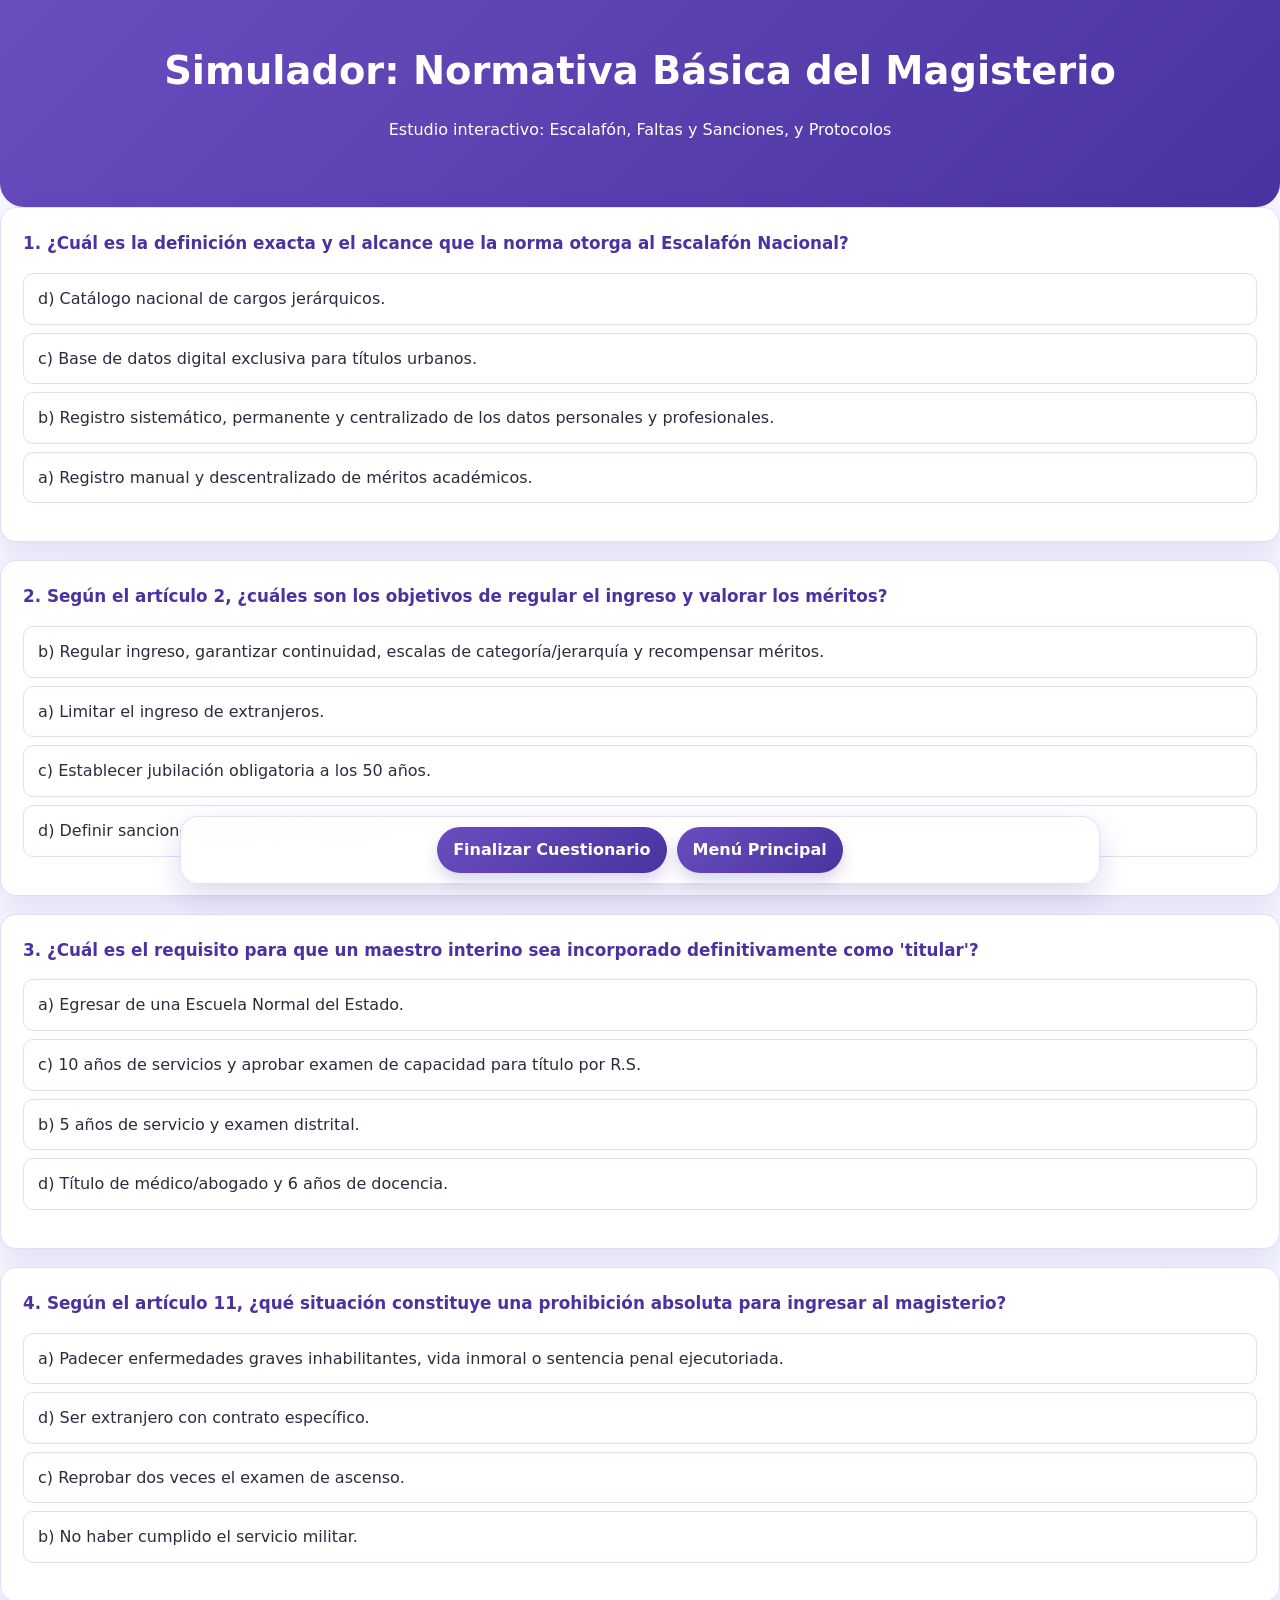
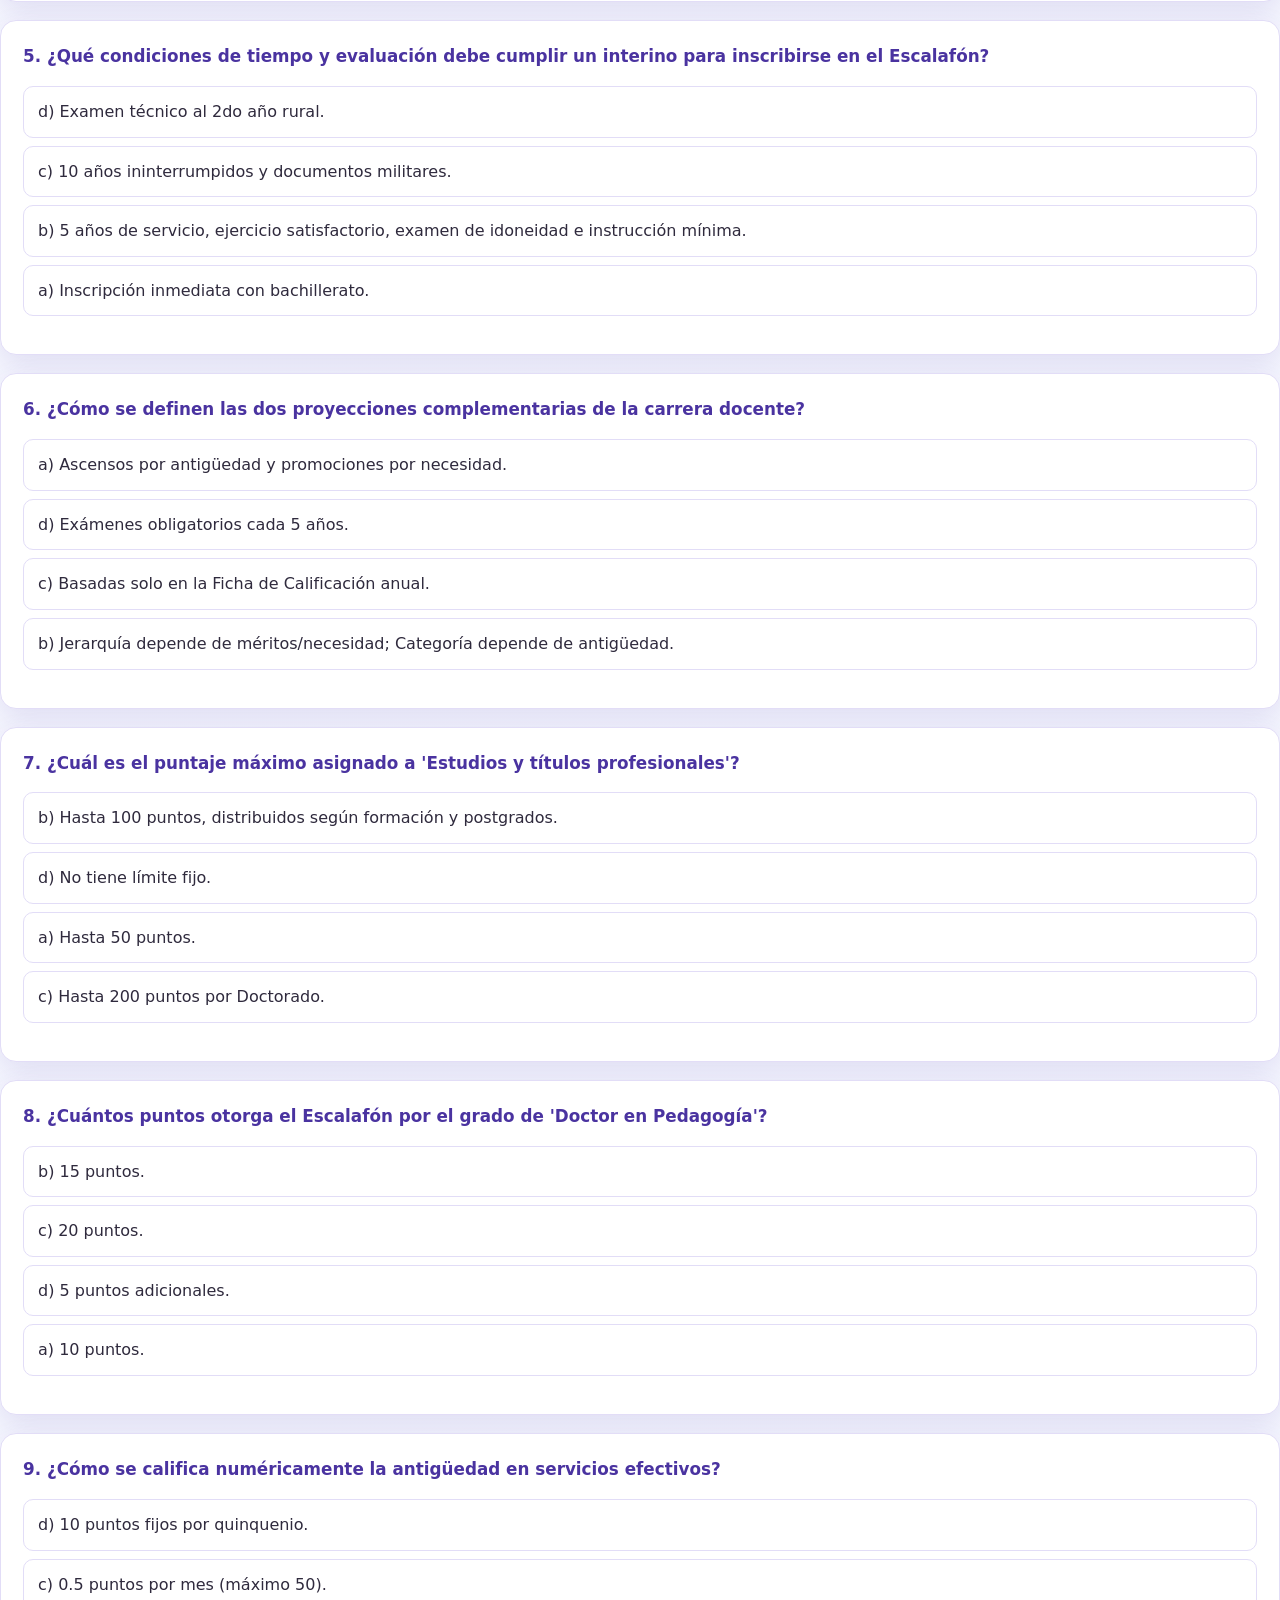
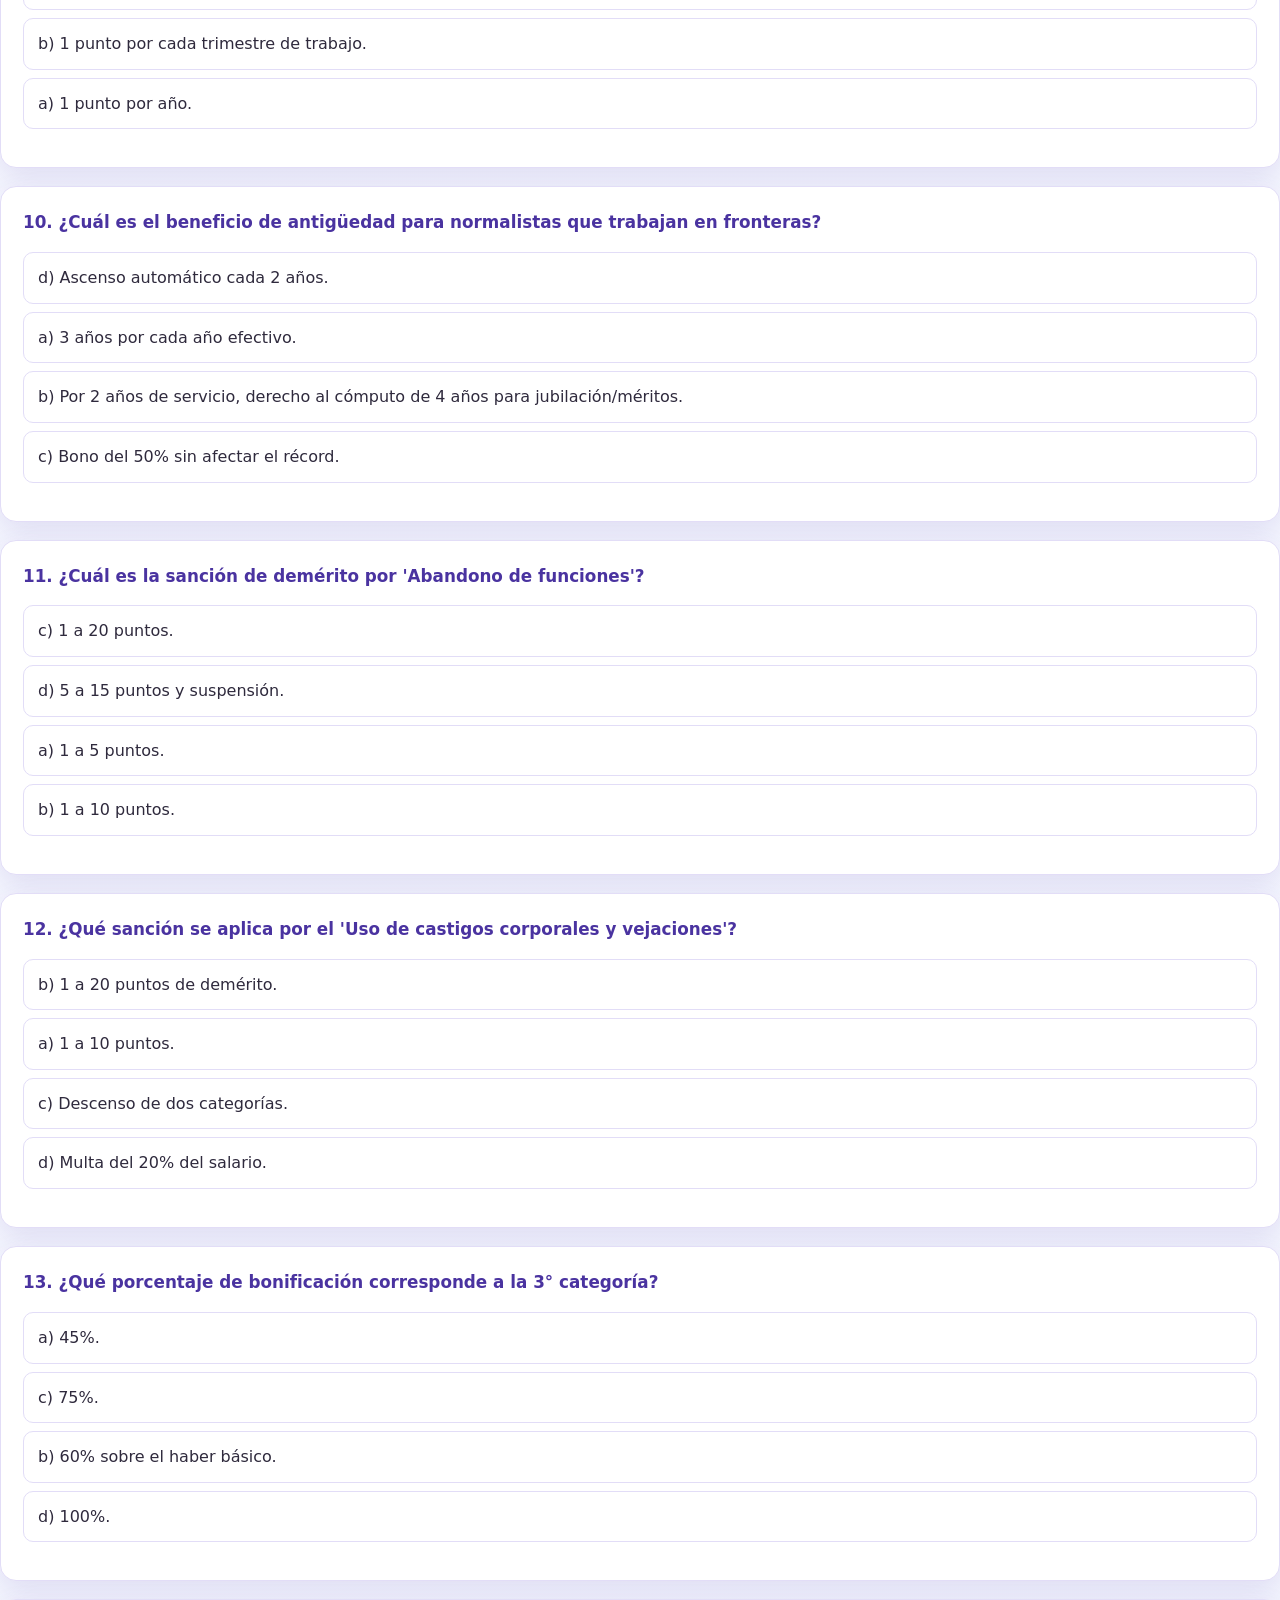
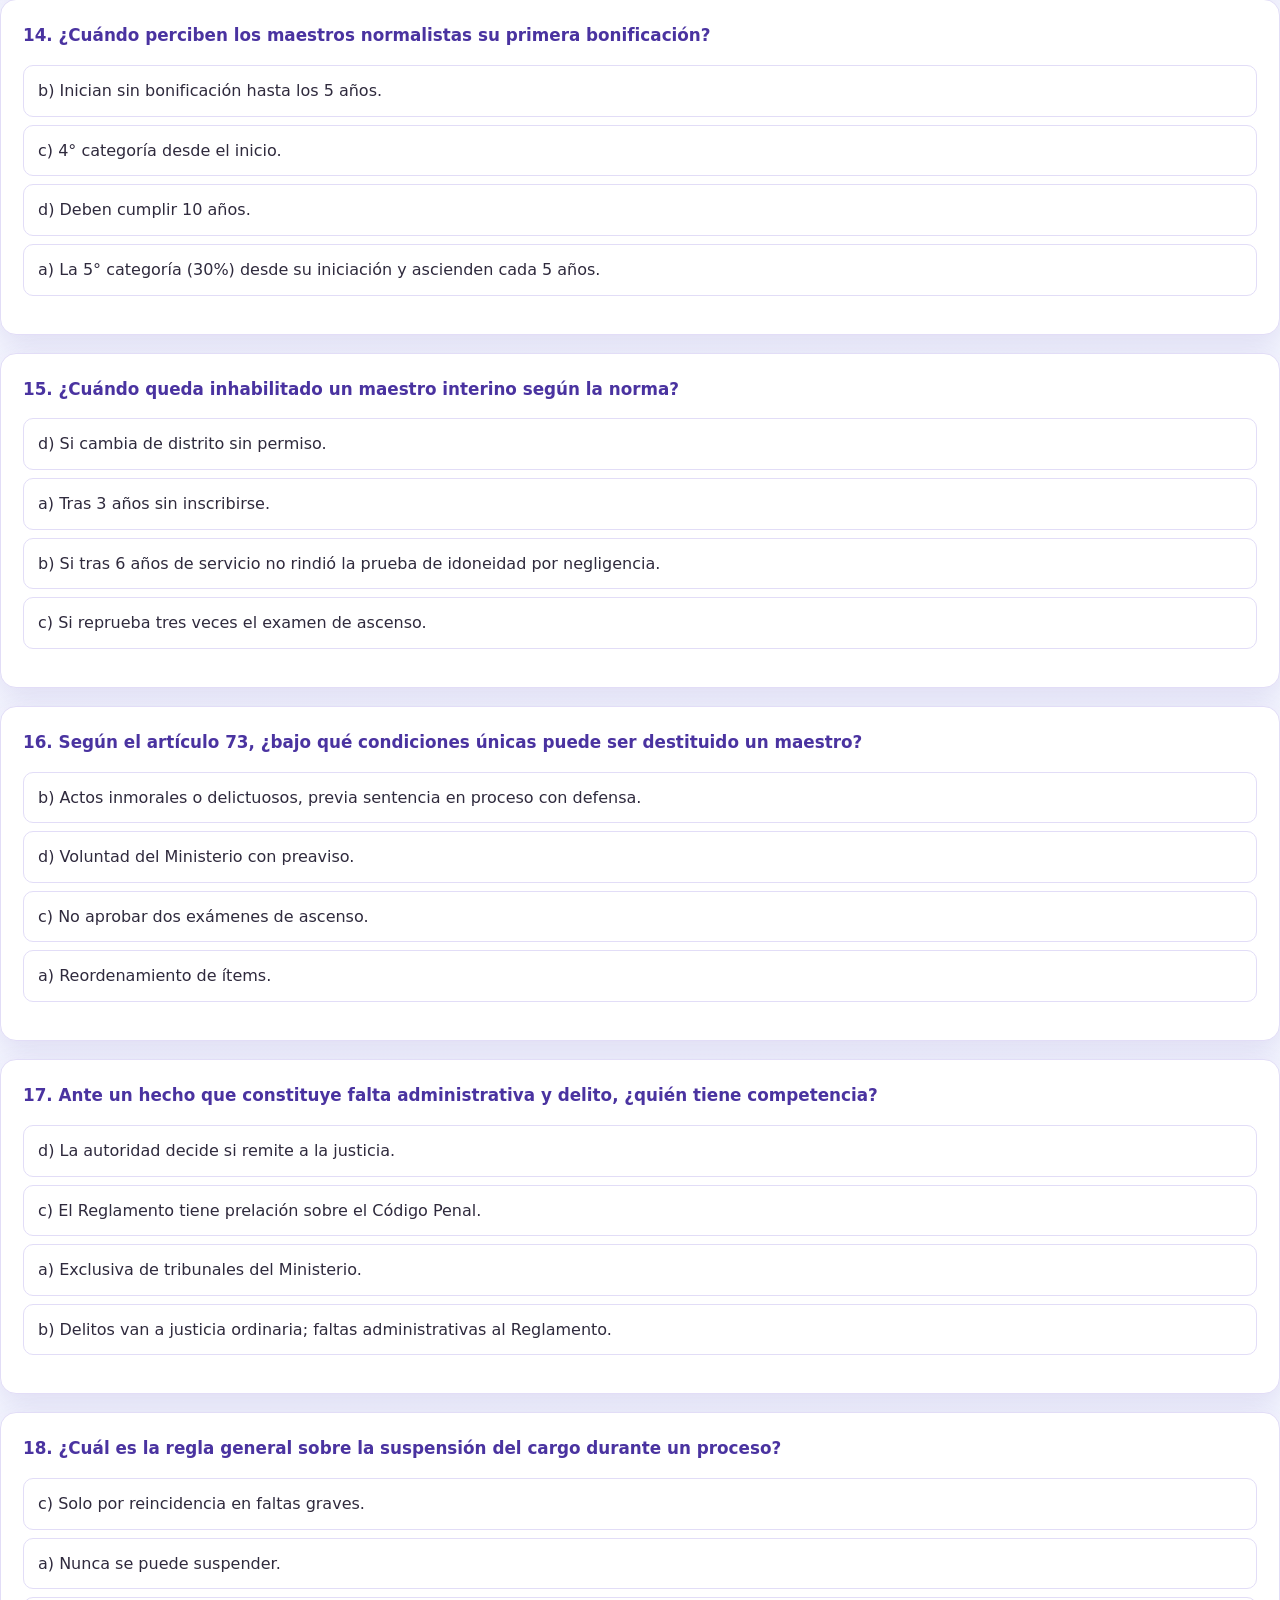
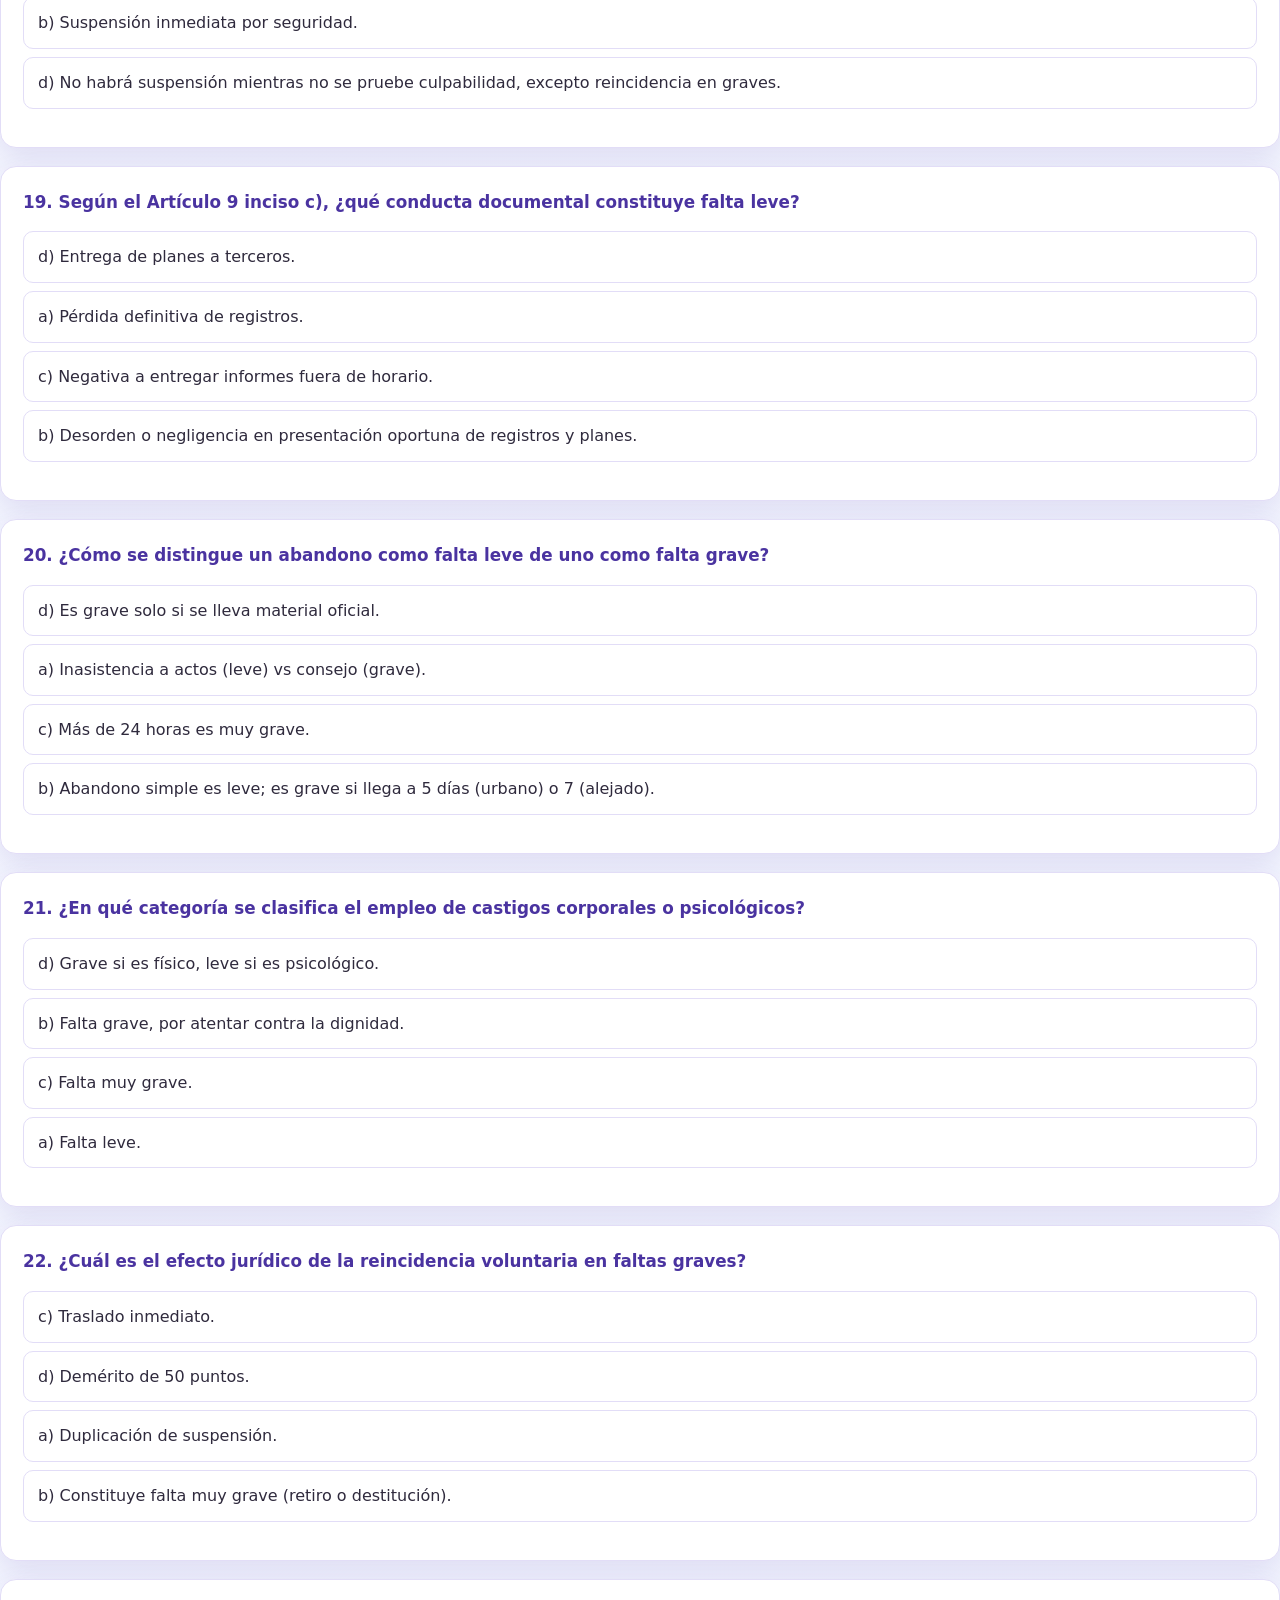
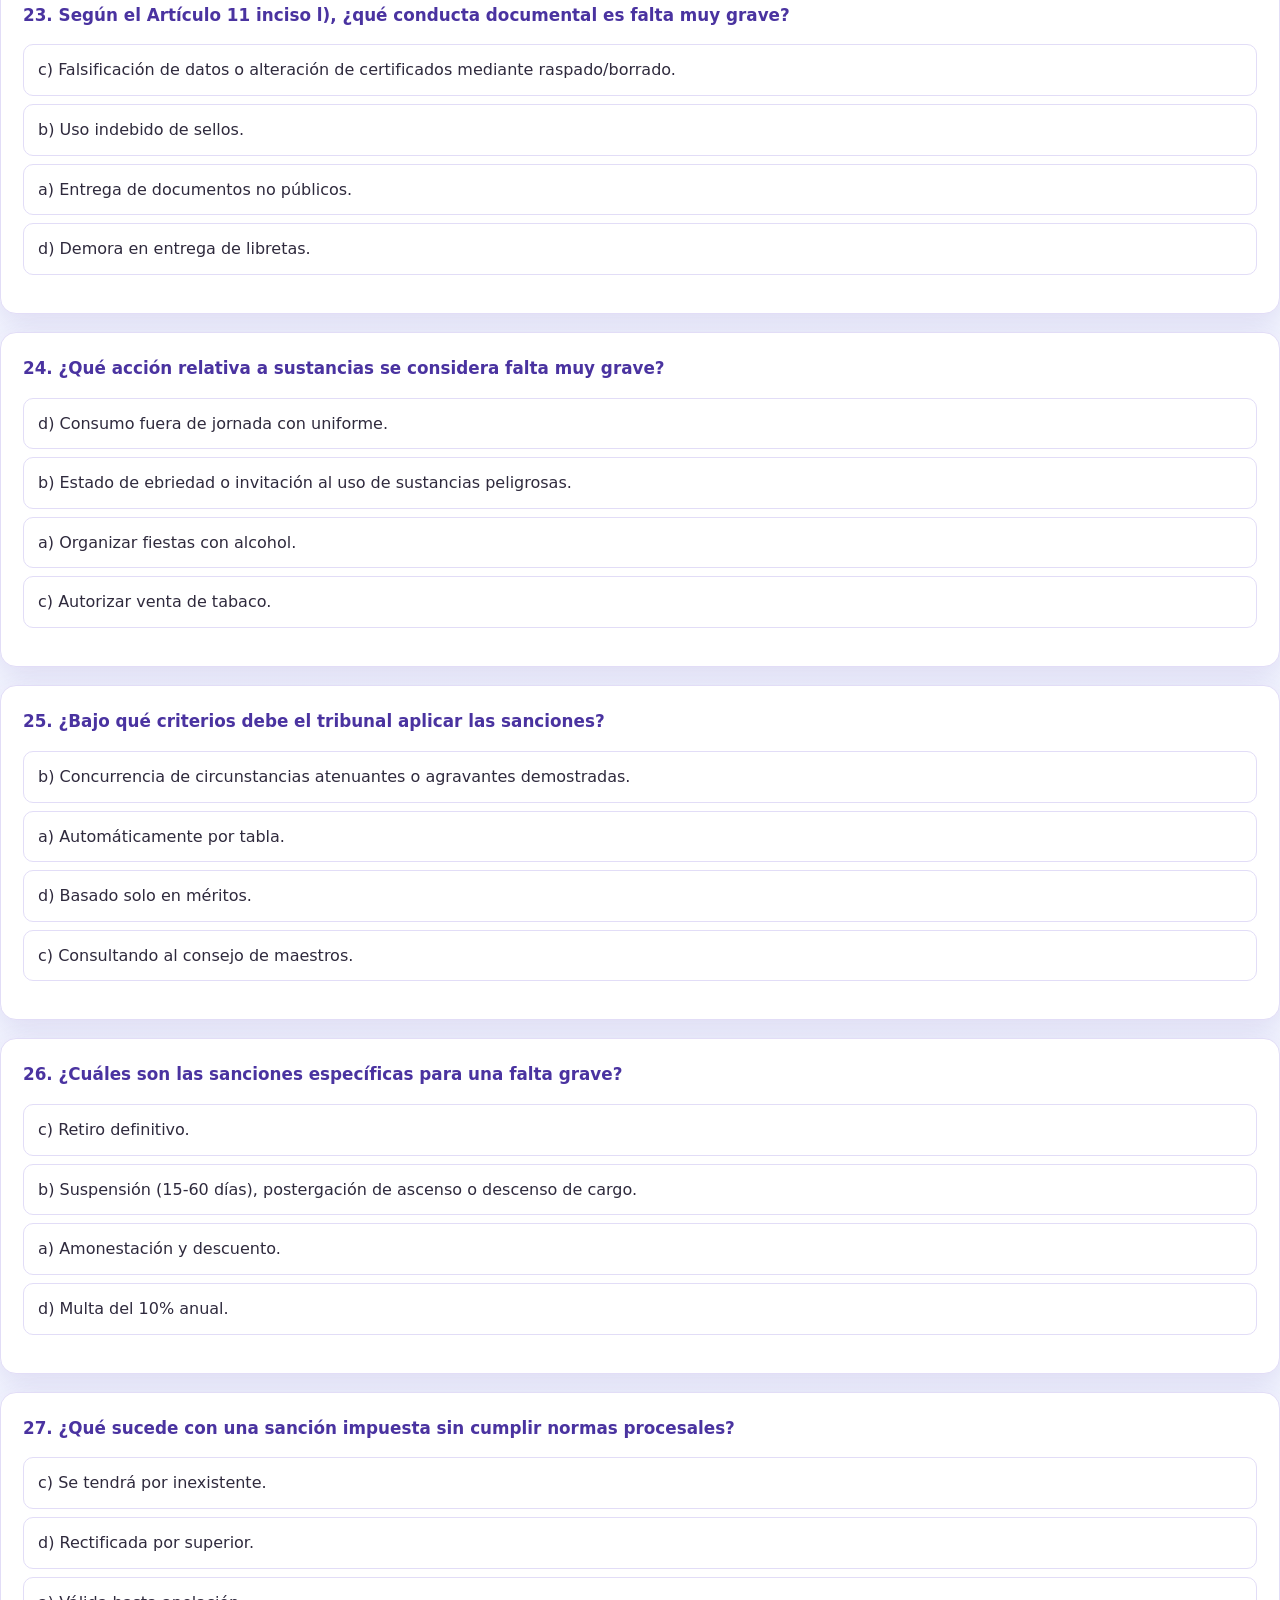
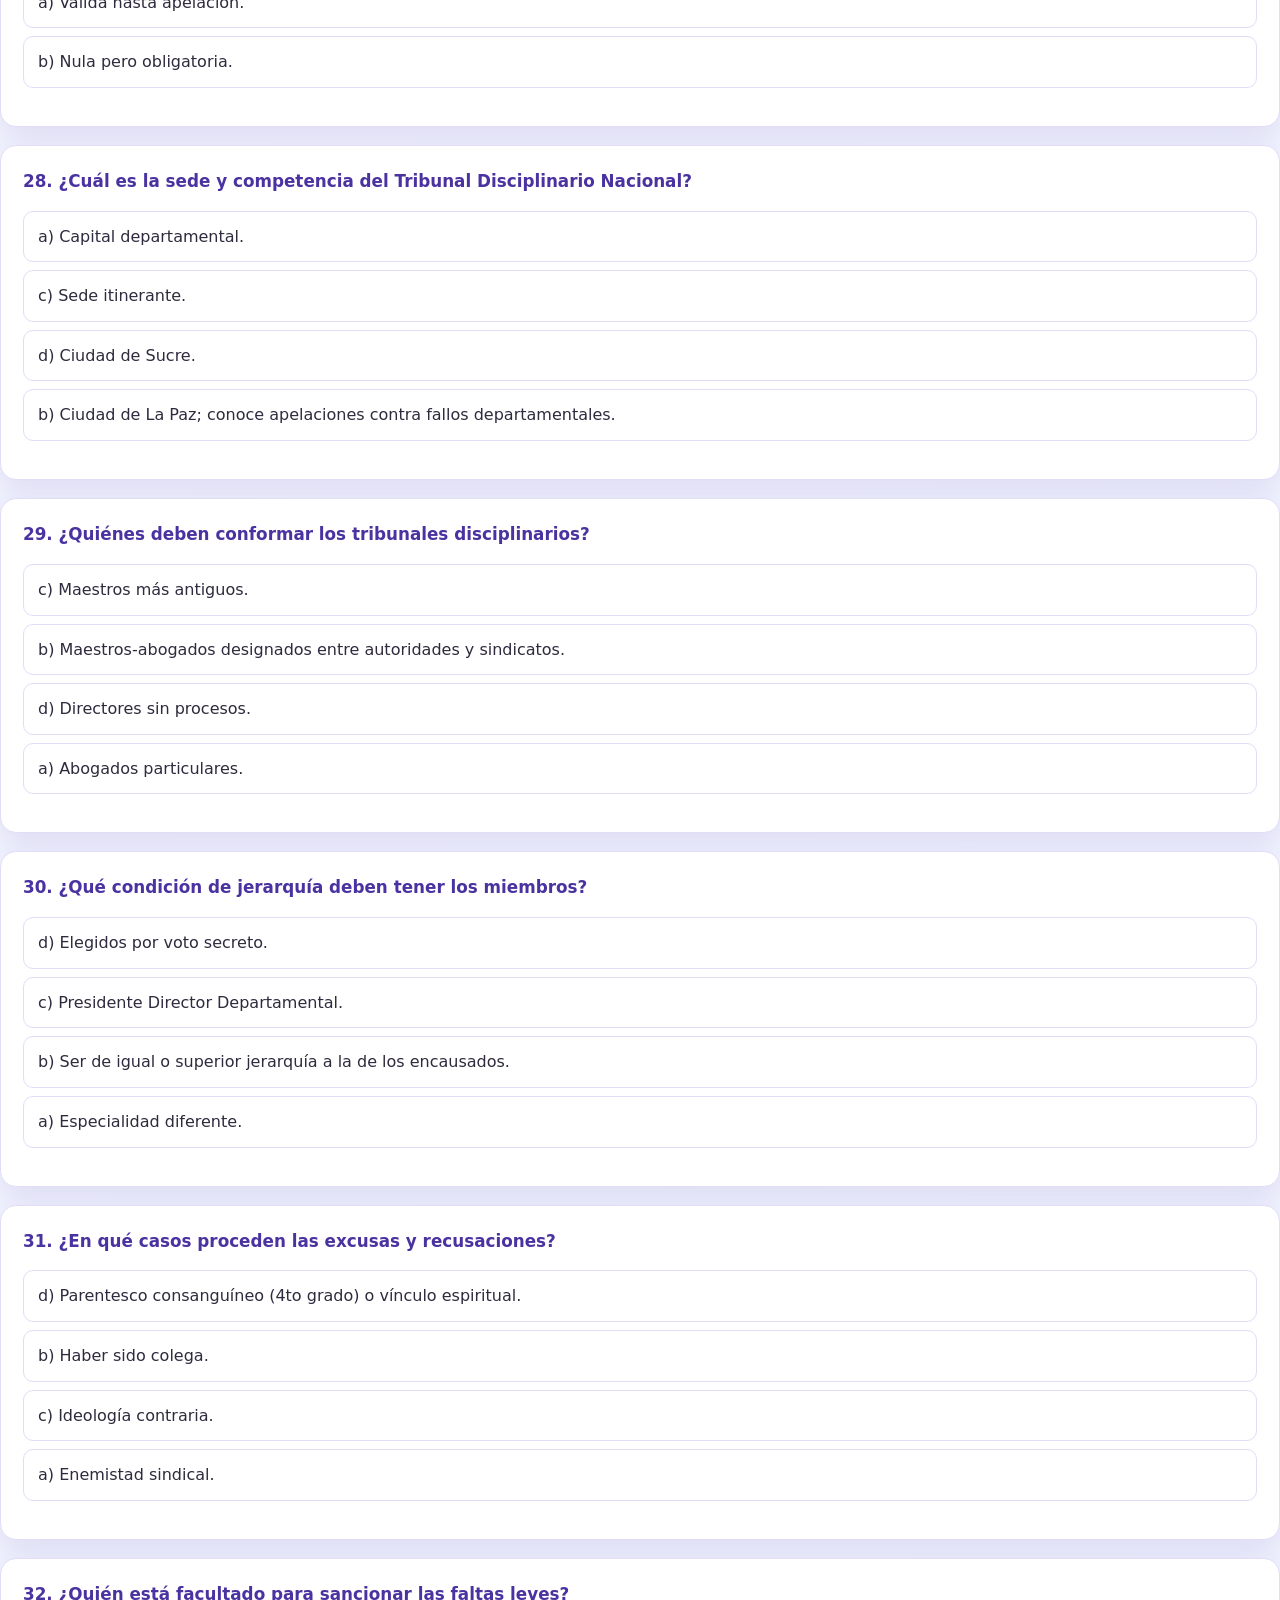
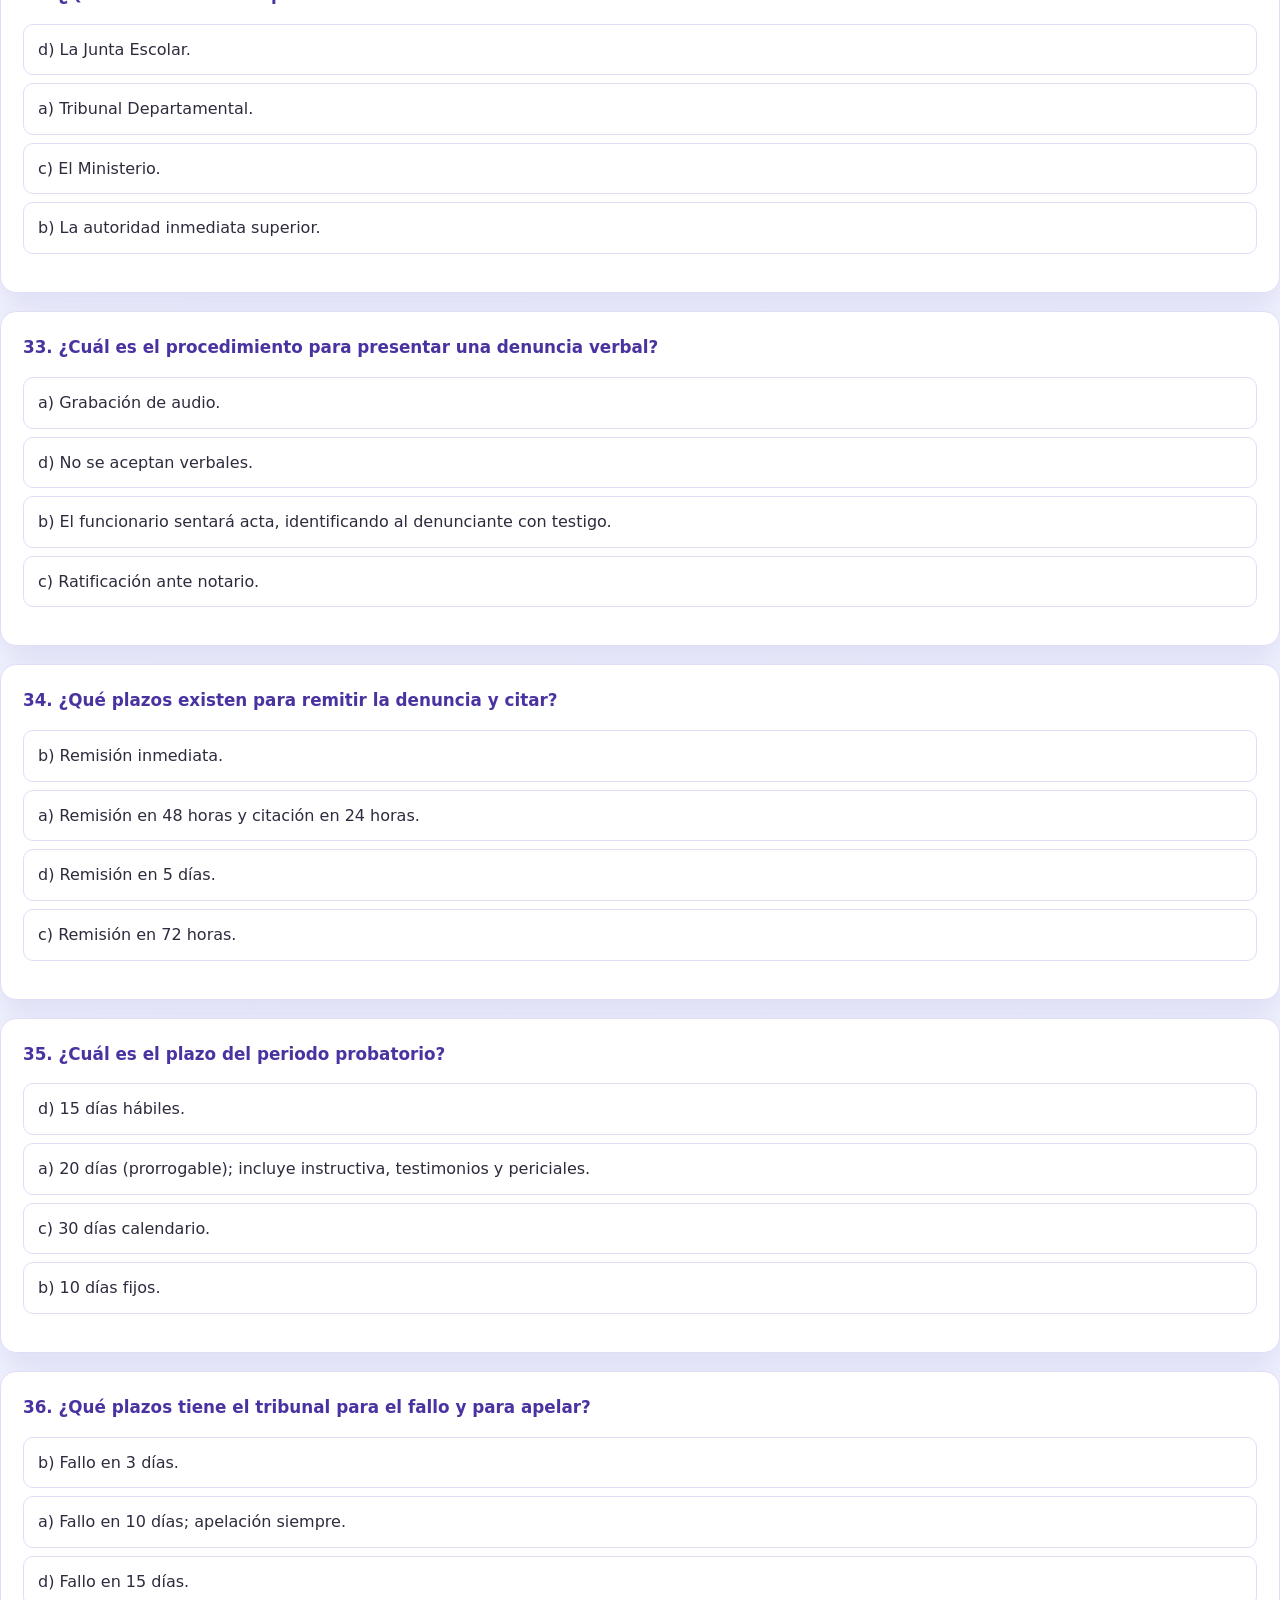
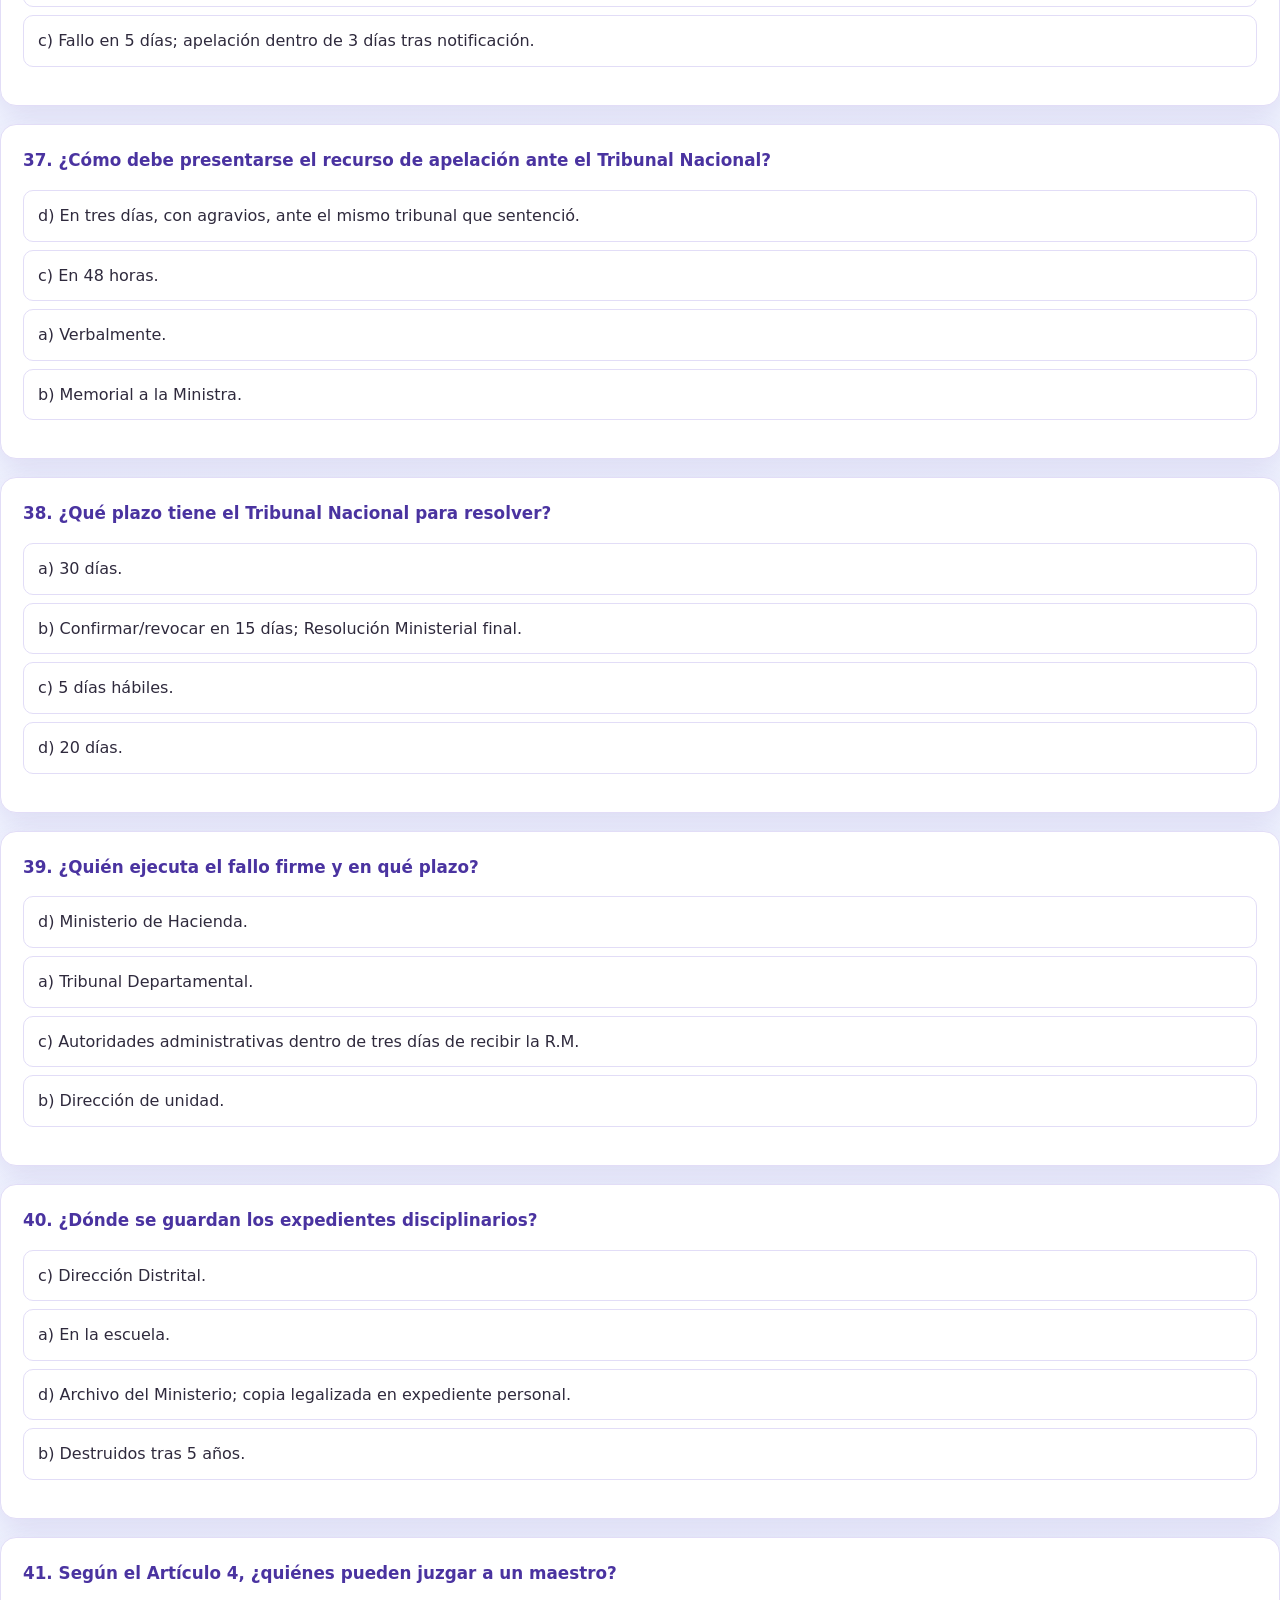
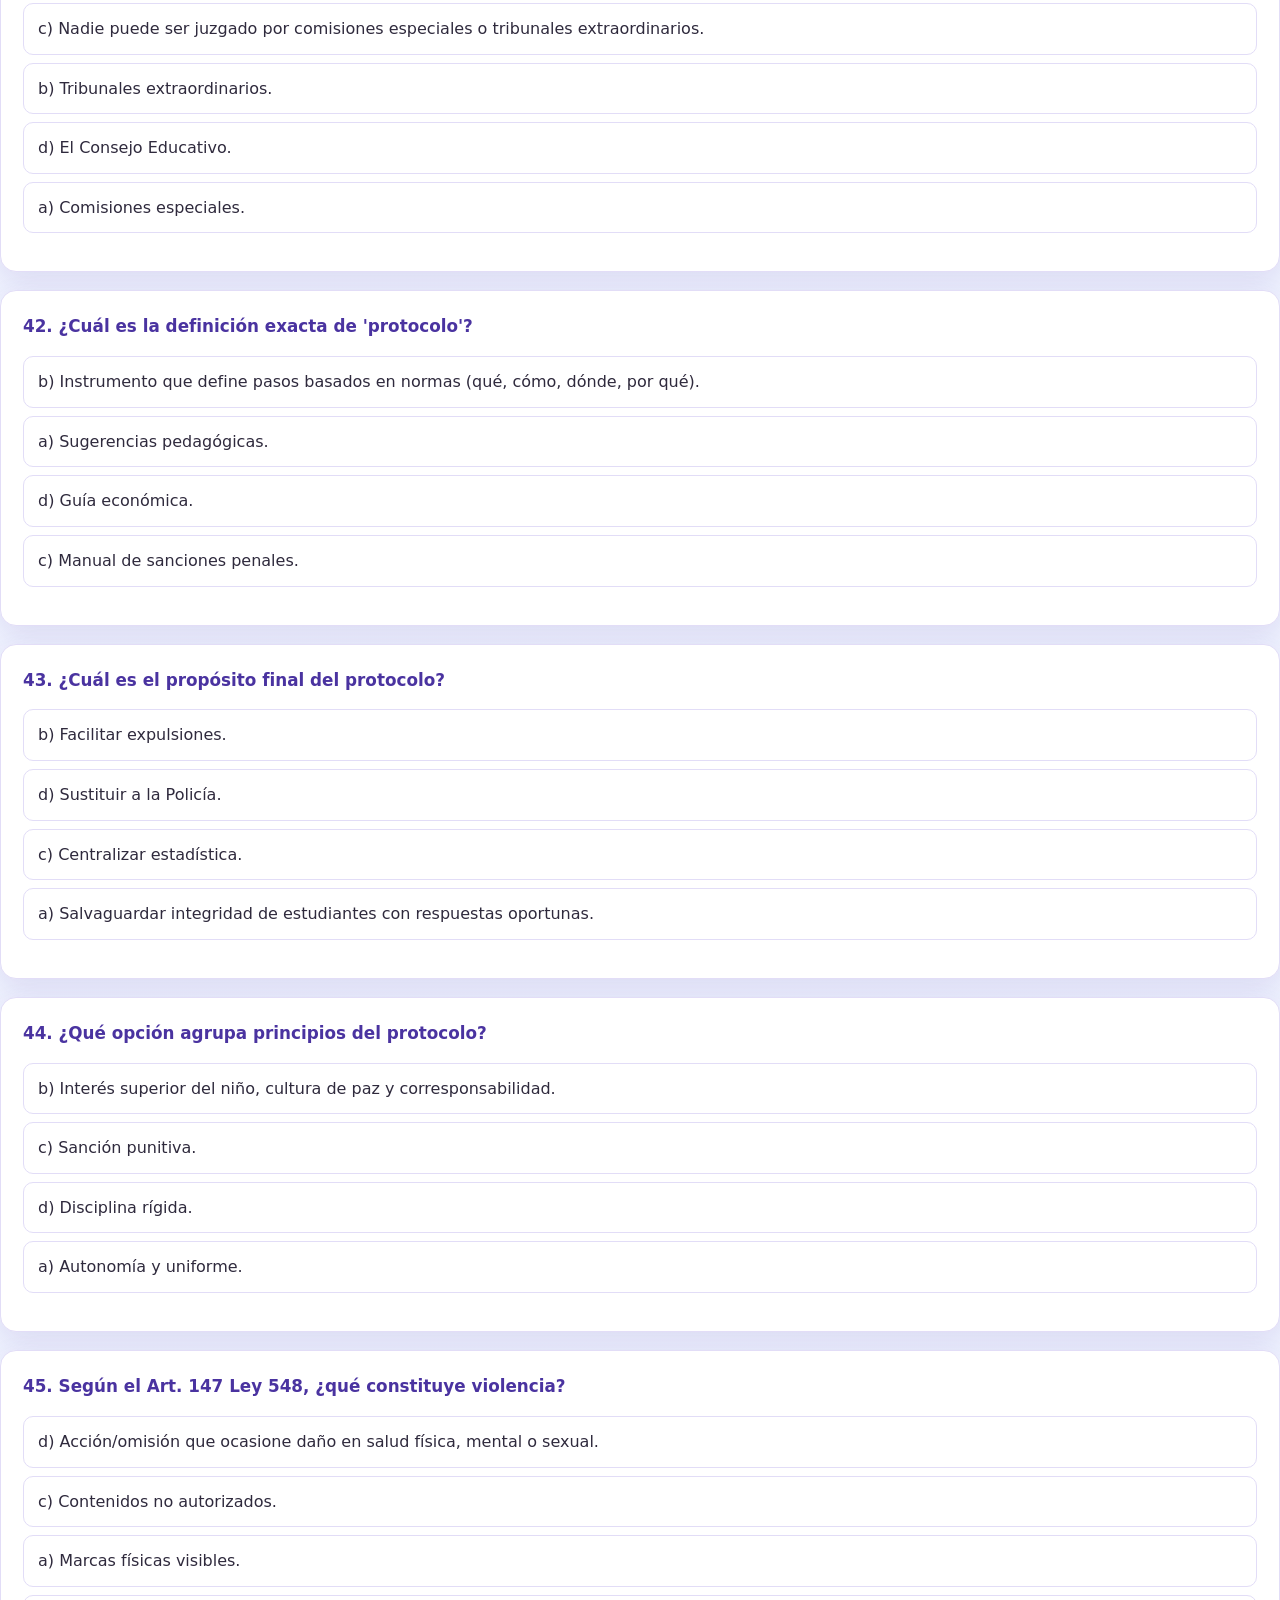
<file: Reglamento_escalafon.html>
<!DOCTYPE html>
<html lang="es">
<head>
    <meta charset="UTF-8">
    <meta name="viewport" content="width=device-width, initial-scale=1.0">
    <title>Simulador de Ascenso - Normativa Básica</title>
    <link rel="stylesheet" href="styles.css">
</head>
<body>
    <header>
        <h1>Simulador: Normativa Básica del Magisterio</h1>
        <p>Estudio interactivo: Escalafón, Faltas y Sanciones, y Protocolos</p>
    </header>

    <main id="quiz-container"></main>

    <script src="quiz-behavior.js"></script>
    <script>
        const quizData = [
            // I. REGLAMENTO DE ESCALAFÓN
            { q: "1. ¿Cuál es la definición exacta y el alcance que la norma otorga al Escalafón Nacional?", options: ["a) Registro manual y descentralizado de méritos académicos.", "b) Registro sistemático, permanente y centralizado de los datos personales y profesionales.", "c) Base de datos digital exclusiva para títulos urbanos.", "d) Catálogo nacional de cargos jerárquicos."], correct: 1, retro: "Es el instrumento técnico-administrativo centralizado de datos profesionales del magisterio." },
            { q: "2. Según el artículo 2, ¿cuáles son los objetivos de regular el ingreso y valorar los méritos?", options: ["a) Limitar el ingreso de extranjeros.", "b) Regular ingreso, garantizar continuidad, escalas de categoría/jerarquía y recompensar méritos.", "c) Establecer jubilación obligatoria a los 50 años.", "d) Definir sanciones penales por calendario."], correct: 1, retro: "Busca estimular la preparación mediante el reconocimiento de la trayectoria." },
            { q: "3. ¿Cuál es el requisito para que un maestro interino sea incorporado definitivamente como 'titular'?", options: ["a) Egresar de una Escuela Normal del Estado.", "b) 5 años de servicio y examen distrital.", "c) 10 años de servicios y aprobar examen de capacidad para título por R.S.", "d) Título de médico/abogado y 6 años de docencia."], correct: 2, retro: "La titularidad para interinos requiere una década de servicio y evaluación." },
            { q: "4. Según el artículo 11, ¿qué situación constituye una prohibición absoluta para ingresar al magisterio?", options: ["a) Padecer enfermedades graves inhabilitantes, vida inmoral o sentencia penal ejecutoriada.", "b) No haber cumplido el servicio militar.", "c) Reprobar dos veces el examen de ascenso.", "d) Ser extranjero con contrato específico."], correct: 0, retro: "La norma impide el ingreso por salud inhabilitante o antecedentes penales graves." },
            { q: "5. ¿Qué condiciones de tiempo y evaluación debe cumplir un interino para inscribirse en el Escalafón?", options: ["a) Inscripción inmediata con bachillerato.", "b) 5 años de servicio, ejercicio satisfactorio, examen de idoneidad e instrucción mínima.", "c) 10 años ininterrumpidos y documentos militares.", "d) Examen técnico al 2do año rural."], correct: 1, retro: "Se requiere un quinquenio de ejercicio evaluado satisfactoriamente." },
            { q: "6. ¿Cómo se definen las dos proyecciones complementarias de la carrera docente?", options: ["a) Ascensos por antigüedad y promociones por necesidad.", "b) Jerarquía depende de méritos/necesidad; Categoría depende de antigüedad.", "c) Basadas solo en la Ficha de Calificación anual.", "d) Exámenes obligatorios cada 5 años."], correct: 1, retro: "La jerarquía valora la función y el mérito; la categoría el tiempo de servicio." },
            { q: "7. ¿Cuál es el puntaje máximo asignado a 'Estudios y títulos profesionales'?", options: ["a) Hasta 50 puntos.", "b) Hasta 100 puntos, distribuidos según formación y postgrados.", "c) Hasta 200 puntos por Doctorado.", "d) No tiene límite fijo."], correct: 1, retro: "El sistema valora la formación académica con un techo de 100 puntos." },
            { q: "8. ¿Cuántos puntos otorga el Escalafón por el grado de 'Doctor en Pedagogía'?", options: ["a) 10 puntos.", "b) 15 puntos.", "c) 20 puntos.", "d) 5 puntos adicionales."], correct: 2, retro: "Es una de las asignaciones más altas para incentivar la superación profesional." },
            { q: "9. ¿Cómo se califica numéricamente la antigüedad en servicios efectivos?", options: ["a) 1 punto por año.", "b) 1 punto por cada trimestre de trabajo.", "c) 0.5 puntos por mes (máximo 50).", "d) 10 puntos fijos por quinquenio."], correct: 1, retro: "La antigüedad se mide trimestralmente para el cómputo de méritos." },
            { q: "10. ¿Cuál es el beneficio de antigüedad para normalistas que trabajan en fronteras?", options: ["a) 3 años por cada año efectivo.", "b) Por 2 años de servicio, derecho al cómputo de 4 años para jubilación/méritos.", "c) Bono del 50% sin afectar el récord.", "d) Ascenso automático cada 2 años."], correct: 1, retro: "Es un estímulo de doble cómputo por trabajar en zonas limítrofes." },
            { q: "11. ¿Cuál es la sanción de demérito por 'Abandono de funciones'?", options: ["a) 1 a 5 puntos.", "b) 1 a 10 puntos.", "c) 1 a 20 puntos.", "d) 5 a 15 puntos y suspensión."], correct: 2, retro: "Es considerada una de las faltas de asistencia más severas." },
            { q: "12. ¿Qué sanción se aplica por el 'Uso de castigos corporales y vejaciones'?", options: ["a) 1 a 10 puntos.", "b) 1 a 20 puntos de demérito.", "c) Descenso de dos categorías.", "d) Multa del 20% del salario."], correct: 1, retro: "Refleja la gravedad de atentar contra la integridad del estudiante." },
            { q: "13. ¿Qué porcentaje de bonificación corresponde a la 3° categoría?", options: ["a) 45%.", "b) 60% sobre el haber básico.", "c) 75%.", "d) 100%."], correct: 1, retro: "La escala asigna un 60% de bono al llegar a la tercera categoría." },
            { q: "14. ¿Cuándo perciben los maestros normalistas su primera bonificación?", options: ["a) La 5° categoría (30%) desde su iniciación y ascienden cada 5 años.", "b) Inician sin bonificación hasta los 5 años.", "c) 4° categoría desde el inicio.", "d) Deben cumplir 10 años."], correct: 0, retro: "Se premia la formación normalista otorgando el bono desde el ingreso." },
            { q: "15. ¿Cuándo queda inhabilitado un maestro interino según la norma?", options: ["a) Tras 3 años sin inscribirse.", "b) Si tras 6 años de servicio no rindió la prueba de idoneidad por negligencia.", "c) Si reprueba tres veces el examen de ascenso.", "d) Si cambia de distrito sin permiso."], correct: 1, retro: "La permanencia está condicionada a la superación profesional." },
            { q: "16. Según el artículo 73, ¿bajo qué condiciones únicas puede ser destituido un maestro?", options: ["a) Reordenamiento de ítems.", "b) Actos inmorales o delictuosos, previa sentencia en proceso con defensa.", "c) No aprobar dos exámenes de ascenso.", "d) Voluntad del Ministerio con preaviso."], correct: 1, retro: "La estabilidad laboral solo es alterable mediante proceso legal." },

            // II. REGLAMENTO DE FALTAS Y SANCIONES
            { q: "17. Ante un hecho que constituye falta administrativa y delito, ¿quién tiene competencia?", options: ["a) Exclusiva de tribunales del Ministerio.", "b) Delitos van a justicia ordinaria; faltas administrativas al Reglamento.", "c) El Reglamento tiene prelación sobre el Código Penal.", "d) La autoridad decide si remite a la justicia."], correct: 1, retro: "Se separa la responsabilidad penal de la administrativa-disciplinaria." },
            { q: "18. ¿Cuál es la regla general sobre la suspensión del cargo durante un proceso?", options: ["a) Nunca se puede suspender.", "b) Suspensión inmediata por seguridad.", "c) Solo por reincidencia en faltas graves.", "d) No habrá suspensión mientras no se pruebe culpabilidad, excepto reincidencia en graves."], correct: 3, retro: "Protege la estabilidad laboral mientras dure la investigación." },
            { q: "19. Según el Artículo 9 inciso c), ¿qué conducta documental constituye falta leve?", options: ["a) Pérdida definitiva de registros.", "b) Desorden o negligencia en presentación oportuna de registros y planes.", "c) Negativa a entregar informes fuera de horario.", "d) Entrega de planes a terceros."], correct: 1, retro: "Se sanciona la falta de cuidado administrativo en la gestión pedagógica." },
            { q: "20. ¿Cómo se distingue un abandono como falta leve de uno como falta grave?", options: ["a) Inasistencia a actos (leve) vs consejo (grave).", "b) Abandono simple es leve; es grave si llega a 5 días (urbano) o 7 (alejado).", "c) Más de 24 horas es muy grave.", "d) Es grave solo si se lleva material oficial."], correct: 1, retro: "El factor tiempo y ubicación determina el salto de gravedad." },
            { q: "21. ¿En qué categoría se clasifica el empleo de castigos corporales o psicológicos?", options: ["a) Falta leve.", "b) Falta grave, por atentar contra la dignidad.", "c) Falta muy grave.", "d) Grave si es físico, leve si es psicológico."], correct: 1, retro: "La integridad del alumno es un bien protegido con rigor." },
            { q: "22. ¿Cuál es el efecto jurídico de la reincidencia voluntaria en faltas graves?", options: ["a) Duplicación de suspensión.", "b) Constituye falta muy grave (retiro o destitución).", "c) Traslado inmediato.", "d) Demérito de 50 puntos."], correct: 1, retro: "La reincidencia eleva la falta a la categoría máxima de sanción." },
            { q: "23. Según el Artículo 11 inciso l), ¿qué conducta documental es falta muy grave?", options: ["a) Entrega de documentos no públicos.", "b) Uso indebido de sellos.", "c) Falsificación de datos o alteración de certificados mediante raspado/borrado.", "d) Demora en entrega de libretas."], correct: 2, retro: "La alteración de documentos oficiales atenta contra la fe pública." },
            { q: "24. ¿Qué acción relativa a sustancias se considera falta muy grave?", options: ["a) Organizar fiestas con alcohol.", "b) Estado de ebriedad o invitación al uso de sustancias peligrosas.", "c) Autorizar venta de tabaco.", "d) Consumo fuera de jornada con uniforme."], correct: 1, retro: "Presentarse ebrio o promover drogas es inaceptable en la docencia." },
            { q: "25. ¿Bajo qué criterios debe el tribunal aplicar las sanciones?", options: ["a) Automáticamente por tabla.", "b) Concurrencia de circunstancias atenuantes o agravantes demostradas.", "c) Consultando al consejo de maestros.", "d) Basado solo en méritos."], correct: 1, retro: "El fallo debe ser ponderado según el contexto del infractor y del hecho." },
            { q: "26. ¿Cuáles son las sanciones específicas para una falta grave?", options: ["a) Amonestación y descuento.", "b) Suspensión (15-60 días), postergación de ascenso o descenso de cargo.", "c) Retiro definitivo.", "d) Multa del 10% anual."], correct: 1, retro: "Afecta tanto la economía como la carrera profesional del docente." },
            { q: "27. ¿Qué sucede con una sanción impuesta sin cumplir normas procesales?", options: ["a) Válida hasta apelación.", "b) Nula pero obligatoria.", "c) Se tendrá por inexistente.", "d) Rectificada por superior."], correct: 2, retro: "El debido proceso es condición indispensable para la validez." },
            { q: "28. ¿Cuál es la sede y competencia del Tribunal Disciplinario Nacional?", options: ["a) Capital departamental.", "b) Ciudad de La Paz; conoce apelaciones contra fallos departamentales.", "c) Sede itinerante.", "d) Ciudad de Sucre."], correct: 1, retro: "Es la instancia de apelación nacional con sede en el gobierno." },
            { q: "29. ¿Quiénes deben conformar los tribunales disciplinarios?", options: ["a) Abogados particulares.", "b) Maestros-abogados designados entre autoridades y sindicatos.", "c) Maestros más antiguos.", "d) Directores sin procesos."], correct: 1, retro: "Se busca idoneidad pedagógica y jurídica con corresponsabilidad sindical." },
            { q: "30. ¿Qué condición de jerarquía deben tener los miembros?", options: ["a) Especialidad diferente.", "b) Ser de igual o superior jerarquía a la de los encausados.", "c) Presidente Director Departamental.", "d) Elegidos por voto secreto."], correct: 1, retro: "Garantiza un juicio por pares o superiores." },
            { q: "31. ¿En qué casos proceden las excusas y recusaciones?", options: ["a) Enemistad sindical.", "b) Haber sido colega.", "c) Ideología contraria.", "d) Parentesco consanguíneo (4to grado) o vínculo espiritual."], correct: 3, retro: "Se restringen las causales para evitar dilaciones indebidas." },
            { q: "32. ¿Quién está facultado para sancionar las faltas leves?", options: ["a) Tribunal Departamental.", "b) La autoridad inmediata superior.", "c) El Ministerio.", "d) La Junta Escolar."], correct: 1, retro: "Es una competencia administrativa directa del superior jerárquico." },
            { q: "33. ¿Cuál es el procedimiento para presentar una denuncia verbal?", options: ["a) Grabación de audio.", "b) El funcionario sentará acta, identificando al denunciante con testigo.", "c) Ratificación ante notario.", "d) No se aceptan verbales."], correct: 1, retro: "La formalización en acta garantiza la seriedad del inicio del proceso." },
            { q: "34. ¿Qué plazos existen para remitir la denuncia y citar?", options: ["a) Remisión en 48 horas y citación en 24 horas.", "b) Remisión inmediata.", "c) Remisión en 72 horas.", "d) Remisión en 5 días."], correct: 0, retro: "La celeridad es un principio procesal administrativo." },
            { q: "35. ¿Cuál es el plazo del periodo probatorio?", options: ["a) 20 días (prorrogable); incluye instructiva, testimonios y periciales.", "b) 10 días fijos.", "c) 30 días calendario.", "d) 15 días hábiles."], correct: 0, retro: "Define el tiempo y medios para demostrar la verdad de los hechos." },
            { q: "36. ¿Qué plazos tiene el tribunal para el fallo y para apelar?", options: ["a) Fallo en 10 días; apelación siempre.", "b) Fallo en 3 días.", "c) Fallo en 5 días; apelación dentro de 3 días tras notificación.", "d) Fallo en 15 días."], correct: 2, retro: "Establece términos breves para resolver la situación." },
            { q: "37. ¿Cómo debe presentarse el recurso de apelación ante el Tribunal Nacional?", options: ["a) Verbalmente.", "b) Memorial a la Ministra.", "c) En 48 horas.", "d) En tres días, con agravios, ante el mismo tribunal que sentenció."], correct: 3, retro: "El recurso se interpone ante el 'juez a quo' para su elevación." },
            { q: "38. ¿Qué plazo tiene el Tribunal Nacional para resolver?", options: ["a) 30 días.", "b) Confirmar/revocar en 15 días; Resolución Ministerial final.", "c) 5 días hábiles.", "d) 20 días."], correct: 1, retro: "La Resolución Ministerial cierra la vía administrativa." },
            { q: "39. ¿Quién ejecuta el fallo firme y en qué plazo?", options: ["a) Tribunal Departamental.", "b) Dirección de unidad.", "c) Autoridades administrativas dentro de tres días de recibir la R.M.", "d) Ministerio de Hacienda."], correct: 2, retro: "Corresponde a la administración activa dar cumplimiento." },
            { q: "40. ¿Dónde se guardan los expedientes disciplinarios?", options: ["a) En la escuela.", "b) Destruidos tras 5 años.", "c) Dirección Distrital.", "d) Archivo del Ministerio; copia legalizada en expediente personal."], correct: 3, retro: "Garantiza el registro histórico centralizado de la conducta." },
            { q: "41. Según el Artículo 4, ¿quiénes pueden juzgar a un maestro?", options: ["a) Comisiones especiales.", "b) Tribunales extraordinarios.", "c) Nadie puede ser juzgado por comisiones especiales o tribunales extraordinarios.", "d) El Consejo Educativo."], correct: 2, retro: "Garantía de juez natural y rechazo a tribunales de excepción." },

            // III. PROTOCOLO
            { q: "42. ¿Cuál es la definición exacta de 'protocolo'?", options: ["a) Sugerencias pedagógicas.", "b) Instrumento que define pasos basados en normas (qué, cómo, dónde, por qué).", "c) Manual de sanciones penales.", "d) Guía económica."], correct: 1, retro: "Es una herramienta técnica de estandarización de respuestas institucionales." },
            { q: "43. ¿Cuál es el propósito final del protocolo?", options: ["a) Salvaguardar integridad de estudiantes con respuestas oportunas.", "b) Facilitar expulsiones.", "c) Centralizar estadística.", "d) Sustituir a la Policía."], correct: 0, retro: "El fin supremo es la protección del menor y su atención eficaz." },
            { q: "44. ¿Qué opción agrupa principios del protocolo?", options: ["a) Autonomía y uniforme.", "b) Interés superior del niño, cultura de paz y corresponsabilidad.", "c) Sanción punitiva.", "d) Disciplina rígida."], correct: 1, retro: "Los principios orientan el enfoque preventivo y protector." },
            { q: "45. Según el Art. 147 Ley 548, ¿qué constituye violencia?", options: ["a) Marcas físicas visibles.", "b) Falta de respeto.", "c) Contenidos no autorizados.", "d) Acción/omisión que ocasione daño en salud física, mental o sexual."], correct: 3, retro: "Define la violencia de forma integral abarcando daño multidimensional." },
            { q: "46. ¿Cómo se manifiesta la violencia psicológica?", options: ["a) Agresiones verbales o manipulación para desvalorizar autoestima.", "b) Celdas de castigo.", "c) Conflicto de opiniones.", "d) Descuido en alimentación."], correct: 0, retro: "Se enfoca en el daño invisible pero profundo a la psiquis." },
            { q: "47. ¿Qué actos son maltrato emocional?", options: ["a) Tratos humillantes, rumores y agresiones por prejuicios.", "b) Tareas extraordinarias.", "c) Uso de uniformes.", "d) Notas reprobadas."], correct: 0, retro: "Acciones que vulneran la dignidad y la imagen social del menor." },
            { q: "48. ¿Cómo se vincula la violencia física con la tipicidad delictiva?", options: ["a) Falta leve interna.", "b) Acción intencional con daño; Art. 270 C.P. y siguientes.", "c) Conciliación distrital.", "d) Medida disciplinaria permitida."], correct: 1, retro: "Remite la violencia física al ámbito de la responsabilidad criminal." },
            { q: "49. ¿En qué consiste la violencia por omisión?", options: ["a) Exceso de tareas.", "b) Falta de pago.", "c) Omisión o descuido de adultos en obligaciones de atención.", "d) Inasistencia escolar."], correct: 2, retro: "Se castiga la inacción de quienes deben proteger al menor." },
            { q: "50. ¿Cuál es un ejemplo de violencia por omisión?", options: ["a) Recreos sin vigilancia o falta de seguimiento a NEE.", "b) Limpieza de pupitres.", "c) Excursiones autorizadas.", "d) Prohibir celulares."], correct: 0, retro: "Situaciones de abandono de custodia dentro del recinto escolar." }
        ];
        shuffleOptions(quizData);

        const container = document.getElementById('quiz-container');

        quizData.forEach((item, index) => {
            const card = document.createElement('div');
            card.className = 'question-card';
            card.innerHTML = `<div class="question-text">${item.q}</div>`;
            
            const list = document.createElement('ul');
            list.className = 'options';
            
            item.options.forEach((opt, optIdx) => {
                const li = document.createElement('li');
                li.innerText = opt;
                li.onclick = () => {
                    const allOptions = list.querySelectorAll('li');
                    allOptions.forEach(l => l.style.pointerEvents = 'none');
                    
                    const feedback = document.getElementById(`feed-${index}`);
                    feedback.style.display = 'block';
                    
                    if (optIdx === item.correct) {
                        feedback.innerText = "¡Correcto! " + item.retro;
                        feedback.className = 'feedback correct';
                        li.classList.add('selected-correct');
                    } else {
                        feedback.innerText = "¡Incorrrecto!";
                        feedback.className = 'feedback incorrect';
                        li.classList.add('selected-incorrect');
                    }
                };
                list.appendChild(li);
            });
            
            card.appendChild(list);
            const feedDiv = document.createElement('div');
            feedDiv.id = `feed-${index}`;
            feedDiv.className = 'feedback';
            card.appendChild(feedDiv);
            container.appendChild(card);
        });
    </script>
</body>
</html>
</file>
<file: styles.css>
:root {
  --primary-color: #6a4dbf;
  --primary-dark: #4a33a0;
  --accent-color: #ffb703;
  --accent-soft: #fff3cd;
  --success-color: #2e8b57;
  --error-color: #d64545;
  --bg-color: #f6f8ff;
  --surface-color: #ffffff;
  --text-color: #2f2a3d;
  --muted-color: #6f6880;
  --border-color: #e2ddf7;
  --shadow: 0 12px 30px rgba(74, 51, 160, 0.12);
}

* {
  box-sizing: border-box;
}

body {
  margin: 0;
  font-family: 'Segoe UI', system-ui, -apple-system, sans-serif;
  background: linear-gradient(135deg, #f7f8ff 0%, #eef2ff 100%);
  color: var(--text-color);
  line-height: 1.6;
  overflow-x: hidden;
}

.welcome-banner {
  max-width: 980px;
  margin: 0 auto;
  padding: 0;
  overflow: hidden;
  transition: all 0.6s ease;
  background: linear-gradient(135deg, #0072ff 0%, #00c6ff 100%);
  border-radius: 0 0 24px 24px;
}

.welcome-banner-content {
  position: relative;
  display: grid;
  align-items: end;
  overflow: hidden;
  background: linear-gradient(135deg, #0072ff 0%, #00c6ff 100%);
}

.welcome-banner-content::after {
  content: "";
  position: absolute;
  inset: 0;
  background: linear-gradient(180deg, rgba(0, 0, 0, 0.05) 0%, rgba(0, 0, 0, 0.4) 100%);
}

.welcome-banner-text {
  position: relative;
  z-index: 1;
  padding: 14px 32px;
  text-align: center;
  color: #fff;
}

.welcome-banner-text h2 {
  margin: 0 0 6px;
  color: #fff;
  font-size: clamp(1rem, 3vw, 2rem);
  font-weight: 900;
}

.welcome-banner-text p {
  max-width: 560px;
  margin: 0 auto 6px;
  font-size: clamp(0.5rem, 1.5vw, 0.7rem);
  font-weight: 800;
}

.welcome-banner-text strong {
  display: inline-block;
  color: var(--accent-color);
  font-size: clamp(0.6rem, 2vw, 0.9rem);
  font-weight: 900;
}

.pc-doctor-title {
  font-size: clamp(1.75rem, 6vw, 3.5rem);
  font-weight: 900;
  color: #ff0000;
  -webkit-text-stroke: 2px #ffffff;
  text-stroke: 2px #ffffff;
  text-shadow: 2px 2px 4px rgba(0, 0, 0, 0.5);
  letter-spacing: 2px;
  margin-bottom: 4px;
  line-height: 1.1;
}

.welcome-subtitle {
  font-size: clamp(1rem, 3vw, 1.4rem) !important;
  font-weight: 800 !important;
  color: #ffb703 !important;
  margin-bottom: 3px !important;
}

.welcome-desc {
  font-size: clamp(0.45rem, 1.3vw, 0.6rem) !important;
  font-weight: 600 !important;
  color: #e0e0e0 !important;
  margin-bottom: 5px !important;
}

.welcome-elaborado {
  font-size: clamp(0.4rem, 1vw, 0.5rem) !important;
  font-weight: 500 !important;
  color: #cccccc !important;
  margin-bottom: 2px !important;
}

.welcome-profesor {
  font-size: clamp(1rem, 3vw, 1.4rem) !important;
  font-weight: 800 !important;
  color: #ffffff !important;
  margin-bottom: 5px !important;
}

.welcome-contacto {
  font-size: clamp(0.45rem, 1.3vw, 0.55rem) !important;
  font-weight: 600 !important;
  color: #aaddff !important;
  margin-bottom: 1px !important;
}

.welcome-celular {
  font-size: clamp(0.45rem, 1.3vw, 0.55rem) !important;
  font-weight: 600 !important;
  color: #aaddff !important;
  margin-bottom: 0 !important;
}

.top-nav,
.bottom-nav {
  position: fixed;
  left: 0;
  right: 0;
  z-index: 1000;
  display: flex;
  justify-content: center;
  flex-wrap: wrap;
  gap: 10px;
  padding: 12px 16px;
  background: rgba(255, 255, 255, 0.95);
  backdrop-filter: blur(8px);
  box-shadow: 0 4px 16px rgba(74, 51, 160, 0.12);
}

.top-nav {
  top: 0;
}

.bottom-nav {
  bottom: 0;
  border-top: 1px solid var(--border-color);
}

.top-nav .btn,
.bottom-nav .btn {
  padding: 8px 12px;
  font-size: 0.95rem;
}

.page,
.container,
.contenedor {
  max-width: 980px;
  margin: 0 auto;
  padding: 28px 20px 48px;
}

header,
.hero {
  background: linear-gradient(135deg, var(--primary-color) 0%, var(--primary-dark) 100%);
  color: #fff;
  padding: 40px 20px 48px;
  text-align: center;
  border-radius: 0 0 24px 24px;
}

h1, h2, h3 {
  color: var(--primary-dark);
  margin-top: 0;
}

h1 {
  font-size: clamp(1.7rem, 3vw, 2.4rem);
  margin-bottom: 10px;
}

.main-title {
  text-align: center;
  font-weight: 800;
  letter-spacing: 0.02em;
  margin-bottom: 12px;
}

header h1,
hero h1 {
  color: #fff;
}

p {
  line-height: 1.6;
}

.subtitle {
  text-align: center;
  color: var(--muted-color);
  margin-bottom: 24px;
  font-size: 1.05rem;
}

.question-counter {
  font-size: 0.9rem;
  font-weight: 700;
  color: var(--primary-color);
  margin-bottom: 8px;
}

.question-title {
  font-weight: 700;
  font-size: 1.05rem;
  margin-bottom: 12px;
  color: var(--primary-dark);
}

.question-text {
  font-weight: 700;
  font-size: 1.05rem;
  margin-bottom: 12px;
  color: var(--primary-dark);
}

.question-block {
  margin-bottom: 24px;
  padding: 18px;
  border: 1px solid var(--border-color);
  border-radius: 14px;
  background: var(--surface-color);
  box-shadow: 0 6px 16px rgba(74, 51, 160, 0.06);
}

.options {
  display: grid;
  gap: 8px;
}

.options li {
  list-style: none;
  padding: 12px 14px;
  border: 1px solid var(--border-color);
  border-radius: 10px;
  cursor: pointer;
  background: #fff;
  transition: 0.2s ease;
}

.options li:hover {
  border-color: var(--primary-color);
  background: var(--accent-soft);
  transform: translateY(-1px);
}

.options label,
.option-label {
  display: block;
  padding: 12px 14px;
  border: 1px solid var(--border-color);
  border-radius: 10px;
  cursor: pointer;
  background: #fff;
  transition: 0.2s ease;
}

.options label:hover,
.option-label:hover {
  border-color: var(--primary-color);
  background: var(--accent-soft);
  transform: translateY(-1px);
}

input[type="radio"] {
  margin-right: 10px;
  accent-color: var(--primary-color);
}

ul {
  padding-left: 0;
  list-style: none;
}

a {
  color: var(--primary-color);
  text-decoration: none;
}

a:hover {
  color: var(--primary-dark);
  text-decoration: underline;
}

.card,
.question-card,
.panel {
  background: var(--surface-color);
  border: 1px solid var(--border-color);
  border-radius: 16px;
  box-shadow: var(--shadow);
  padding: 22px;
  margin-bottom: 18px;
}

.cards-grid {
  display: grid;
  grid-template-columns: repeat(auto-fit, minmax(240px, 1fr));
  gap: 20px;
  margin-top: 24px;
}

.theme-card {
  display: block;
  background: var(--surface-color);
  border: 1px solid var(--border-color);
  border-radius: 18px;
  overflow: hidden;
  box-shadow: var(--shadow);
  transition: transform 0.2s ease, box-shadow 0.2s ease;
  color: var(--text-color);
  text-decoration: none;
}

.theme-card:hover {
  transform: translateY(-4px);
  box-shadow: 0 16px 32px rgba(74, 51, 160, 0.18);
  text-decoration: none;
}

.theme-card img {
  width: 100%;
  height: 180px;
  object-fit: cover;
  display: block;
}

.theme-card-content {
  padding: 16px 18px 20px;
}

.theme-card-content h2 {
  margin: 0 0 8px;
  font-size: 1.15rem;
  color: var(--error-color);
  text-align: center;
}

.theme-card-content p {
  margin: 0;
  color: var(--muted-color);
}

.option-item {
  margin-bottom: 10px;
}

.option-label {
  display: block;
  padding: 12px 14px;
  border: 1px solid var(--border-color);
  border-radius: 10px;
  cursor: pointer;
  background: #fff;
  transition: 0.2s ease;
}

.option-label:hover {
  border-color: var(--primary-color);
  background: var(--accent-soft);
  transform: translateY(-1px);
}

button,
.btn {
  background: linear-gradient(135deg, var(--primary-color) 0%, var(--primary-dark) 100%);
  color: #fff;
  border: none;
  padding: 10px 16px;
  border-radius: 999px;
  cursor: pointer;
  transition: transform 0.2s ease, box-shadow 0.2s ease;
  box-shadow: 0 8px 16px rgba(74, 51, 160, 0.2);
}

button:hover,
.btn:hover {
  transform: translateY(-2px);
  box-shadow: 0 10px 20px rgba(74, 51, 160, 0.24);
}

.feedback {
  margin-top: 12px;
  padding: 12px 14px;
  border-radius: 10px;
  display: none;
}

.feedback.correct {
  display: block;
  background: #ebf9f1;
  color: var(--success-color);
  border: 1px solid #cdebd8;
}

.feedback.incorrect {
  display: block;
  background: #fff1f1;
  color: var(--error-color);
  border: 1px solid #f7d1d1;
}

.score,
#score-container,
#resumen,
#results,
.score-box {
  background: linear-gradient(135deg, #ffffff 0%, #f6f2ff 100%);
  border: 1px solid var(--border-color);
  border-radius: 14px;
  padding: 14px 16px;
  margin-top: 20px;
  font-weight: 700;
  color: var(--primary-dark);
}

@media (max-width: 900px) {
  .container,
  .page,
  .contenedor {
    padding: 22px 14px 40px;
  }

  .question-block {
    padding: 16px;
  }
}

@media (max-width: 768px) {
  body {
    padding-bottom: 110px;
  }

  .top-nav,
  .bottom-nav {
    gap: 8px;
    padding: 10px 12px;
  }

  .top-nav .btn,
  .bottom-nav .btn {
    padding: 8px 10px;
    font-size: 0.9rem;
    flex: 1 1 calc(50% - 8px);
    text-align: center;
  }

  .container,
  .page,
  .contenedor {
    padding: 16px 12px 36px;
  }

  .question-block {
    padding: 14px;
    margin-bottom: 16px;
  }

  .question-title {
    font-size: 1rem;
    line-height: 1.45;
    overflow-wrap: anywhere;
  }

  .options {
    gap: 10px;
  }

  .options label,
  .option-label {
    display: flex;
    align-items: flex-start;
    gap: 8px;
    padding: 12px;
    font-size: 0.95rem;
    line-height: 1.45;
    overflow-wrap: anywhere;
    word-break: break-word;
  }

  input[type="radio"] {
    margin: 3px 0 0;
    flex-shrink: 0;
  }

  .cards-grid {
    grid-template-columns: 1fr;
    gap: 16px;
  }

  .theme-card img {
    height: 160px;
  }
}

@media (max-width: 480px) {
  body {
    padding-bottom: 150px;
  }

  .top-nav .btn,
  .bottom-nav .btn {
    flex-basis: 100%;
  }

  .container,
  .page,
  .contenedor {
    padding: 14px 10px 32px;
  }

  .question-block,
  .card,
  .question-card,
  .panel {
    padding: 12px;
  }

  .question-title {
    font-size: 0.96rem;
  }

  .options label,
  .option-label {
    padding: 10px;
    font-size: 0.92rem;
  }
}
</file>
